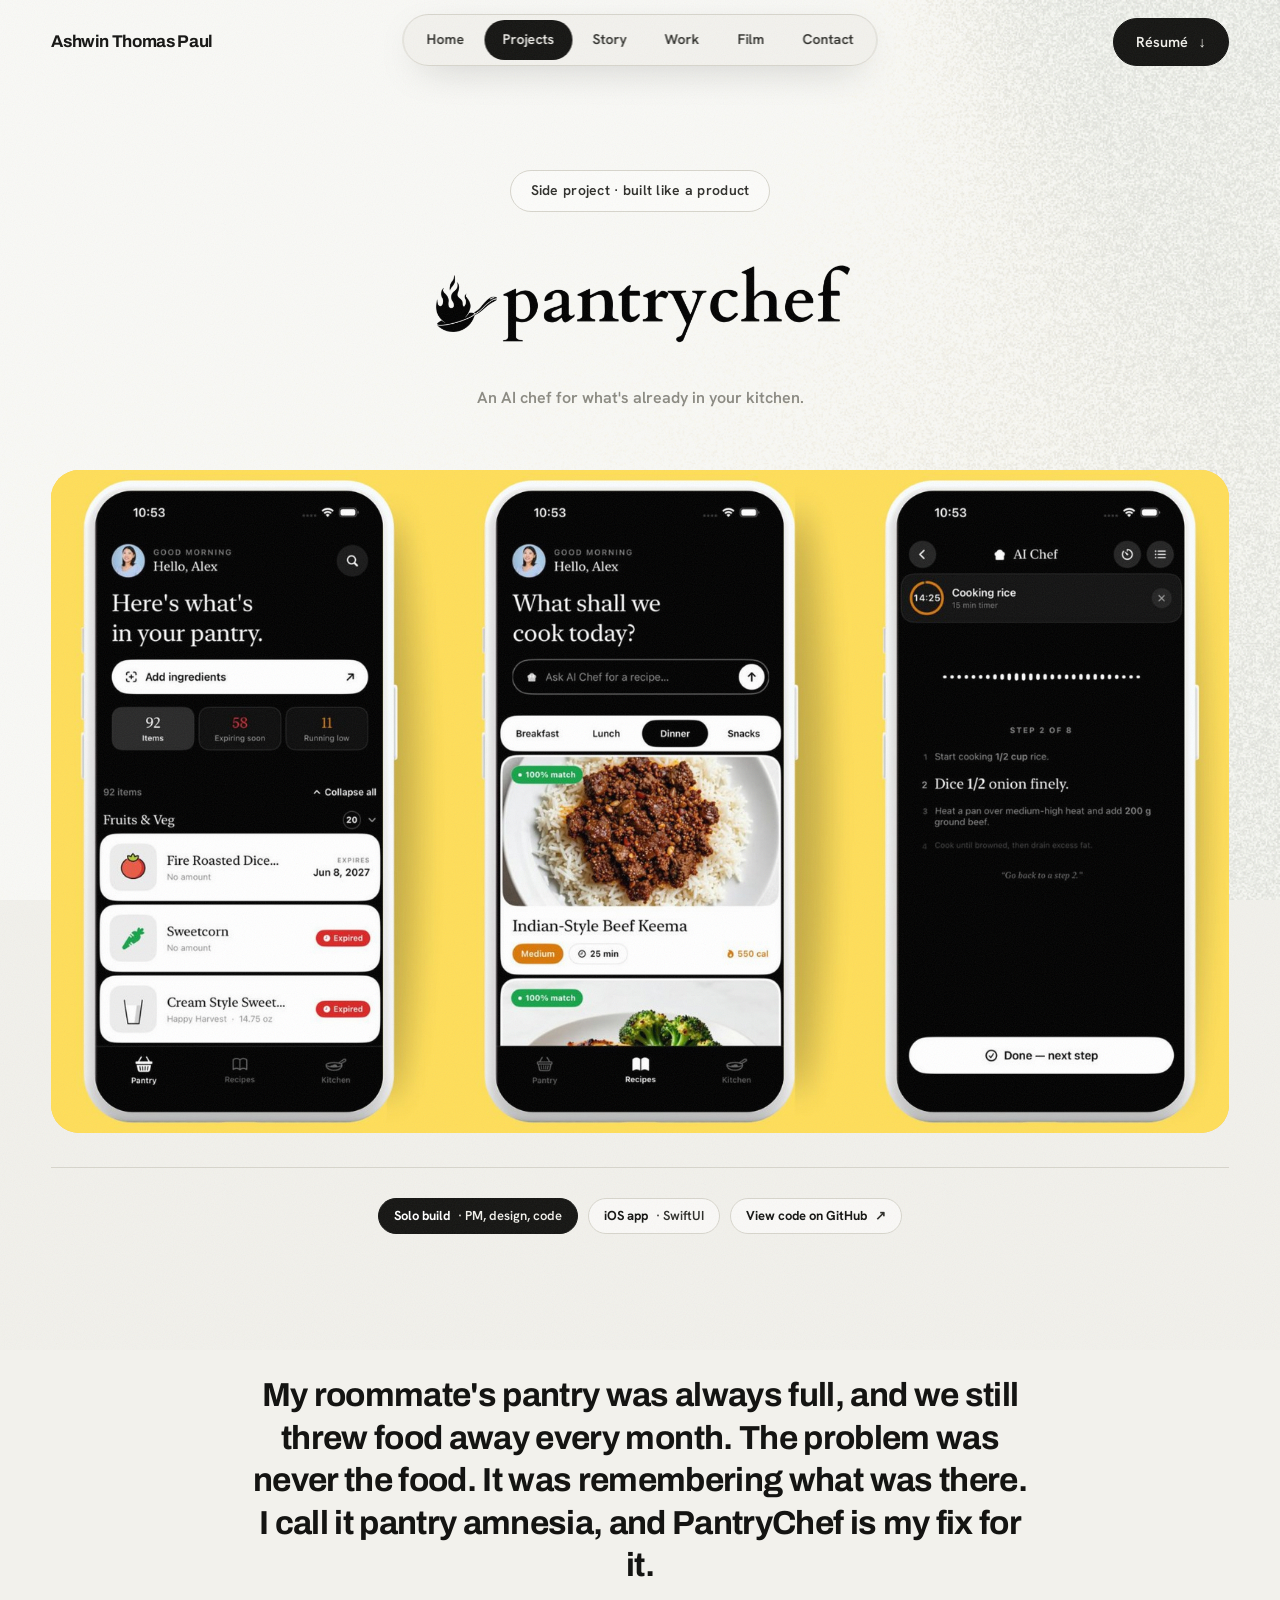
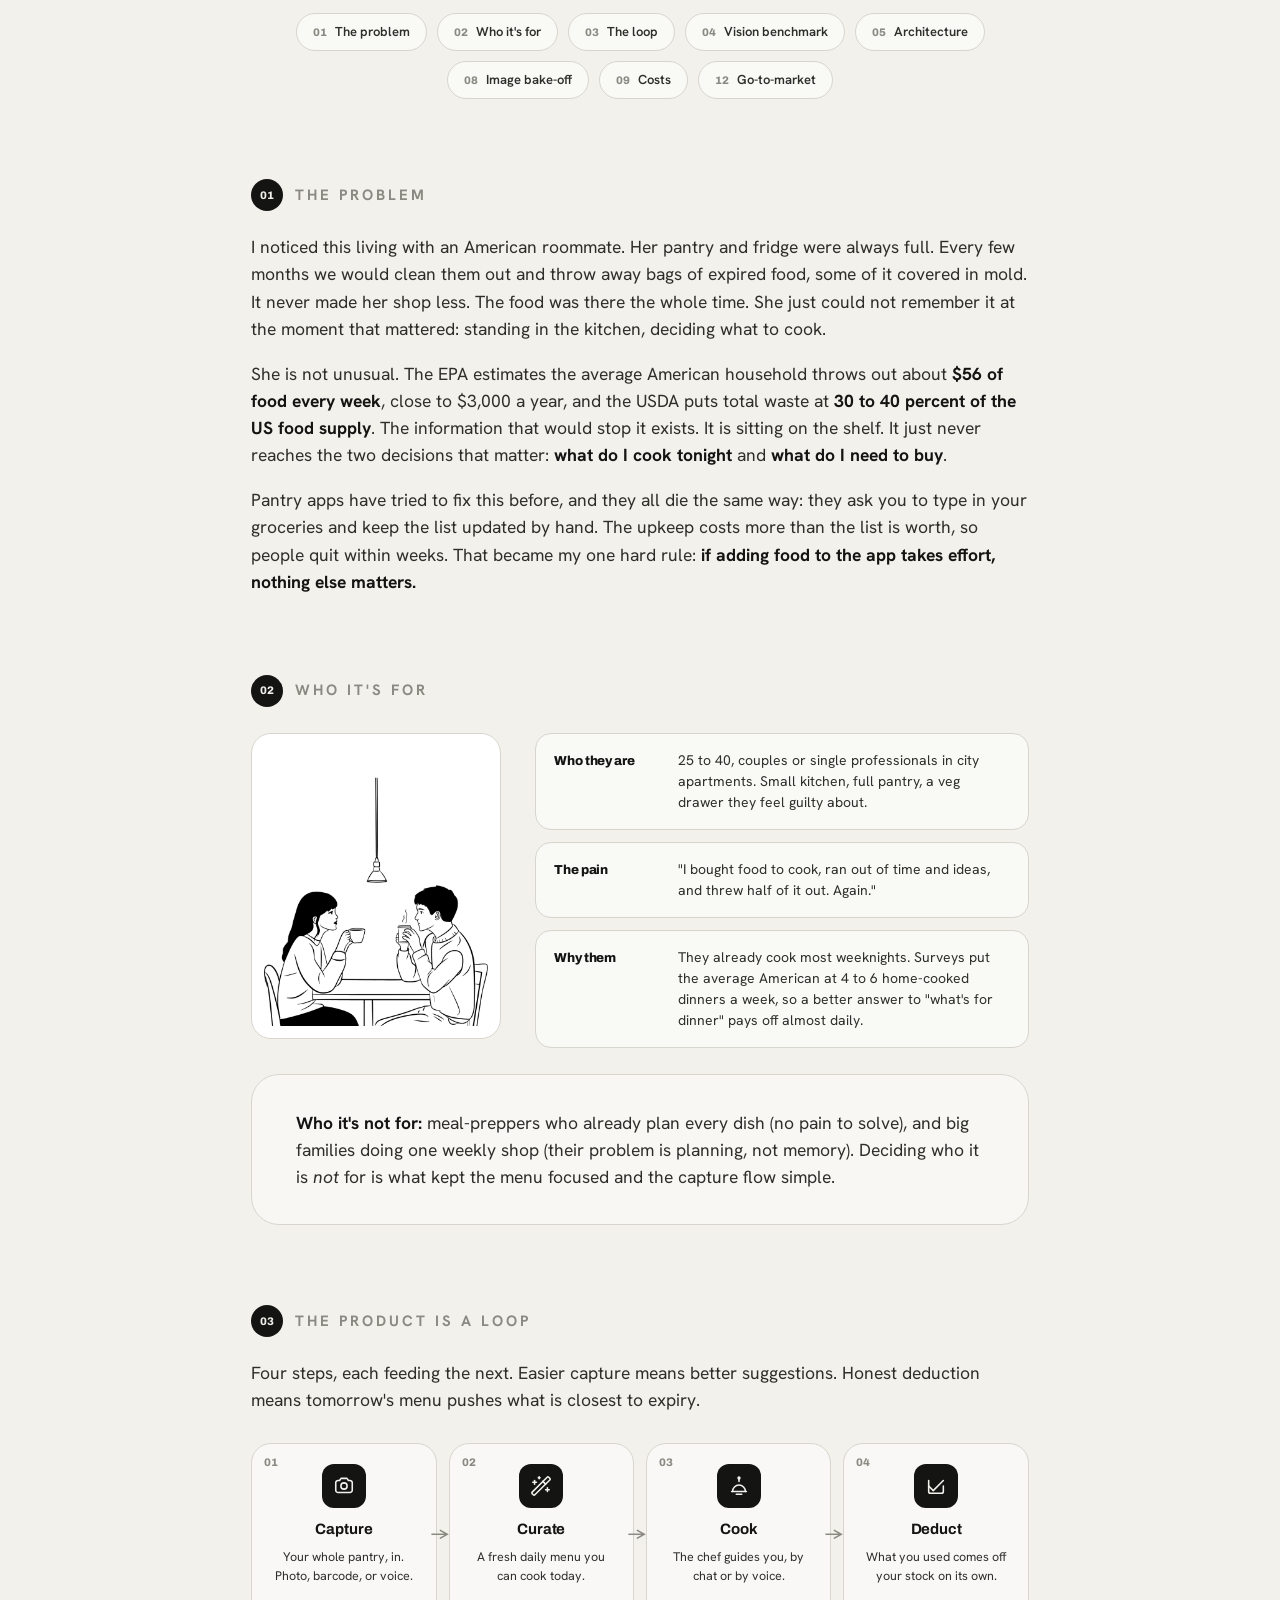
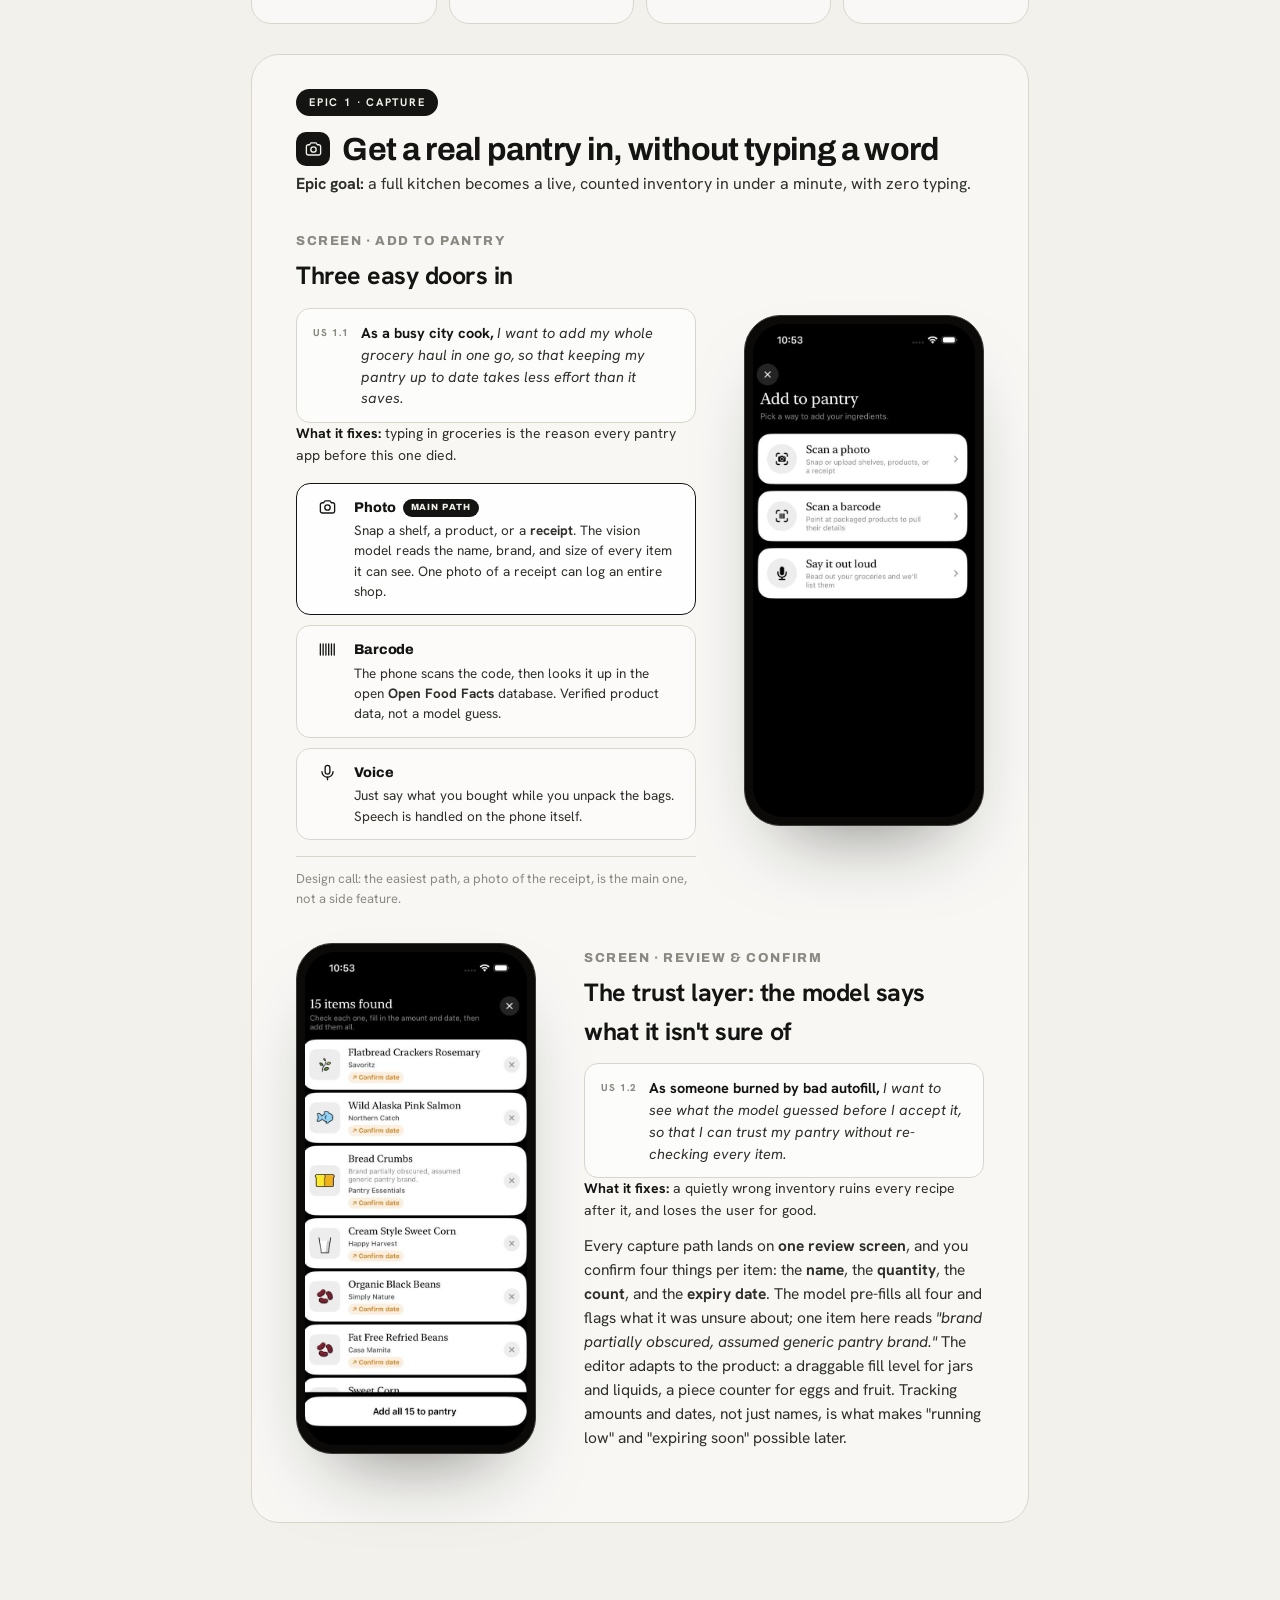
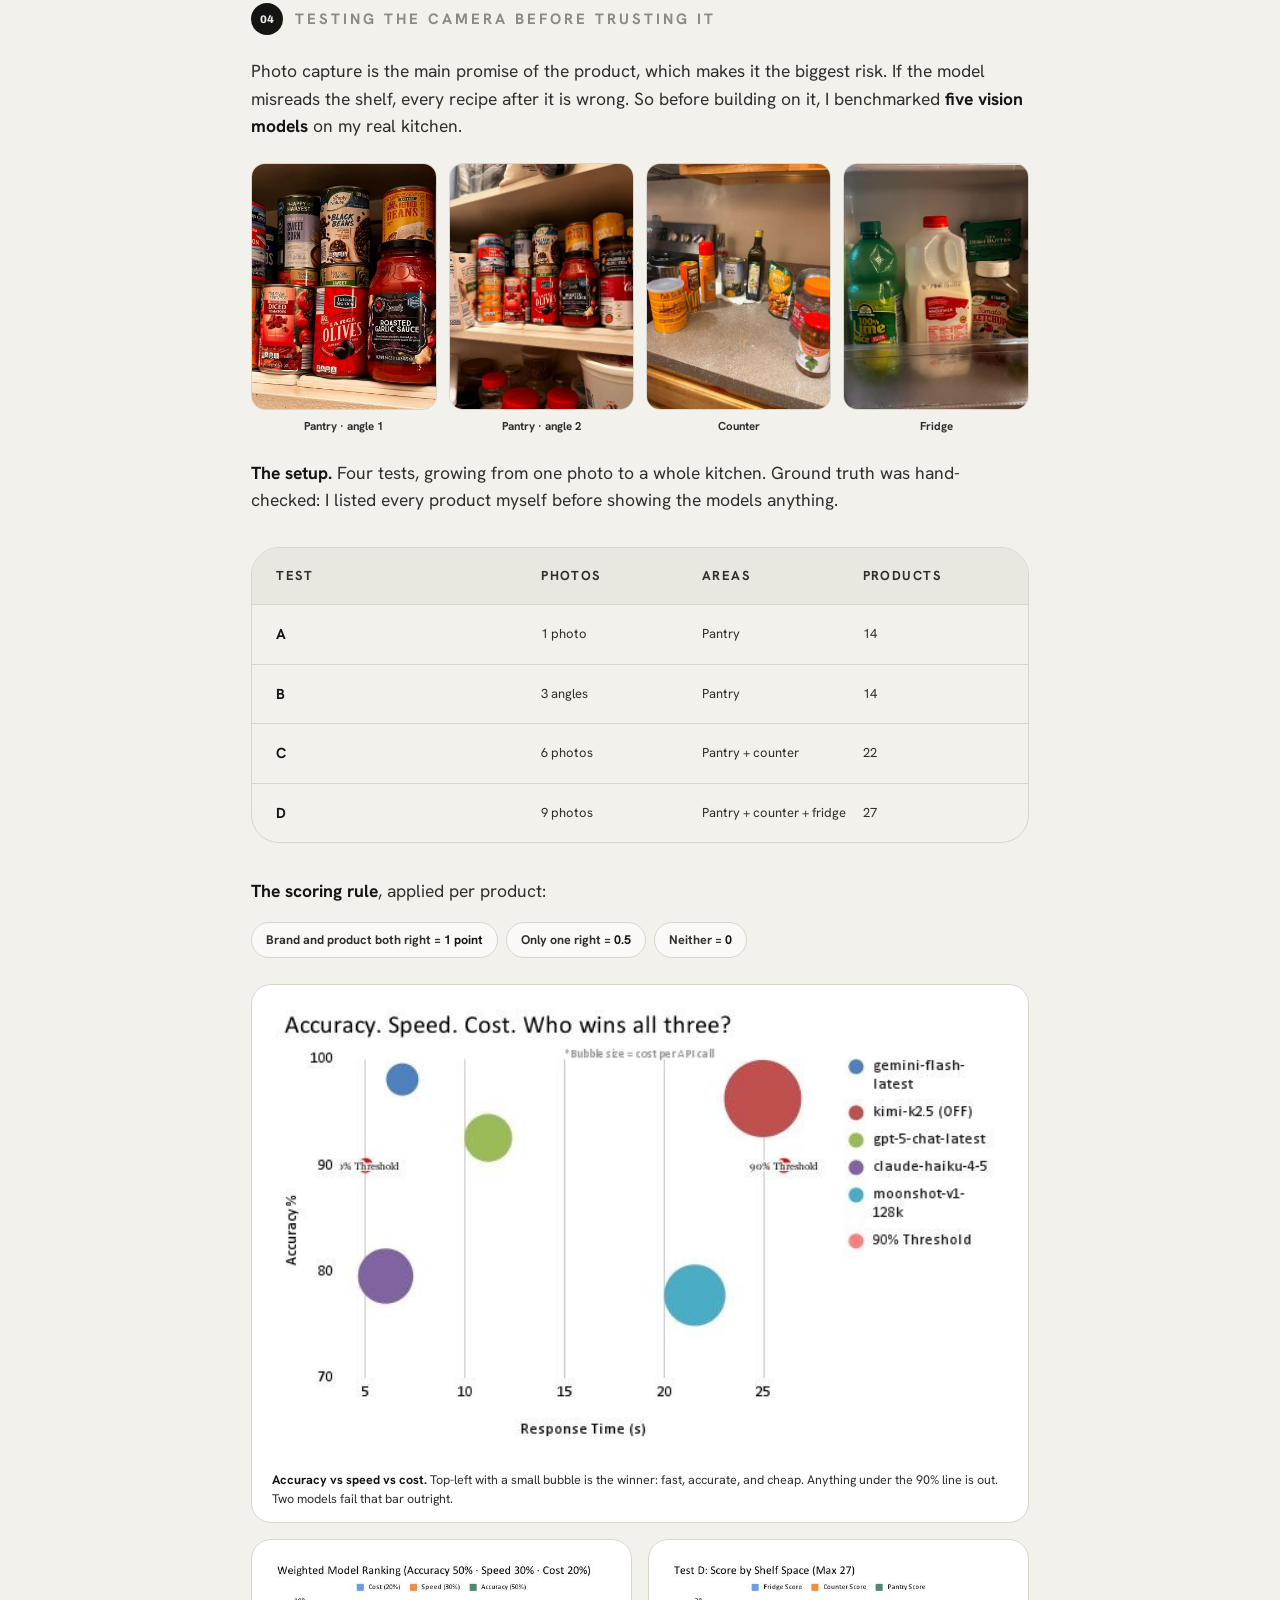
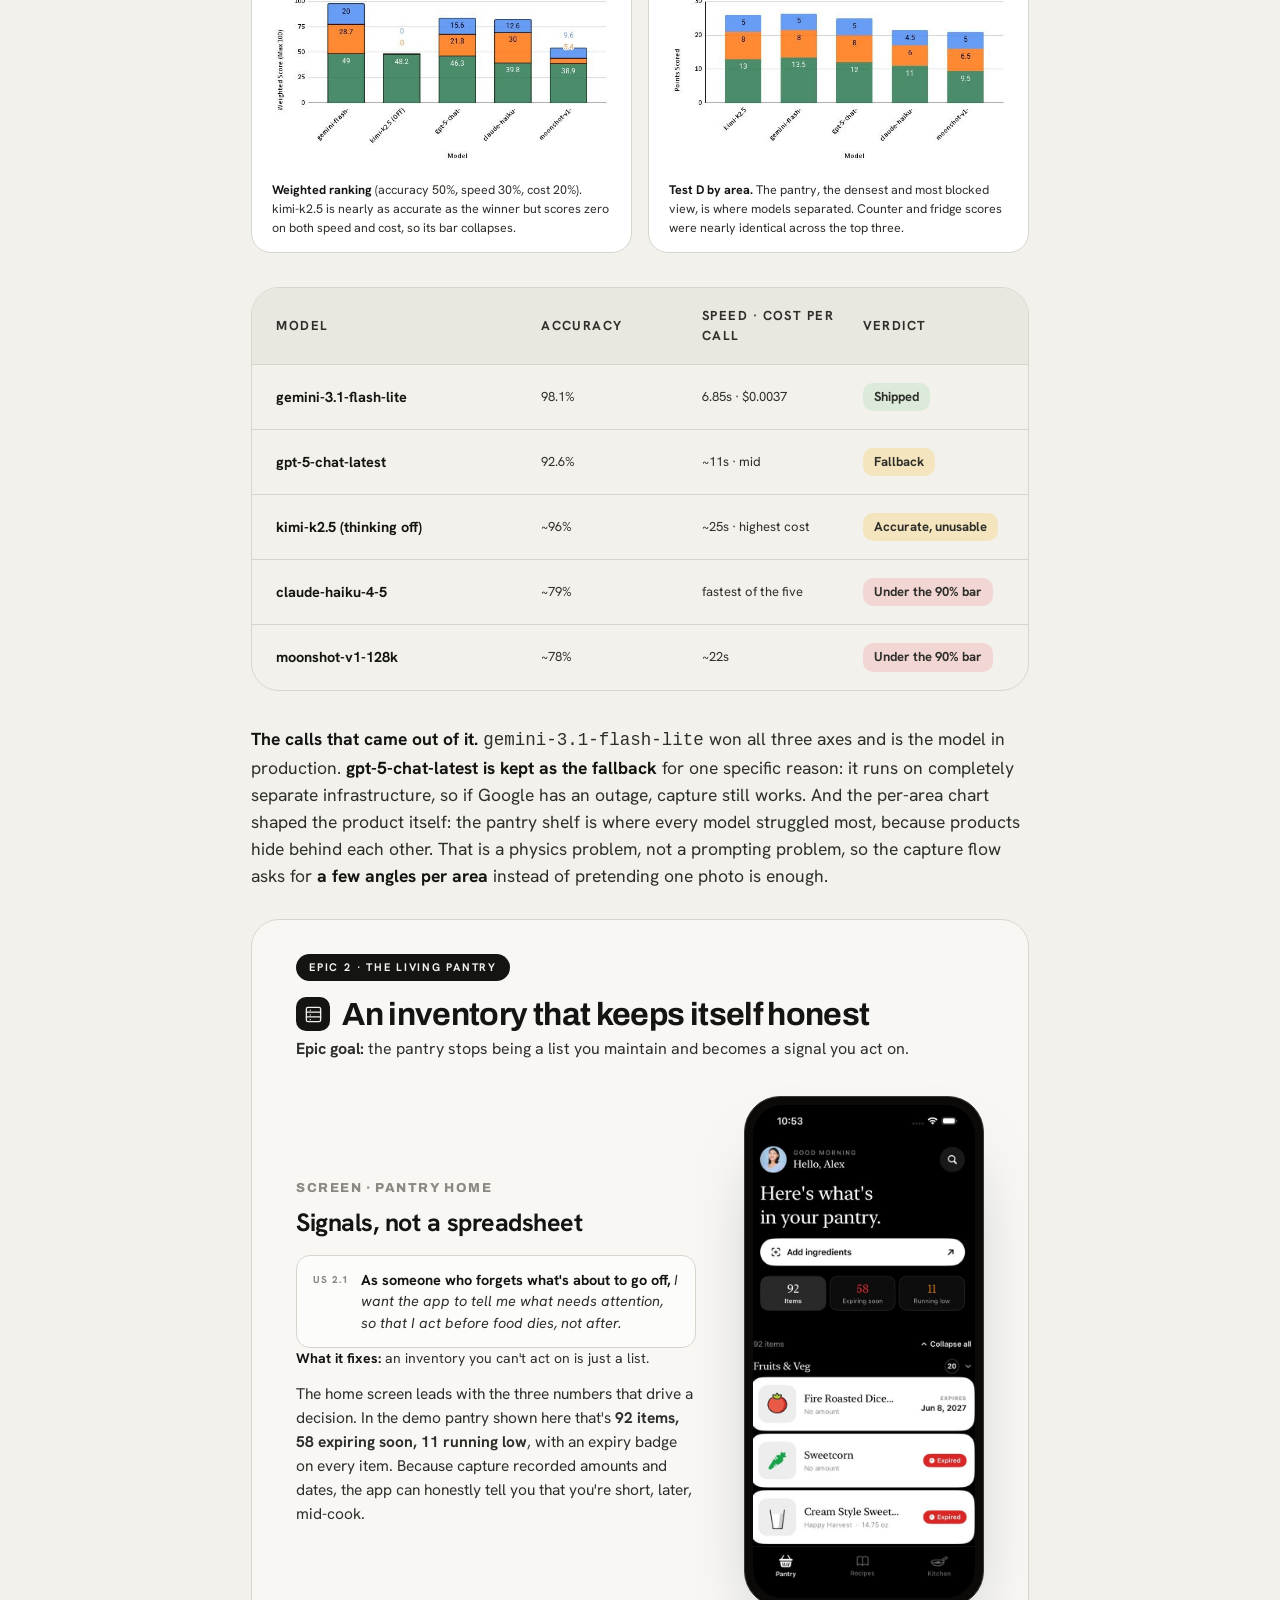
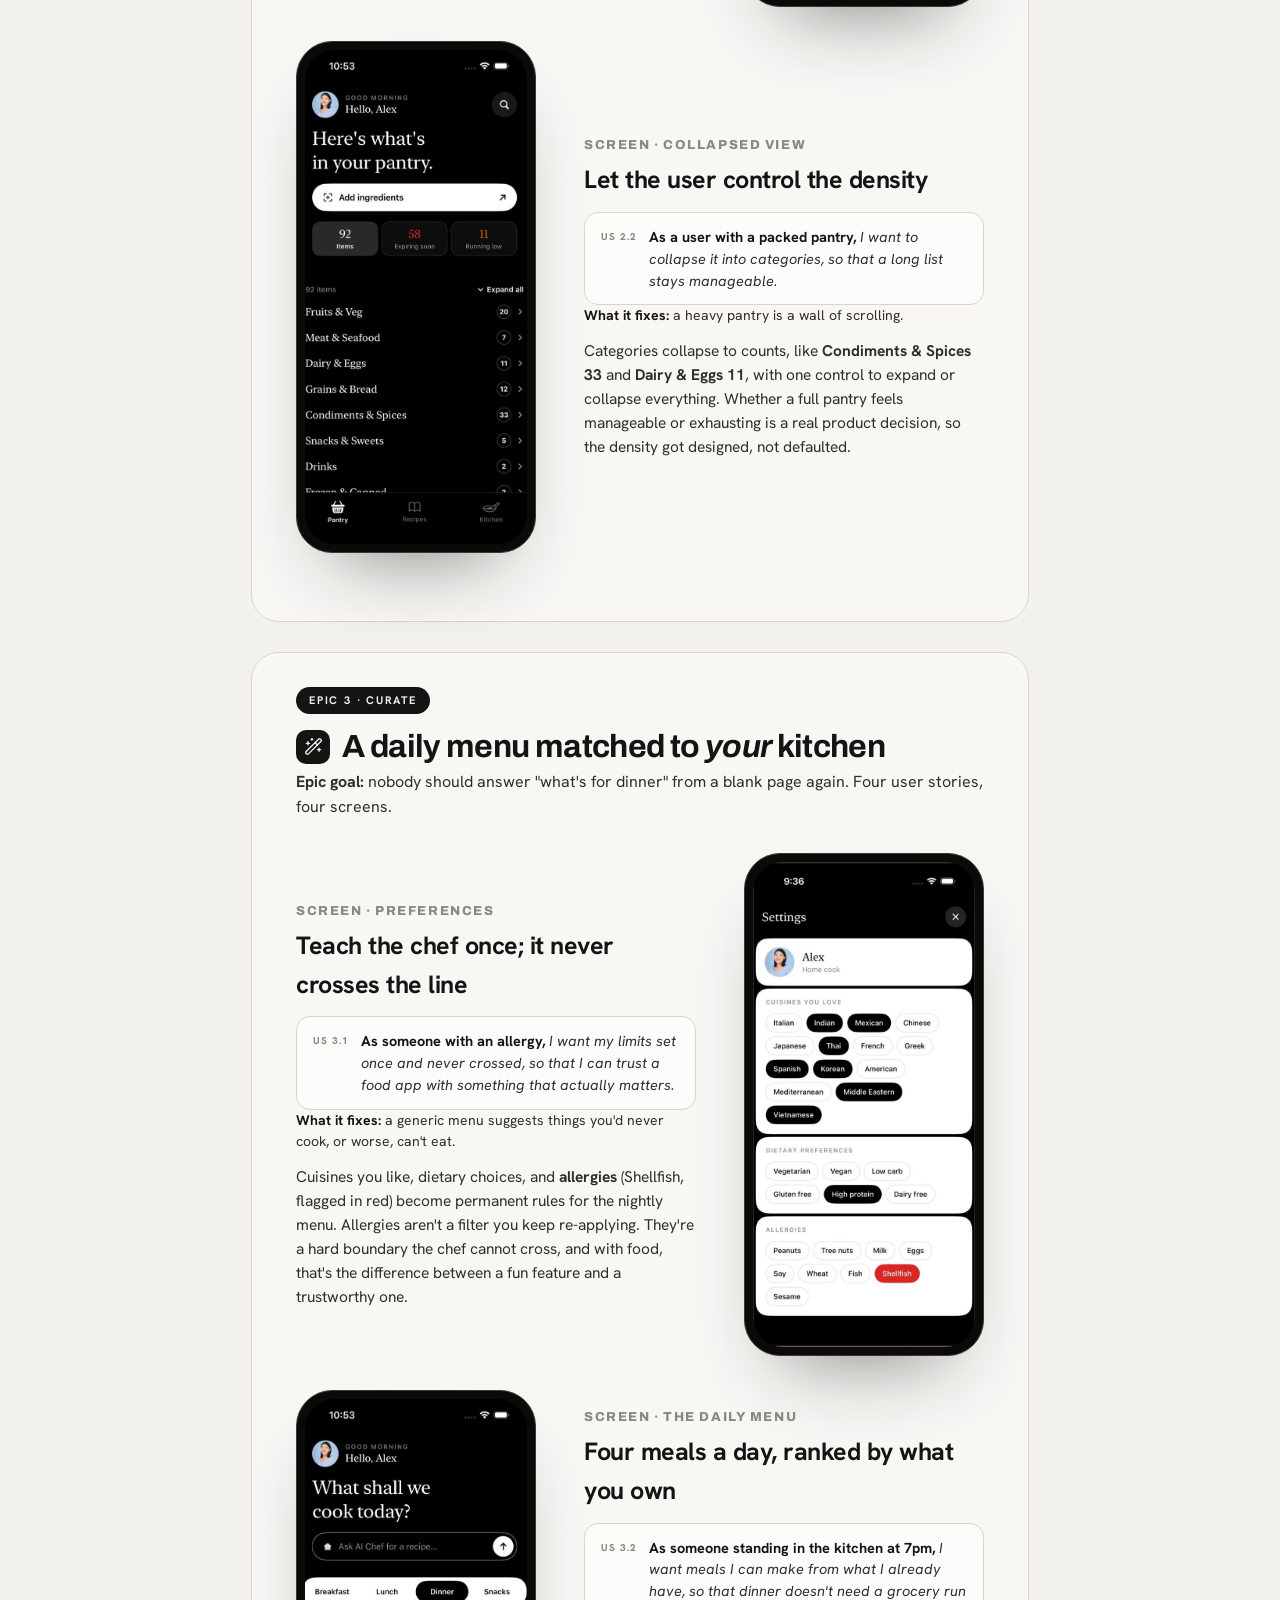
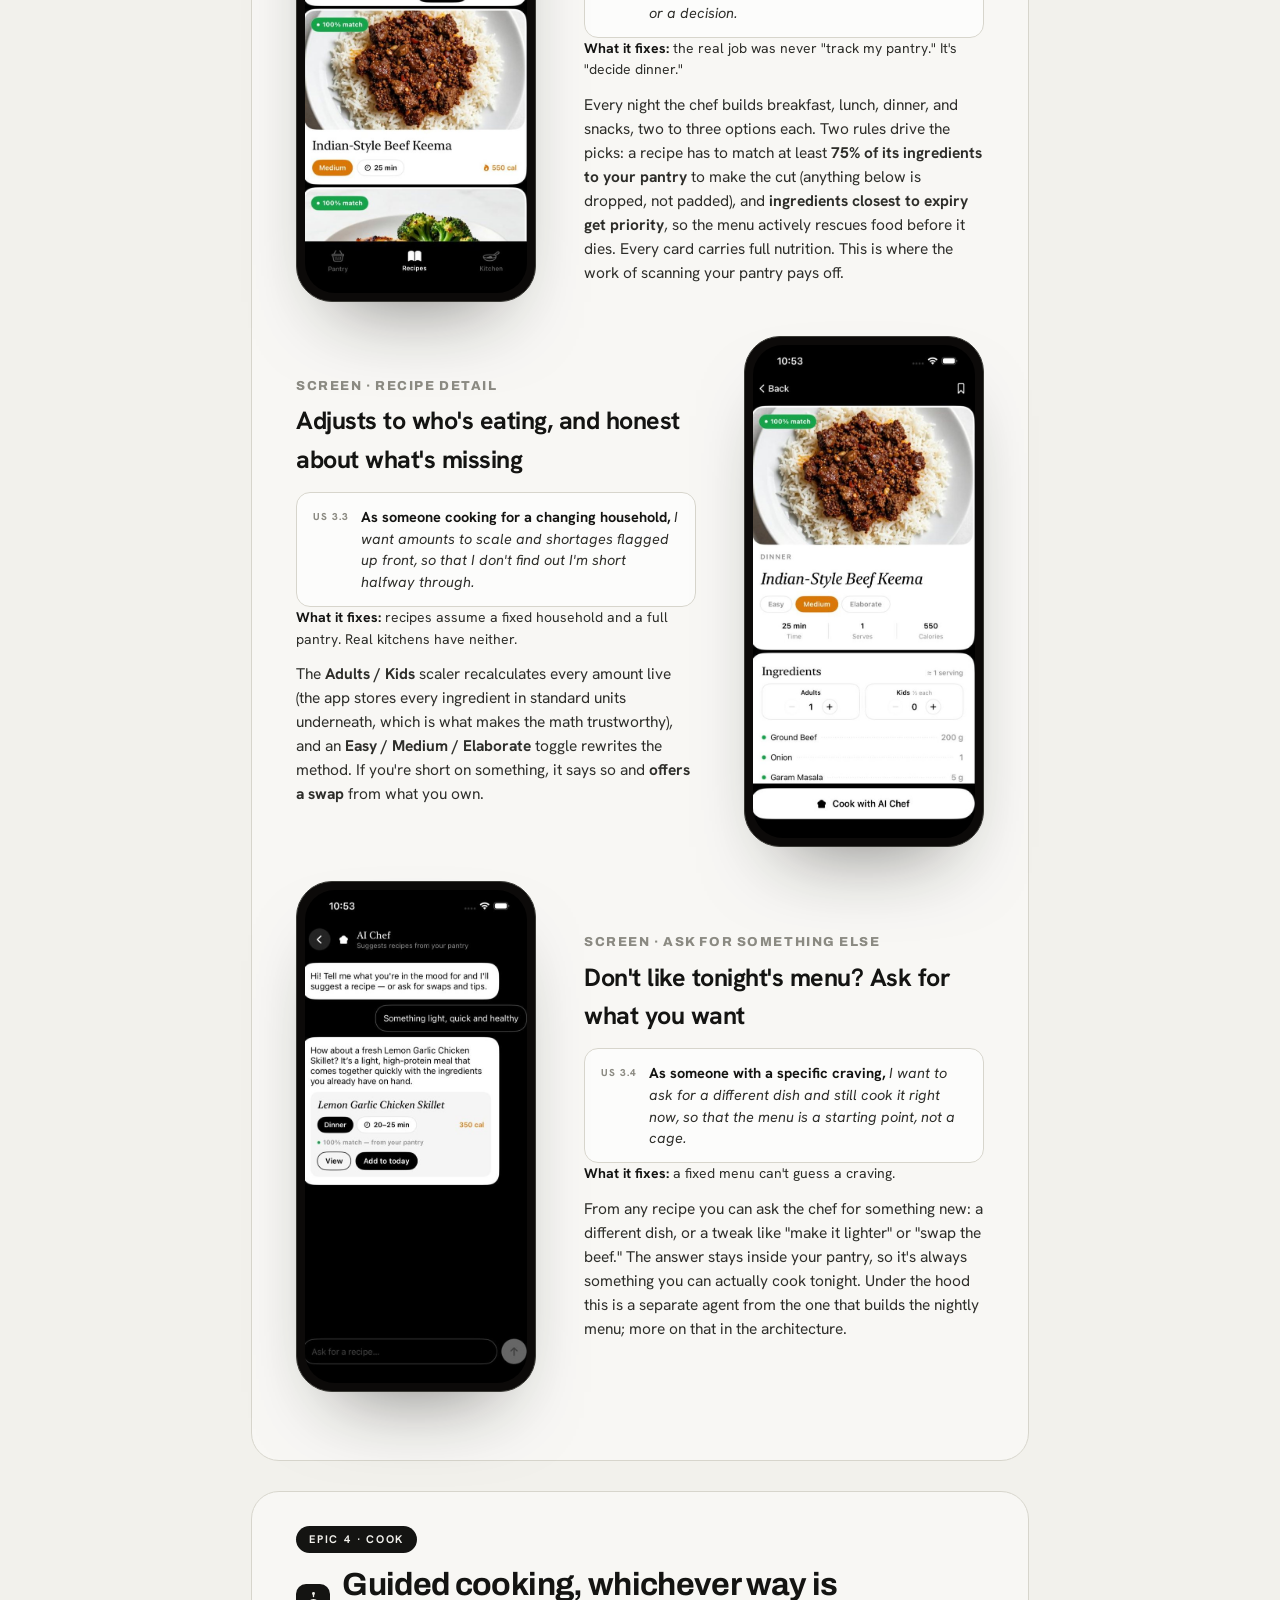
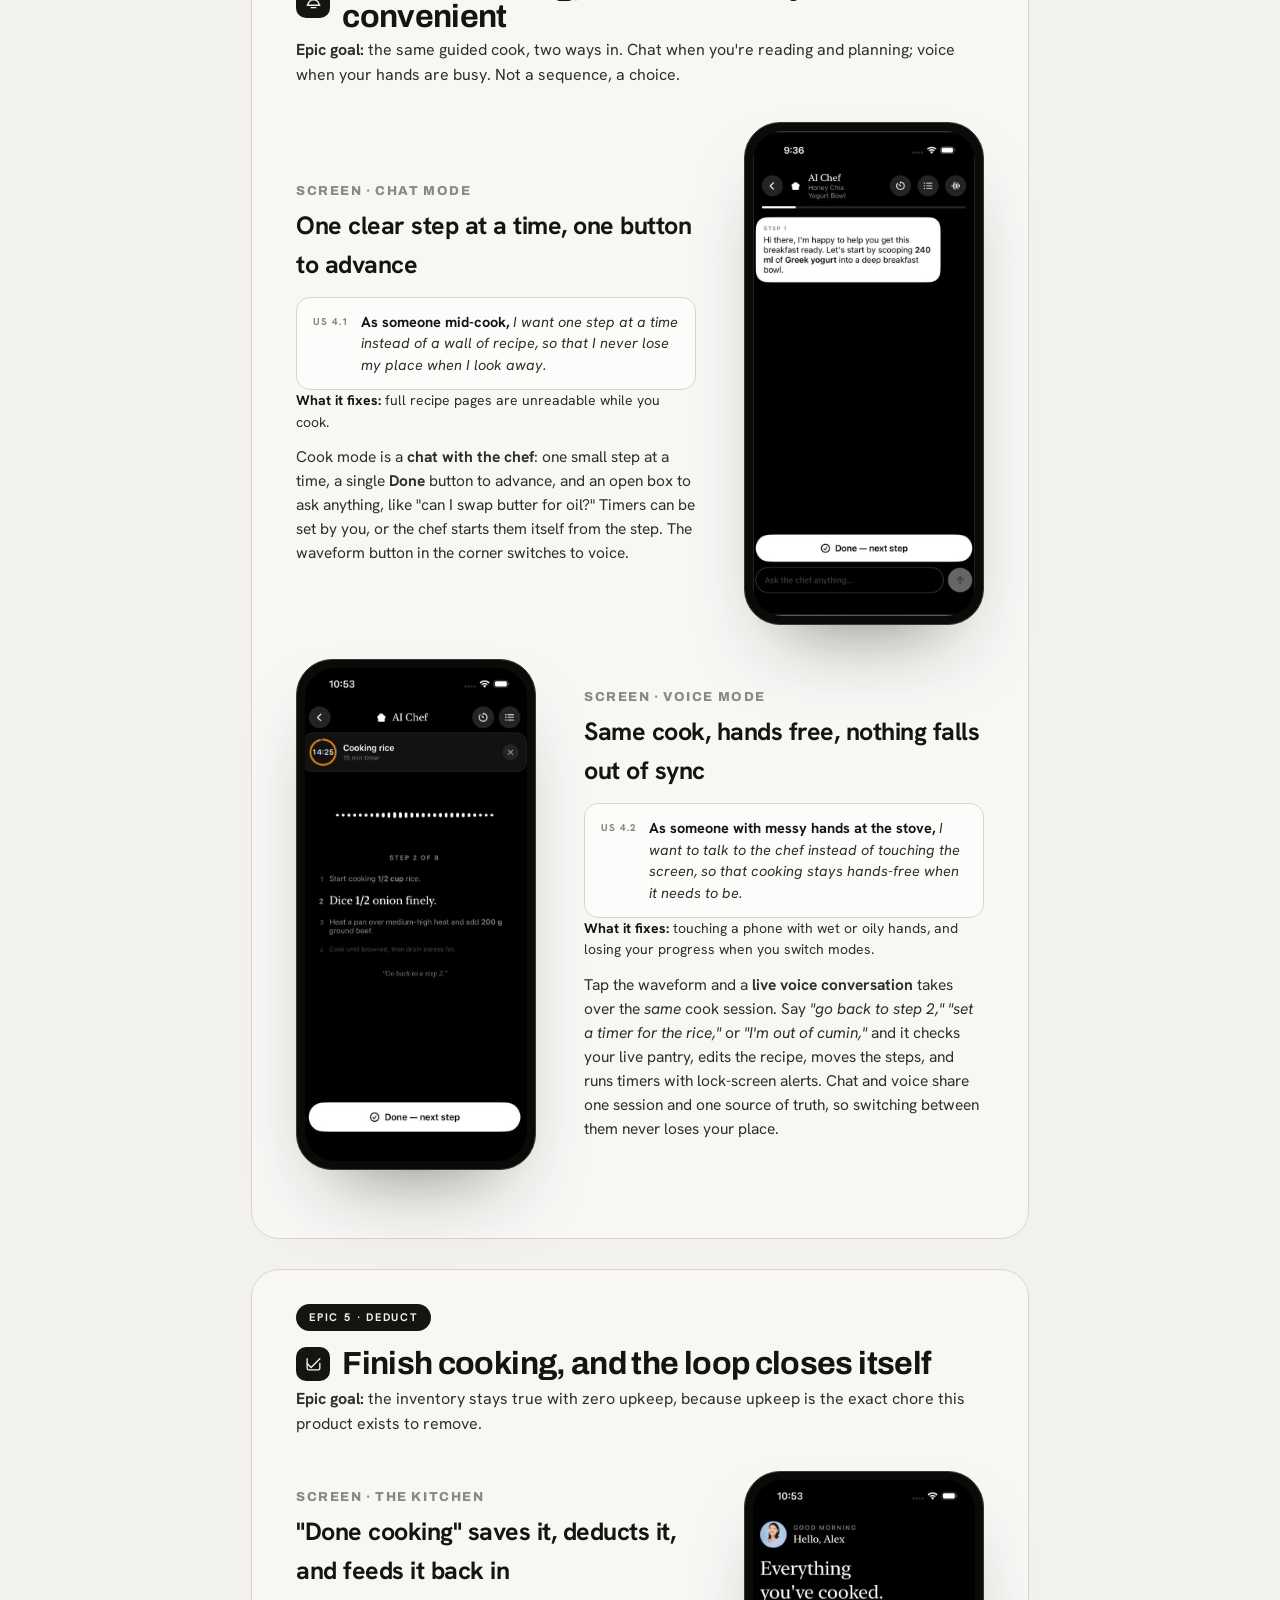
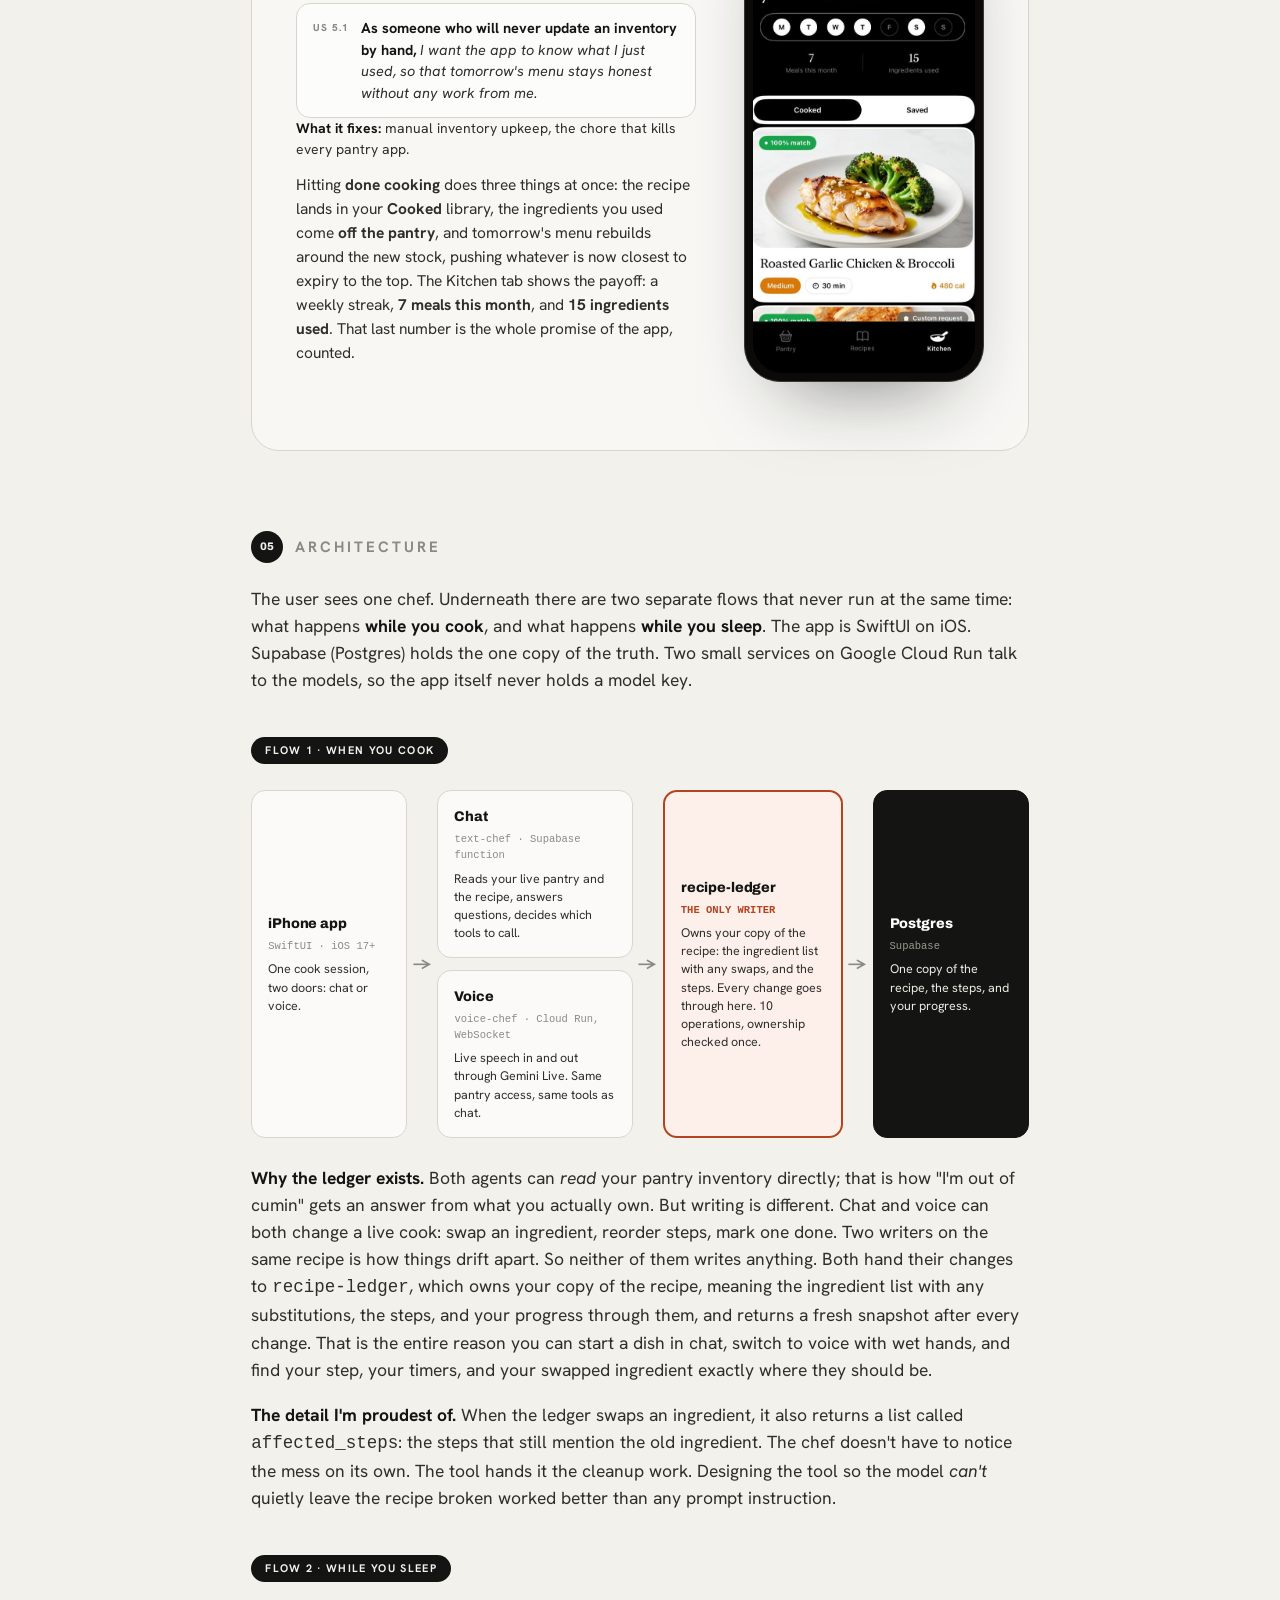
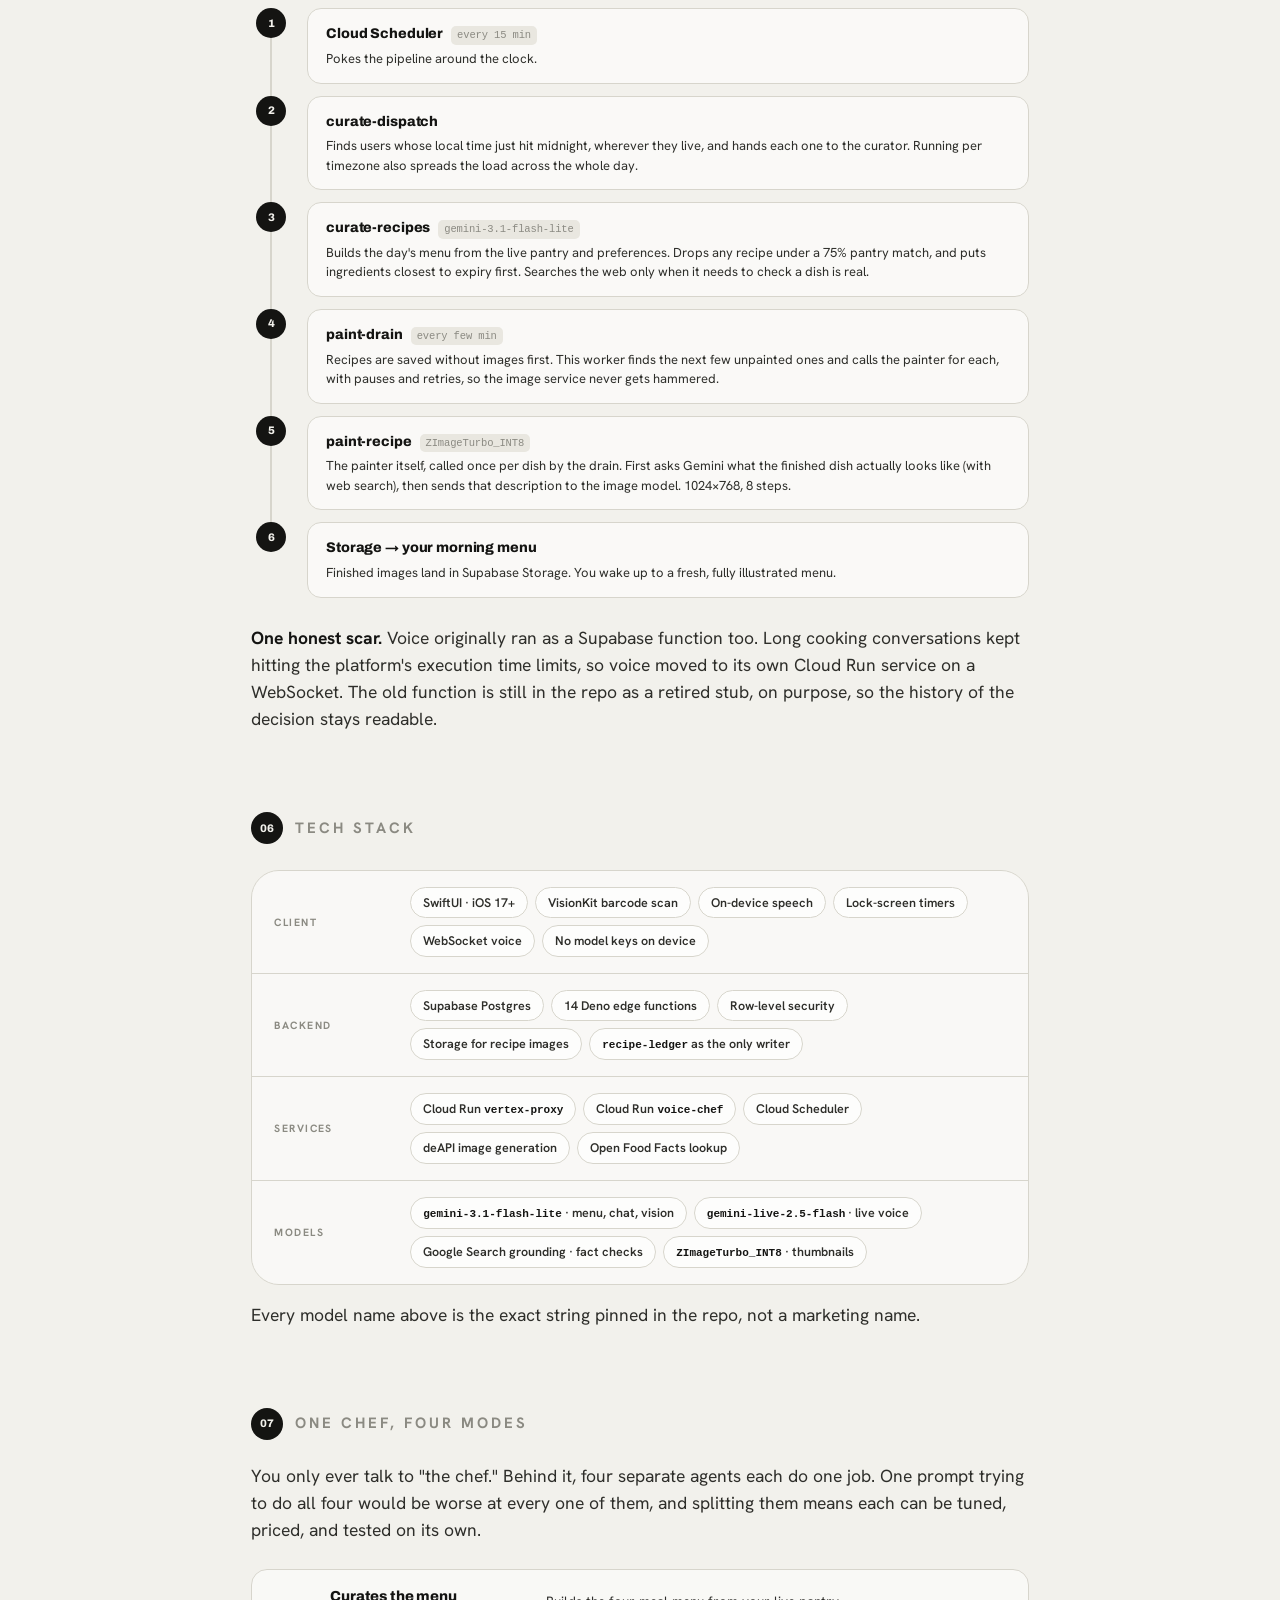
<file: project-pantryhub.html>
<!DOCTYPE html>
<html lang="en">
<head>
<!-- Google tag (gtag.js) -->
<script async src="https://www.googletagmanager.com/gtag/js?id=G-2B3P6VMW9J"></script>
<script>
  window.dataLayer = window.dataLayer || [];
  function gtag(){dataLayer.push(arguments);}
  gtag('js', new Date());

  gtag('config', 'G-2B3P6VMW9J');
</script>

<meta charset="UTF-8" />
<meta name="viewport" content="width=device-width, initial-scale=1.0" />
<meta name="theme-color" content="#f2f1ec" />
<style>html { background-color: #f2f1ec; }</style>
<title>PantryChef · AI Build · Ashwin Thomas Paul</title>
<meta name="description" content="An iOS AI-chef app built end to end: the food-waste problem, a five-model vision benchmark, a four-agent architecture over a single-writer ledger, an image-model bake-off, a real cost model, and a GTM plan." />
<link rel="preconnect" href="https://fonts.googleapis.com" />
<link rel="preconnect" href="https://fonts.gstatic.com" crossorigin />
<link href="https://fonts.googleapis.com/css2?family=Archivo:wght@500;600;700;800;900&family=Hanken+Grotesk:wght@400;500;600;700&display=block" rel="stylesheet" />
<link rel="stylesheet" href="css/style.css" />
</head>
<body>

<div class="filmgrain" aria-hidden="true"></div>
<div class="page-grain" id="grain-page" aria-hidden="true"></div>

<header class="site-head">
  <a class="wordmark" href="index.html">Ashwin Thomas Paul</a>
  <nav class="pill-nav" aria-label="Primary">
    <a href="index.html">Home</a>
    <a href="index.html#projects" class="active">Projects</a>
    <a href="index.html#story">Story</a>
    <a href="index.html#work">Work</a>
    <a href="filmmaking.html">Film</a>
    <a href="index.html#contact">Contact</a>
  </nav>
  <a class="btn btn-ink head-cta" href="assets/resume.pdf" download="Ashwin Thomas Resume 2026.pdf">Résumé <span class="arr">↓</span></a>
</header>

<main>

  <section class="cs-hero">
    <div class="wrap" style="position:relative;z-index:1">
      <div class="tag-pill rise d1">Side project · built like a product </div>
      <h1 class="rise d2" style="margin-top:22px"><img class="cs-hero-logo" src="Compressed/Pantryhub/pantrychef%20logo%20transparent.png" alt="PantryChef" /></h1>
      <p class="cat rise d3">An AI chef for what's already in your kitchen.</p>
      <div class="cs-hero-img rise d4">
        <div class="ph-real contain thumb-yellow" style="aspect-ratio:16/9"><img src="Compressed/Pantryhub/thumbnail.jpg" alt="PantryChef app screens: pantry dashboard, recipe feed, and guided cook mode" /></div>
      </div>

      <div class="cs-strip rise d5">
        <span class="chip solid"><b>Solo build</b> · PM, design, code</span>
        <span class="chip"><b>iOS app</b> · SwiftUI</span>
        <a class="chip" href="https://github.com/majortom-39/pantryhub" target="_blank" rel="noopener"><b>View code on GitHub</b> ↗</a>
      </div>
    </div>
  </section>

  <div class="cs-body">

    <p class="lede">My roommate's pantry was always full, and we still threw food away every month. The problem was never the food. It was remembering what was there. I call it pantry amnesia, and PantryChef is my fix for it.</p>

    <nav class="toc-bar" aria-label="On this page">
      <a href="#problem"><span class="n">01</span> The problem</a>
      <a href="#icp"><span class="n">02</span> Who it's for</a>
      <a href="#loop"><span class="n">03</span> The loop</a>
      <a href="#vision"><span class="n">04</span> Vision benchmark</a>
      <a href="#arch"><span class="n">05</span> Architecture</a>
      <a href="#imagetest"><span class="n">08</span> Image bake-off</a>
      <a href="#costs"><span class="n">09</span> Costs</a>
      <a href="#gtm"><span class="n">12</span> Go-to-market</a>
    </nav>

    <!-- ============ 01 PROBLEM ============ -->
    <div class="cs-sec" id="problem">
      <h3><span class="sec-num">01</span>The problem</h3>
      <p>I noticed this living with an American roommate. Her pantry and fridge were always full. Every few months we would clean them out and throw away bags of expired food, some of it covered in mold. It never made her shop less. The food was there the whole time. She just could not remember it at the moment that mattered: standing in the kitchen, deciding what to cook.</p>
      <p>She is not unusual. The EPA estimates the average American household throws out about <b>$56 of food every week</b>, close to $3,000 a year, and the USDA puts total waste at <b>30 to 40 percent of the US food supply</b>. The information that would stop it exists. It is sitting on the shelf. It just never reaches the two decisions that matter: <b>what do I cook tonight</b> and <b>what do I need to buy</b>.</p>
      <p>Pantry apps have tried to fix this before, and they all die the same way: they ask you to type in your groceries and keep the list updated by hand. The upkeep costs more than the list is worth, so people quit within weeks. That became my one hard rule: <b>if adding food to the app takes effort, nothing else matters.</b></p>
    </div>

    <!-- ============ 02 ICP ============ -->
    <div class="cs-sec" id="icp">
      <h3><span class="sec-num">02</span>Who it's for</h3>
      <div class="icp-hero">
        <div class="icp-art">
          <img src="Compressed/Pantryhub/icp-couples.png" alt="Illustration of a busy urban couple having coffee" />
        </div>
        <div class="icp-rows">
          <div class="irow"><b>Who they are</b><p>25 to 40, couples or single professionals in city apartments. Small kitchen, full pantry, a veg drawer they feel guilty about.</p></div>
          <div class="irow"><b>The pain</b><p>"I bought food to cook, ran out of time and ideas, and threw half of it out. Again."</p></div>
          <div class="irow"><b>Why them</b><p>They already cook most weeknights. Surveys put the average American at 4 to 6 home-cooked dinners a week, so a better answer to "what's for dinner" pays off almost daily.</p></div>
        </div>
      </div>
      <p class="epic" style="margin-top:18px;background:rgba(255,255,255,.45)"><b>Who it's not for:</b> meal-preppers who already plan every dish (no pain to solve), and big families doing one weekly shop (their problem is planning, not memory). Deciding who it is <i>not</i> for is what kept the menu focused and the capture flow simple.</p>
    </div>

    <!-- ============ 03 THE LOOP ============ -->
    <div class="cs-sec" id="loop">
      <h3><span class="sec-num">03</span>The product is a loop</h3>
      <p>Four steps, each feeding the next. Easier capture means better suggestions. Honest deduction means tomorrow's menu pushes what is closest to expiry.</p>
      <div class="loop-row">
        <div class="loop-step">
          <span class="lnum">01</span>
          <div class="licon"><svg viewBox="0 0 24 24"><path d="M3 8.5A2.5 2.5 0 0 1 5.5 6h1.7l1.1-1.8a1 1 0 0 1 .86-.5h5.68a1 1 0 0 1 .86.5L16.8 6h1.7A2.5 2.5 0 0 1 21 8.5v8A2.5 2.5 0 0 1 18.5 19h-13A2.5 2.5 0 0 1 3 16.5z"/><circle cx="12" cy="12" r="3.4"/></svg></div>
          <h4>Capture</h4><p>Your whole pantry, in. Photo, barcode, or voice.</p>
        </div>
        <div class="loop-step">
          <span class="lnum">02</span>
          <div class="licon"><svg viewBox="0 0 24 24"><path d="m21.6 3.6-1.2-1.2a1.2 1.2 0 0 0-1.7 0L2.4 18.7a1.2 1.2 0 0 0 0 1.7l1.2 1.2a1.2 1.2 0 0 0 1.7 0L21.6 5.4a1.2 1.2 0 0 0 0-1.7Z"/><path d="m14 7 3 3"/><path d="M5 6v4"/><path d="M19 14v4"/><path d="M10 2v2"/><path d="M7 8H3"/><path d="M21 16h-4"/><path d="M11 3H9"/></svg></div>
          <h4>Curate</h4><p>A fresh daily menu you can cook today.</p>
        </div>
        <div class="loop-step">
          <span class="lnum">03</span>
          <div class="licon"><svg viewBox="0 0 24 24"><path d="M4 18h16"/><path d="M5 18a7 7 0 0 1 14 0"/><path d="M12 4v3"/><path d="M9 21h6"/><circle cx="12" cy="3.2" r="1"/></svg></div>
          <h4>Cook</h4><p>The chef guides you, by chat or by voice.</p>
        </div>
        <div class="loop-step">
          <span class="lnum">04</span>
          <div class="licon"><svg viewBox="0 0 24 24"><path d="M20 6 9 17l-5-5"/><path d="M20 12v6a2 2 0 0 1-2 2H6a2 2 0 0 1-2-2V6"/></svg></div>
          <h4>Deduct</h4><p>What you used comes off your stock on its own.</p>
        </div>
      </div>
    </div>

    <!-- ============ EPIC 1 CAPTURE ============ -->
    <div class="epic">
      <span class="epic-tag">Epic 1 · Capture</span>
      <div class="epic-head">
        <span class="epic-icon"><svg viewBox="0 0 24 24"><path d="M3 8.5A2.5 2.5 0 0 1 5.5 6h1.7l1.1-1.8a1 1 0 0 1 .86-.5h5.68a1 1 0 0 1 .86.5L16.8 6h1.7A2.5 2.5 0 0 1 21 8.5v8A2.5 2.5 0 0 1 18.5 19h-13A2.5 2.5 0 0 1 3 16.5z"/><circle cx="12" cy="12" r="3.4"/></svg></span>
        <h3>Get a real pantry in, without typing a word</h3>
      </div>
      <p style="font-size:16px;color:var(--ink-2)"><b>Epic goal:</b> a full kitchen becomes a live, counted inventory in under a minute, with zero typing.</p>

      <div class="cs-flow">
        <div class="phone"><img src="Compressed/Pantryhub/1)%20Pantry%20input.jpeg" alt="Add to pantry screen: scan a photo, scan a barcode, or say it out loud" loading="lazy" /></div>
        <div class="flow-copy">
          <div class="step-n">Screen · Add to pantry</div>
          <h4>Three easy doors in</h4>
          <div class="story-item">
            <span class="sid">US 1.1</span>
            <span class="stx"><span class="role">As a busy city cook,</span> I want to add my whole grocery haul in one go, so that keeping my pantry up to date takes less effort than it saves.</span>
          </div>
          <p class="friction"><b>What it fixes:</b> typing in groceries is the reason every pantry app before this one died.</p>
          <div class="doors">
            <div class="door hero-door">
              <span class="dicon"><svg viewBox="0 0 24 24"><path d="M3 8.5A2.5 2.5 0 0 1 5.5 6h1.7l1.1-1.8a1 1 0 0 1 .86-.5h5.68a1 1 0 0 1 .86.5L16.8 6h1.7A2.5 2.5 0 0 1 21 8.5v8A2.5 2.5 0 0 1 18.5 19h-13A2.5 2.5 0 0 1 3 16.5z"/><circle cx="12" cy="12" r="3.4"/></svg></span>
              <div>
                <h5>Photo<span class="badge">Main path</span></h5>
                <p>Snap a shelf, a product, or a <b>receipt</b>. The vision model reads the name, brand, and size of every item it can see. One photo of a receipt can log an entire shop.</p>
              </div>
            </div>
            <div class="door">
              <span class="dicon"><svg viewBox="0 0 24 24"><path d="M3 5v14"/><path d="M6.5 5v14"/><path d="M10 5v14"/><path d="M13.5 5v14"/><path d="M17 5v14"/><path d="M20.5 5v14"/></svg></span>
              <div>
                <h5>Barcode</h5>
                <p>The phone scans the code, then looks it up in the open <b>Open Food Facts</b> database. Verified product data, not a model guess.</p>
              </div>
            </div>
            <div class="door">
              <span class="dicon"><svg viewBox="0 0 24 24"><rect x="9" y="3" width="6" height="11" rx="3"/><path d="M5 11a7 7 0 0 0 14 0"/><path d="M12 18v3"/></svg></span>
              <div>
                <h5>Voice</h5>
                <p>Just say what you bought while you unpack the bags. Speech is handled on the phone itself.</p>
              </div>
            </div>
          </div>
          <p class="screen-note">Design call: the easiest path, a photo of the receipt, is the main one, not a side feature.</p>
        </div>
      </div>

      <div class="cs-flow">
        <div class="phone"><img src="Compressed/Pantryhub/2)%20inventory%20confirmation.jpeg" alt="Review screen: 15 items found, with the model flagging what it was not sure about" loading="lazy" /></div>
        <div class="flow-copy">
          <div class="step-n">Screen · Review &amp; confirm</div>
          <h4>The trust layer: the model says what it isn't sure of</h4>
          <div class="story-item">
            <span class="sid">US 1.2</span>
            <span class="stx"><span class="role">As someone burned by bad autofill,</span> I want to see what the model guessed before I accept it, so that I can trust my pantry without re-checking every item.</span>
          </div>
          <p class="friction"><b>What it fixes:</b> a quietly wrong inventory ruins every recipe after it, and loses the user for good.</p>
          <p>Every capture path lands on <b>one review screen</b>, and you confirm four things per item: the <b>name</b>, the <b>quantity</b>, the <b>count</b>, and the <b>expiry date</b>. The model pre-fills all four and flags what it was unsure about; one item here reads <i>"brand partially obscured, assumed generic pantry brand."</i> The editor adapts to the product: a draggable fill level for jars and liquids, a piece counter for eggs and fruit. Tracking amounts and dates, not just names, is what makes "running low" and "expiring soon" possible later.</p>
        </div>
      </div>
    </div>

    <!-- ============ 04 VISION BENCHMARK ============ -->
    <div class="cs-sec" id="vision">
      <h3><span class="sec-num">04</span>Testing the camera before trusting it</h3>
      <p>Photo capture is the main promise of the product, which makes it the biggest risk. If the model misreads the shelf, every recipe after it is wrong. So before building on it, I benchmarked <b>five vision models</b> on my real kitchen.</p>

      <div class="photo-grid4">
        <figure><div class="pht"><img src="Compressed/Pantryhub/vision-test-shelf.jpg" alt="Pantry shelf, angle 1: densely packed cans and jars" loading="lazy" /></div><figcaption>Pantry · angle 1</figcaption></figure>
        <figure><div class="pht"><img src="Compressed/Pantryhub/vision-pantry-2.jpg" alt="Pantry shelf, angle 2" loading="lazy" /></div><figcaption>Pantry · angle 2</figcaption></figure>
        <figure><div class="pht"><img src="Compressed/Pantryhub/vision-counter.jpg" alt="Kitchen counter with products lined up" loading="lazy" /></div><figcaption>Counter</figcaption></figure>
        <figure><div class="pht"><img src="Compressed/Pantryhub/vision-fridge.jpg" alt="Fridge door shelf with milk, juice, butter, and condiments" loading="lazy" /></div><figcaption>Fridge</figcaption></figure>
      </div>

      <p><b>The setup.</b> Four tests, growing from one photo to a whole kitchen. Ground truth was hand-checked: I listed every product myself before showing the models anything.</p>
      <div class="cs-matrix">
        <div class="row head"><span>Test</span><span>Photos</span><span>Areas</span><span>Products</span></div>
        <div class="row"><span class="feat">A</span><span>1 photo</span><span>Pantry</span><span>14</span></div>
        <div class="row"><span class="feat">B</span><span>3 angles</span><span>Pantry</span><span>14</span></div>
        <div class="row"><span class="feat">C</span><span>6 photos</span><span>Pantry + counter</span><span>22</span></div>
        <div class="row"><span class="feat">D</span><span>9 photos</span><span>Pantry + counter + fridge</span><span>27</span></div>
      </div>
      <p><b>The scoring rule</b>, applied per product:</p>
      <div class="score-rule">
        <span>Brand and product both right = <b>1 point</b></span>
        <span>Only one right = <b>0.5</b></span>
        <span>Neither = <b>0</b></span>
      </div>

      <figure class="chart-card chart-wide">
        <img src="Compressed/Pantryhub/chart-1.jpg" alt="Bubble chart: accuracy versus response time, bubble size is cost per call, with a 90 percent accuracy threshold line" loading="lazy" />
        <figcaption><b>Accuracy vs speed vs cost.</b> Top-left with a small bubble is the winner: fast, accurate, and cheap. Anything under the 90% line is out. Two models fail that bar outright.</figcaption>
      </figure>
      <div class="chart-pair">
        <figure class="chart-card">
          <img src="Compressed/Pantryhub/chart-2.jpg" alt="Weighted model ranking bar chart: accuracy 50 percent, speed 30 percent, cost 20 percent" loading="lazy" />
          <figcaption><b>Weighted ranking</b> (accuracy 50%, speed 30%, cost 20%). kimi-k2.5 is nearly as accurate as the winner but scores zero on both speed and cost, so its bar collapses.</figcaption>
        </figure>
        <figure class="chart-card">
          <img src="Compressed/Pantryhub/chart-3.jpg" alt="Test D score by shelf space: pantry, counter, and fridge scores stacked per model" loading="lazy" />
          <figcaption><b>Test D by area.</b> The pantry, the densest and most blocked view, is where models separated. Counter and fridge scores were nearly identical across the top three.</figcaption>
        </figure>
      </div>

      <div class="cs-matrix">
        <div class="row head"><span>Model</span><span>Accuracy</span><span>Speed · cost per call</span><span>Verdict</span></div>
        <div class="row"><span class="feat">gemini-3.1-flash-lite</span><span>98.1%</span><span>6.85s · $0.0037</span><span class="flag green">Shipped</span></div>
        <div class="row"><span class="feat">gpt-5-chat-latest</span><span>92.6%</span><span>~11s · mid</span><span class="flag yellow">Fallback</span></div>
        <div class="row"><span class="feat">kimi-k2.5 (thinking off)</span><span>~96%</span><span>~25s · highest cost</span><span class="flag yellow">Accurate, unusable</span></div>
        <div class="row"><span class="feat">claude-haiku-4-5</span><span>~79%</span><span>fastest of the five</span><span class="flag red">Under the 90% bar</span></div>
        <div class="row"><span class="feat">moonshot-v1-128k</span><span>~78%</span><span>~22s</span><span class="flag red">Under the 90% bar</span></div>
      </div>

      <p><b>The calls that came out of it.</b> <code>gemini-3.1-flash-lite</code> won all three axes and is the model in production. <b>gpt-5-chat-latest is kept as the fallback</b> for one specific reason: it runs on completely separate infrastructure, so if Google has an outage, capture still works. And the per-area chart shaped the product itself: the pantry shelf is where every model struggled most, because products hide behind each other. That is a physics problem, not a prompting problem, so the capture flow asks for <b>a few angles per area</b> instead of pretending one photo is enough.</p>
    </div>

    <!-- ============ EPIC 2 PANTRY ============ -->
    <div class="epic">
      <span class="epic-tag">Epic 2 · The living pantry</span>
      <div class="epic-head">
        <span class="epic-icon"><svg viewBox="0 0 24 24"><rect x="3" y="3" width="18" height="18" rx="2"/><path d="M3 9h18"/><path d="M3 15h18"/><path d="M8 6.5h.01"/><path d="M8 12.5h.01"/><path d="M8 18.5h.01"/></svg></span>
        <h3>An inventory that keeps itself honest</h3>
      </div>
      <p style="font-size:16px;color:var(--ink-2)"><b>Epic goal:</b> the pantry stops being a list you maintain and becomes a signal you act on.</p>

      <div class="cs-flow">
        <div class="phone"><img src="Compressed/Pantryhub/3)%20virtual%20pantry%20page.jpeg" alt="Pantry home: 92 items, 58 expiring soon, 11 running low, with expiry badges" loading="lazy" /></div>
        <div class="flow-copy">
          <div class="step-n">Screen · Pantry home</div>
          <h4>Signals, not a spreadsheet</h4>
          <div class="story-item">
            <span class="sid">US 2.1</span>
            <span class="stx"><span class="role">As someone who forgets what's about to go off,</span> I want the app to tell me what needs attention, so that I act before food dies, not after.</span>
          </div>
          <p class="friction"><b>What it fixes:</b> an inventory you can't act on is just a list.</p>
          <p>The home screen leads with the three numbers that drive a decision. In the demo pantry shown here that's <b>92 items, 58 expiring soon, 11 running low</b>, with an expiry badge on every item. Because capture recorded amounts and dates, the app can honestly tell you that you're short, later, mid-cook.</p>
        </div>
      </div>

      <div class="cs-flow">
        <div class="phone"><img src="Compressed/Pantryhub/3.1)%20pantry%20page%20collapsed%20view.jpeg" alt="Collapsed pantry: categories with counts, expand or collapse all" loading="lazy" /></div>
        <div class="flow-copy">
          <div class="step-n">Screen · Collapsed view</div>
          <h4>Let the user control the density</h4>
          <div class="story-item">
            <span class="sid">US 2.2</span>
            <span class="stx"><span class="role">As a user with a packed pantry,</span> I want to collapse it into categories, so that a long list stays manageable.</span>
          </div>
          <p class="friction"><b>What it fixes:</b> a heavy pantry is a wall of scrolling.</p>
          <p>Categories collapse to counts, like <b>Condiments &amp; Spices 33</b> and <b>Dairy &amp; Eggs 11</b>, with one control to expand or collapse everything. Whether a full pantry feels manageable or exhausting is a real product decision, so the density got designed, not defaulted.</p>
        </div>
      </div>
    </div>

    <!-- ============ EPIC 3 CURATE ============ -->
    <div class="epic">
      <span class="epic-tag">Epic 3 · Curate</span>
      <div class="epic-head">
        <span class="epic-icon"><svg viewBox="0 0 24 24"><path d="m21.6 3.6-1.2-1.2a1.2 1.2 0 0 0-1.7 0L2.4 18.7a1.2 1.2 0 0 0 0 1.7l1.2 1.2a1.2 1.2 0 0 0 1.7 0L21.6 5.4a1.2 1.2 0 0 0 0-1.7Z"/><path d="m14 7 3 3"/><path d="M5 6v4"/><path d="M19 14v4"/><path d="M10 2v2"/><path d="M7 8H3"/><path d="M21 16h-4"/><path d="M11 3H9"/></svg></span>
        <h3>A daily menu matched to <i>your</i> kitchen</h3>
      </div>
      <p style="font-size:16px;color:var(--ink-2)"><b>Epic goal:</b> nobody should answer "what's for dinner" from a blank page again. Four user stories, four screens.</p>

      <div class="cs-flow">
        <div class="phone"><img src="Compressed/Pantryhub/8)%20this%20is%20the%20settings%20page%20where%20uses%20can%20set%20preferences%20so%20the%20chef%20curates%20only%20with%20this%20knowledge.jpeg" alt="Preferences: cuisines, dietary preferences, and allergies that shape the daily menu" loading="lazy" /></div>
        <div class="flow-copy">
          <div class="step-n">Screen · Preferences</div>
          <h4>Teach the chef once; it never crosses the line</h4>
          <div class="story-item">
            <span class="sid">US 3.1</span>
            <span class="stx"><span class="role">As someone with an allergy,</span> I want my limits set once and never crossed, so that I can trust a food app with something that actually matters.</span>
          </div>
          <p class="friction"><b>What it fixes:</b> a generic menu suggests things you'd never cook, or worse, can't eat.</p>
          <p>Cuisines you like, dietary choices, and <b>allergies</b> (Shellfish, flagged in red) become permanent rules for the nightly menu. Allergies aren't a filter you keep re-applying. They're a hard boundary the chef cannot cross, and with food, that's the difference between a fun feature and a trustworthy one.</p>
        </div>
      </div>

      <div class="cs-flow">
        <div class="phone"><img src="Compressed/Pantryhub/4)%20ai%20chef%20curates%20recipes%20from%20the%20pantry.jpeg" alt="Recipe feed: breakfast, lunch, dinner, snacks, with match percentages from your pantry" loading="lazy" /></div>
        <div class="flow-copy">
          <div class="step-n">Screen · The daily menu</div>
          <h4>Four meals a day, ranked by what you own</h4>
          <div class="story-item">
            <span class="sid">US 3.2</span>
            <span class="stx"><span class="role">As someone standing in the kitchen at 7pm,</span> I want meals I can make from what I already have, so that dinner doesn't need a grocery run or a decision.</span>
          </div>
          <p class="friction"><b>What it fixes:</b> the real job was never "track my pantry." It's "decide dinner."</p>
          <p>Every night the chef builds breakfast, lunch, dinner, and snacks, two to three options each. Two rules drive the picks: a recipe has to match at least <b>75% of its ingredients to your pantry</b> to make the cut (anything below is dropped, not padded), and <b>ingredients closest to expiry get priority</b>, so the menu actively rescues food before it dies. Every card carries full nutrition. This is where the work of scanning your pantry pays off.</p>
        </div>
      </div>

      <div class="cs-flow">
        <div class="phone"><img src="Compressed/Pantryhub/5)%20recipe%20detailed%20page.jpeg" alt="Recipe detail: difficulty toggle and an Adults and Kids serving scaler that recalculates ingredients" loading="lazy" /></div>
        <div class="flow-copy">
          <div class="step-n">Screen · Recipe detail</div>
          <h4>Adjusts to who's eating, and honest about what's missing</h4>
          <div class="story-item">
            <span class="sid">US 3.3</span>
            <span class="stx"><span class="role">As someone cooking for a changing household,</span> I want amounts to scale and shortages flagged up front, so that I don't find out I'm short halfway through.</span>
          </div>
          <p class="friction"><b>What it fixes:</b> recipes assume a fixed household and a full pantry. Real kitchens have neither.</p>
          <p>The <b>Adults / Kids</b> scaler recalculates every amount live (the app stores every ingredient in standard units underneath, which is what makes the math trustworthy), and an <b>Easy / Medium / Elaborate</b> toggle rewrites the method. If you're short on something, it says so and <b>offers a swap</b> from what you own.</p>
        </div>
      </div>

      <div class="cs-flow">
        <div class="phone"><img src="Compressed/Pantryhub/5)%20even%20request%20for%20custom%20recipes.jpeg" alt="Custom request screen: ask for a specific dish, still limited to your pantry" loading="lazy" /></div>
        <div class="flow-copy">
          <div class="step-n">Screen · Ask for something else</div>
          <h4>Don't like tonight's menu? Ask for what you want</h4>
          <div class="story-item">
            <span class="sid">US 3.4</span>
            <span class="stx"><span class="role">As someone with a specific craving,</span> I want to ask for a different dish and still cook it right now, so that the menu is a starting point, not a cage.</span>
          </div>
          <p class="friction"><b>What it fixes:</b> a fixed menu can't guess a craving.</p>
          <p>From any recipe you can ask the chef for something new: a different dish, or a tweak like "make it lighter" or "swap the beef." The answer stays inside your pantry, so it's always something you can actually cook tonight. Under the hood this is a separate agent from the one that builds the nightly menu; more on that in the architecture.</p>
        </div>
      </div>
    </div>

    <!-- ============ EPIC 4 COOK ============ -->
    <div class="epic">
      <span class="epic-tag">Epic 4 · Cook</span>
      <div class="epic-head">
        <span class="epic-icon"><svg viewBox="0 0 24 24"><path d="M4 18h16"/><path d="M5 18a7 7 0 0 1 14 0"/><path d="M12 4v3"/><path d="M9 21h6"/><circle cx="12" cy="3.2" r="1"/></svg></span>
        <h3>Guided cooking, whichever way is convenient</h3>
      </div>
      <p style="font-size:16px;color:var(--ink-2)"><b>Epic goal:</b> the same guided cook, two ways in. Chat when you're reading and planning; voice when your hands are busy. Not a sequence, a choice.</p>

      <div class="cs-flow">
        <div class="phone"><img src="Compressed/Pantryhub/6.0)%20chat%20mode%20with%20chef%20this%20comes%20first%20in%20the%20flow%20fyi.jpeg" alt="Chat mode: step-by-step chat with one Done button, timers, and a voice toggle" loading="lazy" /></div>
        <div class="flow-copy">
          <div class="step-n">Screen · Chat mode</div>
          <h4>One clear step at a time, one button to advance</h4>
          <div class="story-item">
            <span class="sid">US 4.1</span>
            <span class="stx"><span class="role">As someone mid-cook,</span> I want one step at a time instead of a wall of recipe, so that I never lose my place when I look away.</span>
          </div>
          <p class="friction"><b>What it fixes:</b> full recipe pages are unreadable while you cook.</p>
          <p>Cook mode is a <b>chat with the chef</b>: one small step at a time, a single <b>Done</b> button to advance, and an open box to ask anything, like "can I swap butter for oil?" Timers can be set by you, or the chef starts them itself from the step. The waveform button in the corner switches to voice.</p>
        </div>
      </div>

      <div class="cs-flow">
        <div class="phone"><img src="Compressed/Pantryhub/6)%20hands%20free%20voice%20mode%20for%20guided%20cooking%20experience.jpeg" alt="Voice mode: step 2 of 8, live timer, and a spoken command to go back a step" loading="lazy" /></div>
        <div class="flow-copy">
          <div class="step-n">Screen · Voice mode</div>
          <h4>Same cook, hands free, nothing falls out of sync</h4>
          <div class="story-item">
            <span class="sid">US 4.2</span>
            <span class="stx"><span class="role">As someone with messy hands at the stove,</span> I want to talk to the chef instead of touching the screen, so that cooking stays hands-free when it needs to be.</span>
          </div>
          <p class="friction"><b>What it fixes:</b> touching a phone with wet or oily hands, and losing your progress when you switch modes.</p>
          <p>Tap the waveform and a <b>live voice conversation</b> takes over the <i>same</i> cook session. Say <i>"go back to step 2,"</i> <i>"set a timer for the rice,"</i> or <i>"I'm out of cumin,"</i> and it checks your live pantry, edits the recipe, moves the steps, and runs timers with lock-screen alerts. Chat and voice share one session and one source of truth, so switching between them never loses your place.</p>
        </div>
      </div>
    </div>

    <!-- ============ EPIC 5 DEDUCT ============ -->
    <div class="epic">
      <span class="epic-tag">Epic 5 · Deduct</span>
      <div class="epic-head">
        <span class="epic-icon"><svg viewBox="0 0 24 24"><path d="M20 6 9 17l-5-5"/><path d="M20 12v6a2 2 0 0 1-2 2H6a2 2 0 0 1-2-2V6"/></svg></span>
        <h3>Finish cooking, and the loop closes itself</h3>
      </div>
      <p style="font-size:16px;color:var(--ink-2)"><b>Epic goal:</b> the inventory stays true with zero upkeep, because upkeep is the exact chore this product exists to remove.</p>

      <div class="cs-flow">
        <div class="phone"><img src="Compressed/Pantryhub/7)%20find%20saved%20and%20cooked%20recipes.jpeg" alt="Kitchen tab: weekly streak, meals this month, ingredients used, cooked and saved libraries" loading="lazy" /></div>
        <div class="flow-copy">
          <div class="step-n">Screen · The Kitchen</div>
          <h4>"Done cooking" saves it, deducts it, and feeds it back in</h4>
          <div class="story-item">
            <span class="sid">US 5.1</span>
            <span class="stx"><span class="role">As someone who will never update an inventory by hand,</span> I want the app to know what I just used, so that tomorrow's menu stays honest without any work from me.</span>
          </div>
          <p class="friction"><b>What it fixes:</b> manual inventory upkeep, the chore that kills every pantry app.</p>
          <p>Hitting <b>done cooking</b> does three things at once: the recipe lands in your <b>Cooked</b> library, the ingredients you used come <b>off the pantry</b>, and tomorrow's menu rebuilds around the new stock, pushing whatever is now closest to expiry to the top. The Kitchen tab shows the payoff: a weekly streak, <b>7 meals this month</b>, and <b>15 ingredients used</b>. That last number is the whole promise of the app, counted.</p>
        </div>
      </div>
    </div>

    <!-- ============ 05 ARCHITECTURE ============ -->
    <div class="cs-sec" id="arch">
      <h3><span class="sec-num">05</span>Architecture</h3>
      <p>The user sees one chef. Underneath there are two separate flows that never run at the same time: what happens <b>while you cook</b>, and what happens <b>while you sleep</b>. The app is SwiftUI on iOS. Supabase (Postgres) holds the one copy of the truth. Two small services on Google Cloud Run talk to the models, so the app itself never holds a model key.</p>

      <span class="d-label">Flow 1 · When you cook</span>
      <div class="flowd">
        <div class="fnode fa-app">
          <h5>iPhone app</h5>
          <div class="fid">SwiftUI · iOS 17+</div>
          <p>One cook session, two doors: chat or voice.</p>
        </div>
        <span class="farr fa-a1" aria-hidden="true"></span>
        <div class="fnode fa-text">
          <h5>Chat</h5>
          <div class="fid">text-chef · Supabase function</div>
          <p>Reads your live pantry and the recipe, answers questions, decides which tools to call.</p>
        </div>
        <div class="fnode fa-voice">
          <h5>Voice</h5>
          <div class="fid">voice-chef · Cloud Run, WebSocket</div>
          <p>Live speech in and out through Gemini Live. Same pantry access, same tools as chat.</p>
        </div>
        <span class="farr fa-a2" aria-hidden="true"></span>
        <div class="fnode hot fa-led">
          <h5>recipe-ledger</h5>
          <div class="fid">THE ONLY WRITER</div>
          <p>Owns your copy of the recipe: the ingredient list with any swaps, and the steps. Every change goes through here. 10 operations, ownership checked once.</p>
        </div>
        <span class="farr fa-a3" aria-hidden="true"></span>
        <div class="fnode dark fa-db">
          <h5>Postgres</h5>
          <div class="fid">Supabase</div>
          <p>One copy of the recipe, the steps, and your progress.</p>
        </div>
      </div>
      <p><b>Why the ledger exists.</b> Both agents can <i>read</i> your pantry inventory directly; that is how "I'm out of cumin" gets an answer from what you actually own. But writing is different. Chat and voice can both change a live cook: swap an ingredient, reorder steps, mark one done. Two writers on the same recipe is how things drift apart. So neither of them writes anything. Both hand their changes to <code>recipe-ledger</code>, which owns your copy of the recipe, meaning the ingredient list with any substitutions, the steps, and your progress through them, and returns a fresh snapshot after every change. That is the entire reason you can start a dish in chat, switch to voice with wet hands, and find your step, your timers, and your swapped ingredient exactly where they should be.</p>
      <p><b>The detail I'm proudest of.</b> When the ledger swaps an ingredient, it also returns a list called <code>affected_steps</code>: the steps that still mention the old ingredient. The chef doesn't have to notice the mess on its own. The tool hands it the cleanup work. Designing the tool so the model <i>can't</i> quietly leave the recipe broken worked better than any prompt instruction.</p>

      <span class="d-label">Flow 2 · While you sleep</span>
      <div class="pipe">
        <div class="pstep">
          <div class="prail"><span class="pdot">1</span><span class="pline"></span></div>
          <div class="pbody"><h5>Cloud Scheduler <code>every 15 min</code></h5><p>Pokes the pipeline around the clock.</p></div>
        </div>
        <div class="pstep">
          <div class="prail"><span class="pdot">2</span><span class="pline"></span></div>
          <div class="pbody"><h5>curate-dispatch</h5><p>Finds users whose local time just hit midnight, wherever they live, and hands each one to the curator. Running per timezone also spreads the load across the whole day.</p></div>
        </div>
        <div class="pstep">
          <div class="prail"><span class="pdot">3</span><span class="pline"></span></div>
          <div class="pbody"><h5>curate-recipes <code>gemini-3.1-flash-lite</code></h5><p>Builds the day's menu from the live pantry and preferences. Drops any recipe under a 75% pantry match, and puts ingredients closest to expiry first. Searches the web only when it needs to check a dish is real.</p></div>
        </div>
        <div class="pstep">
          <div class="prail"><span class="pdot">4</span><span class="pline"></span></div>
          <div class="pbody"><h5>paint-drain <code>every few min</code></h5><p>Recipes are saved without images first. This worker finds the next few unpainted ones and calls the painter for each, with pauses and retries, so the image service never gets hammered.</p></div>
        </div>
        <div class="pstep">
          <div class="prail"><span class="pdot">5</span><span class="pline"></span></div>
          <div class="pbody"><h5>paint-recipe <code>ZImageTurbo_INT8</code></h5><p>The painter itself, called once per dish by the drain. First asks Gemini what the finished dish actually looks like (with web search), then sends that description to the image model. 1024×768, 8 steps.</p></div>
        </div>
        <div class="pstep">
          <div class="prail"><span class="pdot">6</span></div>
          <div class="pbody"><h5>Storage → your morning menu</h5><p>Finished images land in Supabase Storage. You wake up to a fresh, fully illustrated menu.</p></div>
        </div>
      </div>

      <p><b>One honest scar.</b> Voice originally ran as a Supabase function too. Long cooking conversations kept hitting the platform's execution time limits, so voice moved to its own Cloud Run service on a WebSocket. The old function is still in the repo as a retired stub, on purpose, so the history of the decision stays readable.</p>
    </div>

    <!-- ============ 06 TECH STACK ============ -->
    <div class="cs-sec" id="stack">
      <h3><span class="sec-num">06</span>Tech stack</h3>
      <div class="stack-rows">
        <div class="srow">
          <b>Client</b>
          <div class="schips">
            <span class="schip">SwiftUI · iOS 17+</span>
            <span class="schip">VisionKit barcode scan</span>
            <span class="schip">On-device speech</span>
            <span class="schip">Lock-screen timers</span>
            <span class="schip">WebSocket voice</span>
            <span class="schip">No model keys on device</span>
          </div>
        </div>
        <div class="srow">
          <b>Backend</b>
          <div class="schips">
            <span class="schip">Supabase Postgres</span>
            <span class="schip">14 Deno edge functions</span>
            <span class="schip">Row-level security</span>
            <span class="schip">Storage for recipe images</span>
            <span class="schip"><code>recipe-ledger</code> as the only writer</span>
          </div>
        </div>
        <div class="srow">
          <b>Services</b>
          <div class="schips">
            <span class="schip">Cloud Run <code>vertex-proxy</code></span>
            <span class="schip">Cloud Run <code>voice-chef</code></span>
            <span class="schip">Cloud Scheduler</span>
            <span class="schip">deAPI image generation</span>
            <span class="schip">Open Food Facts lookup</span>
          </div>
        </div>
        <div class="srow">
          <b>Models</b>
          <div class="schips">
            <span class="schip"><code>gemini-3.1-flash-lite</code> · menu, chat, vision</span>
            <span class="schip"><code>gemini-live-2.5-flash</code> · live voice</span>
            <span class="schip">Google Search grounding · fact checks</span>
            <span class="schip"><code>ZImageTurbo_INT8</code> · thumbnails</span>
          </div>
        </div>
      </div>
      <p class="cs-stack-note">Every model name above is the exact string pinned in the repo, not a marketing name.</p>
    </div>

    <!-- ============ 07 ONE CHEF, FOUR MODES ============ -->
    <div class="cs-sec" id="modes">
      <h3><span class="sec-num">07</span>One chef, four modes</h3>
      <p>You only ever talk to "the chef." Behind it, four separate agents each do one job. One prompt trying to do all four would be worse at every one of them, and splitting them means each can be tuned, priced, and tested on its own.</p>
      <div class="mode-rows">
        <div class="mode-row">
          <div class="micon"><svg viewBox="0 0 24 24"><path d="m21.6 3.6-1.2-1.2a1.2 1.2 0 0 0-1.7 0L2.4 18.7a1.2 1.2 0 0 0 0 1.7l1.2 1.2a1.2 1.2 0 0 0 1.7 0L21.6 5.4a1.2 1.2 0 0 0 0-1.7Z"/><path d="m14 7 3 3"/><path d="M5 6v4"/><path d="M19 14v4"/><path d="M10 2v2"/></svg></div>
          <div class="mtitle"><b>Curates the menu</b><span>Every night at your midnight</span></div>
          <div class="mwhat">Builds the four-meal menu from your live pantry and preferences. Drops anything under a 75% match.</div>
          <div class="mmodel">gemini-3.1-flash-lite</div>
        </div>
        <div class="mode-row">
          <div class="micon"><svg viewBox="0 0 24 24"><path d="M21 15a2 2 0 0 1-2 2H7l-4 4V5a2 2 0 0 1 2-2h14a2 2 0 0 1 2 2z"/><path d="M8 9h8"/><path d="M8 13h5"/></svg></div>
          <div class="mtitle"><b>Takes requests</b><span>Whenever you ask</span></div>
          <div class="mwhat">Don't like the menu? Ask for a new dish or a tweak. The answer stays inside what your pantry can make.</div>
          <div class="mmodel">gemini-3.1-flash-lite</div>
        </div>
        <div class="mode-row">
          <div class="micon"><svg viewBox="0 0 24 24"><path d="M4 18h16"/><path d="M5 18a7 7 0 0 1 14 0"/><path d="M12 4v3"/><path d="M9 21h6"/><circle cx="12" cy="3.2" r="1"/></svg></div>
          <div class="mtitle"><b>Guides by chat</b><span>In cook mode</span></div>
          <div class="mwhat">One step at a time, answers questions, sets timers, breaks hard steps down. Calls the ledger for every change.</div>
          <div class="mmodel">gemini-3.1-flash-lite</div>
        </div>
        <div class="mode-row">
          <div class="micon"><svg viewBox="0 0 24 24"><rect x="9" y="3" width="6" height="11" rx="3"/><path d="M5 11a7 7 0 0 0 14 0"/><path d="M12 18v3"/></svg></div>
          <div class="mtitle"><b>Talks you through it</b><span>Hands-free</span></div>
          <div class="mwhat">A live voice conversation over the same cook session. Same toolbox, same ledger, so nothing ever drifts.</div>
          <div class="mmodel">gemini-live-2.5-flash</div>
        </div>
      </div>
      <p>The chat and voice modes share one toolbox: read the pantry, edit, add, remove, or swap an ingredient, edit or reorder steps, mark a step done, set the current step, set a timer, cancel a timer. <b>Ten operations, one writer, two doors.</b></p>
    </div>

    <!-- ============ 08 IMAGE MODEL BAKE-OFF ============ -->
    <div class="cs-sec" id="imagetest">
      <h3><span class="sec-num">08</span>Choosing the image model: a bake-off, not a vibe</h3>
      <p>Every recipe card gets a generated photo, and at roughly 300 recipes per user per month that's a recurring bill, not a one-off. I tested four image models with the exact same prompt and judged one thing: <b>did it draw what was asked?</b></p>

      <div class="prompt-block">
        <div class="plabel">The fixed prompt, identical for all four models</div>
        <p>Commercial food photography of a gourmet spinach ravioli dish. The bright green pasta shapes are arranged elegantly on a minimalist matte white plate. Drizzled with a vibrant golden olive oil, garnished with crispy sage leaves and toasted pine nuts. Bright, clean, natural daylighting from a window, soft shadows, overhead angled shot (45 degrees), crisp focus, professional food styling, vibrant colors.</p>
      </div>

      <div class="model-gallery">
        <div class="model-card won">
          <div class="mimg"><span class="rank">1</span><img src="Compressed/Pantryhub/eval-1st.jpg" alt="Winning image: real window daylight, teardrop pine nuts, translucent spinach pasta" loading="lazy" /></div>
          <div class="mbody">
            <div class="mname">Z-Image-Turbo INT8</div>
            <div class="mid">ZImageTurbo_INT8</div>
            <div class="mcost">$0.006329 / image</div>
            <p class="mnote">Nails the window daylight (you can see the window frame in the background), real teardrop <b>pine nuts</b>, and the pasta looks translucent and real.</p>
            <span class="mverdict green">Shipped</span>
          </div>
        </div>
        <div class="model-card">
          <div class="mimg"><span class="rank">2</span><img src="Compressed/Pantryhub/eval-2nd.jpg" alt="Second place: pine nuts right but flat white studio lighting and uniform pasta" loading="lazy" /></div>
          <div class="mbody">
            <div class="mname">FLUX.2 Klein 4B BF16</div>
            <div class="mid">FLUX.2-Klein-4B-BF16</div>
            <div class="mcost">$0.003672 / image</div>
            <p class="mnote">White plate and pine nuts right, but the light is flat studio white instead of window daylight, and the pasta looks a bit uniform and plasticky.</p>
            <span class="mverdict yellow">Runner-up</span>
          </div>
        </div>
        <div class="model-card">
          <div class="mimg"><span class="rank">3</span><img src="Compressed/Pantryhub/eval-3rd.jpg" alt="Third place: chopped walnuts instead of pine nuts and herb flecks in the dough" loading="lazy" /></div>
          <div class="mbody">
            <div class="mname">FLUX.1 Schnell 12B NF4</div>
            <div class="mid">FLUX.1-Schnell-12B-NF4</div>
            <div class="mcost">$0.001909 / image</div>
            <p class="mnote">Pretty, and the cheapest by far. But it drew chopped <b>walnuts</b> instead of pine nuts and mixed herb flecks into the dough that nobody asked for.</p>
            <span class="mverdict yellow">Cheap fallback</span>
          </div>
        </div>
        <div class="model-card">
          <div class="mimg"><span class="rank">4</span><img src="Compressed/Pantryhub/eval-4th.jpg" alt="Fourth place: whole peanuts, thick pooled oil, and harsh light" loading="lazy" /></div>
          <div class="mbody">
            <div class="mname">Z-Anime Distill 8-Step INT8</div>
            <div class="mid">ZAnimeDistill_8Step_INT8</div>
            <div class="mcost">$0.006329 / image</div>
            <p class="mnote">Whole <b>peanuts</b> instead of pine nuts, oil pooled like thick soup, and harsh light. An anime model doing photoreal food, and it shows.</p>
            <span class="mverdict red">Rejected</span>
          </div>
        </div>
      </div>

      <div class="cs-matrix">
        <div class="row head"><span>Model</span><span>Cost / image</span><span>Ingredient check</span><span>Verdict</span></div>
        <div class="row"><span class="feat">Z-Image-Turbo INT8</span><span>$0.006329</span><span>Pine nuts ✓ · window light ✓</span><span class="flag green">Chosen</span></div>
        <div class="row"><span class="feat">FLUX.2 Klein 4B BF16</span><span>$0.003672</span><span>Pine nuts ✓ · light too flat</span><span class="flag yellow">Runner-up</span></div>
        <div class="row"><span class="feat">FLUX.1 Schnell 12B NF4</span><span>$0.001909</span><span>Walnuts ✗</span><span class="flag yellow">Fallback</span></div>
        <div class="row"><span class="feat">Z-Anime Distill 8-Step</span><span>$0.006329</span><span>Peanuts ✗ · harsh light</span><span class="flag red">Rejected</span></div>
        <div class="row"><span class="feat">Gemini 2.5 Flash Image</span><span>$0.039</span><span>Not tested: 6× the winner's price</span><span class="flag red">Priced out</span></div>
      </div>

      <p><b>The call.</b> Z-Image-Turbo INT8 won on accuracy and is the model in production: the repo pins <code>PAINTER_MODEL = "ZImageTurbo_INT8"</code> at 1024×768, 8 steps. Wrong garnish on a recipe card is a trust bug, so the cheapest model didn't win. But FLUX.1 Schnell stays on the bench as a documented fallback: it's 3.3× cheaper and its only failure was the nuts.</p>
      <p><b>Going outside Google saved 84% on this line.</b> Google's own image model costs $0.039 per image, six times the winner. At 300 images a month that's $11.70 versus $1.90 per user. Staying inside one vendor's ecosystem would have quietly wrecked the economics.</p>
      <p><b>Two production details.</b> The image model never gets the raw dish name: the painter first asks Gemini, with web search, what the finished dish actually looks like, then paints from that description, so unfamiliar dishes don't turn into guesses. And the prompt bans "scattered ingredients," added after early runs kept littering plates with raw onions and flour that weren't in the recipe.</p>
      <p class="cs-stack-note">The winner's identity is verified from the repo. The other three labels are reconstructed from my eval notes against each model's look and price.</p>
    </div>

    <!-- ============ 09 COSTS ============ -->
    <div class="cs-sec" id="costs">
      <h3><span class="sec-num">09</span>What one user costs me a month</h3>
      <p>An AI app lives or dies on what each user costs to serve, so I priced a full month for one heavy paying user, line by line, at the published API rates. Two findings shaped the whole product: the language model is nearly free, and the two expensive things are ones the user never sees.</p>

      <div class="assume">
        <h4>The assumptions, stated up front</h4>
        <div class="arow"><span>Cook sessions a month (surveys put most Americans at 4 to 6 home-cooked dinners a week; I model 5)</span><b>20</b></div>
        <div class="arow"><span>Voice used on every single cook (worst case on purpose)</span><b>100%</b></div>
        <div class="arow"><span>Session length ~30 min; you speak ~4 min of it, the chef ~6 min</span><b>30 min</b></div>
        <div class="arow"><span>Menu of 10 recipes generated nightly, each with an image</span><b>300 / mo</b></div>
        <div class="arow"><span>Capture or update events (weekly shop plus top-ups)</span><b>10 / mo</b></div>
        <div class="arow"><span>Web searches fire only when the model decides it needs one</span><b>~4 / night</b></div>
        <div class="arow"><span>Billing rate for voice, set by Google: 1 second of audio = 25 tokens, so 1 minute = 1,500 tokens</span><b>fixed</b></div>
      </div>

      <div class="receipt">
        <div class="rhead">Built the obvious way · per user · per month</div>
        <div class="rline"><span class="rname">Writing the nightly menu</span><span class="rval">$0.56</span><span class="rmath">30 nights × about 15K tokens of Gemini Flash Lite ≈ <code>$0.019 a night</code></span></div>
        <div class="rline"><span class="rname">Checking dishes are real</span><span class="rval">$0.09</span><span class="rmath">one validation pass per night, small token counts</span></div>
        <div class="rline"><span class="rname">Describing dishes for the painter</span><span class="rval">$0.09</span><span class="rmath">300 short calls ≈ <code>$0.0003 each</code></span></div>
        <div class="rline"><span class="rname">Web searches (grounding)</span><span class="rval">$1.68</span><span class="rmath">~4 a night × 30 = 120 searches × <code>$0.014</code> · first 5,000 a month are free account-wide</span></div>
        <div class="rline"><span class="rname">Painting 300 thumbnails</span><span class="rval">$1.90</span><span class="rmath">300 × <code>$0.006329</code></span></div>
        <div class="rline"><span class="rname">Voice: mic streaming all 30 min</span><span class="rval hot">$2.70</span><span class="rmath">20 cooks × 45K tokens (every minute billed, silence included) × <code>$3 / 1M</code></span></div>
        <div class="rline"><span class="rname">Voice: the chef speaking</span><span class="rval">$2.16</span><span class="rmath">20 cooks × ~6 min of speech = 9K tokens × <code>$12 / 1M</code> · spoken output costs 4× input</span></div>
        <div class="rline"><span class="rname">Voice: re-reading the conversation</span><span class="rval hot">$1.60</span><span class="rmath">each reply re-reads the session so far, and it grows with length · the roughest line in this model</span></div>
        <div class="rline"><span class="rname">Chat cooking + odds and ends</span><span class="rval">$0.10</span><span class="rmath">small token counts across 20 sessions</span></div>
        <div class="rline"><span class="rname">Reading pantry photos</span><span class="rval">$0.11</span><span class="rmath">10 events × ~3 photos × <code>$0.0037</code> · the rate from my own benchmark</span></div>
        <div class="rline rtotal"><span class="rname">Total, built the obvious way</span><span class="rval">$10.99</span><span class="rmath">against $14.99 a month: I keep $4.00. A 27% margin.</span></div>
      </div>

      <div class="margin-call">
        <div class="mc bad">
          <div class="mc-lbl">Built the obvious way</div>
          <div class="mc-num">27%</div>
          <div class="mc-sub">$10.99 to serve a $14.99 user. Four dollars left over, before anything else costs money. Not a business.</div>
        </div>
        <div class="mc">
          <div class="mc-lbl">Where the money goes</div>
          <div class="mc-num">92%</div>
          <div class="mc-sub">Voice is $6.46 and images plus search are $3.67. Together that's $10.13 of the $10.99.</div>
        </div>
        <div class="mc good">
          <div class="mc-lbl">After fixing voice</div>
          <div class="mc-num">49%</div>
          <div class="mc-sub">$7.65 to serve the same user, same product. The fix is below.</div>
        </div>
      </div>

      <p><b>The fix: stop paying for silence.</b> The obvious voice build streams the microphone for the whole cook, and Google bills every second that arrives, silence included. That's the $2.70 line. The fix is to detect speech on the phone and only send audio while someone is actually talking, about 4 minutes out of 30. Same experience for the user, and $2.70 becomes $0.36. The re-reading line shrinks too, because there's less audio history to re-read.</p>
      <p><b>What I chose not to fix.</b> Thumbnails and web searches stay at full price on purpose. Every user's menu is built from their own pantry, so the dishes are close to unique per person. Sharing images between users sounds clever, but real matches would be rare, and I'm not going to count savings I can't prove.</p>

      <div class="receipt">
        <div class="rhead">After the voice fix · per user · per month</div>
        <div class="rline"><span class="rname">Voice: only actual speech sent</span><span class="rval cool">$0.36</span><span class="rmath">~4 min a cook instead of 30</span></div>
        <div class="rline"><span class="rname">Voice: the chef speaking</span><span class="rval">$2.16</span><span class="rmath">unchanged. This one IS the product.</span></div>
        <div class="rline"><span class="rname">Voice: re-reading, after trimming</span><span class="rval cool">$0.60</span><span class="rmath">shorter history, trimmed before each reply</span></div>
        <div class="rline"><span class="rname">Web searches</span><span class="rval">$1.68</span><span class="rmath">unchanged: every user's menu is their own</span></div>
        <div class="rline"><span class="rname">Painting 300 thumbnails</span><span class="rval">$1.90</span><span class="rmath">unchanged, same reason</span></div>
        <div class="rline"><span class="rname">Everything else</span><span class="rval">$0.95</span><span class="rmath">menu writing, fact checks, dish notes, chat, photos</span></div>
        <div class="rline rtotal"><span class="rname">Total, after the voice fix</span><span class="rval">$7.65</span><span class="rmath">against $14.99: I keep $7.34. A 49% margin.</span></div>
      </div>

      <p><b>What's built versus planned, honestly:</b> the voice service already trims history before each reply. The on-phone speech gating is the roadmap. And the "re-reading" line is an estimate by design; the beta exists partly to replace it with logged numbers.</p>
      <p><b>The line that can't shrink is the right one.</b> After the fix, the biggest single cost left is the chef actually speaking, $2.16. That's not waste. That's the product. When your biggest cost is the thing users love you for, the model is healthy.</p>
      <p><b>A lever held in reserve.</b> Everything above assumes a heavy user: 20 voice cooks a month, roughly 10 hours of sessions. The one thing that could still break the math is the extreme tail, someone running voice for hours every single day, because every spoken minute has a real cost. So Premium voice carries a fair-use line set at <b>double the heavy user</b>, about 40 cooks or 20 hours a month, before the app slows anyone down. Almost nobody will ever touch it. But it means the worst possible user costs about $10.80 to serve against $14.99, still a 28% margin. The margin can be squeezed. It cannot go negative.</p>
    </div>

    <!-- ============ 10 PRICING ============ -->
    <div class="cs-sec" id="pricing">
      <h3><span class="sec-num">10</span>What the cost sheet says about pricing</h3>
      <p>The cost sheet hands you the packaging: charge for the expensive thing, give away the cheap thing that builds the habit. The nightly menu is what brings people back and it costs cents. Voice is what people rave about and it's the biggest line. So the menu is free and voice is the upgrade.</p>
      <div class="tiers">
        <div class="tier">
          <div class="t-name">Free</div>
          <div class="t-price">$0</div>
          <div class="t-line">Dinner, solved. Every day.</div>
          <ul>
            <li><span class="ck">✓</span><span>Unlimited pantry capture: photo, barcode, voice</span></li>
            <li><span class="ck">✓</span><span>Daily menu, up to <b>5 recipes a day</b>, real generated photos on every card</span></li>
            <li><span class="ck">✓</span><span>Full chat cooking: steps, timers, swaps</span></li>
            <li><span class="ck">✓</span><span>Auto-deduction and the Kitchen streak</span></li>
            <li><span class="cx">✕</span><span>No voice mode</span></li>
          </ul>
          <div class="t-cogs"><span>Costs me about</span><b>$2.60 / user / mo</b></div>
        </div>
        <div class="tier premium">
          <div class="t-name">Premium</div>
          <div class="t-price">$14.99<span> / mo</span></div>
          <div class="t-line">The whole day, and a chef who talks back.</div>
          <ul>
            <li><span class="ck">✓</span><span>Everything in Free</span></li>
            <li><span class="ck">✓</span><span>The full menu: all four meals, ~10 recipes a day</span></li>
            <li><span class="ck">✓</span><span><b>Voice mode</b>: hands-free guided cooking, fair use up to ~20 hours a month</span></li>
            <li><span class="ck">✓</span><span>Custom requests: ask the chef for any dish</span></li>
            <li><span class="ck">✓</span><span>Elaborate difficulty mode</span></li>
          </ul>
          <div class="t-cogs"><span>Costs me about</span><b>$7.65 / user / mo</b></div>
        </div>
      </div>
      <p>The free tier isn't crippled. It fully solves dinner, which is the job most people came for, and five recipes a day is a real menu. What's gated is the expensive delight (voice) and the breadth (four meals a day), which is exactly what the cost sheet says to gate.</p>
    </div>

    <!-- ============ 11 NORTH STAR ============ -->
    <div class="cs-sec" id="northstar">
      <h3><span class="sec-num">11</span>North star</h3>
      <div class="northstar">
        <div class="ns-lbl">North-star metric</div>
        <div class="ns-metric">Cooked meals per active user, per week</div>
        <p class="ns-why">It's the only number that proves the loop closed. A scan that never becomes a cooked meal saved nothing. A cooked meal is food used instead of wasted, a habit reinforced, and the one event that makes tomorrow's menu smarter. Downloads don't move it. A working loop does.</p>
        <div class="ns-inputs">
          <span>Input · capture completion</span>
          <span>Input · menu to cook rate</span>
          <span>Input · cook completion</span>
          <span>Guardrail · cost per active user</span>
        </div>
      </div>
      <p>Each input maps to one epic, on purpose. Capture completion tests Epic 1. Menu-to-cook tests Epic 3. Cook completion tests Epic 4. And deduction quality, Epic 5, is what keeps the next day's menu honest. If the north star stalls, this tree says which epic broke. The cost guardrail sits next to it because in an AI product, a north star you can't afford isn't a strategy.</p>
    </div>

    <!-- ============ 12 GTM ============ -->
    <div class="cs-sec" id="gtm">
      <h3><span class="sec-num">12</span>Go-to-market</h3>
      <p>The whole plan leans on one ten-second demo: <b>"one photo of my receipt logged my entire shop."</b> That's the moment that separates PantryChef from every typing-based pantry app, so every channel leads with it. In order:</p>
      <div class="gtm-line">
        <div class="gtm-phase now">
          <div class="gtm-when">Phase 0 · now</div>
          <h4>Closed beta with 50 real kitchens</h4>
          <p>Not for growth. For the numbers the whole model rests on: do people really cook five nights a week with it, does capture survive kitchens that aren't mine, and what does a voice session actually cost? The beta replaces my estimates with logs before a dollar goes into marketing.</p>
          <span class="gtm-kpi">Exit gate · median 3+ cooked meals a week by week 3</span>
        </div>
        <div class="gtm-phase">
          <div class="gtm-when">Phase 1 · launch</div>
          <h4>The receipt demo, where the guilt already lives</h4>
          <p>Short videos on the exact pain: "here's what died in my fridge this week," ending on the receipt scan. Food-waste and budget-cooking creators already have this exact audience. Organic first; pay only the creators who prove they convert.</p>
          <span class="gtm-kpi">KPI · install to first cooked meal within 48 hours</span>
        </div>
        <div class="gtm-phase">
          <div class="gtm-when">Phase 2 · compound</div>
          <h4>Own the searches people already type</h4>
          <p>App Store search terms like "reduce food waste," "what can I cook with," and "pantry tracker." Low competition, and the person searching already feels the pain. This is the cheapest install there is, and it runs underneath everything else.</p>
          <span class="gtm-kpi">KPI · organic share of installs</span>
        </div>
        <div class="gtm-phase">
          <div class="gtm-when">Phase 3 · loop</div>
          <h4>Make the payoff shareable</h4>
          <p>"You used 15 ingredients this month" already lives in the Kitchen tab, and it's the kind of stat people actually want to share. Turned into a share card, it advertises the outcome, not the app, and it closes an organic loop that paid ads can't buy.</p>
          <span class="gtm-kpi">KPI · installs per share</span>
        </div>
      </div>
      <p><b>When the upgrade sells itself.</b> Free solves dinner. The upgrade prompt fires the first time a free user asks the chef a question with messy hands. That's the moment voice stops being a feature on a pricing page and becomes the thing they need right now.</p>
    </div>

    <!-- ============ 13 LEARNINGS ============ -->
    <div class="cs-sec" id="learned">
      <h3><span class="sec-num">13</span>What it taught me</h3>
      <p><b>When the product is a loop, features get judged by the loop, not by themselves.</b> Scanning barcodes one at a time is a perfectly fine feature that would have quietly killed the product. The only question that mattered was whether a decision made capture, curation, cooking, or deduction stronger.</p>
      <p><b>The seams between agents are where quality lives.</b> One chef in front, four agents behind, joined by a single writer that even hands back the cleanup list after a swap. That contract, not any one agent, is what makes switching from chat to voice mid-cook feel like nothing happened.</p>
      <p><b>Price the plumbing before your gut prices the product.</b> I assumed the language model would be the big cost. It's cents. The real money was in an open microphone billing me for silence, and finding that early is what wrote the pricing page. The cost sheet decided the business model. My intuition would have gotten it wrong.</p>
    </div>

  </div>

  <div class="cs-next">
    <div class="tag-pill">More side projects </div>
    <div style="margin-top:30px; display:flex; gap:14px; justify-content:center; flex-wrap:wrap">
      <a class="btn btn-ink" href="project-productsense.html">Productsense <span class="arr">→</span></a>
      <a class="btn btn-ghost" href="project-debatly.html">Debatly <span class="arr">→</span></a>
      <a class="btn btn-ghost" href="index.html#projects">All projects <span class="arr">→</span></a>
    </div>
  </div>

</main>

<footer class="foot">
  <span>© <span id="yr"></span> <b>Ashwin Thomas Paul</b> · designed and prototyped by me.</span>
</footer>

<script src="js/grainient.js"></script>
<script src="js/main.js"></script>
</body>
</html>
</file>
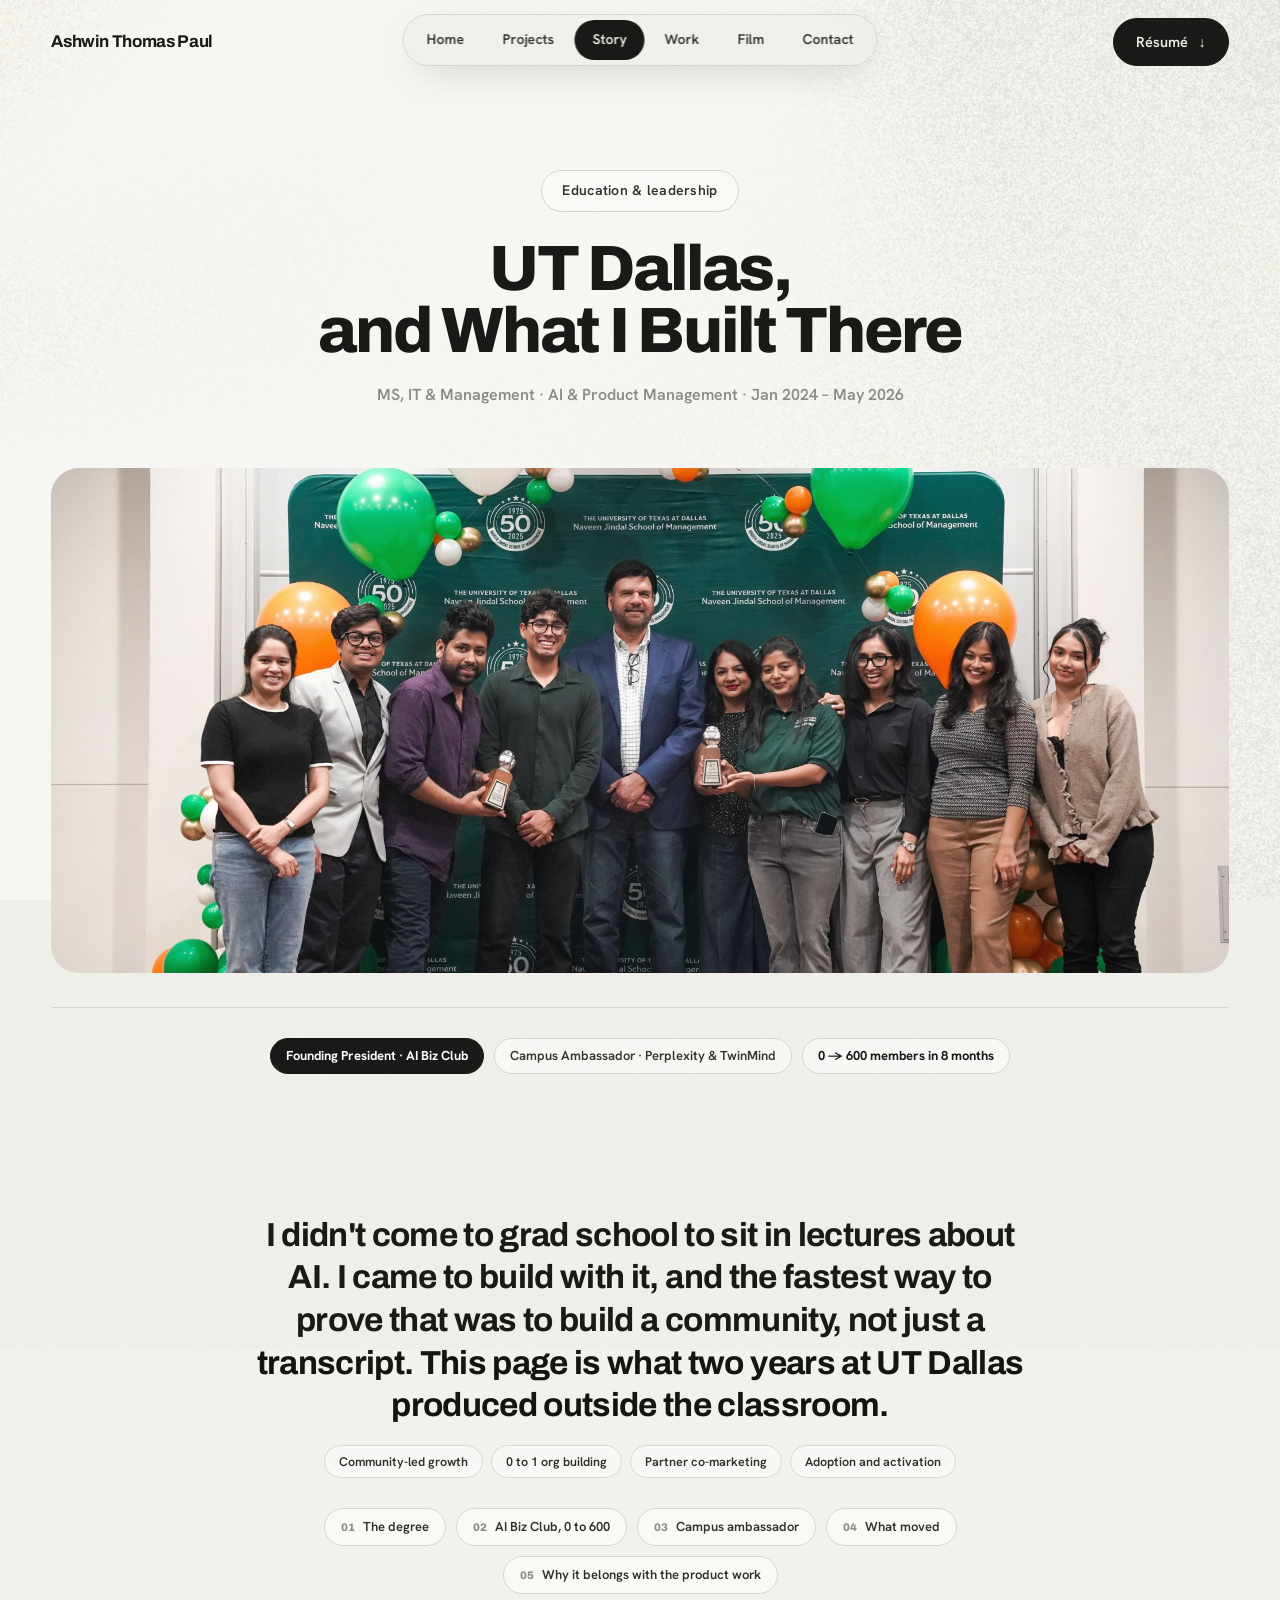
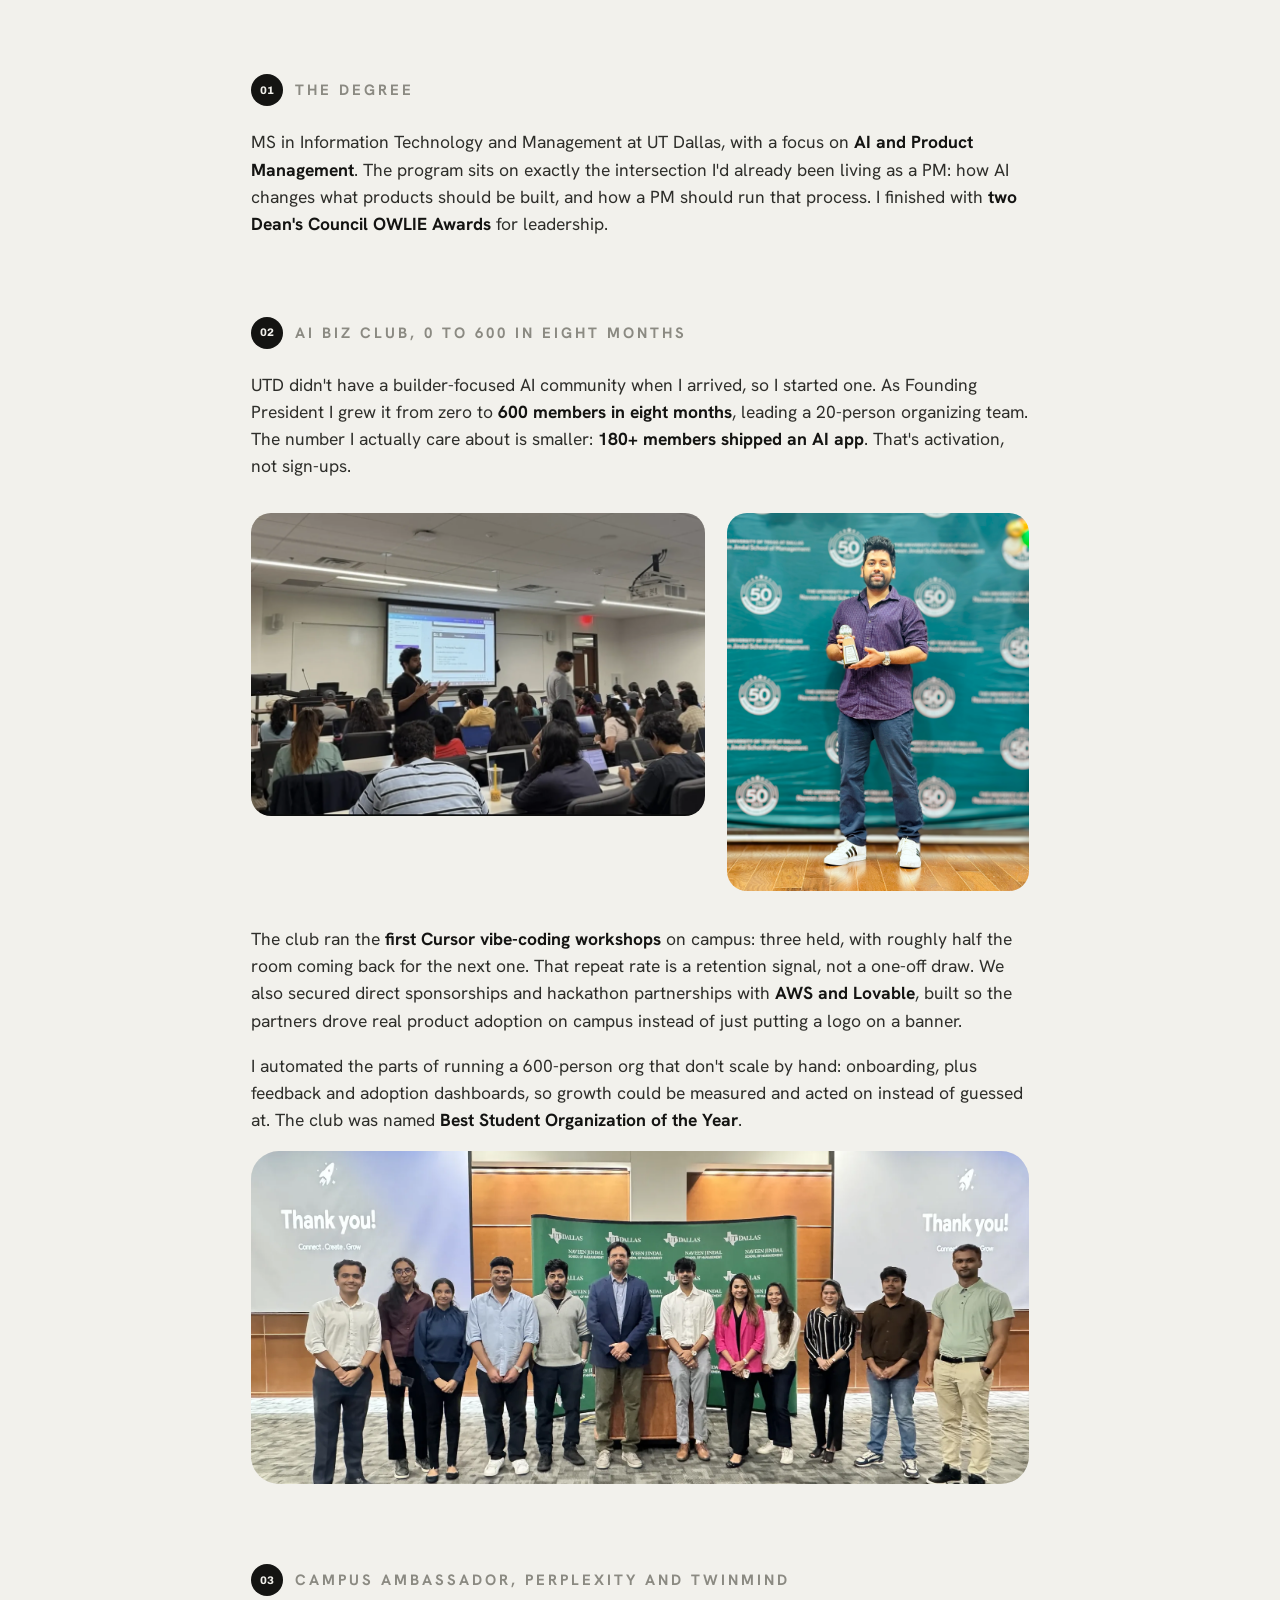
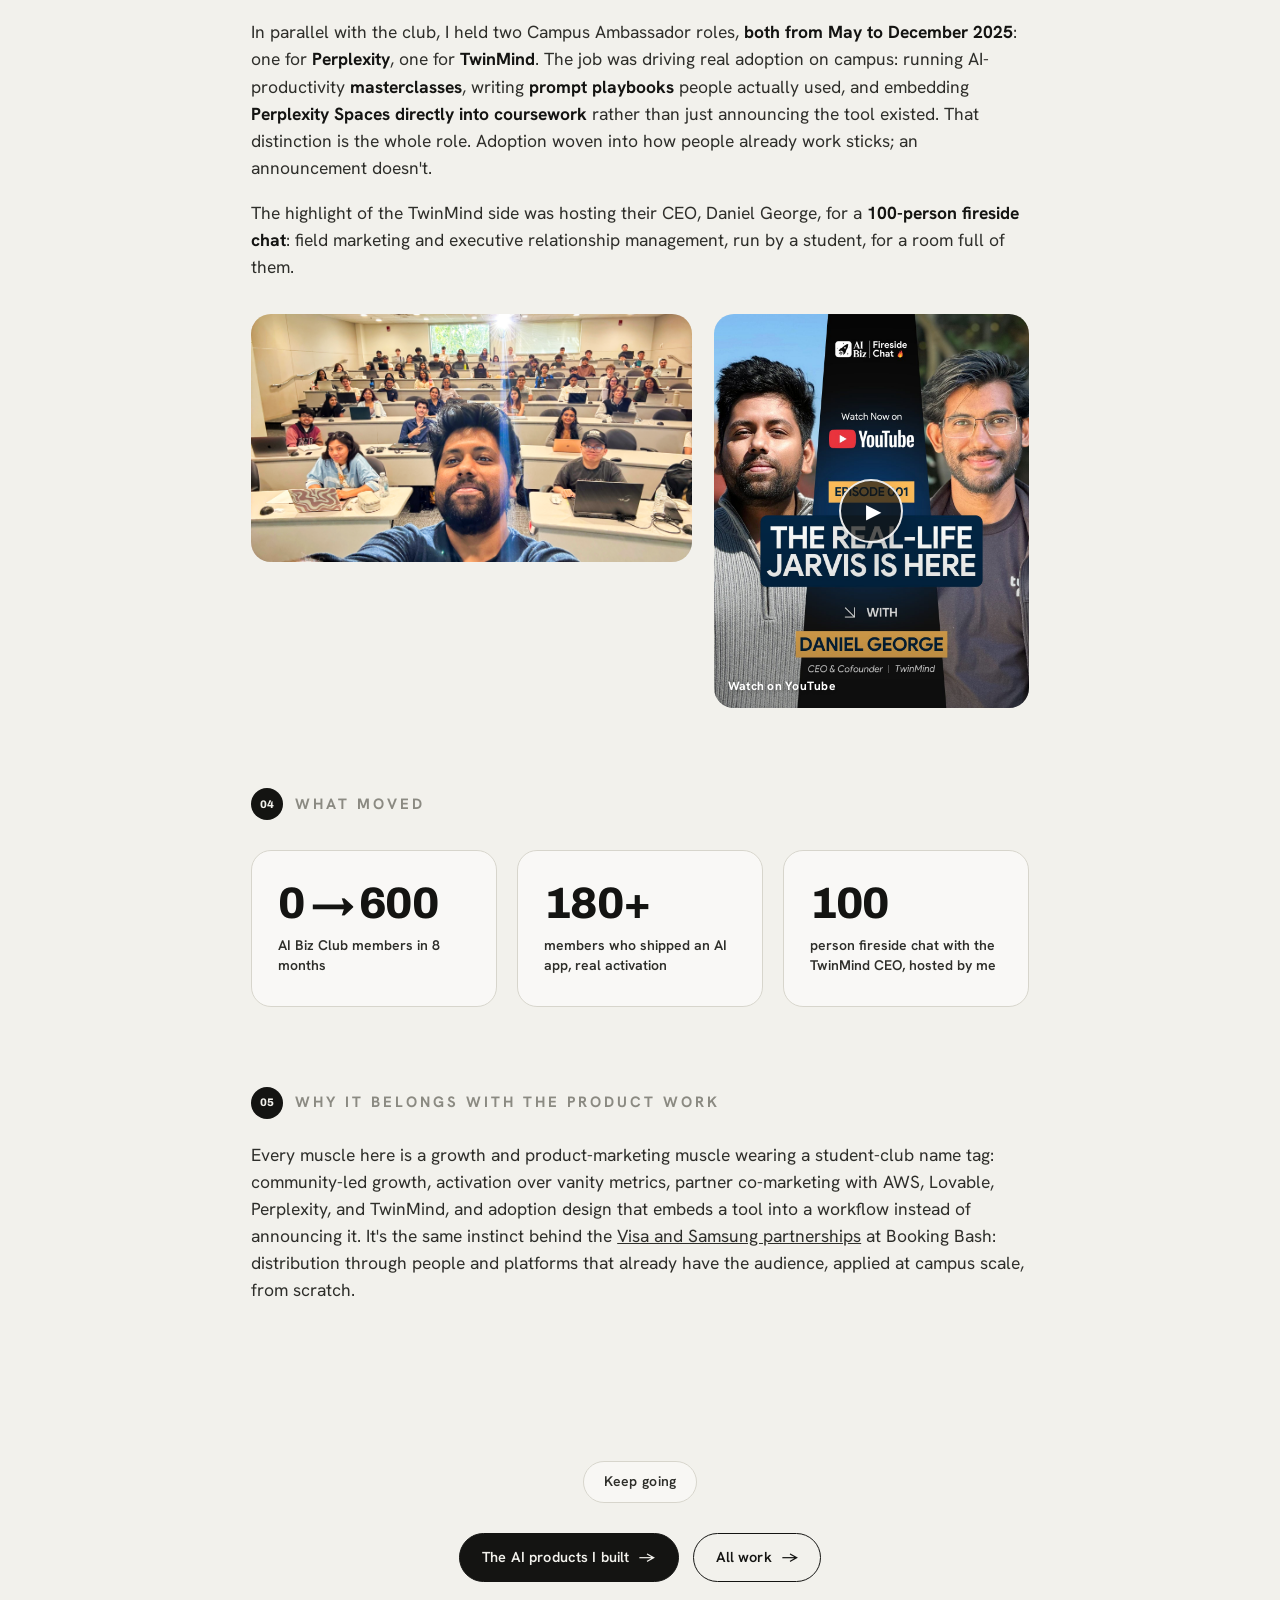
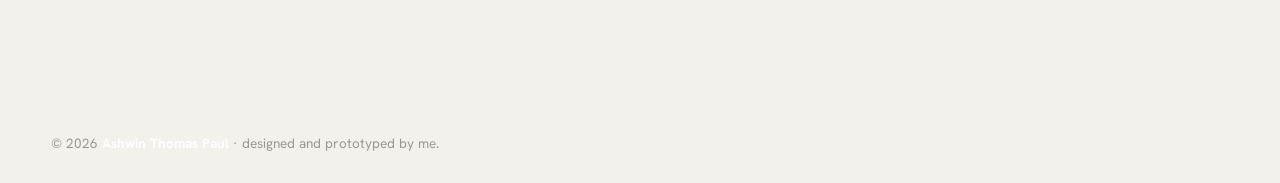
<file: utd-leadership.html>
<!DOCTYPE html>
<html lang="en">
<head>
<!-- Google tag (gtag.js) -->
<script async src="https://www.googletagmanager.com/gtag/js?id=G-2B3P6VMW9J"></script>
<script>
  window.dataLayer = window.dataLayer || [];
  function gtag(){dataLayer.push(arguments);}
  gtag('js', new Date());

  gtag('config', 'G-2B3P6VMW9J');
</script>

<meta charset="UTF-8" />
<meta name="viewport" content="width=device-width, initial-scale=1.0" />
<meta name="theme-color" content="#f2f1ec" />
<style>html { background-color: #f2f1ec; }</style>
<title>UT Dallas, and What I Built There · Ashwin Thomas Paul</title>
<meta name="description" content="Founding President of AI Biz Club, 0 to 600 members in 8 months, and Campus Ambassador for Perplexity and TwinMind from May to December 2025. How a master's degree became a leadership lab." />
<link rel="preconnect" href="https://fonts.googleapis.com" />
<link rel="preconnect" href="https://fonts.gstatic.com" crossorigin />
<link href="https://fonts.googleapis.com/css2?family=Archivo:wght@500;600;700;800;900&family=Hanken+Grotesk:wght@400;500;600;700&display=block" rel="stylesheet" />
<link rel="stylesheet" href="css/style.css" />
</head>
<body>

<div class="filmgrain" aria-hidden="true"></div>
<div class="page-grain" id="grain-page" aria-hidden="true"></div>

<header class="site-head">
  <a class="wordmark" href="index.html">Ashwin Thomas Paul</a>
  <nav class="pill-nav" aria-label="Primary">
    <a href="index.html">Home</a>
    <a href="index.html#projects">Projects</a>
    <a href="index.html#story" class="active">Story</a>
    <a href="index.html#work">Work</a>
    <a href="filmmaking.html">Film</a>
    <a href="index.html#contact">Contact</a>
  </nav>
  <a class="btn btn-ink head-cta" href="assets/resume.pdf" download="Ashwin Thomas Resume 2026.pdf">Résumé <span class="arr">↓</span></a>
</header>

<main>

  <section class="cs-hero">
    <div class="wrap" style="position:relative;z-index:1">
      <div class="tag-pill rise d1">Education &amp; leadership</div>
      <h1 class="h-big rise d2" style="margin-top:26px">UT Dallas,<br />and What I Built There</h1>
      <p class="cat rise d3">MS, IT &amp; Management · AI &amp; Product Management · Jan 2024 – May 2026</p>
      <div class="cs-hero-img rise d4">
        <div class="ph-real" style="aspect-ratio:21/9">
          <img src="Compressed/ai%20biz%20club%20with%20the%20award%20for%20best%20student%20org.jpg" alt="AI Biz Club with the Best Student Organization of the Year award" />
        </div>
      </div>

      <div class="cs-strip rise d5">
        <span class="chip solid"><b>Founding President · AI Biz Club</b></span>
        <span class="chip">Campus Ambassador · Perplexity &amp; TwinMind</span>
        <span class="chip"><b>0 → 600 members in 8 months</b></span>
      </div>
    </div>
  </section>

  <div class="cs-body">

    <p class="lede">I didn't come to grad school to sit in lectures about AI. I came to build with it, and the fastest way to prove that was to build a community, not just a transcript. This page is what two years at UT Dallas produced outside the classroom.</p>

    <div class="cs-tags">
      <span class="cs-tag">Community-led growth</span>
      <span class="cs-tag">0 to 1 org building</span>
      <span class="cs-tag">Partner co-marketing</span>
      <span class="cs-tag">Adoption and activation</span>
    </div>

    <nav class="toc-bar" aria-label="On this page">
      <a href="#degree"><span class="n">01</span> The degree</a>
      <a href="#club"><span class="n">02</span> AI Biz Club, 0 to 600</a>
      <a href="#ambassador"><span class="n">03</span> Campus ambassador</a>
      <a href="#moved"><span class="n">04</span> What moved</a>
      <a href="#why"><span class="n">05</span> Why it belongs with the product work</a>
    </nav>

    <div class="cs-sec" id="degree">
      <h3><span class="sec-num">01</span>The degree</h3>
      <p>MS in Information Technology and Management at UT Dallas, with a focus on <b>AI and Product Management</b>. The program sits on exactly the intersection I'd already been living as a PM: how AI changes what products should be built, and how a PM should run that process. I finished with <b>two Dean's Council OWLIE Awards</b> for leadership.</p>
    </div>

    <div class="cs-sec" id="club">
      <h3><span class="sec-num">02</span>AI Biz Club, 0 to 600 in eight months</h3>
      <p>UTD didn't have a builder-focused AI community when I arrived, so I started one. As Founding President I grew it from zero to <b>600 members in eight months</b>, leading a 20-person organizing team. The number I actually care about is smaller: <b>180+ members shipped an AI app</b>. That's activation, not sign-ups.</p>
      <div class="cs-imgrow" style="grid-template-columns:1.5fr 1fr; align-items:start">
        <div class="ph-real" style="aspect-ratio:3/2"><img src="Compressed/me%20taking%20cursor%20workshop.webp" alt="Running a Cursor vibe-coding workshop" /></div>
        <div class="ph-real" style="aspect-ratio:4/5"><img src="Compressed/deans%20council%20owlie%20award%20for%20best%20c%20suite%20executive.png" alt="Accepting the Dean's Council OWLIE Award" /></div>
      </div>
      <p>The club ran the <b>first Cursor vibe-coding workshops</b> on campus: three held, with roughly half the room coming back for the next one. That repeat rate is a retention signal, not a one-off draw. We also secured direct sponsorships and hackathon partnerships with <b>AWS and Lovable</b>, built so the partners drove real product adoption on campus instead of just putting a logo on a banner.</p>
      <p>I automated the parts of running a 600-person org that don't scale by hand: onboarding, plus feedback and adoption dashboards, so growth could be measured and acted on instead of guessed at. The club was named <b>Best Student Organization of the Year</b>.</p>
      <div class="cs-img-wide"><div class="ph-real" style="aspect-ratio:21/9"><img src="Compressed/bFGG8gK0yVw11s3OEHrUEENgH4A%20(1).webp" alt="AI Biz Club members and mentor at UT Dallas" /></div></div>
    </div>

    <div class="cs-sec" id="ambassador">
      <h3><span class="sec-num">03</span>Campus ambassador, Perplexity and TwinMind</h3>
      <p>In parallel with the club, I held two Campus Ambassador roles, <b>both from May to December 2025</b>: one for <b>Perplexity</b>, one for <b>TwinMind</b>. The job was driving real adoption on campus: running AI-productivity <b>masterclasses</b>, writing <b>prompt playbooks</b> people actually used, and embedding <b>Perplexity Spaces directly into coursework</b> rather than just announcing the tool existed. That distinction is the whole role. Adoption woven into how people already work sticks; an announcement doesn't.</p>
      <p>The highlight of the TwinMind side was hosting their CEO, Daniel George, for a <b>100-person fireside chat</b>: field marketing and executive relationship management, run by a student, for a room full of them.</p>
      <div class="cs-imgrow" style="grid-template-columns:1.4fr 1fr;align-items:start">
        <div class="ph-real" style="aspect-ratio:16/9"><img src="Compressed/ai%20productivity%20master%20class%20for%20perplexity%20and%20twinmind.png" alt="AI productivity masterclass for Perplexity and TwinMind" loading="lazy" /></div>
        <a class="video-thumb" href="https://youtu.be/l2Mob-Y2Ovw?si=ssvbF-lY6qv4zIqW" target="_blank" rel="noopener noreferrer" aria-label="Watch the TwinMind fireside chat on YouTube (opens in a new tab)">
          <div class="ph-real" style="aspect-ratio:4/5"><img src="Compressed/Fireside%20Chat%20Insta%20Thumbnail.jpg" alt="AI Biz Fireside Chat Episode 001 with Daniel George, CEO and cofounder of TwinMind" loading="lazy" /></div>
          <span class="play-badge" aria-hidden="true">▶</span>
          <span class="video-label">Watch on YouTube</span>
        </a>
      </div>
    </div>

    <div class="cs-sec" id="moved">
      <h3><span class="sec-num">04</span>What moved</h3>
      <div class="cs-results tri">
        <div class="r"><div class="num">0 → 600</div><div class="lbl">AI Biz Club members in 8 months</div></div>
        <div class="r"><div class="num">180+</div><div class="lbl">members who shipped an AI app, real activation</div></div>
        <div class="r"><div class="num">100</div><div class="lbl">person fireside chat with the TwinMind CEO, hosted by me</div></div>
      </div>
    </div>

    <div class="cs-sec" id="why">
      <h3><span class="sec-num">05</span>Why it belongs with the product work</h3>
      <p>Every muscle here is a growth and product-marketing muscle wearing a student-club name tag: community-led growth, activation over vanity metrics, partner co-marketing with AWS, Lovable, Perplexity, and TwinMind, and adoption design that embeds a tool into a workflow instead of announcing it. It's the same instinct behind the <a href="work-visa-samsung.html" style="text-decoration:underline">Visa and Samsung partnerships</a> at Booking Bash: distribution through people and platforms that already have the audience, applied at campus scale, from scratch.</p>
    </div>

  </div>

  <div class="cs-next">
    <div class="tag-pill">Keep going</div>
    <div style="margin-top:30px; display:flex; gap:14px; justify-content:center; flex-wrap:wrap">
      <a class="btn btn-ink" href="index.html#projects">The AI products I built <span class="arr">→</span></a>
      <a class="btn btn-ghost" href="index.html#work">All work <span class="arr">→</span></a>
    </div>
  </div>

</main>

<footer class="foot">
  <span>© <span id="yr"></span> <b>Ashwin Thomas Paul</b> · designed and prototyped by me.</span>
</footer>

<script src="js/grainient.js"></script>
<script src="js/main.js"></script>
</body>
</html>
</file>
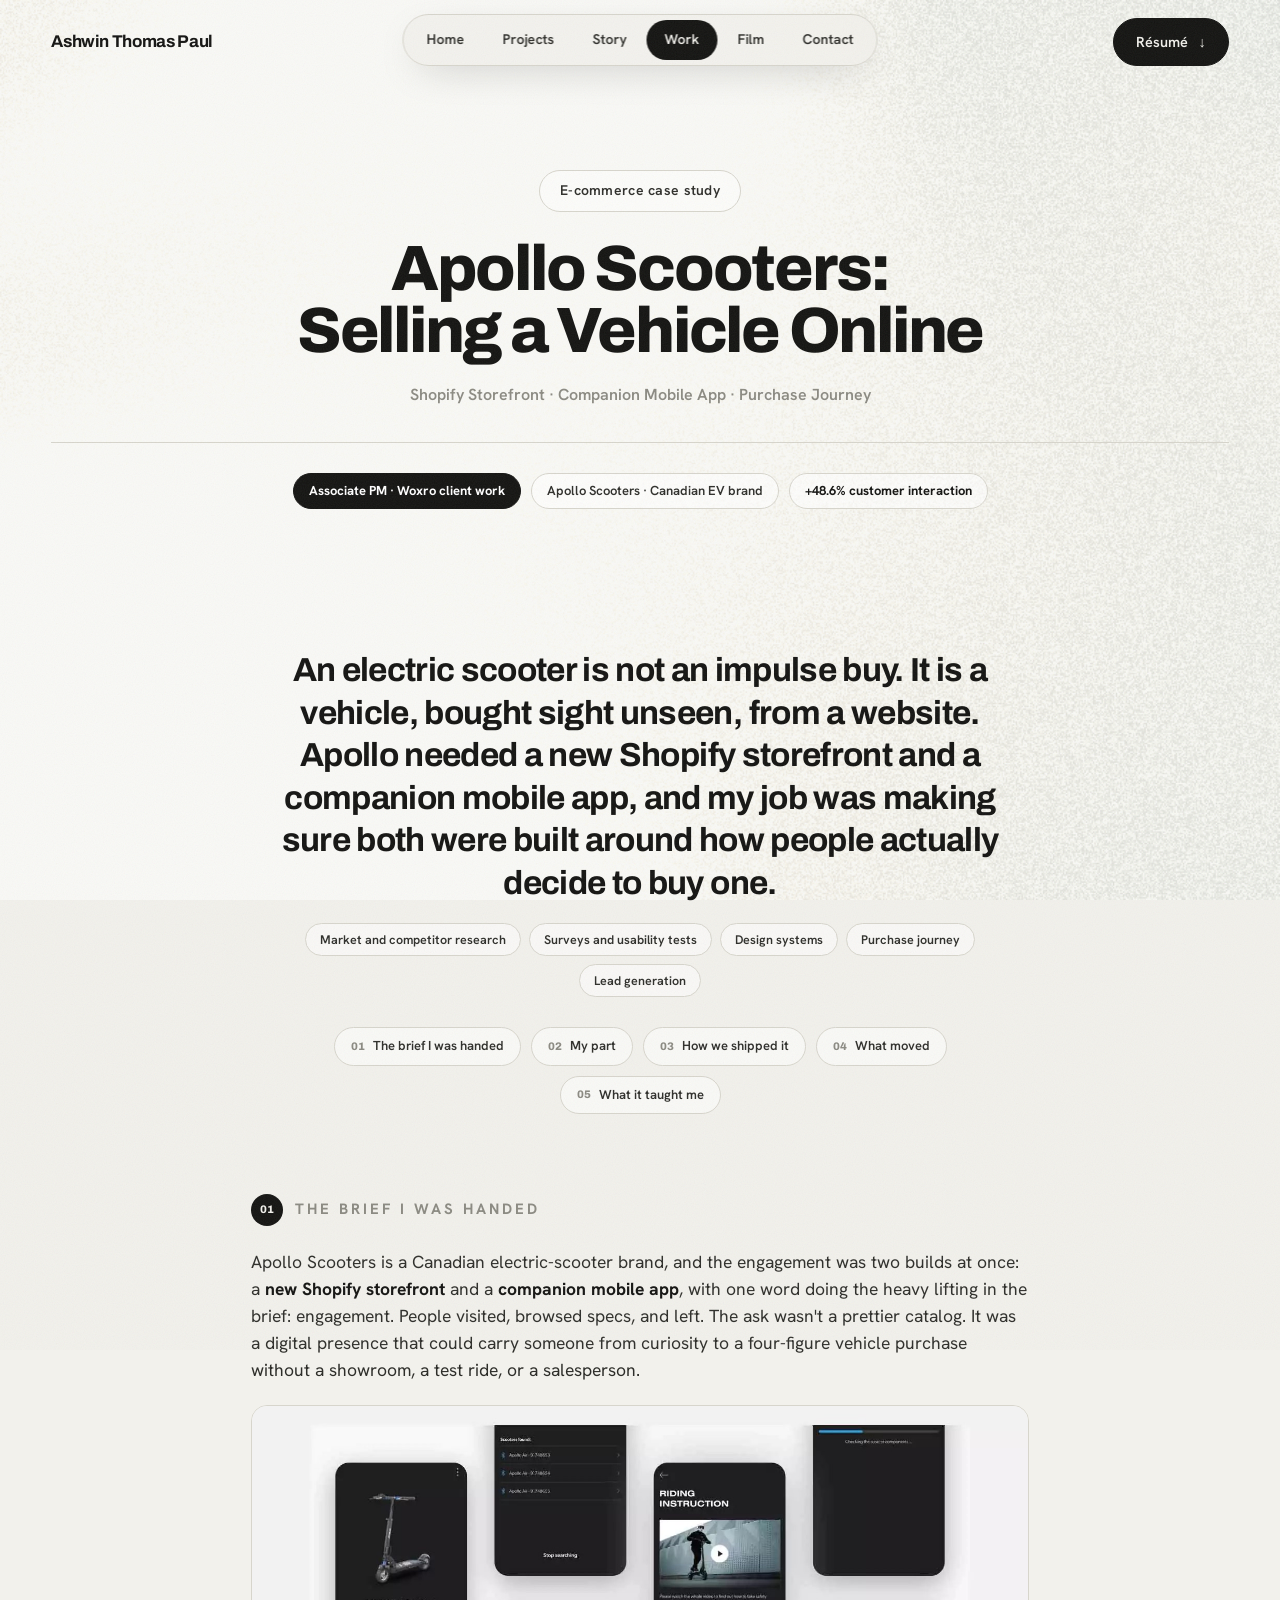
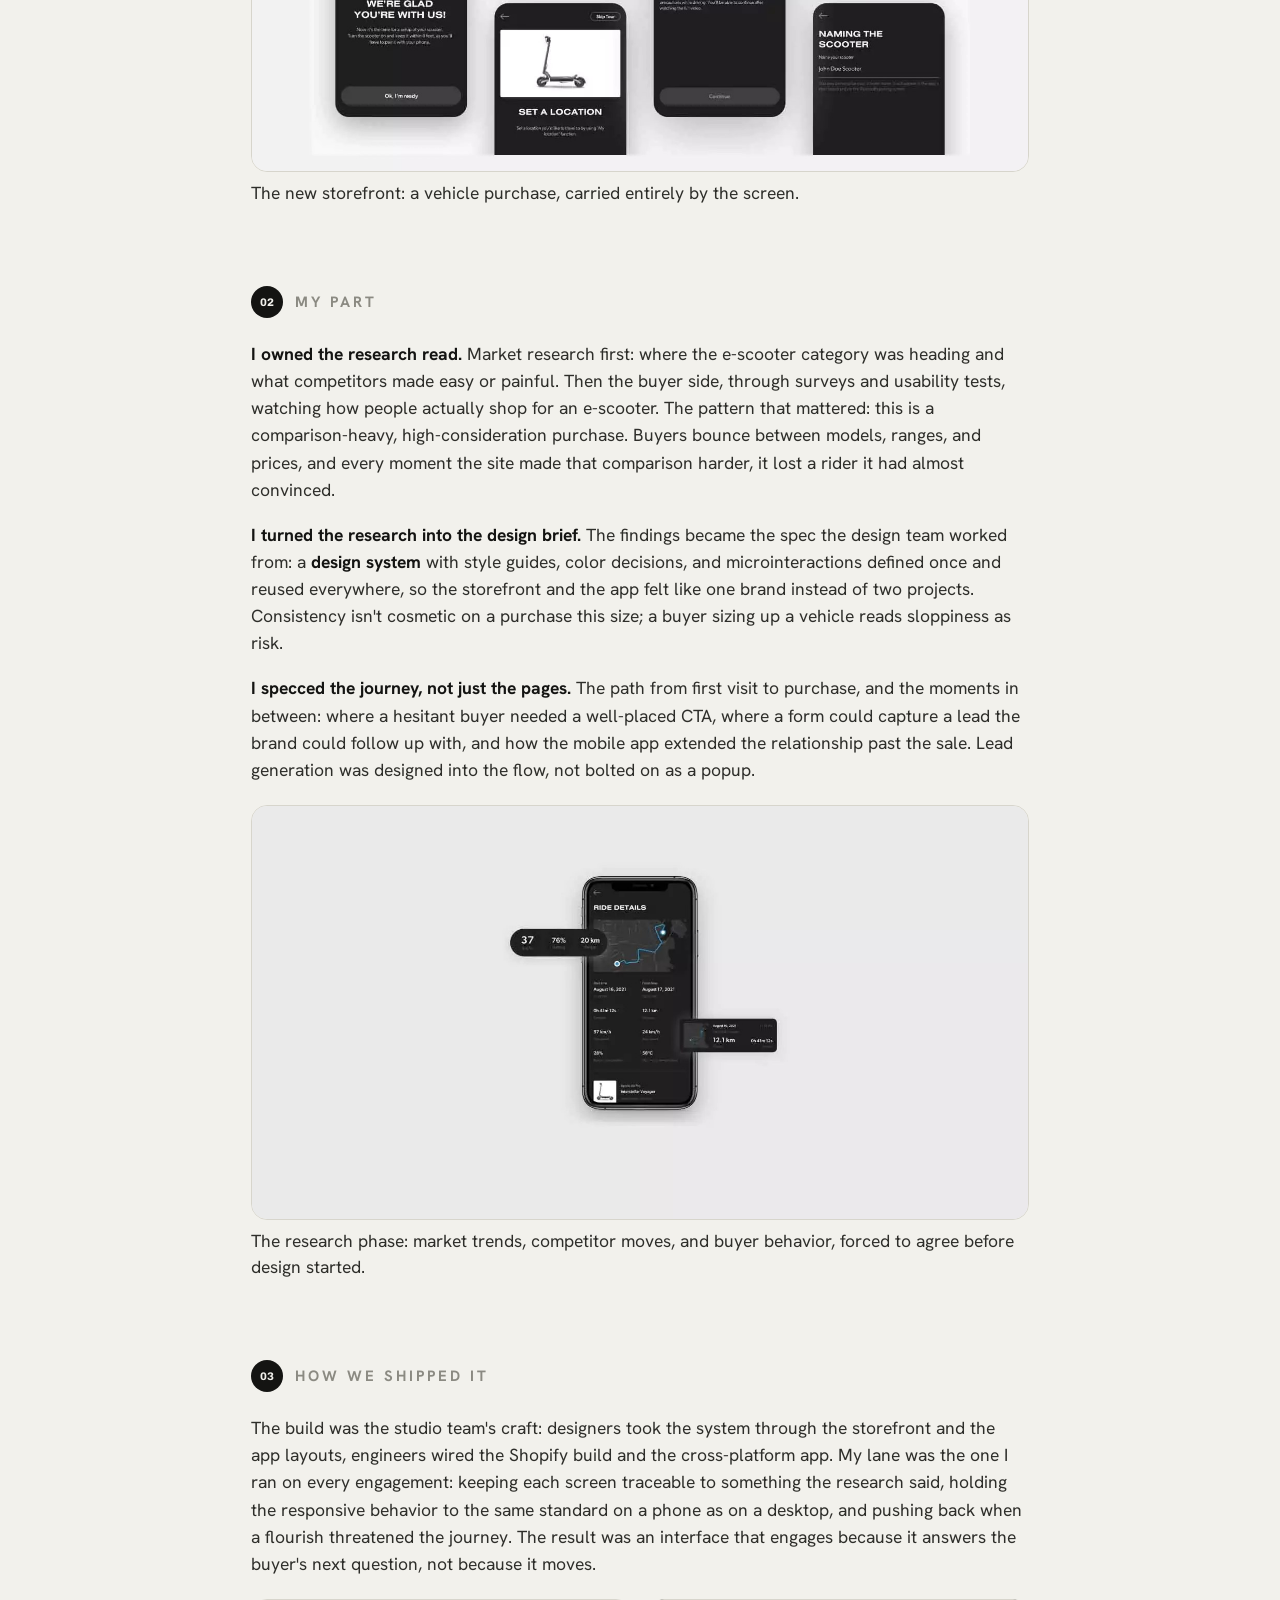
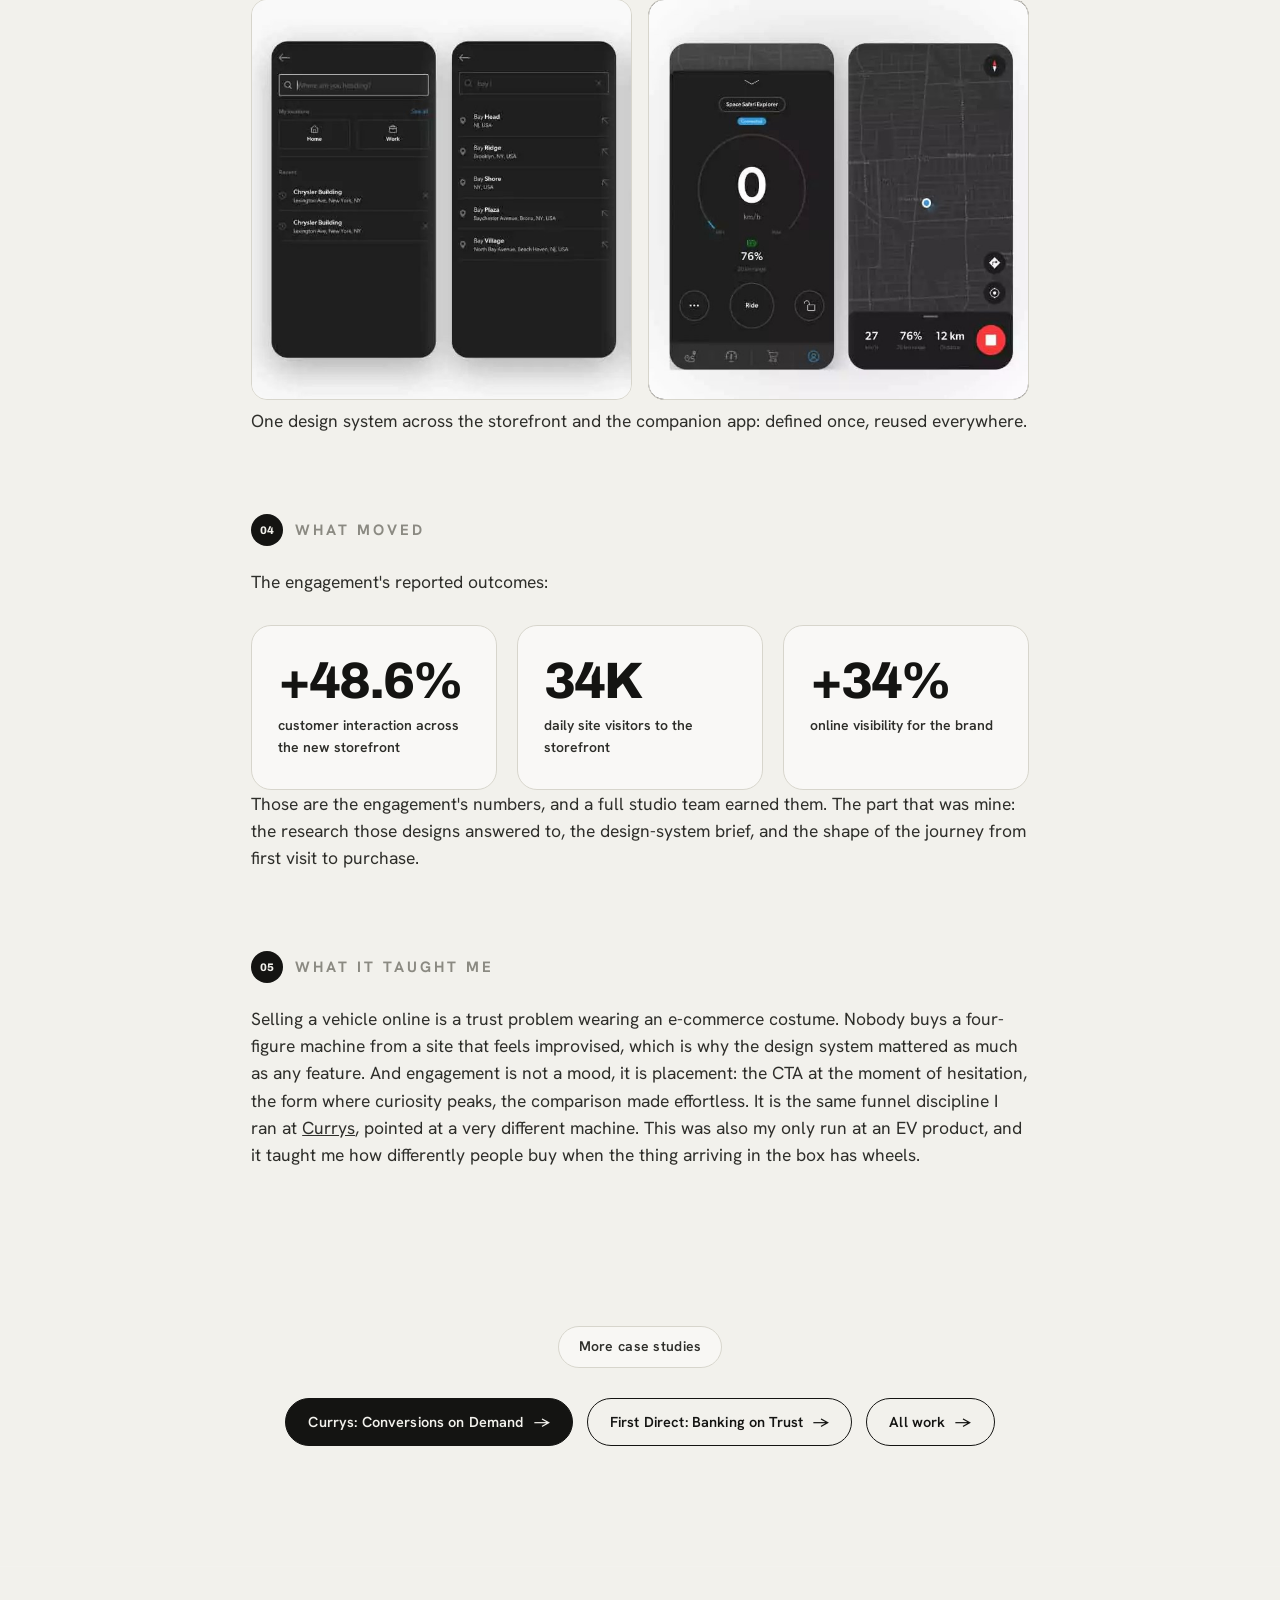
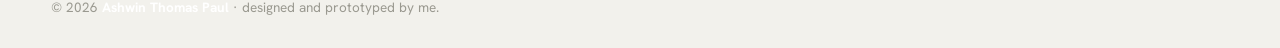
<file: work-apollo.html>
<!DOCTYPE html>
<html lang="en">
<head>
<!-- Google tag (gtag.js) -->
<script async src="https://www.googletagmanager.com/gtag/js?id=G-2B3P6VMW9J"></script>
<script>
  window.dataLayer = window.dataLayer || [];
  function gtag(){dataLayer.push(arguments);}
  gtag('js', new Date());

  gtag('config', 'G-2B3P6VMW9J');
</script>

<meta charset="UTF-8" />
<meta name="viewport" content="width=device-width, initial-scale=1.0" />
<meta name="theme-color" content="#f2f1ec" />
<style>html { background-color: #f2f1ec; }</style>
<title>Apollo Scooters: Selling a Vehicle Online · Case Study · Ashwin Thomas Paul</title>
<meta name="description" content="My part in Apollo Scooters' new Shopify storefront and companion mobile app: the research read on how people buy an e-scooter, the design system brief, and the purchase journey. Customer interaction up 48.6%." />
<link rel="preconnect" href="https://fonts.googleapis.com" />
<link rel="preconnect" href="https://fonts.gstatic.com" crossorigin />
<link href="https://fonts.googleapis.com/css2?family=Archivo:wght@500;600;700;800;900&family=Hanken+Grotesk:wght@400;500;600;700&display=block" rel="stylesheet" />
<link rel="stylesheet" href="css/style.css" />
</head>
<body>

<div class="filmgrain" aria-hidden="true"></div>
<div class="page-grain" id="grain-page" aria-hidden="true"></div>

<header class="site-head">
  <a class="wordmark" href="index.html">Ashwin Thomas Paul</a>
  <nav class="pill-nav" aria-label="Primary">
    <a href="index.html">Home</a>
    <a href="index.html#projects">Projects</a>
    <a href="index.html#story">Story</a>
    <a href="index.html#work" class="active">Work</a>
    <a href="filmmaking.html">Film</a>
    <a href="index.html#contact">Contact</a>
  </nav>
  <a class="btn btn-ink head-cta" href="assets/resume.pdf" download="Ashwin Thomas Resume 2026.pdf">Résumé <span class="arr">↓</span></a>
</header>

<main>

  <section class="cs-hero">
    <div class="wrap" style="position:relative;z-index:1">
      <div class="tag-pill rise d1">E-commerce case study</div>
      <h1 class="h-big rise d2" style="margin-top:26px">Apollo Scooters:<br />Selling a Vehicle Online</h1>
      <p class="cat rise d3">Shopify Storefront · Companion Mobile App · Purchase Journey</p>

      <div class="cs-strip rise d5">
        <span class="chip solid"><b>Associate PM · Woxro client work</b></span>
        <span class="chip">Apollo Scooters · Canadian EV brand</span>
        <span class="chip"><b>+48.6% customer interaction</b></span>
      </div>
    </div>
  </section>

  <div class="cs-body">

    <p class="lede">An electric scooter is not an impulse buy. It is a vehicle, bought sight unseen, from a website. Apollo needed a new Shopify storefront and a companion mobile app, and my job was making sure both were built around how people actually decide to buy one.</p>

    <div class="cs-tags">
      <span class="cs-tag">Market and competitor research</span>
      <span class="cs-tag">Surveys and usability tests</span>
      <span class="cs-tag">Design systems</span>
      <span class="cs-tag">Purchase journey</span>
      <span class="cs-tag">Lead generation</span>
    </div>

    <nav class="toc-bar" aria-label="On this page">
      <a href="#brief"><span class="n">01</span> The brief I was handed</a>
      <a href="#mypart"><span class="n">02</span> My part</a>
      <a href="#shipped"><span class="n">03</span> How we shipped it</a>
      <a href="#moved"><span class="n">04</span> What moved</a>
      <a href="#learned"><span class="n">05</span> What it taught me</a>
    </nav>

    <div class="cs-sec" id="brief">
      <h3><span class="sec-num">01</span>The brief I was handed</h3>
      <p>Apollo Scooters is a Canadian electric-scooter brand, and the engagement was two builds at once: a <b>new Shopify storefront</b> and a <b>companion mobile app</b>, with one word doing the heavy lifting in the brief: engagement. People visited, browsed specs, and left. The ask wasn't a prettier catalog. It was a digital presence that could carry someone from curiosity to a four-figure vehicle purchase without a showroom, a test ride, or a salesperson.</p>
      <div class="shot"><img src="Compressed/works/apollo-banner.jpg" alt="The Apollo Scooters storefront" loading="lazy" /></div>
      <p class="shot-cap">The new storefront: a vehicle purchase, carried entirely by the screen.</p>
    </div>

    <div class="cs-sec" id="mypart">
      <h3><span class="sec-num">02</span>My part</h3>
      <p><b>I owned the research read.</b> Market research first: where the e-scooter category was heading and what competitors made easy or painful. Then the buyer side, through surveys and usability tests, watching how people actually shop for an e-scooter. The pattern that mattered: this is a comparison-heavy, high-consideration purchase. Buyers bounce between models, ranges, and prices, and every moment the site made that comparison harder, it lost a rider it had almost convinced.</p>
      <p><b>I turned the research into the design brief.</b> The findings became the spec the design team worked from: a <b>design system</b> with style guides, color decisions, and microinteractions defined once and reused everywhere, so the storefront and the app felt like one brand instead of two projects. Consistency isn't cosmetic on a purchase this size; a buyer sizing up a vehicle reads sloppiness as risk.</p>
      <p><b>I specced the journey, not just the pages.</b> The path from first visit to purchase, and the moments in between: where a hesitant buyer needed a well-placed CTA, where a form could capture a lead the brand could follow up with, and how the mobile app extended the relationship past the sale. Lead generation was designed into the flow, not bolted on as a popup.</p>
      <div class="shot"><img src="Compressed/works/apollo-research.jpg" alt="Research and analysis for the Apollo engagement" loading="lazy" /></div>
      <p class="shot-cap">The research phase: market trends, competitor moves, and buyer behavior, forced to agree before design started.</p>
    </div>

    <div class="cs-sec" id="shipped">
      <h3><span class="sec-num">03</span>How we shipped it</h3>
      <p>The build was the studio team's craft: designers took the system through the storefront and the app layouts, engineers wired the Shopify build and the cross-platform app. My lane was the one I ran on every engagement: keeping each screen traceable to something the research said, holding the responsive behavior to the same standard on a phone as on a desktop, and pushing back when a flourish threatened the journey. The result was an interface that engages because it answers the buyer's next question, not because it moves.</p>
      <div class="shot-pair">
        <div class="shot"><img src="Compressed/works/apollo-design-1.jpg" alt="Apollo storefront design detail" loading="lazy" /></div>
        <div class="shot"><img src="Compressed/works/apollo-design-2.jpg" alt="Apollo mobile app design detail" loading="lazy" /></div>
      </div>
      <p class="shot-cap">One design system across the storefront and the companion app: defined once, reused everywhere.</p>
    </div>

    <div class="cs-sec" id="moved">
      <h3><span class="sec-num">04</span>What moved</h3>
      <p>The engagement's reported outcomes:</p>
      <div class="cs-results">
        <div class="r"><div class="num">+48.6%</div><div class="lbl">customer interaction across the new storefront</div></div>
        <div class="r"><div class="num">34K</div><div class="lbl">daily site visitors to the storefront</div></div>
        <div class="r"><div class="num">+34%</div><div class="lbl">online visibility for the brand</div></div>
      </div>
      <p>Those are the engagement's numbers, and a full studio team earned them. The part that was mine: the research those designs answered to, the design-system brief, and the shape of the journey from first visit to purchase.</p>
    </div>

    <div class="cs-sec" id="learned">
      <h3><span class="sec-num">05</span>What it taught me</h3>
      <p>Selling a vehicle online is a trust problem wearing an e-commerce costume. Nobody buys a four-figure machine from a site that feels improvised, which is why the design system mattered as much as any feature. And engagement is not a mood, it is placement: the CTA at the moment of hesitation, the form where curiosity peaks, the comparison made effortless. It is the same funnel discipline I ran at <a href="work-currys.html" style="text-decoration:underline">Currys</a>, pointed at a very different machine. This was also my only run at an EV product, and it taught me how differently people buy when the thing arriving in the box has wheels.</p>
    </div>

  </div>

  <div class="cs-next">
    <div class="tag-pill">More case studies</div>
    <div style="margin-top:30px; display:flex; gap:14px; justify-content:center; flex-wrap:wrap">
      <a class="btn btn-ink" href="work-currys.html">Currys: Conversions on Demand <span class="arr">→</span></a>
      <a class="btn btn-ghost" href="work-first-direct.html">First Direct: Banking on Trust <span class="arr">→</span></a>
      <a class="btn btn-ghost" href="index.html#work">All work <span class="arr">→</span></a>
    </div>
  </div>

</main>

<footer class="foot">
  <span>© <span id="yr"></span> <b>Ashwin Thomas Paul</b> · designed and prototyped by me.</span>
</footer>

<script src="js/grainient.js"></script>
<script src="js/main.js"></script>
</body>
</html>
</file>
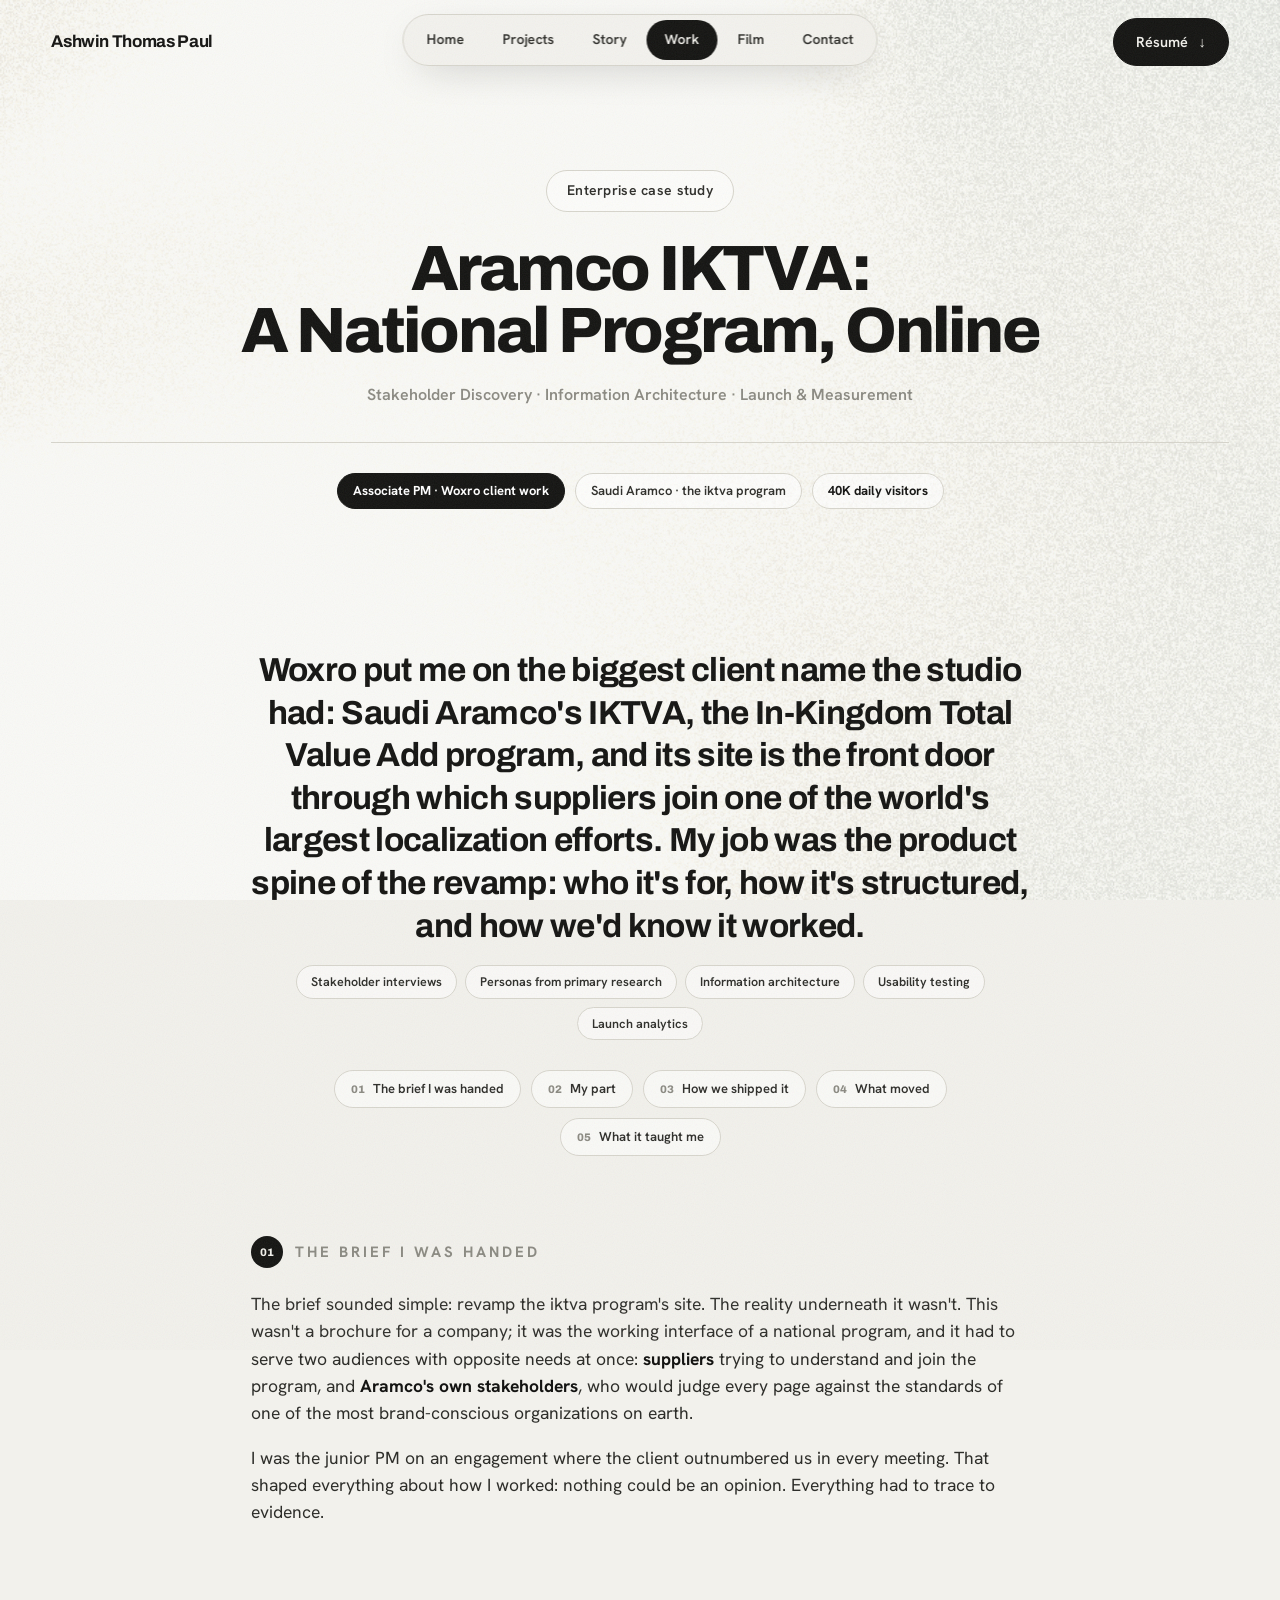
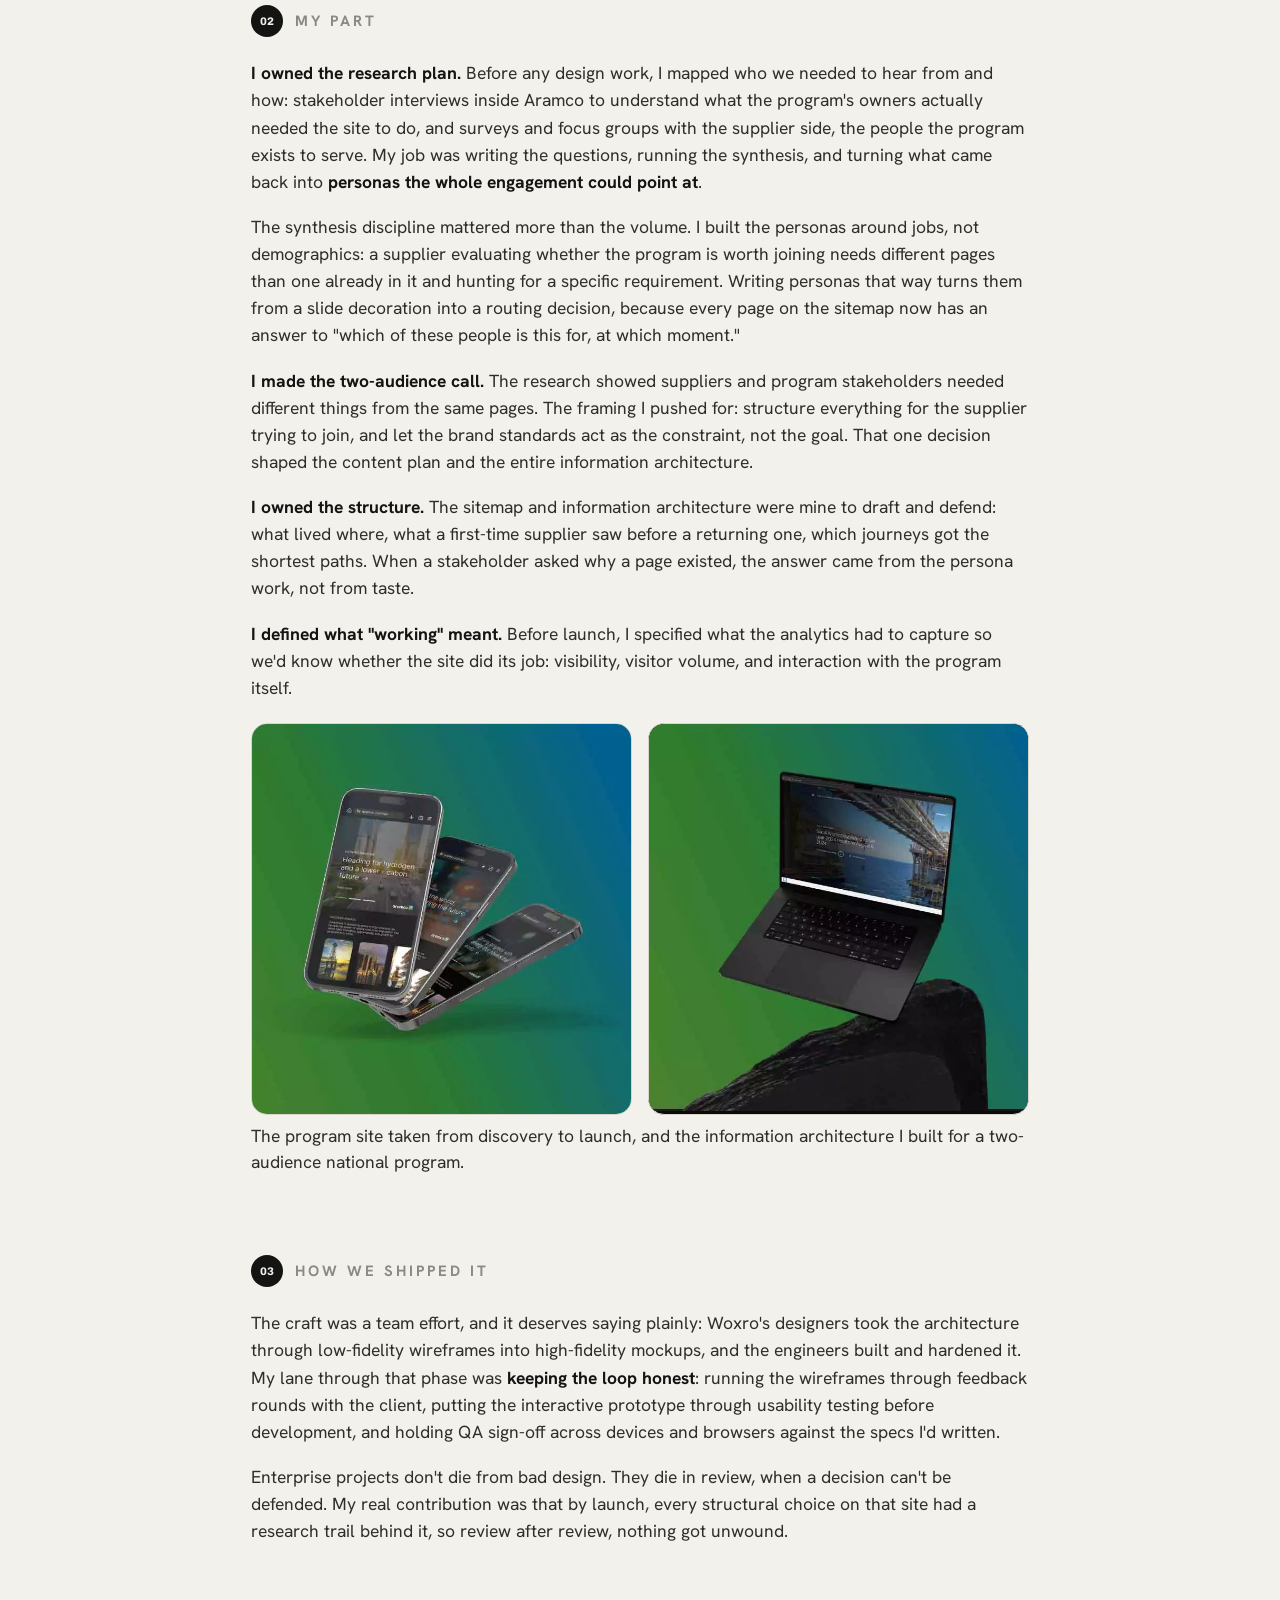
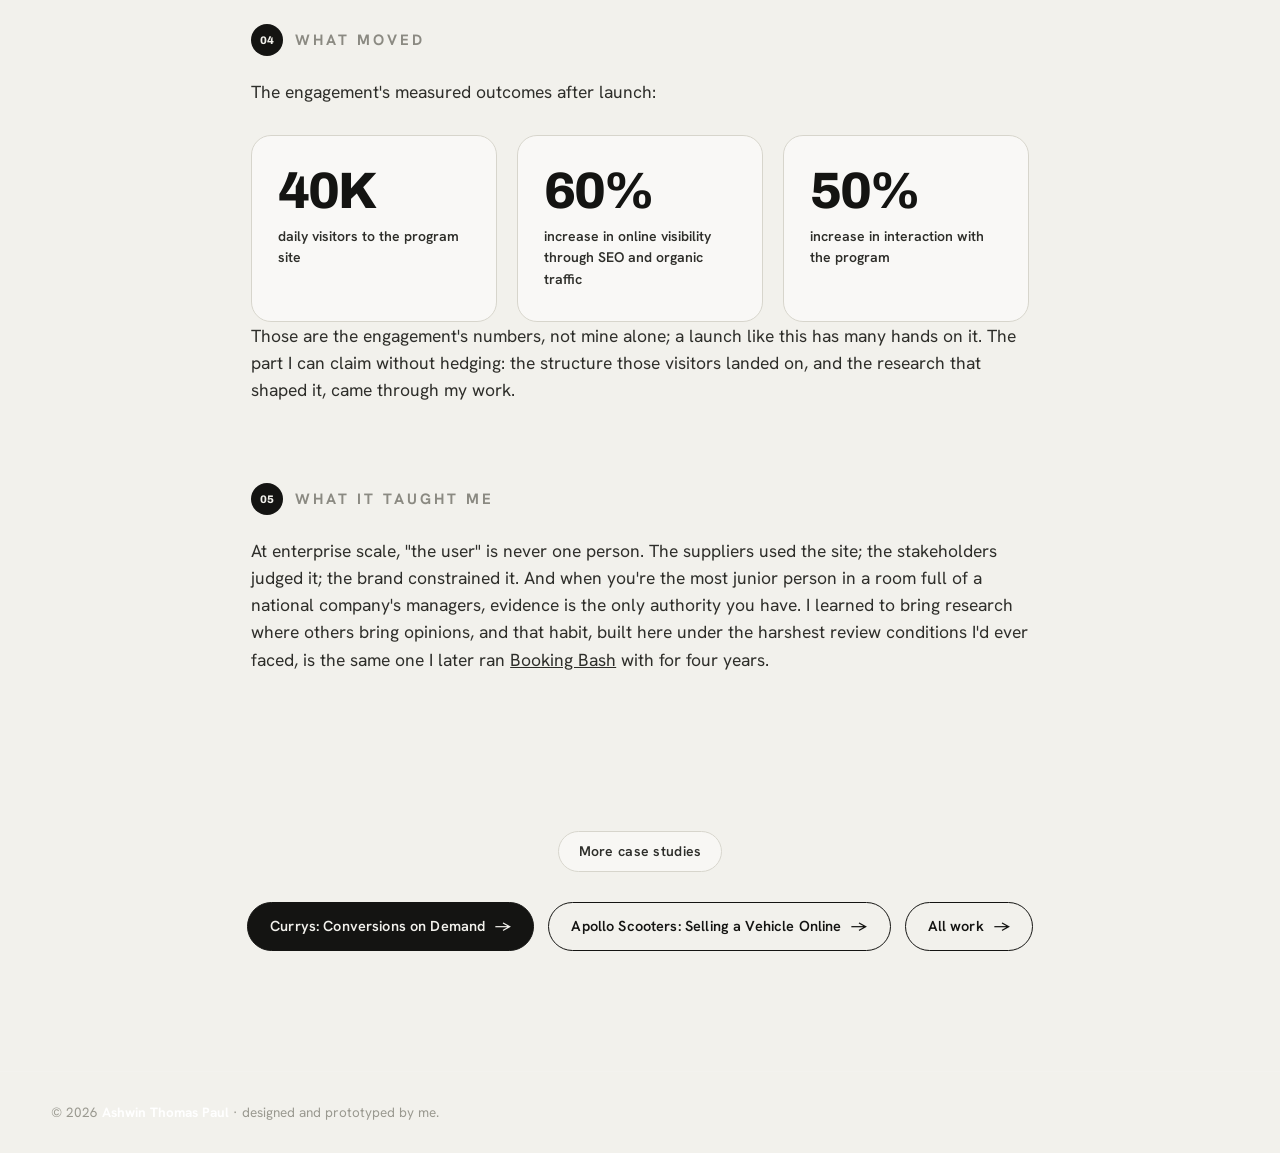
<file: work-aramco.html>
<!DOCTYPE html>
<html lang="en">
<head>
<!-- Google tag (gtag.js) -->
<script async src="https://www.googletagmanager.com/gtag/js?id=G-2B3P6VMW9J"></script>
<script>
  window.dataLayer = window.dataLayer || [];
  function gtag(){dataLayer.push(arguments);}
  gtag('js', new Date());

  gtag('config', 'G-2B3P6VMW9J');
</script>

<meta charset="UTF-8" />
<meta name="viewport" content="width=device-width, initial-scale=1.0" />
<meta name="theme-color" content="#f2f1ec" />
<style>html { background-color: #f2f1ec; }</style>
<title>Aramco IKTVA: A National Program, Online · Case Study · Ashwin Thomas Paul</title>
<meta name="description" content="My part in taking Saudi Aramco's iktva program site from discovery to launch: the research plan, the two-audience call, the information architecture, and the usability loops. 40K daily visitors after launch." />
<link rel="preconnect" href="https://fonts.googleapis.com" />
<link rel="preconnect" href="https://fonts.gstatic.com" crossorigin />
<link href="https://fonts.googleapis.com/css2?family=Archivo:wght@500;600;700;800;900&family=Hanken+Grotesk:wght@400;500;600;700&display=block" rel="stylesheet" />
<link rel="stylesheet" href="css/style.css" />
</head>
<body>

<div class="filmgrain" aria-hidden="true"></div>
<div class="page-grain" id="grain-page" aria-hidden="true"></div>

<header class="site-head">
  <a class="wordmark" href="index.html">Ashwin Thomas Paul</a>
  <nav class="pill-nav" aria-label="Primary">
    <a href="index.html">Home</a>
    <a href="index.html#projects">Projects</a>
    <a href="index.html#story">Story</a>
    <a href="index.html#work" class="active">Work</a>
    <a href="filmmaking.html">Film</a>
    <a href="index.html#contact">Contact</a>
  </nav>
  <a class="btn btn-ink head-cta" href="assets/resume.pdf" download="Ashwin Thomas Resume 2026.pdf">Résumé <span class="arr">↓</span></a>
</header>

<main>

  <section class="cs-hero">
    <div class="wrap" style="position:relative;z-index:1">
      <div class="tag-pill rise d1">Enterprise case study</div>
      <h1 class="h-big rise d2" style="margin-top:26px">Aramco IKTVA:<br />A National Program, Online</h1>
      <p class="cat rise d3">Stakeholder Discovery · Information Architecture · Launch &amp; Measurement</p>

      <div class="cs-strip rise d5">
        <span class="chip solid"><b>Associate PM · Woxro client work</b></span>
        <span class="chip">Saudi Aramco · the iktva program</span>
        <span class="chip"><b>40K daily visitors</b></span>
      </div>
    </div>
  </section>

  <div class="cs-body">

    <p class="lede">Woxro put me on the biggest client name the studio had: Saudi Aramco's IKTVA, the In-Kingdom Total Value Add program, and its site is the front door through which suppliers join one of the world's largest localization efforts. My job was the product spine of the revamp: who it's for, how it's structured, and how we'd know it worked.</p>

    <div class="cs-tags">
      <span class="cs-tag">Stakeholder interviews</span>
      <span class="cs-tag">Personas from primary research</span>
      <span class="cs-tag">Information architecture</span>
      <span class="cs-tag">Usability testing</span>
      <span class="cs-tag">Launch analytics</span>
    </div>

    <nav class="toc-bar" aria-label="On this page">
      <a href="#brief"><span class="n">01</span> The brief I was handed</a>
      <a href="#mypart"><span class="n">02</span> My part</a>
      <a href="#shipped"><span class="n">03</span> How we shipped it</a>
      <a href="#moved"><span class="n">04</span> What moved</a>
      <a href="#learned"><span class="n">05</span> What it taught me</a>
    </nav>

    <div class="cs-sec" id="brief">
      <h3><span class="sec-num">01</span>The brief I was handed</h3>
      <p>The brief sounded simple: revamp the iktva program's site. The reality underneath it wasn't. This wasn't a brochure for a company; it was the working interface of a national program, and it had to serve two audiences with opposite needs at once: <b>suppliers</b> trying to understand and join the program, and <b>Aramco's own stakeholders</b>, who would judge every page against the standards of one of the most brand-conscious organizations on earth.</p>
      <p>I was the junior PM on an engagement where the client outnumbered us in every meeting. That shaped everything about how I worked: nothing could be an opinion. Everything had to trace to evidence.</p>
    </div>

    <div class="cs-sec" id="mypart">
      <h3><span class="sec-num">02</span>My part</h3>
      <p><b>I owned the research plan.</b> Before any design work, I mapped who we needed to hear from and how: stakeholder interviews inside Aramco to understand what the program's owners actually needed the site to do, and surveys and focus groups with the supplier side, the people the program exists to serve. My job was writing the questions, running the synthesis, and turning what came back into <b>personas the whole engagement could point at</b>.</p>
      <p>The synthesis discipline mattered more than the volume. I built the personas around jobs, not demographics: a supplier evaluating whether the program is worth joining needs different pages than one already in it and hunting for a specific requirement. Writing personas that way turns them from a slide decoration into a routing decision, because every page on the sitemap now has an answer to "which of these people is this for, at which moment."</p>
      <p><b>I made the two-audience call.</b> The research showed suppliers and program stakeholders needed different things from the same pages. The framing I pushed for: structure everything for the supplier trying to join, and let the brand standards act as the constraint, not the goal. That one decision shaped the content plan and the entire information architecture.</p>
      <p><b>I owned the structure.</b> The sitemap and information architecture were mine to draft and defend: what lived where, what a first-time supplier saw before a returning one, which journeys got the shortest paths. When a stakeholder asked why a page existed, the answer came from the persona work, not from taste.</p>
      <p><b>I defined what "working" meant.</b> Before launch, I specified what the analytics had to capture so we'd know whether the site did its job: visibility, visitor volume, and interaction with the program itself.</p>
      <div class="shot-pair">
        <div class="shot"><img src="Compressed/works/aramco-1.jpg" alt="Aramco iktva program site" loading="lazy" /></div>
        <div class="shot"><img src="Compressed/works/aramco-2.jpg" alt="Aramco iktva information architecture" loading="lazy" /></div>
      </div>
      <p class="shot-cap">The program site taken from discovery to launch, and the information architecture I built for a two-audience national program.</p>
    </div>

    <div class="cs-sec" id="shipped">
      <h3><span class="sec-num">03</span>How we shipped it</h3>
      <p>The craft was a team effort, and it deserves saying plainly: Woxro's designers took the architecture through low-fidelity wireframes into high-fidelity mockups, and the engineers built and hardened it. My lane through that phase was <b>keeping the loop honest</b>: running the wireframes through feedback rounds with the client, putting the interactive prototype through usability testing before development, and holding QA sign-off across devices and browsers against the specs I'd written.</p>
      <p>Enterprise projects don't die from bad design. They die in review, when a decision can't be defended. My real contribution was that by launch, every structural choice on that site had a research trail behind it, so review after review, nothing got unwound.</p>
    </div>

    <div class="cs-sec" id="moved">
      <h3><span class="sec-num">04</span>What moved</h3>
      <p>The engagement's measured outcomes after launch:</p>
      <div class="cs-results">
        <div class="r"><div class="num">40K</div><div class="lbl">daily visitors to the program site</div></div>
        <div class="r"><div class="num">60%</div><div class="lbl">increase in online visibility through SEO and organic traffic</div></div>
        <div class="r"><div class="num">50%</div><div class="lbl">increase in interaction with the program</div></div>
      </div>
      <p>Those are the engagement's numbers, not mine alone; a launch like this has many hands on it. The part I can claim without hedging: the structure those visitors landed on, and the research that shaped it, came through my work.</p>
    </div>

    <div class="cs-sec" id="learned">
      <h3><span class="sec-num">05</span>What it taught me</h3>
      <p>At enterprise scale, "the user" is never one person. The suppliers used the site; the stakeholders judged it; the brand constrained it. And when you're the most junior person in a room full of a national company's managers, evidence is the only authority you have. I learned to bring research where others bring opinions, and that habit, built here under the harshest review conditions I'd ever faced, is the same one I later ran <a href="work-subscription-bet.html" style="text-decoration:underline">Booking Bash</a> with for four years.</p>
    </div>

  </div>

  <div class="cs-next">
    <div class="tag-pill">More case studies</div>
    <div style="margin-top:30px; display:flex; gap:14px; justify-content:center; flex-wrap:wrap">
      <a class="btn btn-ink" href="work-currys.html">Currys: Conversions on Demand <span class="arr">→</span></a>
      <a class="btn btn-ghost" href="work-apollo.html">Apollo Scooters: Selling a Vehicle Online <span class="arr">→</span></a>
      <a class="btn btn-ghost" href="index.html#work">All work <span class="arr">→</span></a>
    </div>
  </div>

</main>

<footer class="foot">
  <span>© <span id="yr"></span> <b>Ashwin Thomas Paul</b> · designed and prototyped by me.</span>
</footer>

<script src="js/grainient.js"></script>
<script src="js/main.js"></script>
</body>
</html>
</file>
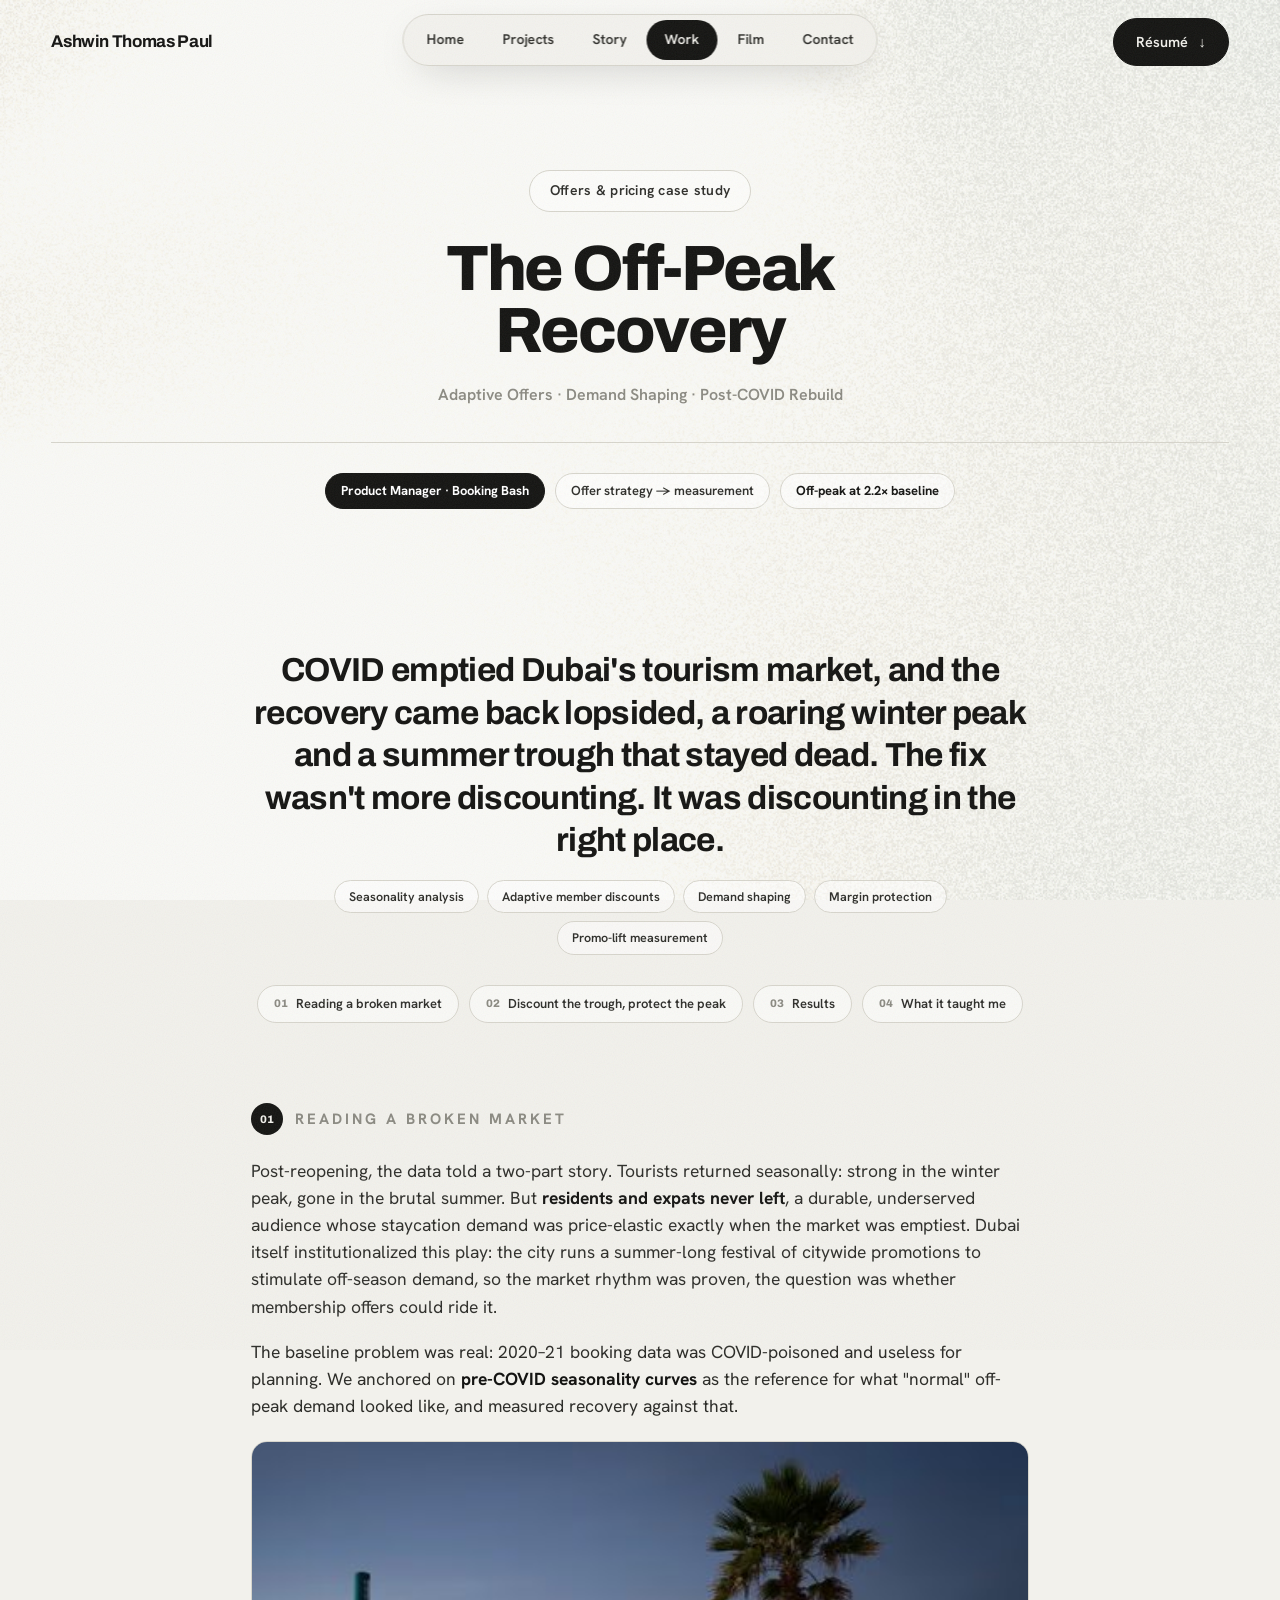
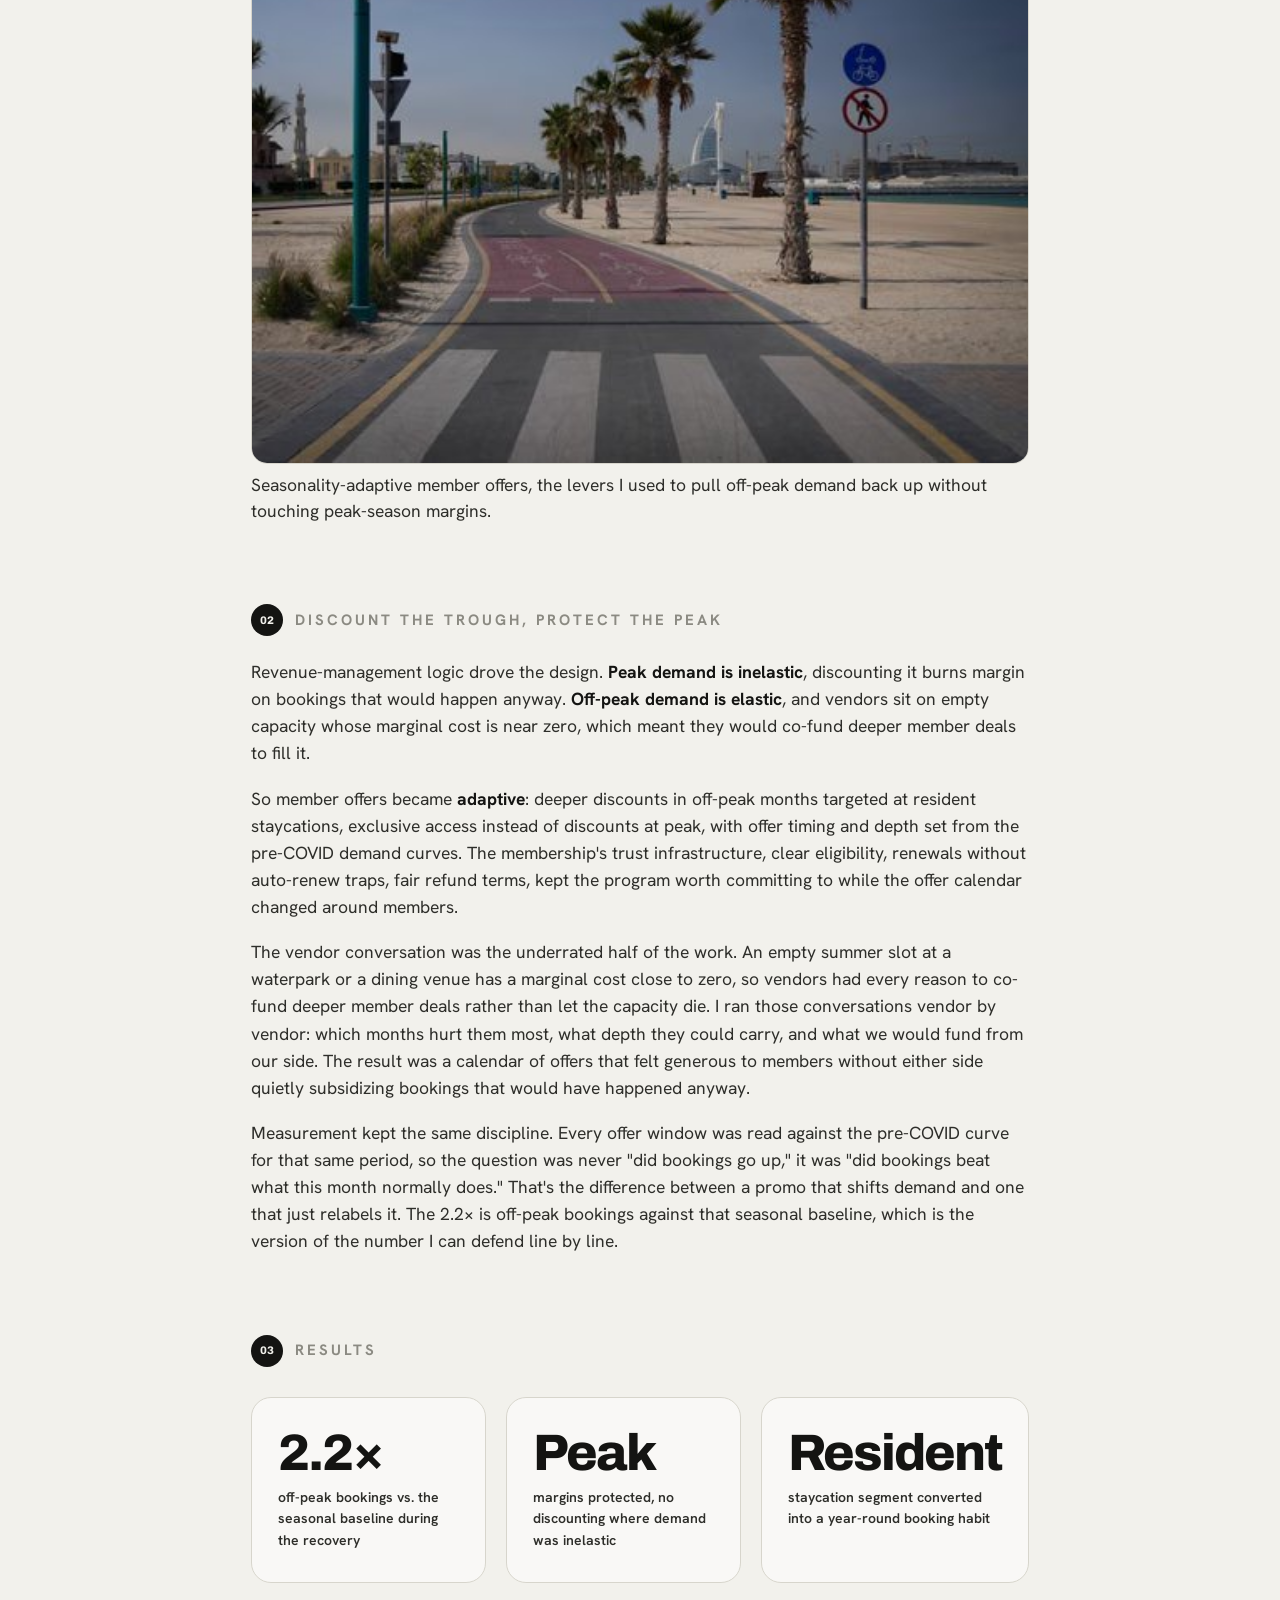
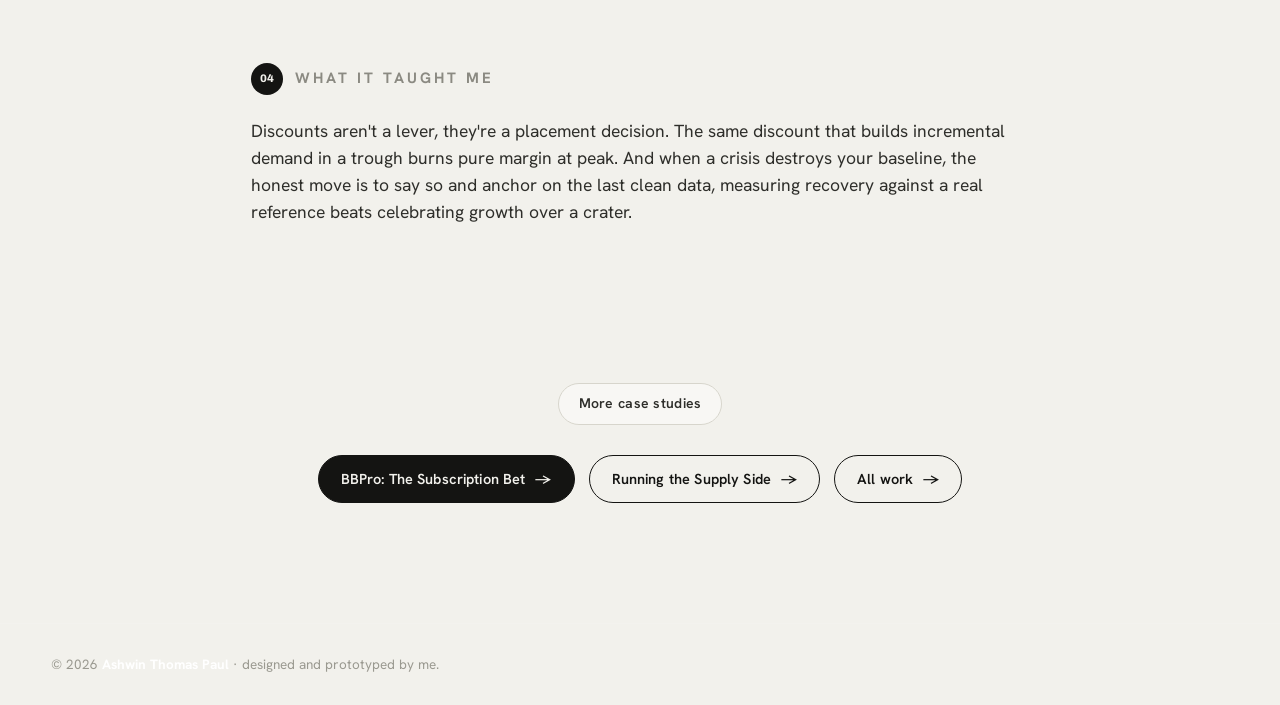
<file: work-bbpass.html>
<!DOCTYPE html>
<html lang="en">
<head>
<!-- Google tag (gtag.js) -->
<script async src="https://www.googletagmanager.com/gtag/js?id=G-2B3P6VMW9J"></script>
<script>
  window.dataLayer = window.dataLayer || [];
  function gtag(){dataLayer.push(arguments);}
  gtag('js', new Date());

  gtag('config', 'G-2B3P6VMW9J');
</script>

<meta charset="UTF-8" />
<meta name="viewport" content="width=device-width, initial-scale=1.0" />
<meta name="theme-color" content="#f2f1ec" />
<style>html { background-color: #f2f1ec; }</style>
<title>The Off-Peak Recovery · Case Study · Ashwin Thomas Paul</title>
<meta name="description" content="Rebuilding demand after COVID with seasonality-adaptive member offers, off-peak bookings recovered to 2.2× baseline while peak-season margins stayed protected." />
<link rel="preconnect" href="https://fonts.googleapis.com" />
<link rel="preconnect" href="https://fonts.gstatic.com" crossorigin />
<link href="https://fonts.googleapis.com/css2?family=Archivo:wght@500;600;700;800;900&family=Hanken+Grotesk:wght@400;500;600;700&display=block" rel="stylesheet" />
<link rel="stylesheet" href="css/style.css" />
</head>
<body>

<div class="filmgrain" aria-hidden="true"></div>
<div class="page-grain" id="grain-page" aria-hidden="true"></div>

<header class="site-head">
  <a class="wordmark" href="index.html">Ashwin Thomas Paul</a>
  <nav class="pill-nav" aria-label="Primary">
    <a href="index.html">Home</a>
    <a href="index.html#projects">Projects</a>
    <a href="index.html#story">Story</a>
    <a href="index.html#work" class="active">Work</a>
    <a href="filmmaking.html">Film</a>
    <a href="index.html#contact">Contact</a>
  </nav>
  <a class="btn btn-ink head-cta" href="assets/resume.pdf" download="Ashwin Thomas Resume 2026.pdf">Résumé <span class="arr">↓</span></a>
</header>

<main>

  <section class="cs-hero">
    <div class="wrap" style="position:relative;z-index:1">
      <div class="tag-pill rise d1">Offers & pricing case study</div>
      <h1 class="h-big rise d2" style="margin-top:26px">The Off-Peak<br />Recovery</h1>
      <p class="cat rise d3">Adaptive Offers · Demand Shaping · Post-COVID Rebuild</p>

      <div class="cs-strip rise d5">
        <span class="chip solid"><b>Product Manager · Booking Bash</b></span>
        <span class="chip">Offer strategy → measurement</span>
        <span class="chip"><b>Off-peak at 2.2× baseline</b></span>
      </div>
    </div>
  </section>

  <div class="cs-body">

    <p class="lede">COVID emptied Dubai's tourism market, and the recovery came back lopsided, a roaring winter peak and a summer trough that stayed dead. The fix wasn't more discounting. It was discounting in the right place.</p>

    <div class="cs-tags">
      <span class="cs-tag">Seasonality analysis</span>
      <span class="cs-tag">Adaptive member discounts</span>
      <span class="cs-tag">Demand shaping</span>
      <span class="cs-tag">Margin protection</span>
      <span class="cs-tag">Promo-lift measurement</span>
    </div>

    <nav class="toc-bar" aria-label="On this page">
      <a href="#market"><span class="n">01</span> Reading a broken market</a>
      <a href="#strategy"><span class="n">02</span> Discount the trough, protect the peak</a>
      <a href="#results"><span class="n">03</span> Results</a>
      <a href="#learned"><span class="n">04</span> What it taught me</a>
    </nav>

    <div class="cs-sec" id="market">
      <h3><span class="sec-num">01</span>Reading a broken market</h3>
      <p>Post-reopening, the data told a two-part story. Tourists returned seasonally: strong in the winter peak, gone in the brutal summer. But <b>residents and expats never left</b>, a durable, underserved audience whose staycation demand was price-elastic exactly when the market was emptiest. Dubai itself institutionalized this play: the city runs a summer-long festival of citywide promotions to stimulate off-season demand, so the market rhythm was proven, the question was whether membership offers could ride it.</p>
      <p>The baseline problem was real: 2020–21 booking data was COVID-poisoned and useless for planning. We anchored on <b>pre-COVID seasonality curves</b> as the reference for what "normal" off-peak demand looked like, and measured recovery against that.</p>
      <div class="shot"><img src="Compressed/works/off-season.jpg" alt="Off-season member offers" loading="lazy" /></div>
      <p class="shot-cap">Seasonality-adaptive member offers, the levers I used to pull off-peak demand back up without touching peak-season margins.</p>
    </div>

    <div class="cs-sec" id="strategy">
      <h3><span class="sec-num">02</span>Discount the trough, protect the peak</h3>
      <p>Revenue-management logic drove the design. <b>Peak demand is inelastic</b>, discounting it burns margin on bookings that would happen anyway. <b>Off-peak demand is elastic</b>, and vendors sit on empty capacity whose marginal cost is near zero, which meant they would co-fund deeper member deals to fill it.</p>
      <p>So member offers became <b>adaptive</b>: deeper discounts in off-peak months targeted at resident staycations, exclusive access instead of discounts at peak, with offer timing and depth set from the pre-COVID demand curves. The membership's trust infrastructure, clear eligibility, renewals without auto-renew traps, fair refund terms, kept the program worth committing to while the offer calendar changed around members.</p>
      <p>The vendor conversation was the underrated half of the work. An empty summer slot at a waterpark or a dining venue has a marginal cost close to zero, so vendors had every reason to co-fund deeper member deals rather than let the capacity die. I ran those conversations vendor by vendor: which months hurt them most, what depth they could carry, and what we would fund from our side. The result was a calendar of offers that felt generous to members without either side quietly subsidizing bookings that would have happened anyway.</p>
      <p>Measurement kept the same discipline. Every offer window was read against the pre-COVID curve for that same period, so the question was never "did bookings go up," it was "did bookings beat what this month normally does." That's the difference between a promo that shifts demand and one that just relabels it. The 2.2× is off-peak bookings against that seasonal baseline, which is the version of the number I can defend line by line.</p>
    </div>

    <div class="cs-sec" id="results">
      <h3><span class="sec-num">03</span>Results</h3>
      <div class="cs-results">
        <div class="r"><div class="num">2.2×</div><div class="lbl">off-peak bookings vs. the seasonal baseline during the recovery</div></div>
        <div class="r"><div class="num">Peak</div><div class="lbl">margins protected, no discounting where demand was inelastic</div></div>
        <div class="r"><div class="num">Resident</div><div class="lbl">staycation segment converted into a year-round booking habit</div></div>
      </div>
    </div>

    <div class="cs-sec" id="learned">
      <h3><span class="sec-num">04</span>What it taught me</h3>
      <p>Discounts aren't a lever, they're a placement decision. The same discount that builds incremental demand in a trough burns pure margin at peak. And when a crisis destroys your baseline, the honest move is to say so and anchor on the last clean data, measuring recovery against a real reference beats celebrating growth over a crater.</p>
    </div>

  </div>

  <div class="cs-next">
    <div class="tag-pill">More case studies</div>
    <div style="margin-top:30px; display:flex; gap:14px; justify-content:center; flex-wrap:wrap">
      <a class="btn btn-ink" href="work-subscription-bet.html">BBPro: The Subscription Bet <span class="arr">→</span></a>
      <a class="btn btn-ghost" href="work-supply-side.html">Running the Supply Side <span class="arr">→</span></a>
      <a class="btn btn-ghost" href="index.html#work">All work <span class="arr">→</span></a>
    </div>
  </div>

</main>

<footer class="foot">
  <span>© <span id="yr"></span> <b>Ashwin Thomas Paul</b> · designed and prototyped by me.</span>
</footer>

<script src="js/grainient.js"></script>
<script src="js/main.js"></script>
</body>
</html>
</file>
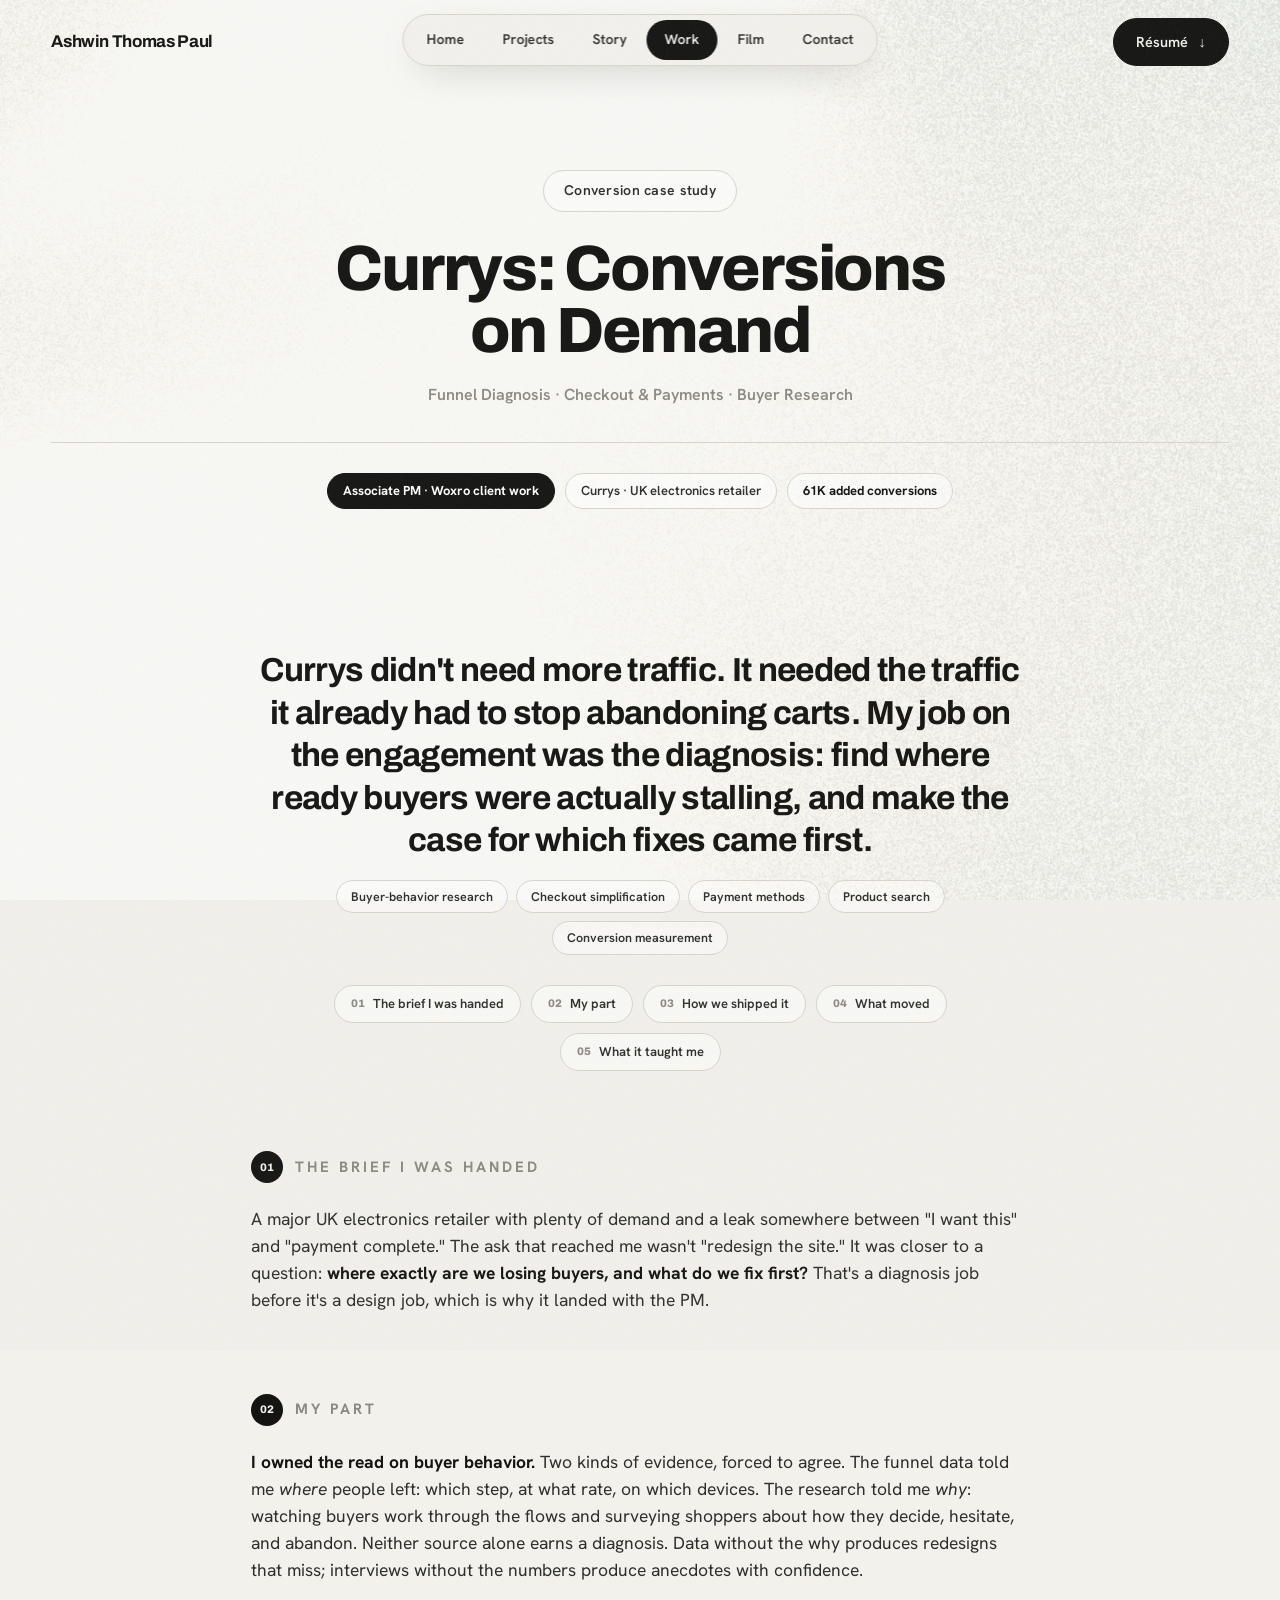
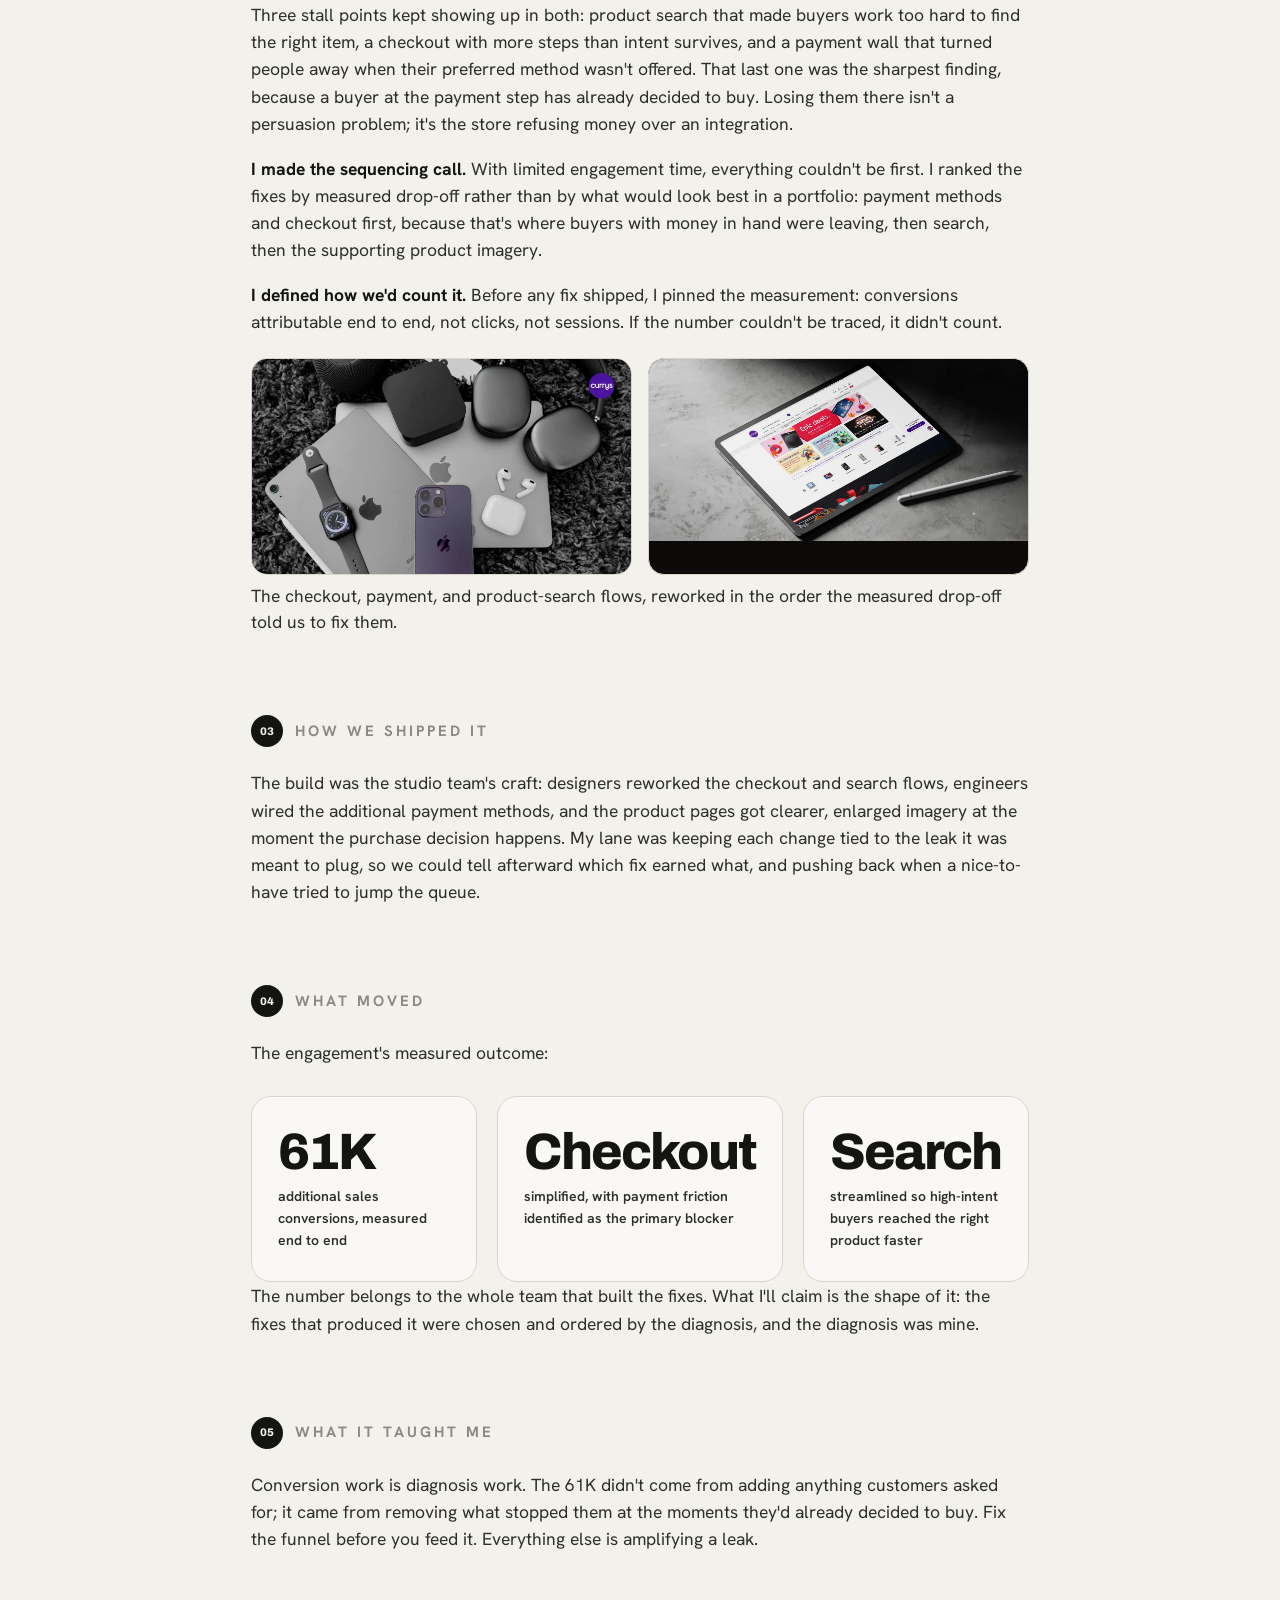
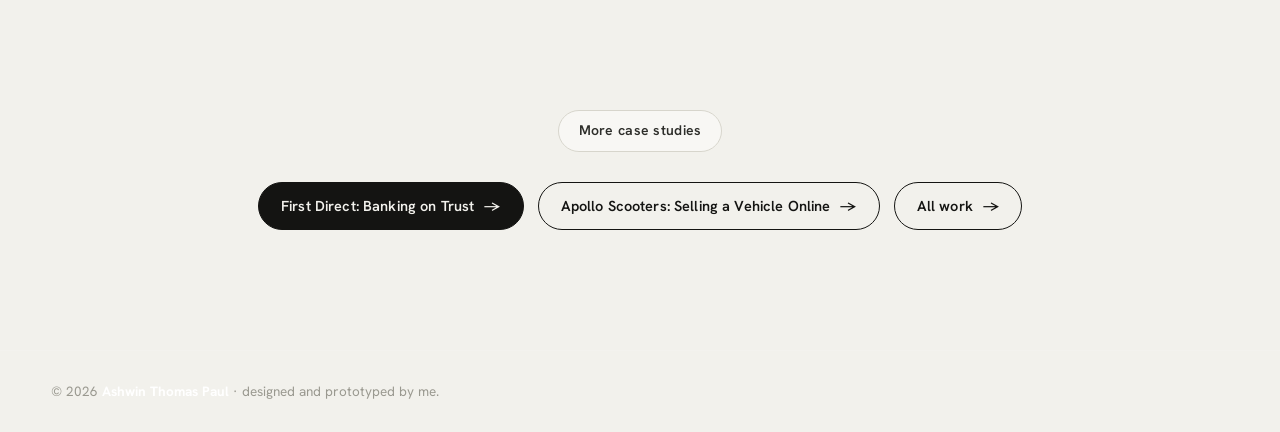
<file: work-currys.html>
<!DOCTYPE html>
<html lang="en">
<head>
<!-- Google tag (gtag.js) -->
<script async src="https://www.googletagmanager.com/gtag/js?id=G-2B3P6VMW9J"></script>
<script>
  window.dataLayer = window.dataLayer || [];
  function gtag(){dataLayer.push(arguments);}
  gtag('js', new Date());

  gtag('config', 'G-2B3P6VMW9J');
</script>

<meta charset="UTF-8" />
<meta name="viewport" content="width=device-width, initial-scale=1.0" />
<meta name="theme-color" content="#f2f1ec" />
<style>html { background-color: #f2f1ec; }</style>
<title>Currys: Conversions on Demand · Case Study · Ashwin Thomas Paul</title>
<meta name="description" content="My part in the Currys funnel work: reading where buyers actually stalled, sequencing the fixes by measured drop-off, and defining how we'd count the result. 61K additional sales conversions." />
<link rel="preconnect" href="https://fonts.googleapis.com" />
<link rel="preconnect" href="https://fonts.gstatic.com" crossorigin />
<link href="https://fonts.googleapis.com/css2?family=Archivo:wght@500;600;700;800;900&family=Hanken+Grotesk:wght@400;500;600;700&display=block" rel="stylesheet" />
<link rel="stylesheet" href="css/style.css" />
</head>
<body>

<div class="filmgrain" aria-hidden="true"></div>
<div class="page-grain" id="grain-page" aria-hidden="true"></div>

<header class="site-head">
  <a class="wordmark" href="index.html">Ashwin Thomas Paul</a>
  <nav class="pill-nav" aria-label="Primary">
    <a href="index.html">Home</a>
    <a href="index.html#projects">Projects</a>
    <a href="index.html#story">Story</a>
    <a href="index.html#work" class="active">Work</a>
    <a href="filmmaking.html">Film</a>
    <a href="index.html#contact">Contact</a>
  </nav>
  <a class="btn btn-ink head-cta" href="assets/resume.pdf" download="Ashwin Thomas Resume 2026.pdf">Résumé <span class="arr">↓</span></a>
</header>

<main>

  <section class="cs-hero">
    <div class="wrap" style="position:relative;z-index:1">
      <div class="tag-pill rise d1">Conversion case study</div>
      <h1 class="h-big rise d2" style="margin-top:26px">Currys: Conversions<br />on Demand</h1>
      <p class="cat rise d3">Funnel Diagnosis · Checkout &amp; Payments · Buyer Research</p>

      <div class="cs-strip rise d5">
        <span class="chip solid"><b>Associate PM · Woxro client work</b></span>
        <span class="chip">Currys · UK electronics retailer</span>
        <span class="chip"><b>61K added conversions</b></span>
      </div>
    </div>
  </section>

  <div class="cs-body">

    <p class="lede">Currys didn't need more traffic. It needed the traffic it already had to stop abandoning carts. My job on the engagement was the diagnosis: find where ready buyers were actually stalling, and make the case for which fixes came first.</p>

    <div class="cs-tags">
      <span class="cs-tag">Buyer-behavior research</span>
      <span class="cs-tag">Checkout simplification</span>
      <span class="cs-tag">Payment methods</span>
      <span class="cs-tag">Product search</span>
      <span class="cs-tag">Conversion measurement</span>
    </div>

    <nav class="toc-bar" aria-label="On this page">
      <a href="#brief"><span class="n">01</span> The brief I was handed</a>
      <a href="#mypart"><span class="n">02</span> My part</a>
      <a href="#shipped"><span class="n">03</span> How we shipped it</a>
      <a href="#moved"><span class="n">04</span> What moved</a>
      <a href="#learned"><span class="n">05</span> What it taught me</a>
    </nav>

    <div class="cs-sec" id="brief">
      <h3><span class="sec-num">01</span>The brief I was handed</h3>
      <p>A major UK electronics retailer with plenty of demand and a leak somewhere between "I want this" and "payment complete." The ask that reached me wasn't "redesign the site." It was closer to a question: <b>where exactly are we losing buyers, and what do we fix first?</b> That's a diagnosis job before it's a design job, which is why it landed with the PM.</p>
    </div>

    <div class="cs-sec" id="mypart">
      <h3><span class="sec-num">02</span>My part</h3>
      <p><b>I owned the read on buyer behavior.</b> Two kinds of evidence, forced to agree. The funnel data told me <i>where</i> people left: which step, at what rate, on which devices. The research told me <i>why</i>: watching buyers work through the flows and surveying shoppers about how they decide, hesitate, and abandon. Neither source alone earns a diagnosis. Data without the why produces redesigns that miss; interviews without the numbers produce anecdotes with confidence.</p>
      <p>Three stall points kept showing up in both: product search that made buyers work too hard to find the right item, a checkout with more steps than intent survives, and a payment wall that turned people away when their preferred method wasn't offered. That last one was the sharpest finding, because a buyer at the payment step has already decided to buy. Losing them there isn't a persuasion problem; it's the store refusing money over an integration.</p>
      <p><b>I made the sequencing call.</b> With limited engagement time, everything couldn't be first. I ranked the fixes by measured drop-off rather than by what would look best in a portfolio: payment methods and checkout first, because that's where buyers with money in hand were leaving, then search, then the supporting product imagery.</p>
      <p><b>I defined how we'd count it.</b> Before any fix shipped, I pinned the measurement: conversions attributable end to end, not clicks, not sessions. If the number couldn't be traced, it didn't count.</p>
      <div class="shot-pair">
        <div class="shot"><img src="Compressed/works/currys-1.jpg" alt="Currys checkout and funnel redesign" loading="lazy" /></div>
        <div class="shot"><img src="Compressed/works/currys-2.jpg" alt="Currys product search and page design" loading="lazy" /></div>
      </div>
      <p class="shot-cap">The checkout, payment, and product-search flows, reworked in the order the measured drop-off told us to fix them.</p>
    </div>

    <div class="cs-sec" id="shipped">
      <h3><span class="sec-num">03</span>How we shipped it</h3>
      <p>The build was the studio team's craft: designers reworked the checkout and search flows, engineers wired the additional payment methods, and the product pages got clearer, enlarged imagery at the moment the purchase decision happens. My lane was keeping each change tied to the leak it was meant to plug, so we could tell afterward which fix earned what, and pushing back when a nice-to-have tried to jump the queue.</p>
    </div>

    <div class="cs-sec" id="moved">
      <h3><span class="sec-num">04</span>What moved</h3>
      <p>The engagement's measured outcome:</p>
      <div class="cs-results">
        <div class="r"><div class="num">61K</div><div class="lbl">additional sales conversions, measured end to end</div></div>
        <div class="r"><div class="num">Checkout</div><div class="lbl">simplified, with payment friction identified as the primary blocker</div></div>
        <div class="r"><div class="num">Search</div><div class="lbl">streamlined so high-intent buyers reached the right product faster</div></div>
      </div>
      <p>The number belongs to the whole team that built the fixes. What I'll claim is the shape of it: the fixes that produced it were chosen and ordered by the diagnosis, and the diagnosis was mine.</p>
    </div>

    <div class="cs-sec" id="learned">
      <h3><span class="sec-num">05</span>What it taught me</h3>
      <p>Conversion work is diagnosis work. The 61K didn't come from adding anything customers asked for; it came from removing what stopped them at the moments they'd already decided to buy. Fix the funnel before you feed it. Everything else is amplifying a leak.</p>
    </div>

  </div>

  <div class="cs-next">
    <div class="tag-pill">More case studies</div>
    <div style="margin-top:30px; display:flex; gap:14px; justify-content:center; flex-wrap:wrap">
      <a class="btn btn-ink" href="work-first-direct.html">First Direct: Banking on Trust <span class="arr">→</span></a>
      <a class="btn btn-ghost" href="work-apollo.html">Apollo Scooters: Selling a Vehicle Online <span class="arr">→</span></a>
      <a class="btn btn-ghost" href="index.html#work">All work <span class="arr">→</span></a>
    </div>
  </div>

</main>

<footer class="foot">
  <span>© <span id="yr"></span> <b>Ashwin Thomas Paul</b> · designed and prototyped by me.</span>
</footer>

<script src="js/grainient.js"></script>
<script src="js/main.js"></script>
</body>
</html>
</file>
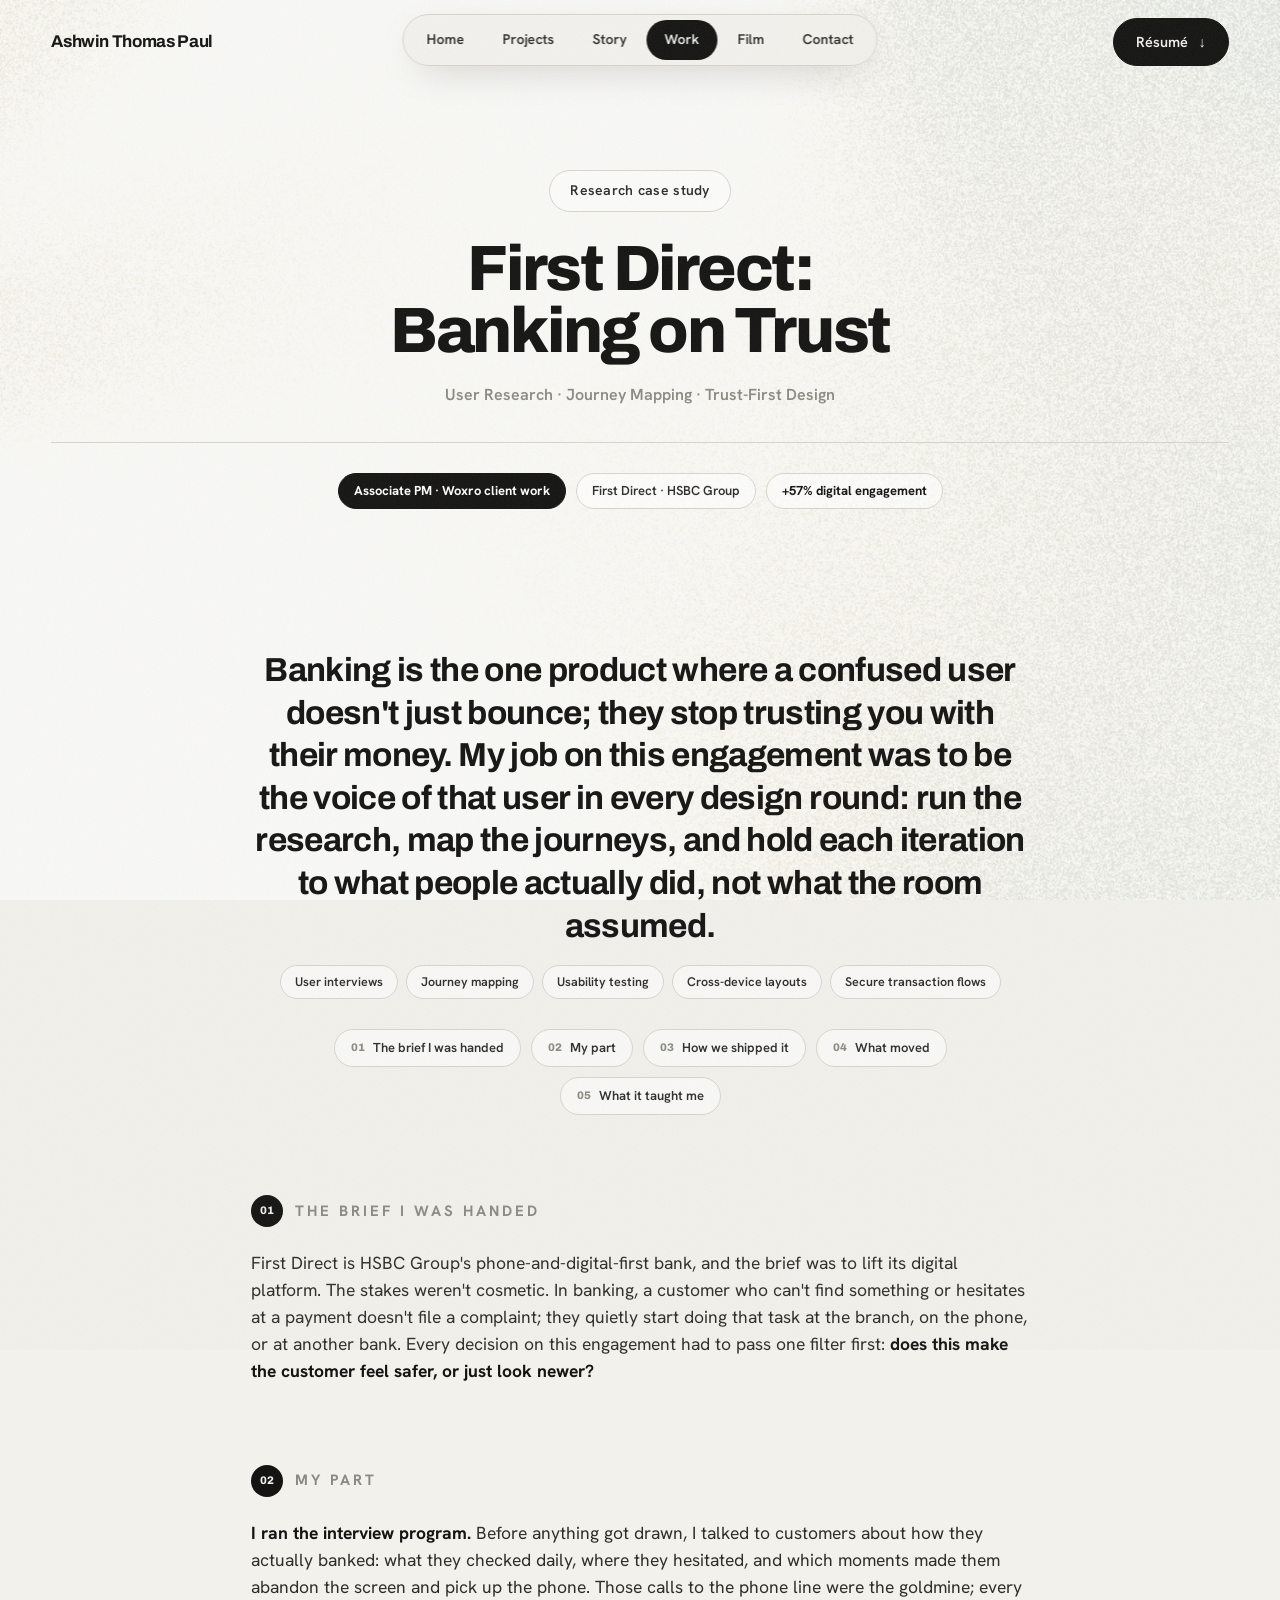
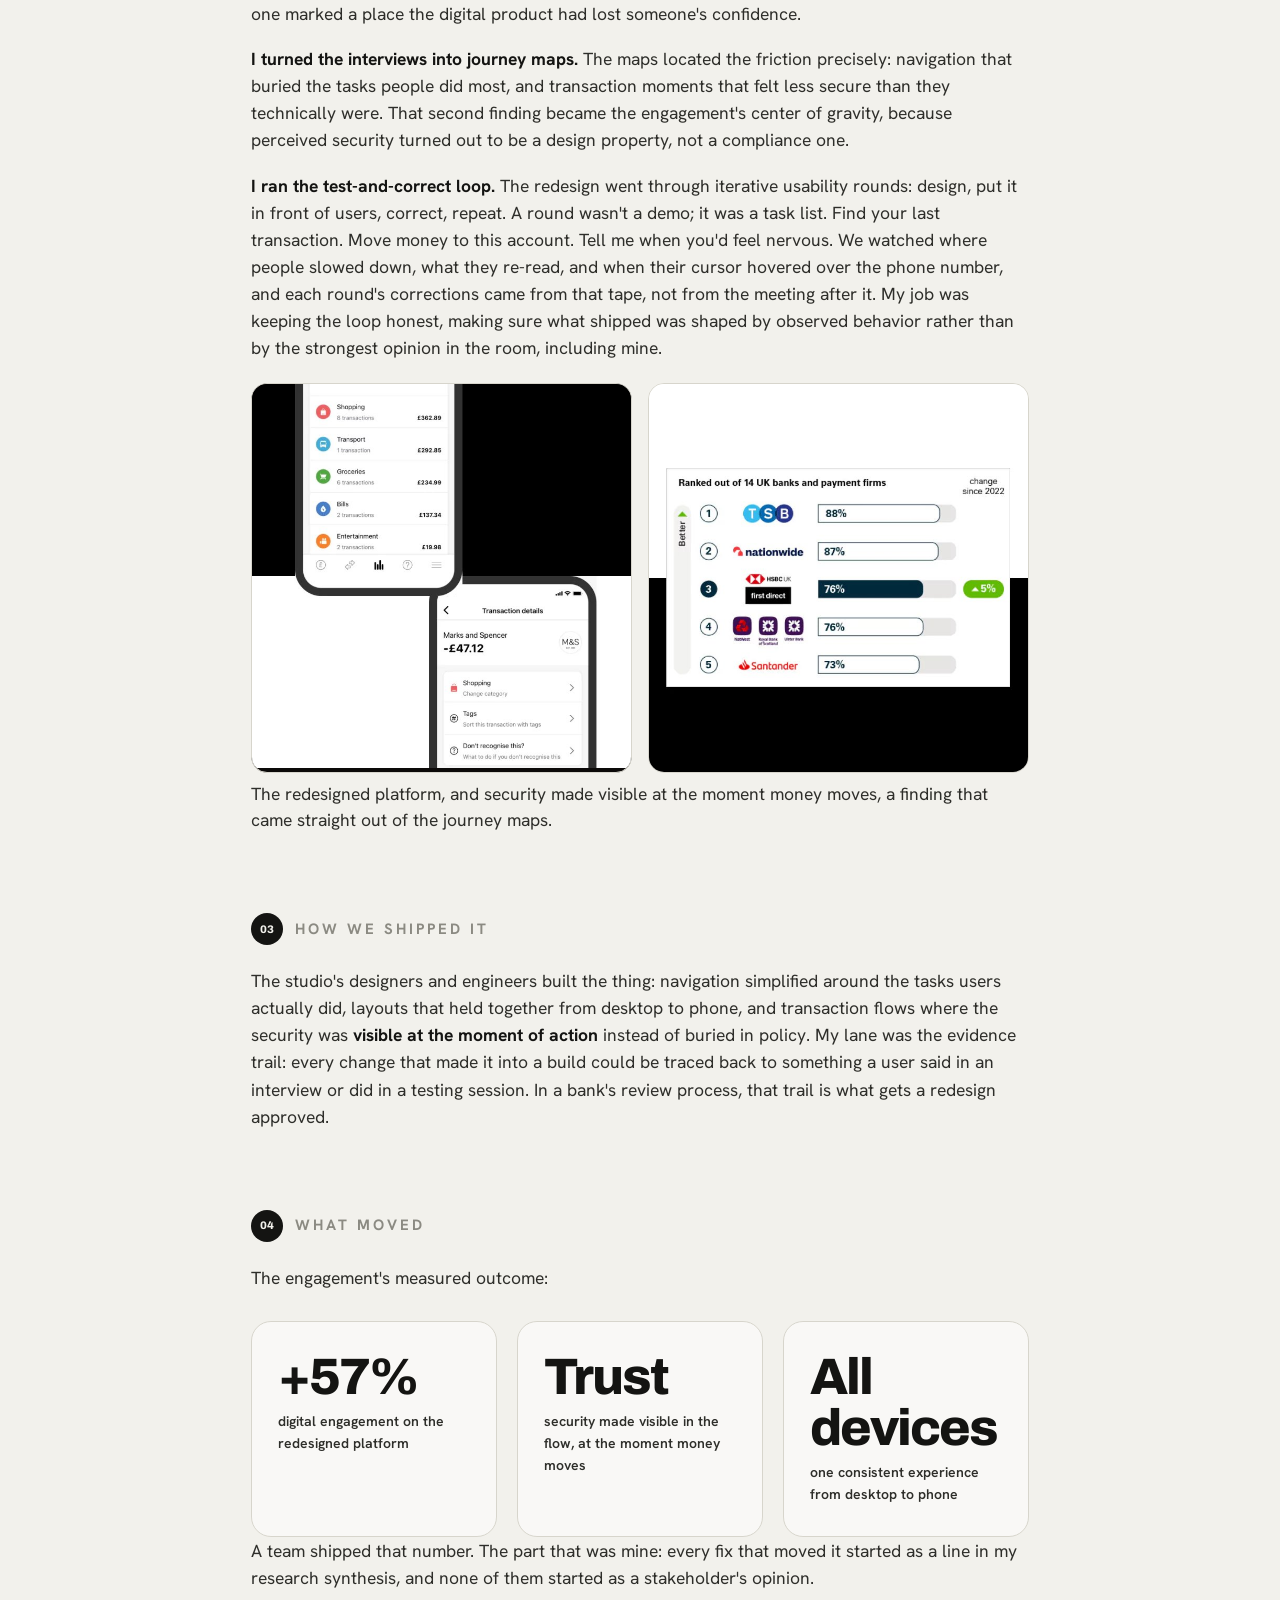
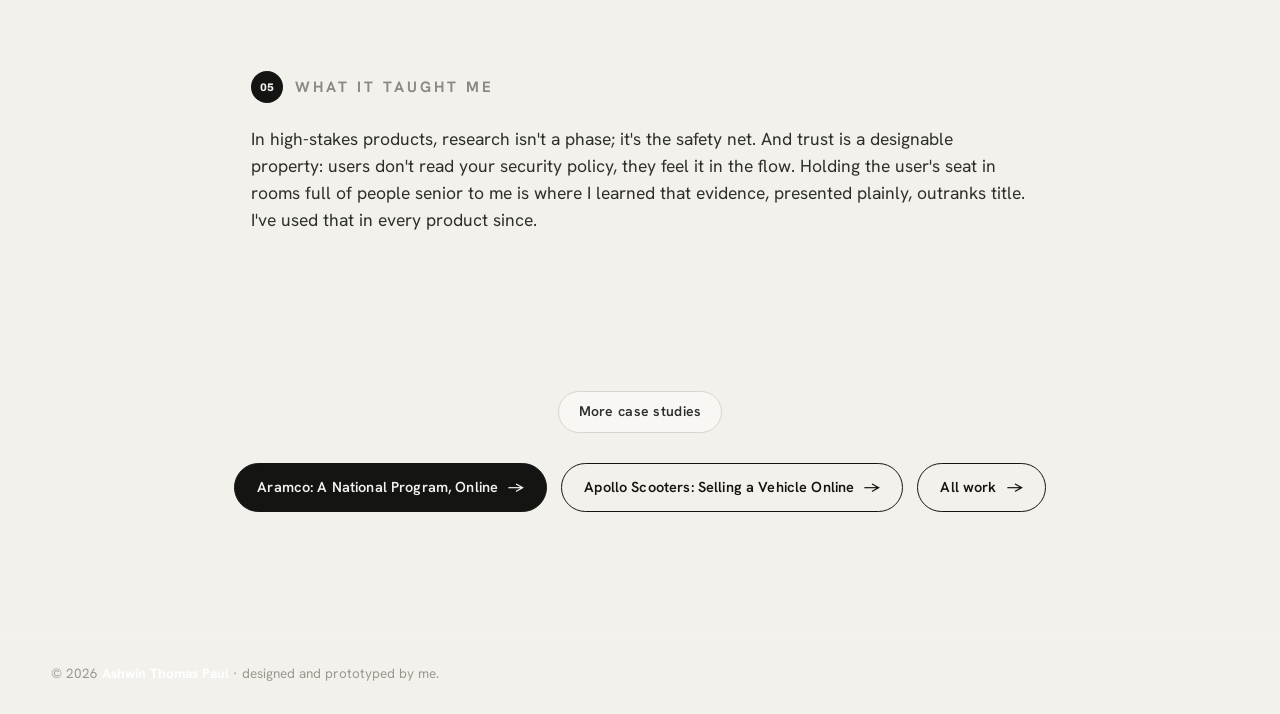
<file: work-first-direct.html>
<!DOCTYPE html>
<html lang="en">
<head>
<!-- Google tag (gtag.js) -->
<script async src="https://www.googletagmanager.com/gtag/js?id=G-2B3P6VMW9J"></script>
<script>
  window.dataLayer = window.dataLayer || [];
  function gtag(){dataLayer.push(arguments);}
  gtag('js', new Date());

  gtag('config', 'G-2B3P6VMW9J');
</script>

<meta charset="UTF-8" />
<meta name="viewport" content="width=device-width, initial-scale=1.0" />
<meta name="theme-color" content="#f2f1ec" />
<style>html { background-color: #f2f1ec; }</style>
<title>First Direct: Banking on Trust · Case Study · Ashwin Thomas Paul</title>
<meta name="description" content="My part in the First Direct redesign: running the interview program, mapping the journeys, and holding every design round to what users actually did in testing. Digital engagement up 57%." />
<link rel="preconnect" href="https://fonts.googleapis.com" />
<link rel="preconnect" href="https://fonts.gstatic.com" crossorigin />
<link href="https://fonts.googleapis.com/css2?family=Archivo:wght@500;600;700;800;900&family=Hanken+Grotesk:wght@400;500;600;700&display=block" rel="stylesheet" />
<link rel="stylesheet" href="css/style.css" />
</head>
<body>

<div class="filmgrain" aria-hidden="true"></div>
<div class="page-grain" id="grain-page" aria-hidden="true"></div>

<header class="site-head">
  <a class="wordmark" href="index.html">Ashwin Thomas Paul</a>
  <nav class="pill-nav" aria-label="Primary">
    <a href="index.html">Home</a>
    <a href="index.html#projects">Projects</a>
    <a href="index.html#story">Story</a>
    <a href="index.html#work" class="active">Work</a>
    <a href="filmmaking.html">Film</a>
    <a href="index.html#contact">Contact</a>
  </nav>
  <a class="btn btn-ink head-cta" href="assets/resume.pdf" download="Ashwin Thomas Resume 2026.pdf">Résumé <span class="arr">↓</span></a>
</header>

<main>

  <section class="cs-hero">
    <div class="wrap" style="position:relative;z-index:1">
      <div class="tag-pill rise d1">Research case study</div>
      <h1 class="h-big rise d2" style="margin-top:26px">First Direct:<br />Banking on Trust</h1>
      <p class="cat rise d3">User Research · Journey Mapping · Trust-First Design</p>

      <div class="cs-strip rise d5">
        <span class="chip solid"><b>Associate PM · Woxro client work</b></span>
        <span class="chip">First Direct · HSBC Group</span>
        <span class="chip"><b>+57% digital engagement</b></span>
      </div>
    </div>
  </section>

  <div class="cs-body">

    <p class="lede">Banking is the one product where a confused user doesn't just bounce; they stop trusting you with their money. My job on this engagement was to be the voice of that user in every design round: run the research, map the journeys, and hold each iteration to what people actually did, not what the room assumed.</p>

    <div class="cs-tags">
      <span class="cs-tag">User interviews</span>
      <span class="cs-tag">Journey mapping</span>
      <span class="cs-tag">Usability testing</span>
      <span class="cs-tag">Cross-device layouts</span>
      <span class="cs-tag">Secure transaction flows</span>
    </div>

    <nav class="toc-bar" aria-label="On this page">
      <a href="#brief"><span class="n">01</span> The brief I was handed</a>
      <a href="#mypart"><span class="n">02</span> My part</a>
      <a href="#shipped"><span class="n">03</span> How we shipped it</a>
      <a href="#moved"><span class="n">04</span> What moved</a>
      <a href="#learned"><span class="n">05</span> What it taught me</a>
    </nav>

    <div class="cs-sec" id="brief">
      <h3><span class="sec-num">01</span>The brief I was handed</h3>
      <p>First Direct is HSBC Group's phone-and-digital-first bank, and the brief was to lift its digital platform. The stakes weren't cosmetic. In banking, a customer who can't find something or hesitates at a payment doesn't file a complaint; they quietly start doing that task at the branch, on the phone, or at another bank. Every decision on this engagement had to pass one filter first: <b>does this make the customer feel safer, or just look newer?</b></p>
    </div>

    <div class="cs-sec" id="mypart">
      <h3><span class="sec-num">02</span>My part</h3>
      <p><b>I ran the interview program.</b> Before anything got drawn, I talked to customers about how they actually banked: what they checked daily, where they hesitated, and which moments made them abandon the screen and pick up the phone. Those calls to the phone line were the goldmine; every one marked a place the digital product had lost someone's confidence.</p>
      <p><b>I turned the interviews into journey maps.</b> The maps located the friction precisely: navigation that buried the tasks people did most, and transaction moments that felt less secure than they technically were. That second finding became the engagement's center of gravity, because perceived security turned out to be a design property, not a compliance one.</p>
      <p><b>I ran the test-and-correct loop.</b> The redesign went through iterative usability rounds: design, put it in front of users, correct, repeat. A round wasn't a demo; it was a task list. Find your last transaction. Move money to this account. Tell me when you'd feel nervous. We watched where people slowed down, what they re-read, and when their cursor hovered over the phone number, and each round's corrections came from that tape, not from the meeting after it. My job was keeping the loop honest, making sure what shipped was shaped by observed behavior rather than by the strongest opinion in the room, including mine.</p>
      <div class="shot-pair">
        <div class="shot"><img src="Compressed/works/firstdirect-1.jpg" alt="First Direct banking platform" loading="lazy" /></div>
        <div class="shot"><img src="Compressed/works/firstdirect-2.jpg" alt="First Direct secure transaction flow" loading="lazy" /></div>
      </div>
      <p class="shot-cap">The redesigned platform, and security made visible at the moment money moves, a finding that came straight out of the journey maps.</p>
    </div>

    <div class="cs-sec" id="shipped">
      <h3><span class="sec-num">03</span>How we shipped it</h3>
      <p>The studio's designers and engineers built the thing: navigation simplified around the tasks users actually did, layouts that held together from desktop to phone, and transaction flows where the security was <b>visible at the moment of action</b> instead of buried in policy. My lane was the evidence trail: every change that made it into a build could be traced back to something a user said in an interview or did in a testing session. In a bank's review process, that trail is what gets a redesign approved.</p>
    </div>

    <div class="cs-sec" id="moved">
      <h3><span class="sec-num">04</span>What moved</h3>
      <p>The engagement's measured outcome:</p>
      <div class="cs-results">
        <div class="r"><div class="num">+57%</div><div class="lbl">digital engagement on the redesigned platform</div></div>
        <div class="r"><div class="num">Trust</div><div class="lbl">security made visible in the flow, at the moment money moves</div></div>
        <div class="r"><div class="num">All devices</div><div class="lbl">one consistent experience from desktop to phone</div></div>
      </div>
      <p>A team shipped that number. The part that was mine: every fix that moved it started as a line in my research synthesis, and none of them started as a stakeholder's opinion.</p>
    </div>

    <div class="cs-sec" id="learned">
      <h3><span class="sec-num">05</span>What it taught me</h3>
      <p>In high-stakes products, research isn't a phase; it's the safety net. And trust is a designable property: users don't read your security policy, they feel it in the flow. Holding the user's seat in rooms full of people senior to me is where I learned that evidence, presented plainly, outranks title. I've used that in every product since.</p>
    </div>

  </div>

  <div class="cs-next">
    <div class="tag-pill">More case studies</div>
    <div style="margin-top:30px; display:flex; gap:14px; justify-content:center; flex-wrap:wrap">
      <a class="btn btn-ink" href="work-aramco.html">Aramco: A National Program, Online <span class="arr">→</span></a>
      <a class="btn btn-ghost" href="work-apollo.html">Apollo Scooters: Selling a Vehicle Online <span class="arr">→</span></a>
      <a class="btn btn-ghost" href="index.html#work">All work <span class="arr">→</span></a>
    </div>
  </div>

</main>

<footer class="foot">
  <span>© <span id="yr"></span> <b>Ashwin Thomas Paul</b> · designed and prototyped by me.</span>
</footer>

<script src="js/grainient.js"></script>
<script src="js/main.js"></script>
</body>
</html>
</file>
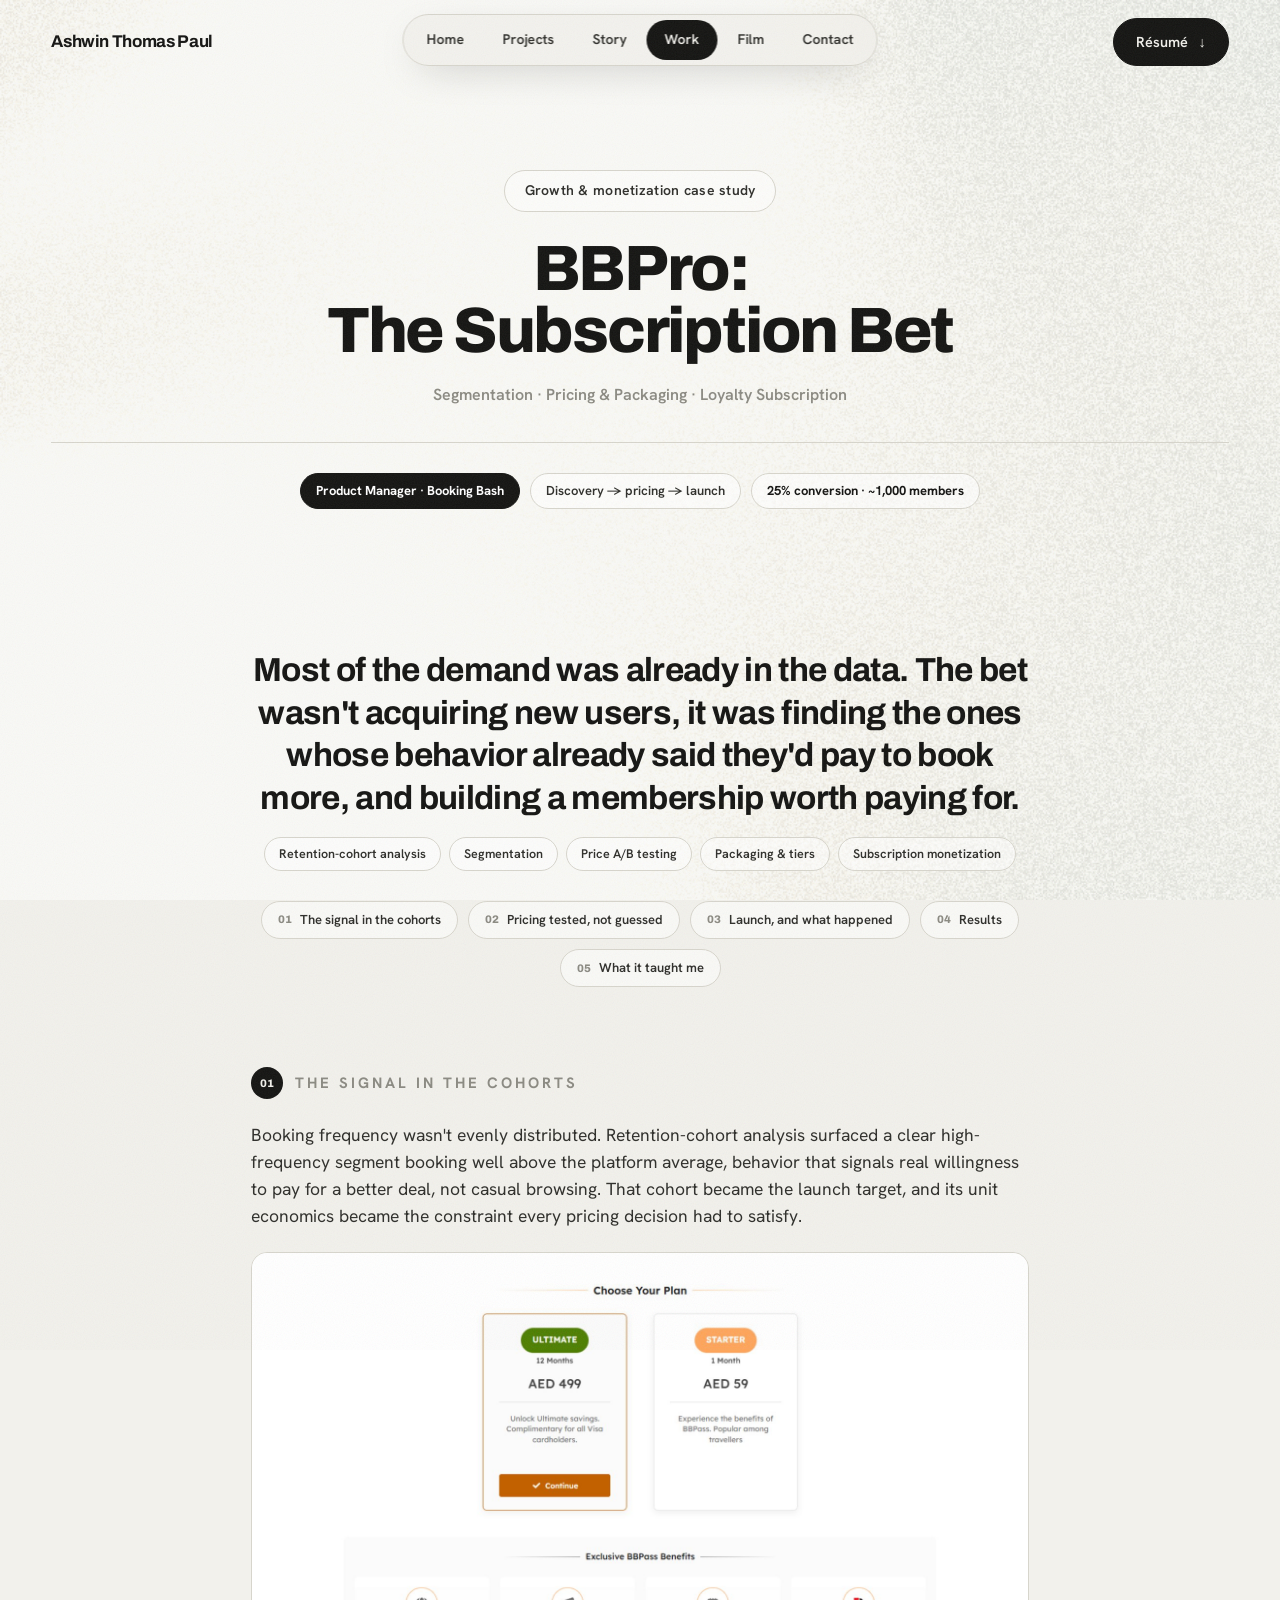
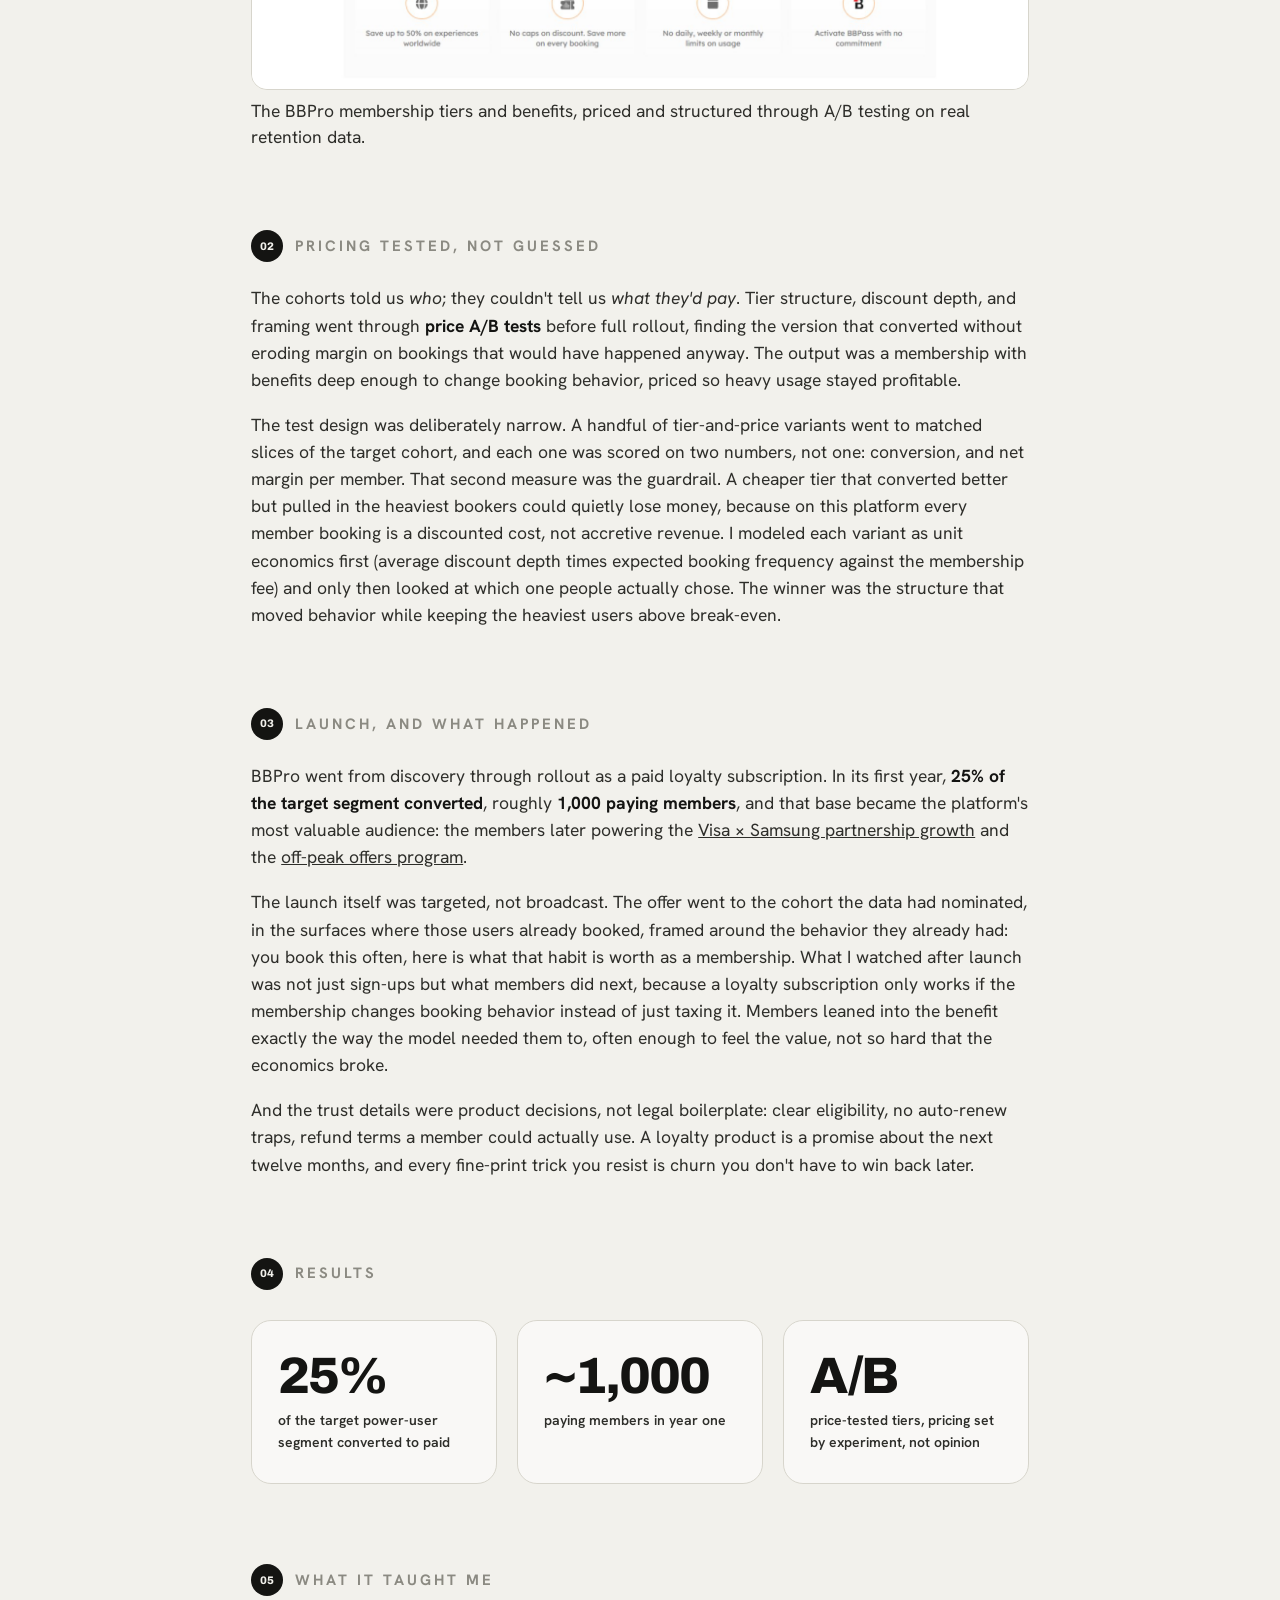
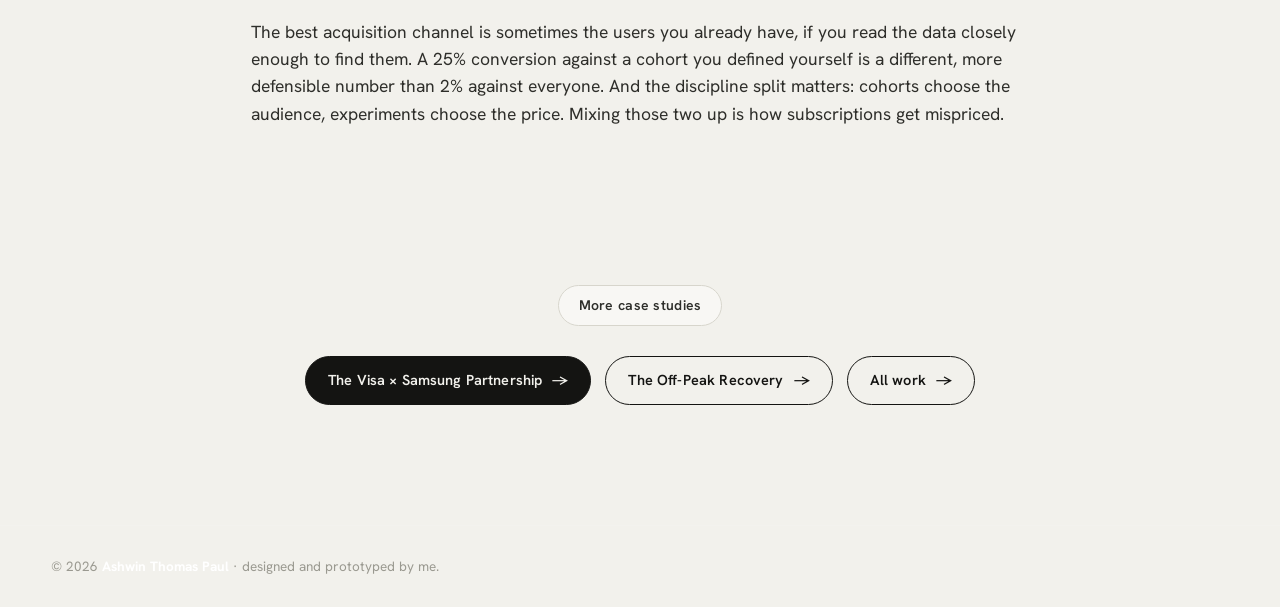
<file: work-subscription-bet.html>
<!DOCTYPE html>
<html lang="en">
<head>
<!-- Google tag (gtag.js) -->
<script async src="https://www.googletagmanager.com/gtag/js?id=G-2B3P6VMW9J"></script>
<script>
  window.dataLayer = window.dataLayer || [];
  function gtag(){dataLayer.push(arguments);}
  gtag('js', new Date());

  gtag('config', 'G-2B3P6VMW9J');
</script>

<meta charset="UTF-8" />
<meta name="viewport" content="width=device-width, initial-scale=1.0" />
<meta name="theme-color" content="#f2f1ec" />
<style>html { background-color: #f2f1ec; }</style>
<title>BBPro: The Subscription Bet · Case Study · Ashwin Thomas Paul</title>
<meta name="description" content="Launching BBPro, a paid loyalty subscription, retention-cohort targeting, price A/B tests, 25% conversion and ~1,000 paying members in year one." />
<link rel="preconnect" href="https://fonts.googleapis.com" />
<link rel="preconnect" href="https://fonts.gstatic.com" crossorigin />
<link href="https://fonts.googleapis.com/css2?family=Archivo:wght@500;600;700;800;900&family=Hanken+Grotesk:wght@400;500;600;700&display=block" rel="stylesheet" />
<link rel="stylesheet" href="css/style.css" />
</head>
<body>

<div class="filmgrain" aria-hidden="true"></div>
<div class="page-grain" id="grain-page" aria-hidden="true"></div>

<header class="site-head">
  <a class="wordmark" href="index.html">Ashwin Thomas Paul</a>
  <nav class="pill-nav" aria-label="Primary">
    <a href="index.html">Home</a>
    <a href="index.html#projects">Projects</a>
    <a href="index.html#story">Story</a>
    <a href="index.html#work" class="active">Work</a>
    <a href="filmmaking.html">Film</a>
    <a href="index.html#contact">Contact</a>
  </nav>
  <a class="btn btn-ink head-cta" href="assets/resume.pdf" download="Ashwin Thomas Resume 2026.pdf">Résumé <span class="arr">↓</span></a>
</header>

<main>

  <section class="cs-hero">
    <div class="wrap" style="position:relative;z-index:1">
      <div class="tag-pill rise d1">Growth & monetization case study</div>
      <h1 class="h-big rise d2" style="margin-top:26px">BBPro:<br />The Subscription Bet</h1>
      <p class="cat rise d3">Segmentation · Pricing & Packaging · Loyalty Subscription</p>

      <div class="cs-strip rise d5">
        <span class="chip solid"><b>Product Manager · Booking Bash</b></span>
        <span class="chip">Discovery → pricing → launch</span>
        <span class="chip"><b>25% conversion · ~1,000 members</b></span>
      </div>
    </div>
  </section>

  <div class="cs-body">

    <p class="lede">Most of the demand was already in the data. The bet wasn't acquiring new users, it was finding the ones whose behavior already said they'd pay to book more, and building a membership worth paying for.</p>

    <div class="cs-tags">
      <span class="cs-tag">Retention-cohort analysis</span>
      <span class="cs-tag">Segmentation</span>
      <span class="cs-tag">Price A/B testing</span>
      <span class="cs-tag">Packaging & tiers</span>
      <span class="cs-tag">Subscription monetization</span>
    </div>

    <nav class="toc-bar" aria-label="On this page">
      <a href="#cohorts"><span class="n">01</span> The signal in the cohorts</a>
      <a href="#pricing"><span class="n">02</span> Pricing tested, not guessed</a>
      <a href="#launch"><span class="n">03</span> Launch, and what happened</a>
      <a href="#results"><span class="n">04</span> Results</a>
      <a href="#learned"><span class="n">05</span> What it taught me</a>
    </nav>

    <div class="cs-sec" id="cohorts">
      <h3><span class="sec-num">01</span>The signal in the cohorts</h3>
      <p>Booking frequency wasn't evenly distributed. Retention-cohort analysis surfaced a clear high-frequency segment booking well above the platform average, behavior that signals real willingness to pay for a better deal, not casual browsing. That cohort became the launch target, and its unit economics became the constraint every pricing decision had to satisfy.</p>
      <div class="shot"><img src="Compressed/works/bbpro-plans.jpg" alt="BBPro membership plans and benefits" loading="lazy" /></div>
      <p class="shot-cap">The BBPro membership tiers and benefits, priced and structured through A/B testing on real retention data.</p>
    </div>

    <div class="cs-sec" id="pricing">
      <h3><span class="sec-num">02</span>Pricing tested, not guessed</h3>
      <p>The cohorts told us <i>who</i>; they couldn't tell us <i>what they'd pay</i>. Tier structure, discount depth, and framing went through <b>price A/B tests</b> before full rollout, finding the version that converted without eroding margin on bookings that would have happened anyway. The output was a membership with benefits deep enough to change booking behavior, priced so heavy usage stayed profitable.</p>
      <p>The test design was deliberately narrow. A handful of tier-and-price variants went to matched slices of the target cohort, and each one was scored on two numbers, not one: conversion, and net margin per member. That second measure was the guardrail. A cheaper tier that converted better but pulled in the heaviest bookers could quietly lose money, because on this platform every member booking is a discounted cost, not accretive revenue. I modeled each variant as unit economics first (average discount depth times expected booking frequency against the membership fee) and only then looked at which one people actually chose. The winner was the structure that moved behavior while keeping the heaviest users above break-even.</p>
    </div>

    <div class="cs-sec" id="launch">
      <h3><span class="sec-num">03</span>Launch, and what happened</h3>
      <p>BBPro went from discovery through rollout as a paid loyalty subscription. In its first year, <b>25% of the target segment converted</b>, roughly <b>1,000 paying members</b>, and that base became the platform's most valuable audience: the members later powering the <a href="work-visa-samsung.html" style="text-decoration:underline">Visa × Samsung partnership growth</a> and the <a href="work-bbpass.html" style="text-decoration:underline">off-peak offers program</a>.</p>
      <p>The launch itself was targeted, not broadcast. The offer went to the cohort the data had nominated, in the surfaces where those users already booked, framed around the behavior they already had: you book this often, here is what that habit is worth as a membership. What I watched after launch was not just sign-ups but what members did next, because a loyalty subscription only works if the membership changes booking behavior instead of just taxing it. Members leaned into the benefit exactly the way the model needed them to, often enough to feel the value, not so hard that the economics broke.</p>
      <p>And the trust details were product decisions, not legal boilerplate: clear eligibility, no auto-renew traps, refund terms a member could actually use. A loyalty product is a promise about the next twelve months, and every fine-print trick you resist is churn you don't have to win back later.</p>
    </div>

    <div class="cs-sec" id="results">
      <h3><span class="sec-num">04</span>Results</h3>
      <div class="cs-results">
        <div class="r"><div class="num">25%</div><div class="lbl">of the target power-user segment converted to paid</div></div>
        <div class="r"><div class="num">~1,000</div><div class="lbl">paying members in year one</div></div>
        <div class="r"><div class="num">A/B</div><div class="lbl">price-tested tiers, pricing set by experiment, not opinion</div></div>
      </div>
    </div>

    <div class="cs-sec" id="learned">
      <h3><span class="sec-num">05</span>What it taught me</h3>
      <p>The best acquisition channel is sometimes the users you already have, if you read the data closely enough to find them. A 25% conversion against a cohort you defined yourself is a different, more defensible number than 2% against everyone. And the discipline split matters: cohorts choose the audience, experiments choose the price. Mixing those two up is how subscriptions get mispriced.</p>
    </div>

  </div>

  <div class="cs-next">
    <div class="tag-pill">More case studies</div>
    <div style="margin-top:30px; display:flex; gap:14px; justify-content:center; flex-wrap:wrap">
      <a class="btn btn-ink" href="work-visa-samsung.html">The Visa × Samsung Partnership <span class="arr">→</span></a>
      <a class="btn btn-ghost" href="work-bbpass.html">The Off-Peak Recovery <span class="arr">→</span></a>
      <a class="btn btn-ghost" href="index.html#work">All work <span class="arr">→</span></a>
    </div>
  </div>

</main>

<footer class="foot">
  <span>© <span id="yr"></span> <b>Ashwin Thomas Paul</b> · designed and prototyped by me.</span>
</footer>

<script src="js/grainient.js"></script>
<script src="js/main.js"></script>
</body>
</html>
</file>
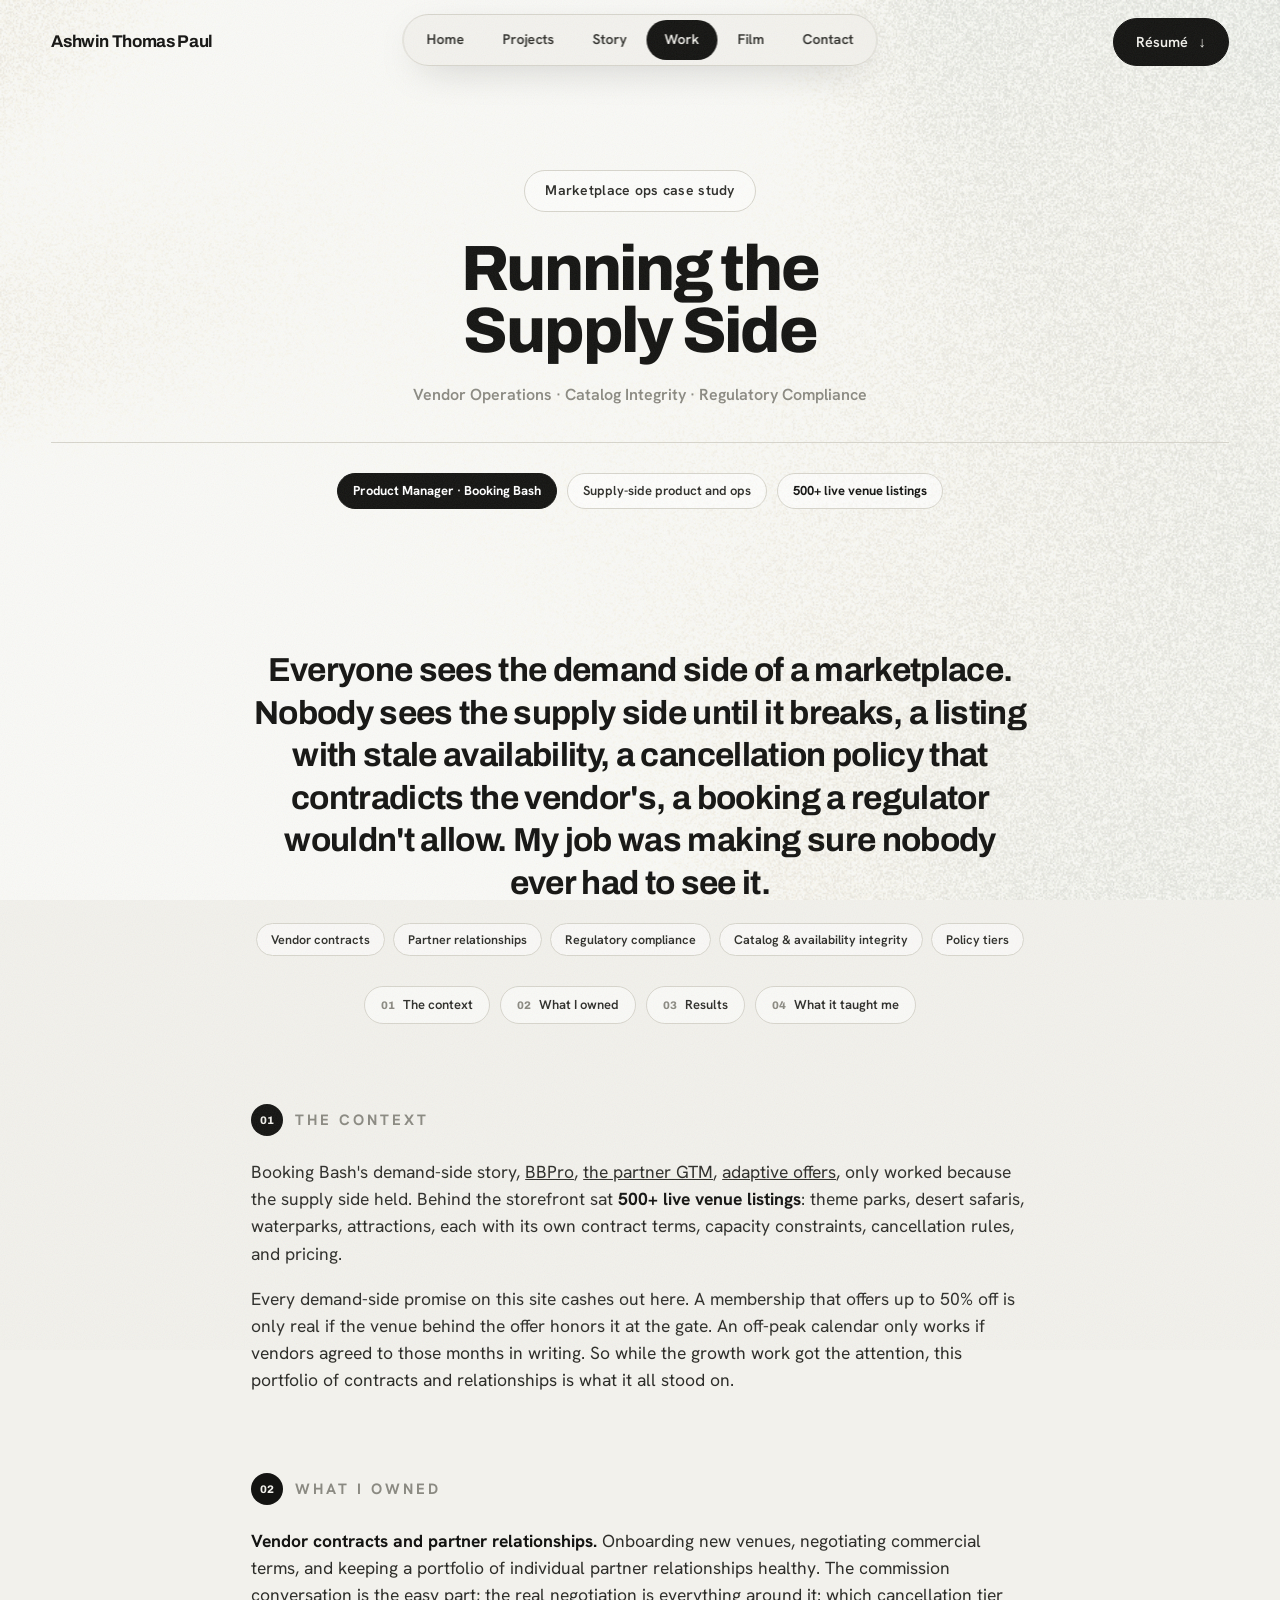
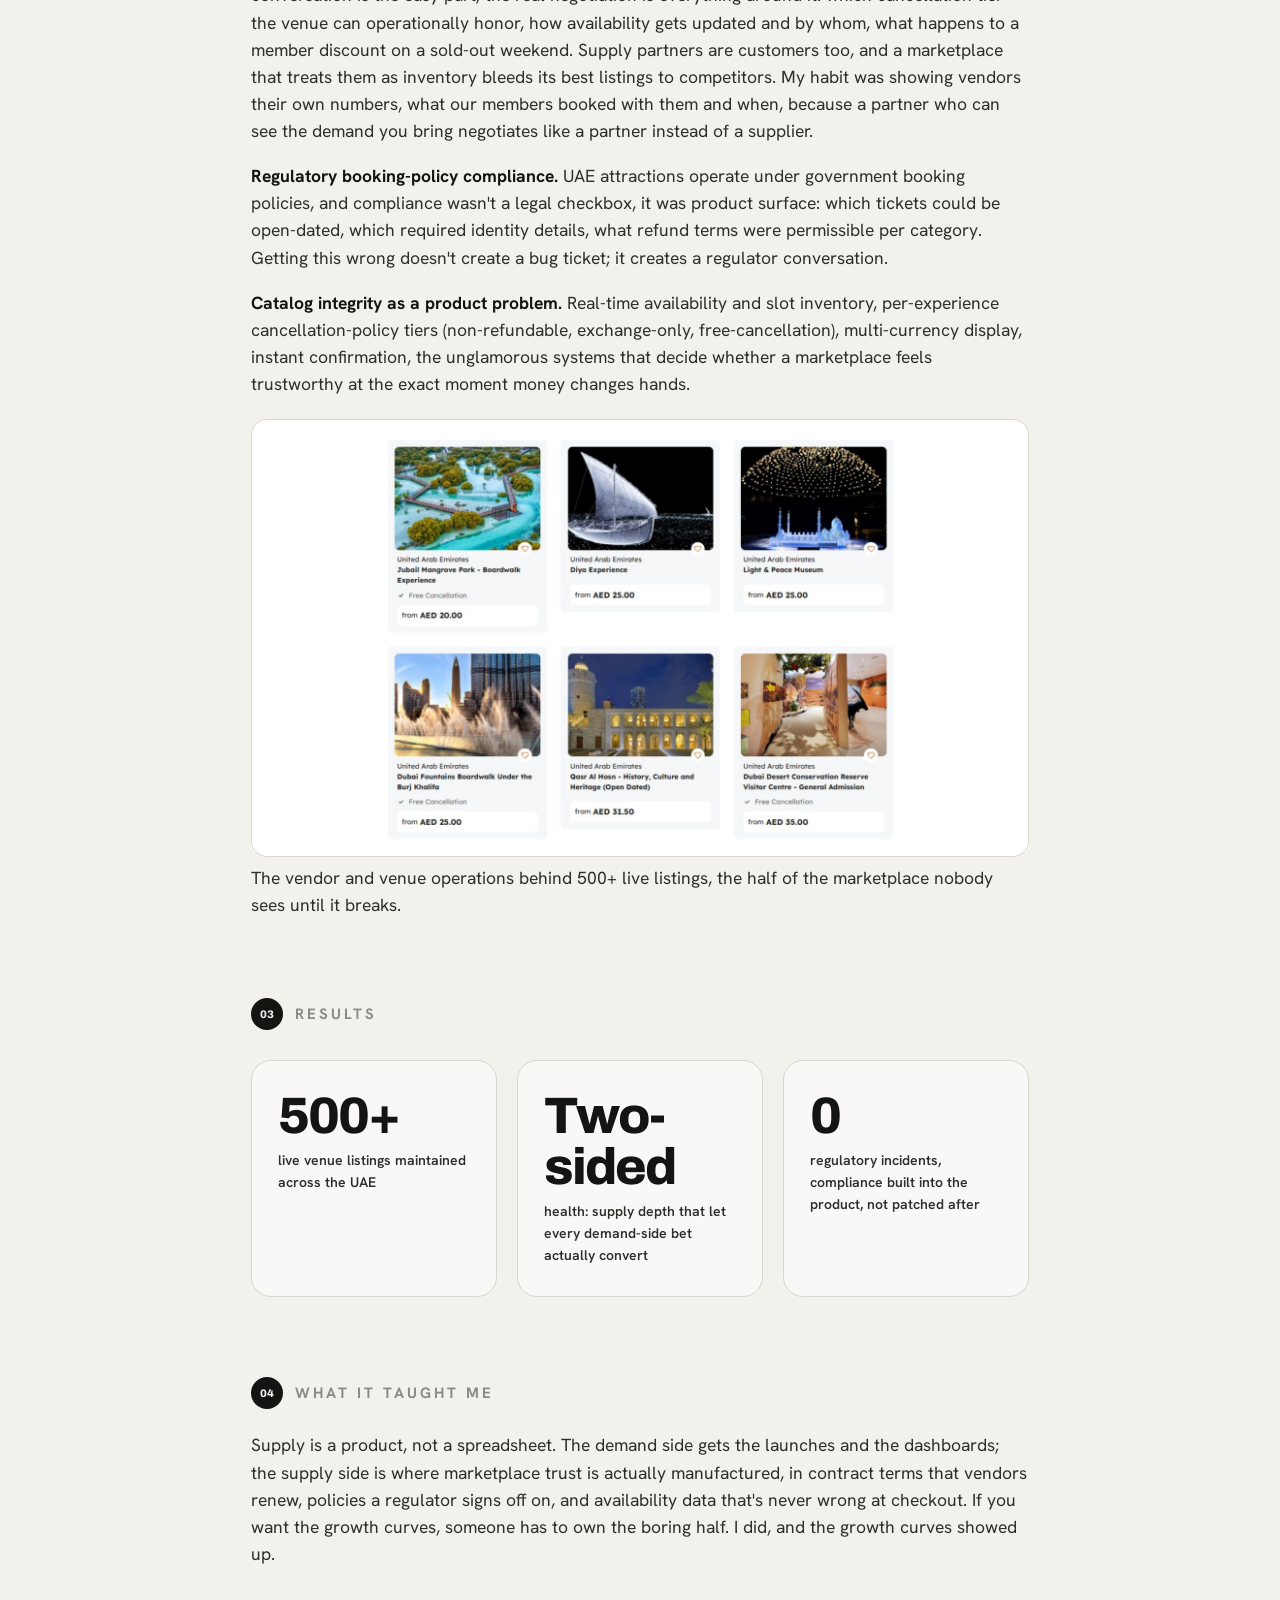
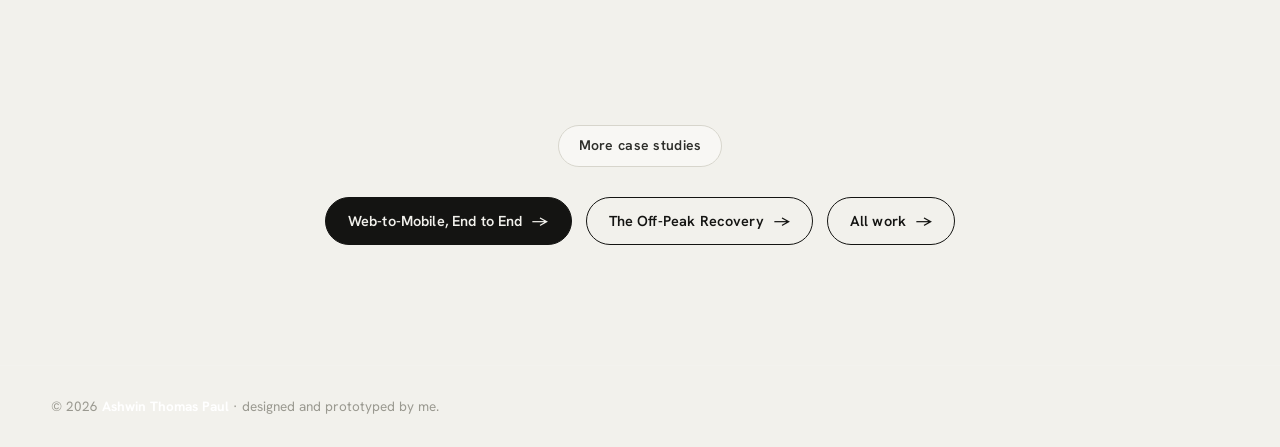
<file: work-supply-side.html>
<!DOCTYPE html>
<html lang="en">
<head>
<!-- Google tag (gtag.js) -->
<script async src="https://www.googletagmanager.com/gtag/js?id=G-2B3P6VMW9J"></script>
<script>
  window.dataLayer = window.dataLayer || [];
  function gtag(){dataLayer.push(arguments);}
  gtag('js', new Date());

  gtag('config', 'G-2B3P6VMW9J');
</script>

<meta charset="UTF-8" />
<meta name="viewport" content="width=device-width, initial-scale=1.0" />
<meta name="theme-color" content="#f2f1ec" />
<style>html { background-color: #f2f1ec; }</style>
<title>Running the Supply Side · Case Study · Ashwin Thomas Paul</title>
<meta name="description" content="Owning supply-side product and operations for 500+ venue listings, vendor contracts, partner relationships, and regulatory booking-policy compliance on a two-sided marketplace." />
<link rel="preconnect" href="https://fonts.googleapis.com" />
<link rel="preconnect" href="https://fonts.gstatic.com" crossorigin />
<link href="https://fonts.googleapis.com/css2?family=Archivo:wght@500;600;700;800;900&family=Hanken+Grotesk:wght@400;500;600;700&display=block" rel="stylesheet" />
<link rel="stylesheet" href="css/style.css" />
</head>
<body>

<div class="filmgrain" aria-hidden="true"></div>
<div class="page-grain" id="grain-page" aria-hidden="true"></div>

<header class="site-head">
  <a class="wordmark" href="index.html">Ashwin Thomas Paul</a>
  <nav class="pill-nav" aria-label="Primary">
    <a href="index.html">Home</a>
    <a href="index.html#projects">Projects</a>
    <a href="index.html#story">Story</a>
    <a href="index.html#work" class="active">Work</a>
    <a href="filmmaking.html">Film</a>
    <a href="index.html#contact">Contact</a>
  </nav>
  <a class="btn btn-ink head-cta" href="assets/resume.pdf" download="Ashwin Thomas Resume 2026.pdf">Résumé <span class="arr">↓</span></a>
</header>

<main>

  <section class="cs-hero">
    <div class="wrap" style="position:relative;z-index:1">
      <div class="tag-pill rise d1">Marketplace ops case study</div>
      <h1 class="h-big rise d2" style="margin-top:26px">Running the<br />Supply Side</h1>
      <p class="cat rise d3">Vendor Operations · Catalog Integrity · Regulatory Compliance</p>

      <div class="cs-strip rise d5">
        <span class="chip solid"><b>Product Manager · Booking Bash</b></span>
        <span class="chip">Supply-side product and ops</span>
        <span class="chip"><b>500+ live venue listings</b></span>
      </div>
    </div>
  </section>

  <div class="cs-body">

    <p class="lede">Everyone sees the demand side of a marketplace. Nobody sees the supply side until it breaks, a listing with stale availability, a cancellation policy that contradicts the vendor's, a booking a regulator wouldn't allow. My job was making sure nobody ever had to see it.</p>

    <div class="cs-tags">
      <span class="cs-tag">Vendor contracts</span>
      <span class="cs-tag">Partner relationships</span>
      <span class="cs-tag">Regulatory compliance</span>
      <span class="cs-tag">Catalog & availability integrity</span>
      <span class="cs-tag">Policy tiers</span>
    </div>

    <nav class="toc-bar" aria-label="On this page">
      <a href="#context"><span class="n">01</span> The context</a>
      <a href="#owned"><span class="n">02</span> What I owned</a>
      <a href="#results"><span class="n">03</span> Results</a>
      <a href="#learned"><span class="n">04</span> What it taught me</a>
    </nav>

    <div class="cs-sec" id="context">
      <h3><span class="sec-num">01</span>The context</h3>
      <p>Booking Bash's demand-side story, <a href="work-subscription-bet.html" style="text-decoration:underline">BBPro</a>, <a href="work-visa-samsung.html" style="text-decoration:underline">the partner GTM</a>, <a href="work-bbpass.html" style="text-decoration:underline">adaptive offers</a>, only worked because the supply side held. Behind the storefront sat <b>500+ live venue listings</b>: theme parks, desert safaris, waterparks, attractions, each with its own contract terms, capacity constraints, cancellation rules, and pricing.</p>
      <p>Every demand-side promise on this site cashes out here. A membership that offers up to 50% off is only real if the venue behind the offer honors it at the gate. An off-peak calendar only works if vendors agreed to those months in writing. So while the growth work got the attention, this portfolio of contracts and relationships is what it all stood on.</p>
    </div>

    <div class="cs-sec" id="owned">
      <h3><span class="sec-num">02</span>What I owned</h3>
      <p><b>Vendor contracts and partner relationships.</b> Onboarding new venues, negotiating commercial terms, and keeping a portfolio of individual partner relationships healthy. The commission conversation is the easy part; the real negotiation is everything around it: which cancellation tier the venue can operationally honor, how availability gets updated and by whom, what happens to a member discount on a sold-out weekend. Supply partners are customers too, and a marketplace that treats them as inventory bleeds its best listings to competitors. My habit was showing vendors their own numbers, what our members booked with them and when, because a partner who can see the demand you bring negotiates like a partner instead of a supplier.</p>
      <p><b>Regulatory booking-policy compliance.</b> UAE attractions operate under government booking policies, and compliance wasn't a legal checkbox, it was product surface: which tickets could be open-dated, which required identity details, what refund terms were permissible per category. Getting this wrong doesn't create a bug ticket; it creates a regulator conversation.</p>
      <p><b>Catalog integrity as a product problem.</b> Real-time availability and slot inventory, per-experience cancellation-policy tiers (non-refundable, exchange-only, free-cancellation), multi-currency display, instant confirmation, the unglamorous systems that decide whether a marketplace feels trustworthy at the exact moment money changes hands.</p>
      <div class="shot"><img src="Compressed/works/supply-vendors.jpg" alt="Vendor and venue operations" loading="lazy" /></div>
      <p class="shot-cap">The vendor and venue operations behind 500+ live listings, the half of the marketplace nobody sees until it breaks.</p>
    </div>

    <div class="cs-sec" id="results">
      <h3><span class="sec-num">03</span>Results</h3>
      <div class="cs-results">
        <div class="r"><div class="num">500+</div><div class="lbl">live venue listings maintained across the UAE</div></div>
        <div class="r"><div class="num">Two-sided</div><div class="lbl">health: supply depth that let every demand-side bet actually convert</div></div>
        <div class="r"><div class="num">0</div><div class="lbl">regulatory incidents, compliance built into the product, not patched after</div></div>
      </div>
    </div>

    <div class="cs-sec" id="learned">
      <h3><span class="sec-num">04</span>What it taught me</h3>
      <p>Supply is a product, not a spreadsheet. The demand side gets the launches and the dashboards; the supply side is where marketplace trust is actually manufactured, in contract terms that vendors renew, policies a regulator signs off on, and availability data that's never wrong at checkout. If you want the growth curves, someone has to own the boring half. I did, and the growth curves showed up.</p>
    </div>

  </div>

  <div class="cs-next">
    <div class="tag-pill">More case studies</div>
    <div style="margin-top:30px; display:flex; gap:14px; justify-content:center; flex-wrap:wrap">
      <a class="btn btn-ink" href="work-web-to-mobile.html">Web-to-Mobile, End to End <span class="arr">→</span></a>
      <a class="btn btn-ghost" href="work-bbpass.html">The Off-Peak Recovery <span class="arr">→</span></a>
      <a class="btn btn-ghost" href="index.html#work">All work <span class="arr">→</span></a>
    </div>
  </div>

</main>

<footer class="foot">
  <span>© <span id="yr"></span> <b>Ashwin Thomas Paul</b> · designed and prototyped by me.</span>
</footer>

<script src="js/grainient.js"></script>
<script src="js/main.js"></script>
</body>
</html>
</file>
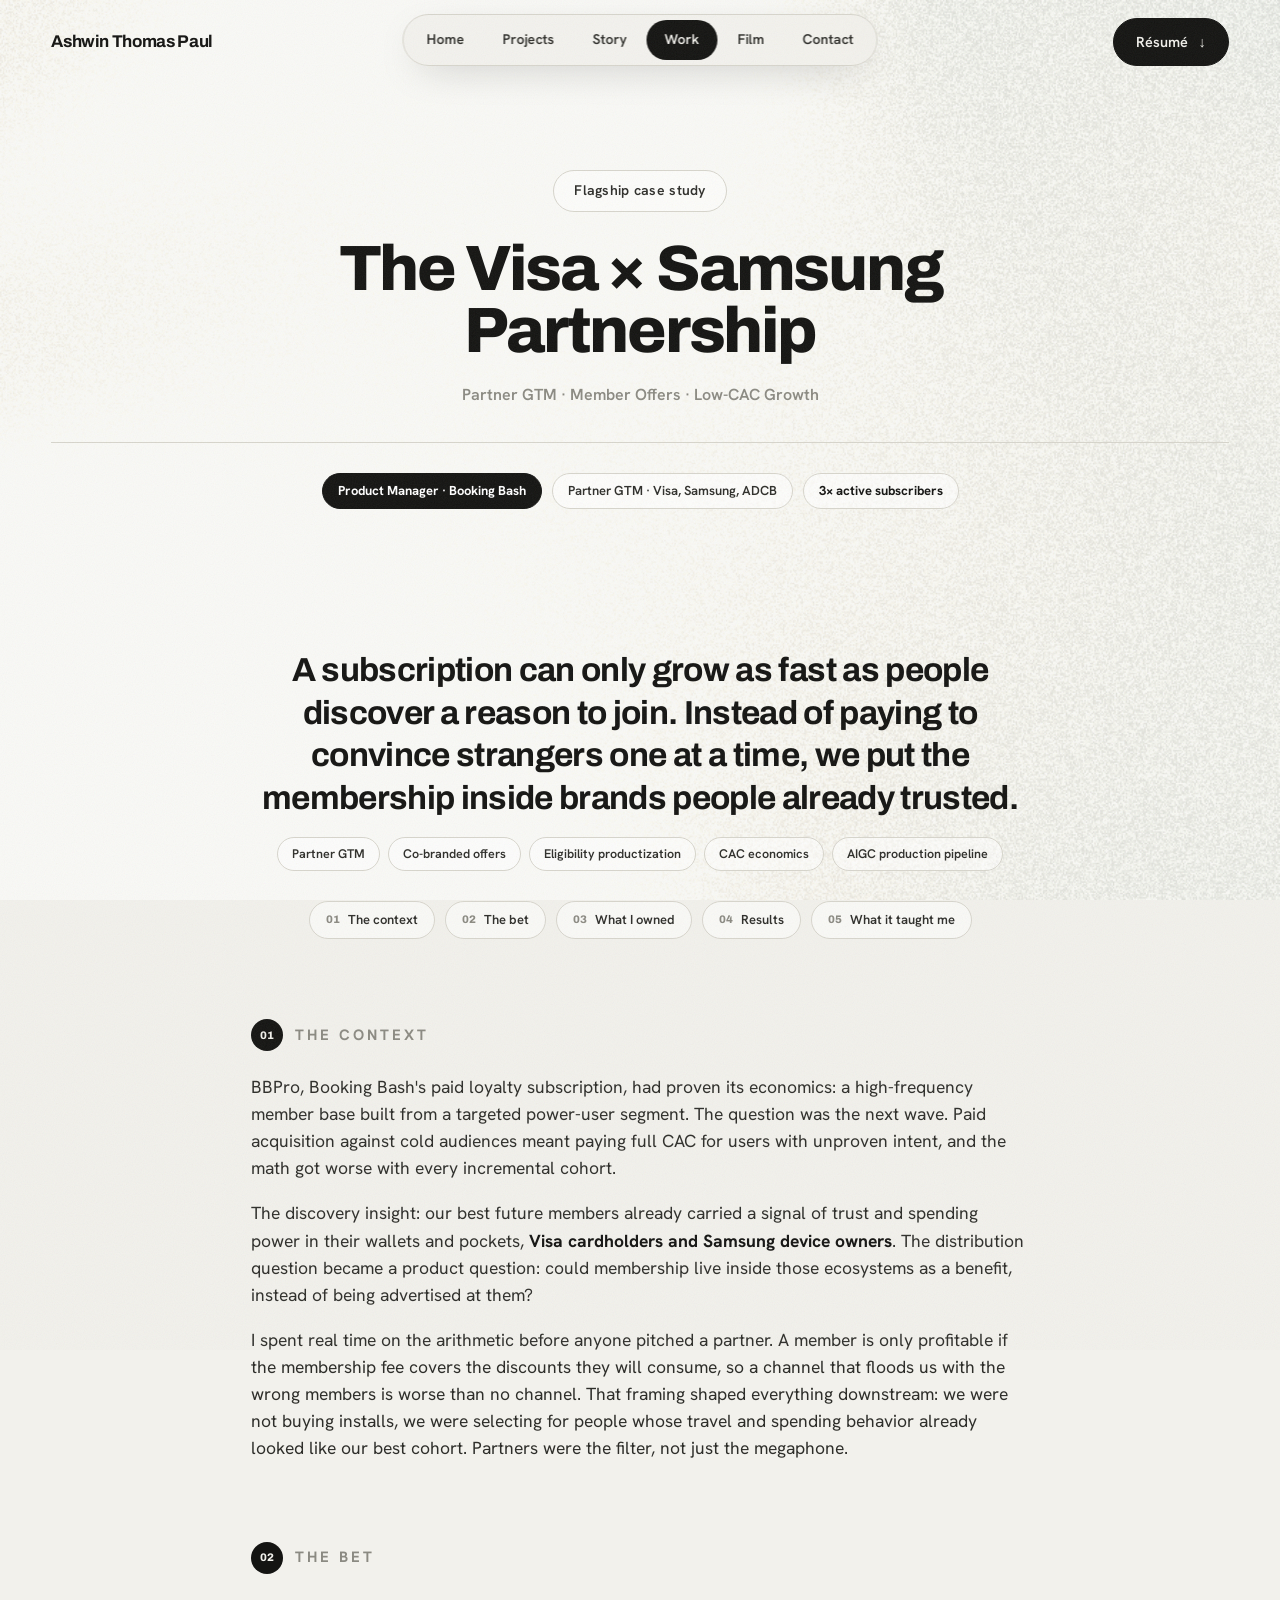
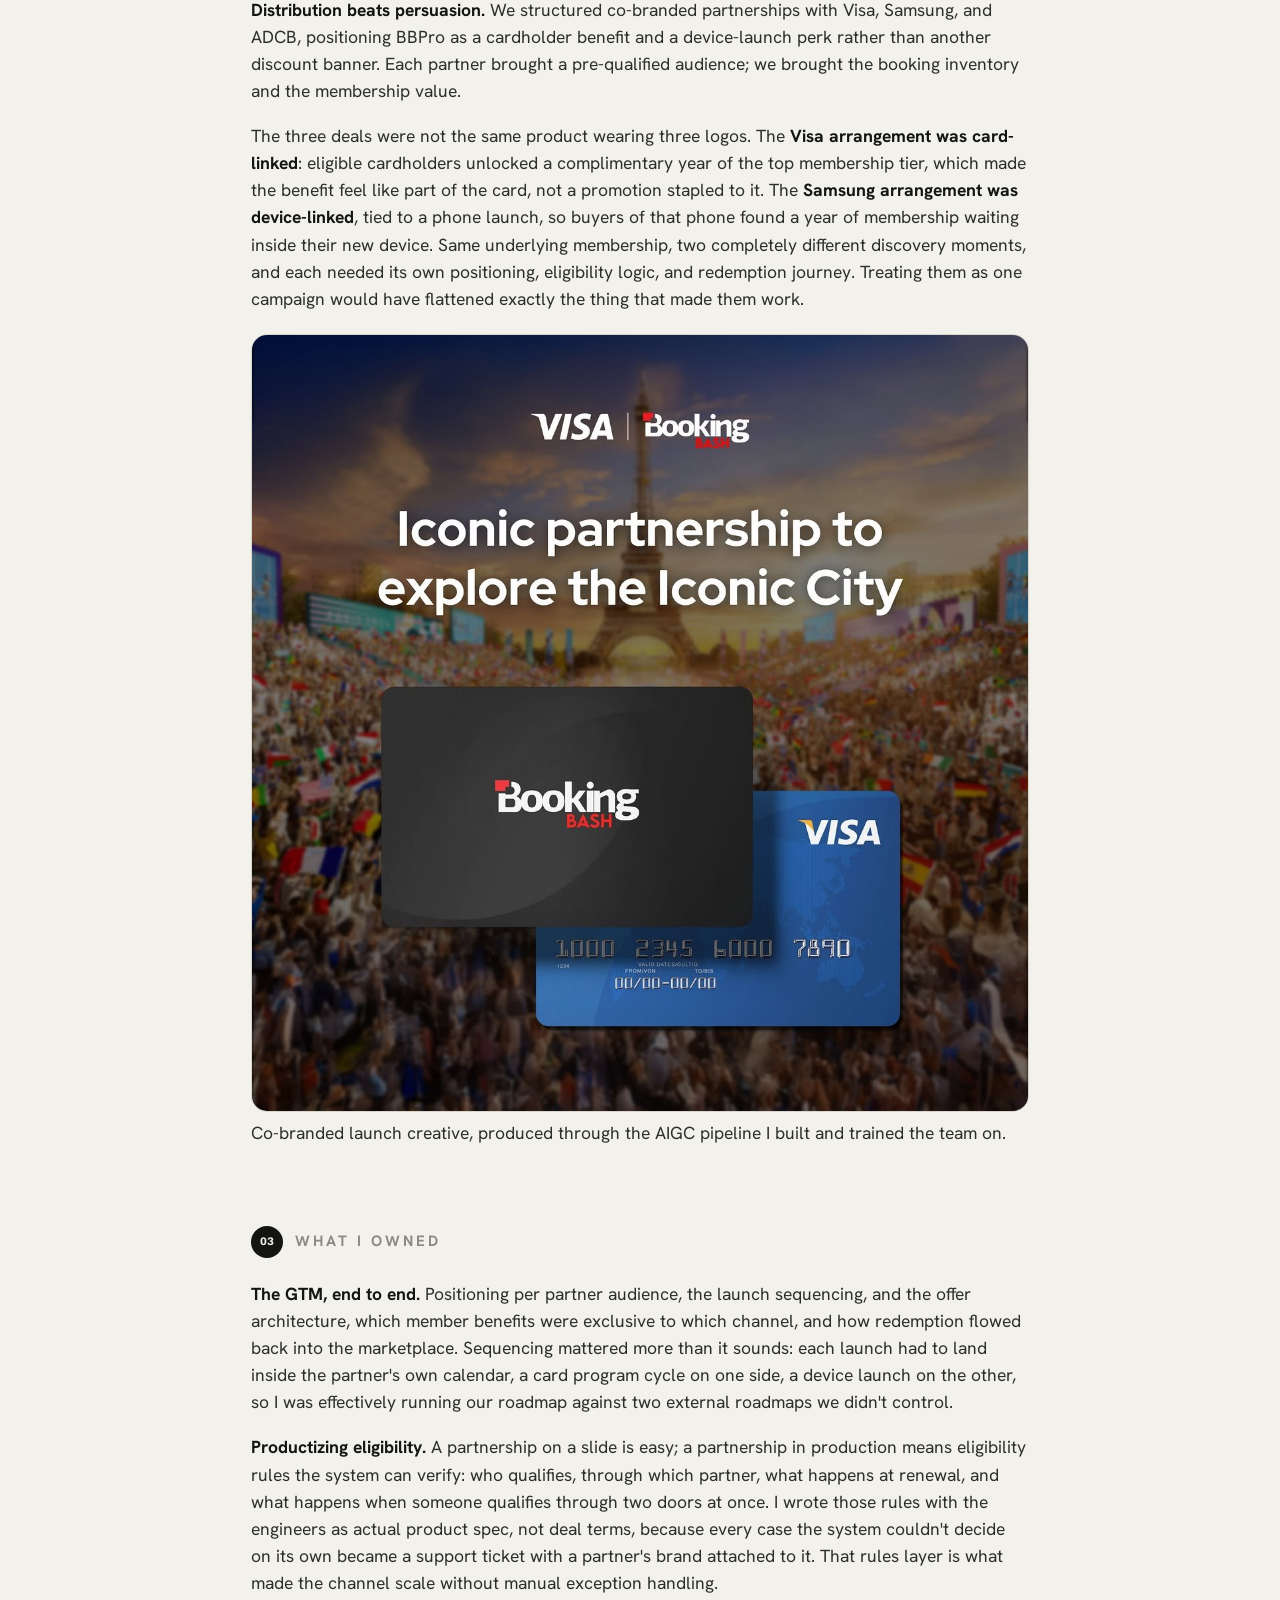
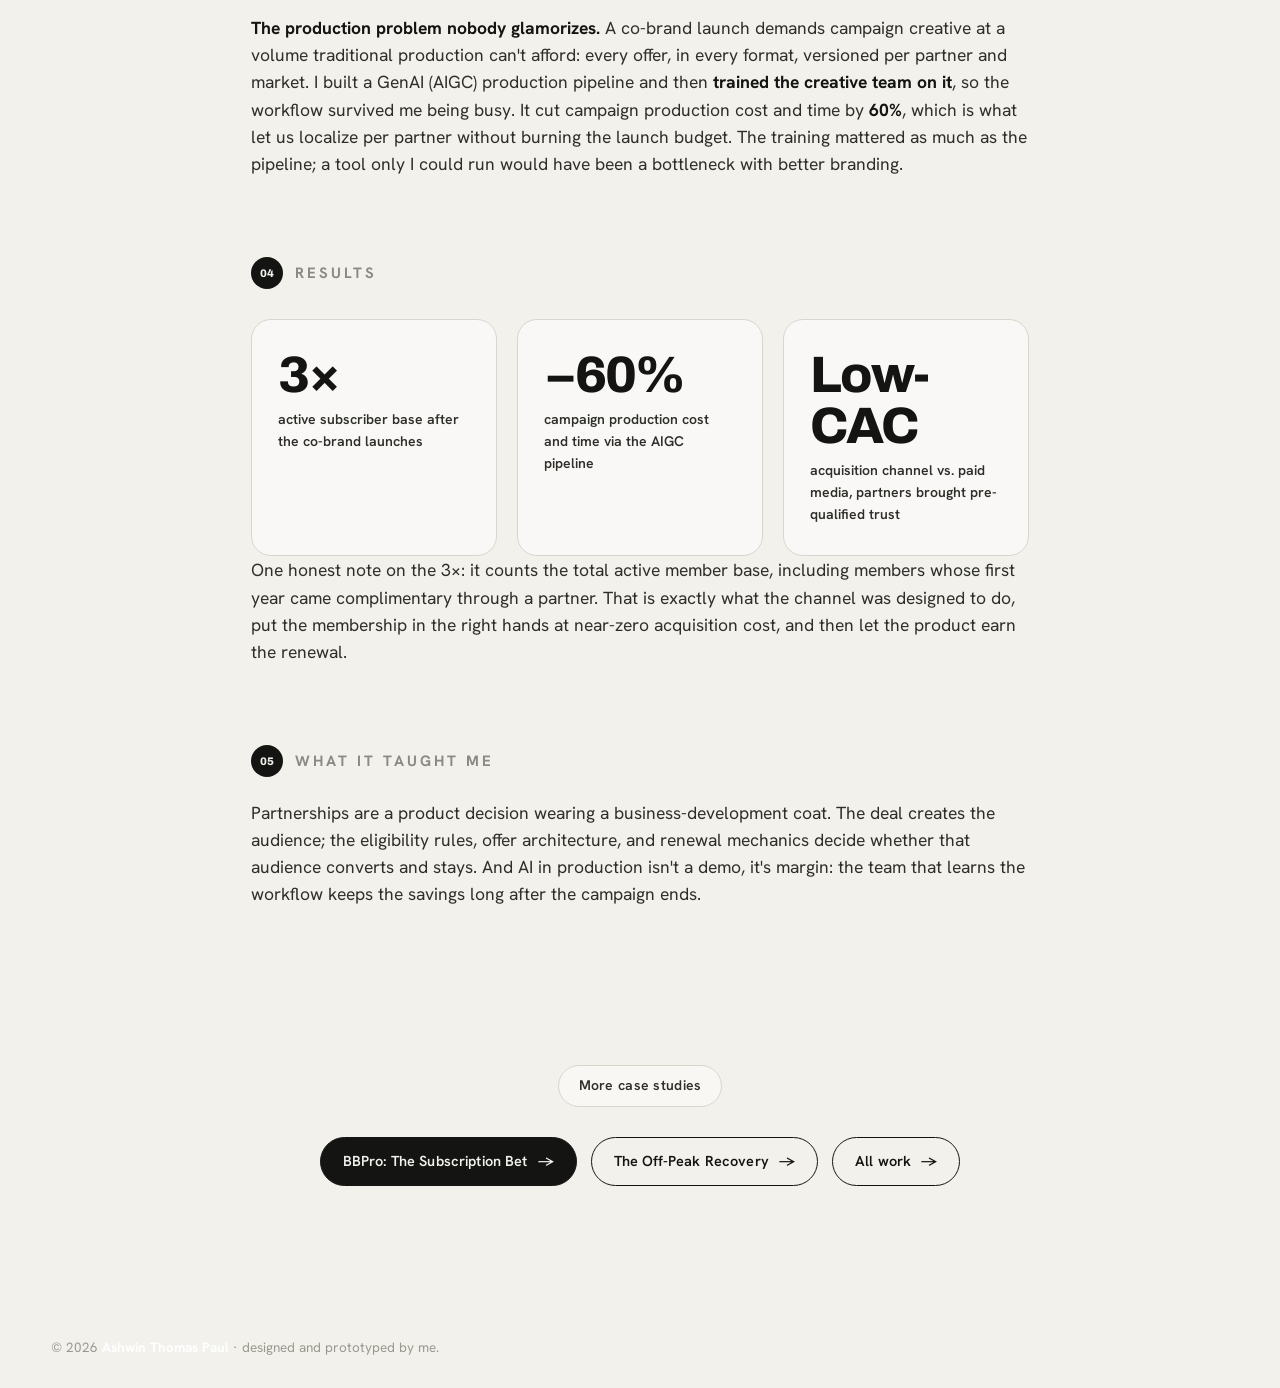
<file: work-visa-samsung.html>
<!DOCTYPE html>
<html lang="en">
<head>
<!-- Google tag (gtag.js) -->
<script async src="https://www.googletagmanager.com/gtag/js?id=G-2B3P6VMW9J"></script>
<script>
  window.dataLayer = window.dataLayer || [];
  function gtag(){dataLayer.push(arguments);}
  gtag('js', new Date());

  gtag('config', 'G-2B3P6VMW9J');
</script>

<meta charset="UTF-8" />
<meta name="viewport" content="width=device-width, initial-scale=1.0" />
<meta name="theme-color" content="#f2f1ec" />
<style>html { background-color: #f2f1ec; }</style>
<title>The Visa × Samsung Partnership · Case Study · Ashwin Thomas Paul</title>
<meta name="description" content="Owning GTM for co-branded partnerships with Visa, Samsung, and ADCB, 3× the active subscriber base of a two-sided travel marketplace through a low-CAC channel." />
<link rel="preconnect" href="https://fonts.googleapis.com" />
<link rel="preconnect" href="https://fonts.gstatic.com" crossorigin />
<link href="https://fonts.googleapis.com/css2?family=Archivo:wght@500;600;700;800;900&family=Hanken+Grotesk:wght@400;500;600;700&display=block" rel="stylesheet" />
<link rel="stylesheet" href="css/style.css" />
</head>
<body>

<div class="filmgrain" aria-hidden="true"></div>
<div class="page-grain" id="grain-page" aria-hidden="true"></div>

<header class="site-head">
  <a class="wordmark" href="index.html">Ashwin Thomas Paul</a>
  <nav class="pill-nav" aria-label="Primary">
    <a href="index.html">Home</a>
    <a href="index.html#projects">Projects</a>
    <a href="index.html#story">Story</a>
    <a href="index.html#work" class="active">Work</a>
    <a href="filmmaking.html">Film</a>
    <a href="index.html#contact">Contact</a>
  </nav>
  <a class="btn btn-ink head-cta" href="assets/resume.pdf" download="Ashwin Thomas Resume 2026.pdf">Résumé <span class="arr">↓</span></a>
</header>

<main>

  <section class="cs-hero">
    <div class="wrap" style="position:relative;z-index:1">
      <div class="tag-pill rise d1">Flagship case study</div>
      <h1 class="h-big rise d2" style="margin-top:26px">The Visa × Samsung<br />Partnership</h1>
      <p class="cat rise d3">Partner GTM · Member Offers · Low-CAC Growth</p>

      <div class="cs-strip rise d5">
        <span class="chip solid"><b>Product Manager · Booking Bash</b></span>
        <span class="chip">Partner GTM · Visa, Samsung, ADCB</span>
        <span class="chip"><b>3× active subscribers</b></span>
      </div>
    </div>
  </section>

  <div class="cs-body">

    <p class="lede">A subscription can only grow as fast as people discover a reason to join. Instead of paying to convince strangers one at a time, we put the membership inside brands people already trusted.</p>

    <div class="cs-tags">
      <span class="cs-tag">Partner GTM</span>
      <span class="cs-tag">Co-branded offers</span>
      <span class="cs-tag">Eligibility productization</span>
      <span class="cs-tag">CAC economics</span>
      <span class="cs-tag">AIGC production pipeline</span>
    </div>

    <nav class="toc-bar" aria-label="On this page">
      <a href="#context"><span class="n">01</span> The context</a>
      <a href="#bet"><span class="n">02</span> The bet</a>
      <a href="#owned"><span class="n">03</span> What I owned</a>
      <a href="#results"><span class="n">04</span> Results</a>
      <a href="#learned"><span class="n">05</span> What it taught me</a>
    </nav>

    <div class="cs-sec" id="context">
      <h3><span class="sec-num">01</span>The context</h3>
      <p>BBPro, Booking Bash's paid loyalty subscription, had proven its economics: a high-frequency member base built from a targeted power-user segment. The question was the next wave. Paid acquisition against cold audiences meant paying full CAC for users with unproven intent, and the math got worse with every incremental cohort.</p>
      <p>The discovery insight: our best future members already carried a signal of trust and spending power in their wallets and pockets, <b>Visa cardholders and Samsung device owners</b>. The distribution question became a product question: could membership live inside those ecosystems as a benefit, instead of being advertised at them?</p>
      <p>I spent real time on the arithmetic before anyone pitched a partner. A member is only profitable if the membership fee covers the discounts they will consume, so a channel that floods us with the wrong members is worse than no channel. That framing shaped everything downstream: we were not buying installs, we were selecting for people whose travel and spending behavior already looked like our best cohort. Partners were the filter, not just the megaphone.</p>
    </div>

    <div class="cs-sec" id="bet">
      <h3><span class="sec-num">02</span>The bet</h3>
      <p><b>Distribution beats persuasion.</b> We structured co-branded partnerships with Visa, Samsung, and ADCB, positioning BBPro as a cardholder benefit and a device-launch perk rather than another discount banner. Each partner brought a pre-qualified audience; we brought the booking inventory and the membership value.</p>
      <p>The three deals were not the same product wearing three logos. The <b>Visa arrangement was card-linked</b>: eligible cardholders unlocked a complimentary year of the top membership tier, which made the benefit feel like part of the card, not a promotion stapled to it. The <b>Samsung arrangement was device-linked</b>, tied to a phone launch, so buyers of that phone found a year of membership waiting inside their new device. Same underlying membership, two completely different discovery moments, and each needed its own positioning, eligibility logic, and redemption journey. Treating them as one campaign would have flattened exactly the thing that made them work.</p>
      <div class="shot"><img src="Compressed/works/visa-samsung.jpg" alt="Visa and Samsung co-branded launch creative" loading="lazy" /></div>
      <p class="shot-cap">Co-branded launch creative, produced through the AIGC pipeline I built and trained the team on.</p>
    </div>

    <div class="cs-sec" id="owned">
      <h3><span class="sec-num">03</span>What I owned</h3>
      <p><b>The GTM, end to end.</b> Positioning per partner audience, the launch sequencing, and the offer architecture, which member benefits were exclusive to which channel, and how redemption flowed back into the marketplace. Sequencing mattered more than it sounds: each launch had to land inside the partner's own calendar, a card program cycle on one side, a device launch on the other, so I was effectively running our roadmap against two external roadmaps we didn't control.</p>
      <p><b>Productizing eligibility.</b> A partnership on a slide is easy; a partnership in production means eligibility rules the system can verify: who qualifies, through which partner, what happens at renewal, and what happens when someone qualifies through two doors at once. I wrote those rules with the engineers as actual product spec, not deal terms, because every case the system couldn't decide on its own became a support ticket with a partner's brand attached to it. That rules layer is what made the channel scale without manual exception handling.</p>
      <p><b>The production problem nobody glamorizes.</b> A co-brand launch demands campaign creative at a volume traditional production can't afford: every offer, in every format, versioned per partner and market. I built a GenAI (AIGC) production pipeline and then <b>trained the creative team on it</b>, so the workflow survived me being busy. It cut campaign production cost and time by <b>60%</b>, which is what let us localize per partner without burning the launch budget. The training mattered as much as the pipeline; a tool only I could run would have been a bottleneck with better branding.</p>
    </div>

    <div class="cs-sec" id="results">
      <h3><span class="sec-num">04</span>Results</h3>
      <div class="cs-results">
        <div class="r"><div class="num">3×</div><div class="lbl">active subscriber base after the co-brand launches</div></div>
        <div class="r"><div class="num">−60%</div><div class="lbl">campaign production cost and time via the AIGC pipeline</div></div>
        <div class="r"><div class="num">Low-CAC</div><div class="lbl">acquisition channel vs. paid media, partners brought pre-qualified trust</div></div>
      </div>
      <p>One honest note on the 3×: it counts the total active member base, including members whose first year came complimentary through a partner. That is exactly what the channel was designed to do, put the membership in the right hands at near-zero acquisition cost, and then let the product earn the renewal.</p>
    </div>

    <div class="cs-sec" id="learned">
      <h3><span class="sec-num">05</span>What it taught me</h3>
      <p>Partnerships are a product decision wearing a business-development coat. The deal creates the audience; the eligibility rules, offer architecture, and renewal mechanics decide whether that audience converts and stays. And AI in production isn't a demo, it's margin: the team that learns the workflow keeps the savings long after the campaign ends.</p>
    </div>

  </div>

  <div class="cs-next">
    <div class="tag-pill">More case studies</div>
    <div style="margin-top:30px; display:flex; gap:14px; justify-content:center; flex-wrap:wrap">
      <a class="btn btn-ink" href="work-subscription-bet.html">BBPro: The Subscription Bet <span class="arr">→</span></a>
      <a class="btn btn-ghost" href="work-bbpass.html">The Off-Peak Recovery <span class="arr">→</span></a>
      <a class="btn btn-ghost" href="index.html#work">All work <span class="arr">→</span></a>
    </div>
  </div>

</main>

<footer class="foot">
  <span>© <span id="yr"></span> <b>Ashwin Thomas Paul</b> · designed and prototyped by me.</span>
</footer>

<script src="js/grainient.js"></script>
<script src="js/main.js"></script>
</body>
</html>
</file>
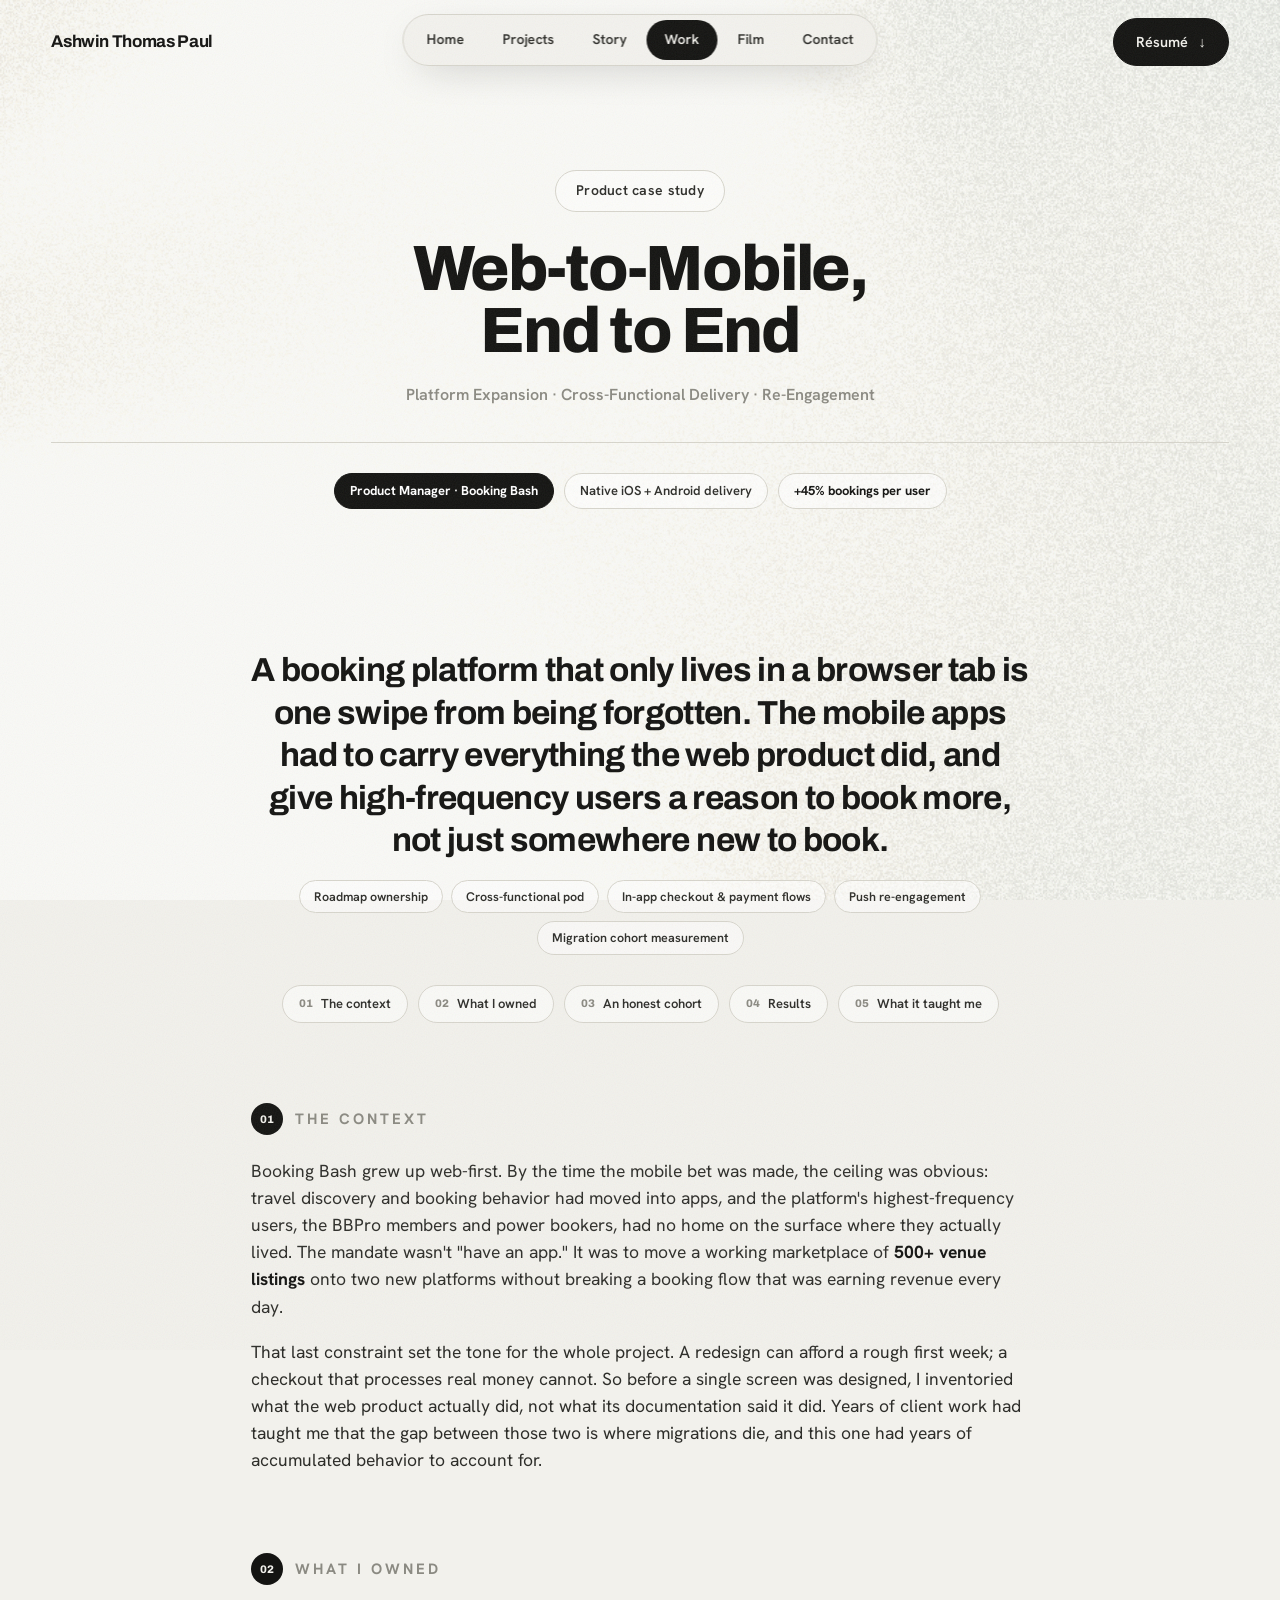
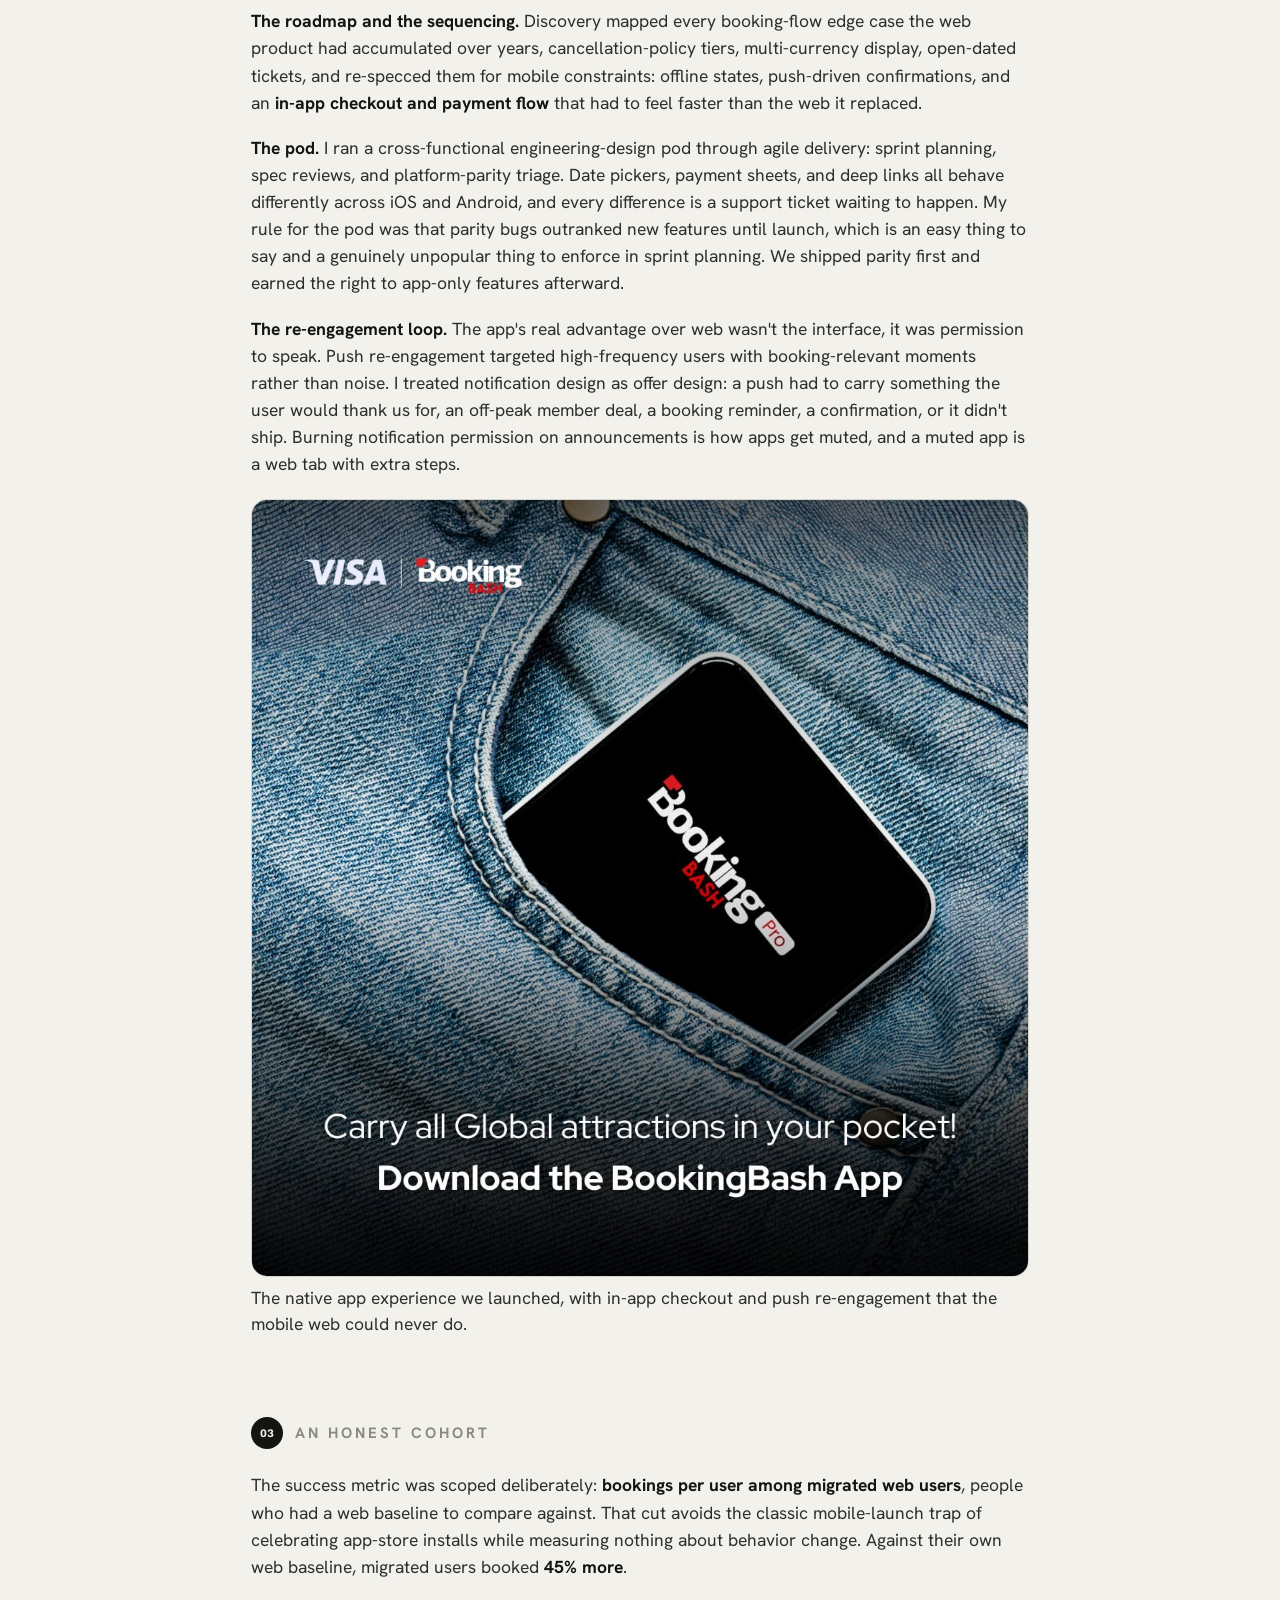
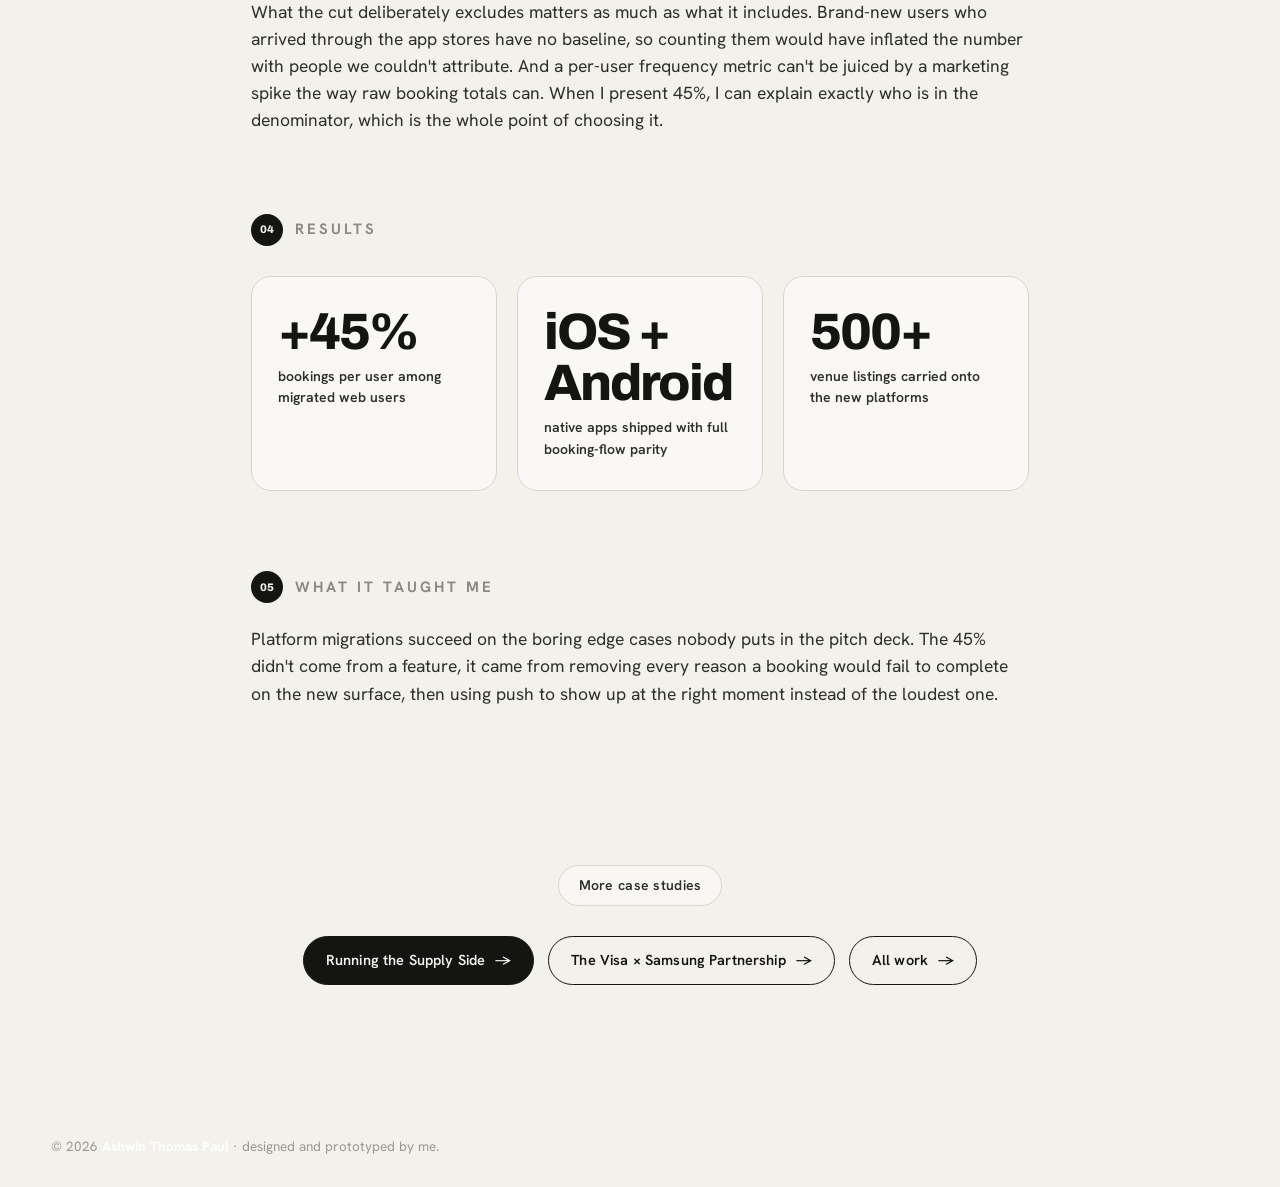
<file: work-web-to-mobile.html>
<!DOCTYPE html>
<html lang="en">
<head>
<!-- Google tag (gtag.js) -->
<script async src="https://www.googletagmanager.com/gtag/js?id=G-2B3P6VMW9J"></script>
<script>
  window.dataLayer = window.dataLayer || [];
  function gtag(){dataLayer.push(arguments);}
  gtag('js', new Date());

  gtag('config', 'G-2B3P6VMW9J');
</script>

<meta charset="UTF-8" />
<meta name="viewport" content="width=device-width, initial-scale=1.0" />
<meta name="theme-color" content="#f2f1ec" />
<style>html { background-color: #f2f1ec; }</style>
<title>Web-to-Mobile, End to End · Case Study · Ashwin Thomas Paul</title>
<meta name="description" content="Leading a cross-functional pod through the web-to-mobile transition, native iOS/Android apps with in-app checkout, payment flows, and push re-engagement; bookings per user up 45% among migrated users." />
<link rel="preconnect" href="https://fonts.googleapis.com" />
<link rel="preconnect" href="https://fonts.gstatic.com" crossorigin />
<link href="https://fonts.googleapis.com/css2?family=Archivo:wght@500;600;700;800;900&family=Hanken+Grotesk:wght@400;500;600;700&display=block" rel="stylesheet" />
<link rel="stylesheet" href="css/style.css" />
</head>
<body>

<div class="filmgrain" aria-hidden="true"></div>
<div class="page-grain" id="grain-page" aria-hidden="true"></div>

<header class="site-head">
  <a class="wordmark" href="index.html">Ashwin Thomas Paul</a>
  <nav class="pill-nav" aria-label="Primary">
    <a href="index.html">Home</a>
    <a href="index.html#projects">Projects</a>
    <a href="index.html#story">Story</a>
    <a href="index.html#work" class="active">Work</a>
    <a href="filmmaking.html">Film</a>
    <a href="index.html#contact">Contact</a>
  </nav>
  <a class="btn btn-ink head-cta" href="assets/resume.pdf" download="Ashwin Thomas Resume 2026.pdf">Résumé <span class="arr">↓</span></a>
</header>

<main>

  <section class="cs-hero">
    <div class="wrap" style="position:relative;z-index:1">
      <div class="tag-pill rise d1">Product case study</div>
      <h1 class="h-big rise d2" style="margin-top:26px">Web-to-Mobile,<br />End to End</h1>
      <p class="cat rise d3">Platform Expansion · Cross-Functional Delivery · Re-Engagement</p>

      <div class="cs-strip rise d5">
        <span class="chip solid"><b>Product Manager · Booking Bash</b></span>
        <span class="chip">Native iOS + Android delivery</span>
        <span class="chip"><b>+45% bookings per user</b></span>
      </div>
    </div>
  </section>

  <div class="cs-body">

    <p class="lede">A booking platform that only lives in a browser tab is one swipe from being forgotten. The mobile apps had to carry everything the web product did, and give high-frequency users a reason to book more, not just somewhere new to book.</p>

    <div class="cs-tags">
      <span class="cs-tag">Roadmap ownership</span>
      <span class="cs-tag">Cross-functional pod</span>
      <span class="cs-tag">In-app checkout & payment flows</span>
      <span class="cs-tag">Push re-engagement</span>
      <span class="cs-tag">Migration cohort measurement</span>
    </div>

    <nav class="toc-bar" aria-label="On this page">
      <a href="#context"><span class="n">01</span> The context</a>
      <a href="#owned"><span class="n">02</span> What I owned</a>
      <a href="#measurement"><span class="n">03</span> An honest cohort</a>
      <a href="#results"><span class="n">04</span> Results</a>
      <a href="#learned"><span class="n">05</span> What it taught me</a>
    </nav>

    <div class="cs-sec" id="context">
      <h3><span class="sec-num">01</span>The context</h3>
      <p>Booking Bash grew up web-first. By the time the mobile bet was made, the ceiling was obvious: travel discovery and booking behavior had moved into apps, and the platform's highest-frequency users, the BBPro members and power bookers, had no home on the surface where they actually lived. The mandate wasn't "have an app." It was to move a working marketplace of <b>500+ venue listings</b> onto two new platforms without breaking a booking flow that was earning revenue every day.</p>
      <p>That last constraint set the tone for the whole project. A redesign can afford a rough first week; a checkout that processes real money cannot. So before a single screen was designed, I inventoried what the web product actually did, not what its documentation said it did. Years of client work had taught me that the gap between those two is where migrations die, and this one had years of accumulated behavior to account for.</p>
    </div>

    <div class="cs-sec" id="owned">
      <h3><span class="sec-num">02</span>What I owned</h3>
      <p><b>The roadmap and the sequencing.</b> Discovery mapped every booking-flow edge case the web product had accumulated over years, cancellation-policy tiers, multi-currency display, open-dated tickets, and re-specced them for mobile constraints: offline states, push-driven confirmations, and an <b>in-app checkout and payment flow</b> that had to feel faster than the web it replaced.</p>
      <p><b>The pod.</b> I ran a cross-functional engineering-design pod through agile delivery: sprint planning, spec reviews, and platform-parity triage. Date pickers, payment sheets, and deep links all behave differently across iOS and Android, and every difference is a support ticket waiting to happen. My rule for the pod was that parity bugs outranked new features until launch, which is an easy thing to say and a genuinely unpopular thing to enforce in sprint planning. We shipped parity first and earned the right to app-only features afterward.</p>
      <p><b>The re-engagement loop.</b> The app's real advantage over web wasn't the interface, it was permission to speak. Push re-engagement targeted high-frequency users with booking-relevant moments rather than noise. I treated notification design as offer design: a push had to carry something the user would thank us for, an off-peak member deal, a booking reminder, a confirmation, or it didn't ship. Burning notification permission on announcements is how apps get muted, and a muted app is a web tab with extra steps.</p>
      <div class="shot"><img src="Compressed/works/web-to-mobile.jpg" alt="Native mobile app experience" loading="lazy" /></div>
      <p class="shot-cap">The native app experience we launched, with in-app checkout and push re-engagement that the mobile web could never do.</p>
    </div>

    <div class="cs-sec" id="measurement">
      <h3><span class="sec-num">03</span>An honest cohort</h3>
      <p>The success metric was scoped deliberately: <b>bookings per user among migrated web users</b>, people who had a web baseline to compare against. That cut avoids the classic mobile-launch trap of celebrating app-store installs while measuring nothing about behavior change. Against their own web baseline, migrated users booked <b>45% more</b>.</p>
      <p>What the cut deliberately excludes matters as much as what it includes. Brand-new users who arrived through the app stores have no baseline, so counting them would have inflated the number with people we couldn't attribute. And a per-user frequency metric can't be juiced by a marketing spike the way raw booking totals can. When I present 45%, I can explain exactly who is in the denominator, which is the whole point of choosing it.</p>
    </div>

    <div class="cs-sec" id="results">
      <h3><span class="sec-num">04</span>Results</h3>
      <div class="cs-results">
        <div class="r"><div class="num">+45%</div><div class="lbl">bookings per user among migrated web users</div></div>
        <div class="r"><div class="num">iOS + Android</div><div class="lbl">native apps shipped with full booking-flow parity</div></div>
        <div class="r"><div class="num">500+</div><div class="lbl">venue listings carried onto the new platforms</div></div>
      </div>
    </div>

    <div class="cs-sec" id="learned">
      <h3><span class="sec-num">05</span>What it taught me</h3>
      <p>Platform migrations succeed on the boring edge cases nobody puts in the pitch deck. The 45% didn't come from a feature, it came from removing every reason a booking would fail to complete on the new surface, then using push to show up at the right moment instead of the loudest one.</p>
    </div>

  </div>

  <div class="cs-next">
    <div class="tag-pill">More case studies</div>
    <div style="margin-top:30px; display:flex; gap:14px; justify-content:center; flex-wrap:wrap">
      <a class="btn btn-ink" href="work-supply-side.html">Running the Supply Side <span class="arr">→</span></a>
      <a class="btn btn-ghost" href="work-visa-samsung.html">The Visa × Samsung Partnership <span class="arr">→</span></a>
      <a class="btn btn-ghost" href="index.html#work">All work <span class="arr">→</span></a>
    </div>
  </div>

</main>

<footer class="foot">
  <span>© <span id="yr"></span> <b>Ashwin Thomas Paul</b> · designed and prototyped by me.</span>
</footer>

<script src="js/grainient.js"></script>
<script src="js/main.js"></script>
</body>
</html>
</file>
<file: css/style.css>
/* ============================================================
   ASHWIN THOMAS PAUL — PM PORTFOLIO
   Ink on paper. Grain from Debatly. Color belongs to the work.
   Display: Archivo · Body: Hanken Grotesk
   ============================================================ */

:root {
  --paper: #f2f1ec;
  --paper-2: #e9e7e0;
  --ink: #141412;
  --ink-2: #2e2e2a;
  --mute: #8b8a82;
  --line: #d7d5cc;
  --line-dark: #3a3a35;
  --paper-on-ink: #ecebe4;
  --mute-on-ink: #9a9990;
  --radius: 20px;
  --radius-lg: 28px;
  --pad: clamp(20px, 4vw, 64px);
  --display: "Archivo", sans-serif;
  --body: "Hanken Grotesk", sans-serif;
}

* { margin: 0; padding: 0; box-sizing: border-box; }
html { scroll-behavior: smooth; }
body {
  font-family: var(--body);
  background: var(--paper);
  color: var(--ink);
  line-height: 1.55;
  -webkit-font-smoothing: antialiased;
  overflow-x: hidden;
}
::selection { background: var(--ink); color: var(--paper); }

img, video { max-width: 100%; display: block; }
a { color: inherit; text-decoration: none; }
button { font: inherit; cursor: pointer; }

/* ---------- film grain overlay (site-wide, above everything) ---------- */
.filmgrain {
  position: fixed; inset: -50%;
  width: 200%; height: 200%;
  pointer-events: none; z-index: 2000;
  opacity: .07;
  background-image: url("data:image/svg+xml,%3Csvg xmlns='http://www.w3.org/2000/svg' width='240' height='240'%3E%3Cfilter id='n'%3E%3CfeTurbulence type='fractalNoise' baseFrequency='0.9' numOctaves='2'/%3E%3C/filter%3E%3Crect width='100%25' height='100%25' filter='url(%23n)' opacity='1'/%3E%3C/svg%3E");
  animation: grainShift 1.1s steps(4) infinite;
}
@keyframes grainShift {
  0% { transform: translate(0, 0); }
  25% { transform: translate(-2%, 1%); }
  50% { transform: translate(1%, -2%); }
  75% { transform: translate(-1%, 2%); }
  100% { transform: translate(2%, -1%); }
}

/* ---------- grainient backdrops ---------- */
.hero-grain { position: absolute; inset: 0; z-index: 0; overflow: hidden; }
.band-grain { position: absolute; inset: 0; z-index: 0; overflow: hidden; opacity: .6; pointer-events: none; }
.statement > :not(.band-grain) { position: relative; z-index: 1; }
.statement .band-grain {
  opacity: .45;
  -webkit-mask-image: linear-gradient(transparent 0, #000 16%, #000 84%, transparent 100%);
          mask-image: linear-gradient(transparent 0, #000 16%, #000 84%, transparent 100%);
}
.works .band-grain, .closing .band-grain { opacity: .5; }

/* ---------- header / pill nav ---------- */
.site-head {
  position: fixed; top: 0; left: 0; right: 0; z-index: 100;
  display: flex; align-items: center; justify-content: space-between;
  padding: 18px var(--pad);
  transition: padding .35s ease, transform .4s ease, opacity .3s ease;
}
/* hide on scroll down, return on scroll up (pill nav stays) */
.site-head.tucked { transform: translateY(-115%); opacity: 0; pointer-events: none; }
.site-head .wordmark {
  font-family: var(--display); font-weight: 700; letter-spacing: -.02em;
  font-size: 17px; white-space: nowrap;
}
.site-head .wordmark span { color: var(--mute); }
.pill-nav {
  position: fixed; left: 50%; transform: translateX(-50%); top: 14px; z-index: 110;
  display: flex; gap: 2px; padding: 5px;
  background: rgba(242, 241, 236, .82);
  border: 1px solid var(--line);
  border-radius: 999px;
  backdrop-filter: blur(14px);
  box-shadow: 0 12px 40px -18px rgba(20, 20, 18, .35);
  transition: box-shadow .3s ease;
}
.pill-nav a {
  padding: 9px 18px; border-radius: 999px; font-size: 14px; font-weight: 600;
  color: var(--ink-2); transition: background .2s ease, color .2s ease;
}
.pill-nav a:hover { background: var(--paper-2); }
.pill-nav a.active { background: var(--ink); color: var(--paper); }
.btn {
  display: inline-flex; align-items: center; gap: 10px;
  border-radius: 999px; padding: 12px 22px;
  font-weight: 600; font-size: 14.5px; letter-spacing: .01em;
  border: 1px solid var(--ink);
  transition: transform .25s cubic-bezier(.2,.8,.2,1), background .25s ease, color .25s ease;
}
.btn:hover { transform: translateY(-2px); }
.btn .arr { display: inline-block; transition: transform .25s ease; }
.btn:hover .arr { transform: translateX(4px); }
.btn-ink { background: var(--ink); color: var(--paper); }
.btn-ink:hover { background: #000; }
.btn-ghost { background: transparent; color: var(--ink); }
.btn-ghost:hover { background: var(--ink); color: var(--paper); }
.head-cta { border-color: var(--ink); }

/* ---------- generic section chrome ---------- */
section { position: relative; }
.wrap { max-width: 1280px; margin: 0 auto; padding: 0 var(--pad); }
.tag-pill {
  display: inline-flex; align-items: center; gap: 12px;
  padding: 9px 20px; border-radius: 999px;
  border: 1px solid var(--line);
  background: rgba(255,255,255,.45);
  font-size: 14px; font-weight: 600; color: var(--ink-2);
  letter-spacing: .02em;
}
.tag-pill .m { color: var(--mute); font-family: var(--display); }
.dark .tag-pill { border-color: var(--line-dark); background: rgba(255,255,255,.04); color: var(--paper-on-ink); }
.center { text-align: center; }
.center .tag-pill { margin: 0 auto; }

h1, h2, h3 { font-family: var(--display); letter-spacing: -.035em; line-height: .98; }
.h-giant { font-size: clamp(46px, 8.2vw, 124px); font-weight: 800; }
.h-big   { font-size: clamp(34px, 5vw, 72px);  font-weight: 800; }
.h-mid   { font-size: clamp(24px, 3vw, 40px);  font-weight: 700; letter-spacing: -.02em; }
.sub {
  font-size: clamp(16px, 1.5vw, 19px); color: var(--ink-2);
  max-width: 640px; margin: 26px auto 0;
}
.dark { background: var(--ink); color: var(--paper-on-ink); }
.dark ::selection { background: var(--paper); color: var(--ink); }
.dark .sub { color: var(--mute-on-ink); }

/* ---------- hero (dark, editorial, composed) ---------- */
.hero {
  min-height: 100svh;
  display: flex; flex-direction: column;
  position: relative; overflow: hidden;
  background: #0c0a09; color: var(--paper-on-ink);
}
.hero ::selection { background: var(--paper); color: var(--ink); }
.hero-frame {
  position: relative; z-index: 1;
  flex: 1; display: flex; flex-direction: column;
  width: 100%; max-width: 1360px; margin: 0 auto;
  padding: 110px var(--pad) 36px;
}
.hero-title {
  margin: auto 0 0;
  padding: clamp(20px, 3vh, 34px) 0 0;
  font-size: clamp(46px, 7.6vw, 120px);
  font-weight: 800; line-height: .96; letter-spacing: -.04em;
  color: #fff; white-space: nowrap;
}
@media (max-width: 640px) { .hero-title { white-space: normal; } }
@media (max-height: 820px) {
  .hero-frame { padding-top: 96px; padding-bottom: 30px; max-width: 1120px; }
  .hero-title { font-size: clamp(42px, 6.4vw, 84px); padding: 16px 0 0; }
  .hero-lede { font-size: 14px; margin-top: 14px; }
  .hero-bento { gap: 12px; margin-top: clamp(36px, 5vh, 56px); }
}
/* bento spec row — one row, three columns, every card locked to the video's 16:9 height */
.hero-lede {
  max-width: 62ch; margin-top: clamp(16px, 2.4vh, 26px); margin-bottom: auto;
  font-size: clamp(14.5px, 1.15vw, 16.5px); line-height: 1.6; color: #b9b6ad;
}
.hero-bento {
  position: relative;
  margin-top: clamp(44px, 8vh, 88px);
  display: grid; grid-template-columns: 6fr 3fr 3fr; gap: 14px;
  align-items: stretch;
}
.spec-label {
  display: block; margin-bottom: 14px;
  font-size: 11px; font-weight: 700; letter-spacing: .22em; text-transform: uppercase;
  color: var(--mute-on-ink);
}
.tile {
  position: relative; overflow: hidden; border-radius: 18px;
  background: rgba(255, 255, 255, .05);
  min-width: 0;
}
/* the video's 16:9 is the anchor: it defines the row height everything else stretches to */
.tile-video { aspect-ratio: 16 / 9; width: 100%; }
/* width pinned to the grid track: when a short viewport makes the stats card the
   tallest item, the stretched row height must never re-derive a wider video tile */
/* absolute-fill media so intrinsic sizes never inflate the grid rows */
.tile-video video { position: absolute; inset: 0; width: 100%; height: 100%; object-fit: cover; }
/* annotation: bold label, then the arrow's tail picks up right where the text ends,
   arcing down-left to land on the video card — one continuous gesture (per mock) */
.scribble {
  position: absolute; top: -84px; left: 48.5%;
  display: flex; align-items: flex-start; gap: 14px;
  z-index: 2; color: #fff;
}
.scribble-arrow {
  width: 230px; display: block; flex-shrink: 0;
  transition: transform .5s cubic-bezier(.2,.8,.2,1);
}
.scribble-text {
  font-family: var(--display); font-weight: 700;
  font-size: 19px; letter-spacing: .01em; line-height: 1;
  white-space: nowrap; margin-top: -3px;
}
.scribble:hover .scribble-arrow { transform: translate(-4px, 4px); }
.tile-photo { margin: 0; }
.tile-photo img {
  position: absolute; inset: 0;
  width: 100%; height: 100%; object-fit: cover; object-position: 50% 22%;
  filter: grayscale(1) contrast(1.08);
}
.tile-photo.empty::after {
  content: "Portrait — assets/img/portrait.jpg";
  position: absolute; inset: 0; display: flex; align-items: center; justify-content: center;
  font-size: 10px; font-weight: 600; letter-spacing: .16em; text-transform: uppercase;
  color: var(--mute-on-ink); text-align: center;
}
/* stats: one column, left-aligned, number over caption — three equal thirds of the video height */
.tile-stat { display: flex; flex-direction: column; }
.tile-stat > div {
  flex: 1 1 0; padding: 12px 22px;
  display: flex; flex-direction: column; justify-content: center; gap: 5px;
}
.tile-stat > div + div { border-top: 1px solid rgba(255, 255, 255, .1); }
.tile-stat b {
  font-family: var(--display); font-weight: 800; letter-spacing: -.03em;
  font-size: clamp(30px, 3.1vw, 46px); line-height: 1; color: #fff;
}
.tile-stat span { font-size: 12px; line-height: 1.45; color: var(--mute-on-ink); max-width: 34ch; }
/* short viewports: compact the stats card so it stays shorter than the video's
   16:9, letting the video define the row and fill its tile with no crop or bars.
   Placed AFTER the base .tile-stat rules so these win in source order. */
@media (max-height: 820px) {
  .tile-stat > div { padding: 6px 18px; gap: 2px; }
  .tile-stat b { font-size: clamp(22px, 2vw, 34px); }
  .tile-stat span { font-size: 10.5px; line-height: 1.28; }
}
@media (max-height: 700px) {
  .tile-stat > div { padding: 4px 16px; }
  .tile-stat b { font-size: clamp(19px, 1.7vw, 26px); }
  .tile-stat span { font-size: 9.5px; line-height: 1.22; }
}
/* video sound toggle */
.vol {
  position: absolute; right: 14px; bottom: 14px;
  width: 38px; height: 38px; border-radius: 50%;
  display: flex; align-items: center; justify-content: center;
  background: rgba(12, 10, 9, .55); color: #fff;
  border: 1px solid rgba(255, 255, 255, .18);
  backdrop-filter: blur(6px);
  transition: background .25s ease, transform .2s ease;
}
.vol:hover { background: rgba(12, 10, 9, .85); transform: scale(1.06); }
.vol svg { display: block; }
.vol .slash { display: none; }
.vol.muted .wave { display: none; }
.vol.muted .slash { display: block; }
/* header over dark hero */
.site-head.inv .wordmark { color: var(--paper-on-ink); }
.site-head.inv .wordmark span { color: var(--mute-on-ink); }
.site-head.inv .head-cta { background: var(--paper); color: var(--ink); border-color: var(--paper); }

/* load-in stagger */
.rise { opacity: 0; transform: translateY(18px); animation: rise .6s cubic-bezier(.2,.8,.2,1) forwards; }
.rise.d1 { animation-delay: .05s; } .rise.d2 { animation-delay: .12s; }
.rise.d3 { animation-delay: .2s; }  .rise.d4 { animation-delay: .3s; }
.rise.d5 { animation-delay: .4s; }
@keyframes rise { to { opacity: 1; transform: none; } }

/* ---------- marquee ---------- */
.marquee { overflow: hidden; border-block: 1px solid var(--line); padding: 26px 0; background: var(--paper); }
.marquee-track { display: flex; gap: 64px; width: max-content; animation: marquee 42s linear infinite; }
.marquee:hover .marquee-track { animation-play-state: paused; }
.marquee .brand {
  font-family: var(--display); font-weight: 700; font-size: 22px; letter-spacing: -.01em;
  color: var(--mute); white-space: nowrap; transition: color .25s ease;
}
.marquee .brand:hover { color: var(--ink); }
.marquee .sep { color: var(--line); font-size: 22px; }
@keyframes marquee { to { transform: translateX(-50%); } }
.marquee-note {
  text-align: center; font-size: 12px; letter-spacing: .2em; text-transform: uppercase;
  color: var(--mute); padding: 14px 0 0;
}

/* ---------- placeholder frames ---------- */
.ph {
  position: relative; overflow: hidden; border-radius: var(--radius);
  background:
    repeating-linear-gradient(45deg, rgba(20,20,18,.045) 0 10px, transparent 10px 20px),
    var(--paper-2);
  border: 1px dashed var(--line);
  display: flex; align-items: center; justify-content: center;
}
.ph::after {
  content: attr(data-label);
  font-size: 11.5px; font-weight: 600; letter-spacing: .18em; text-transform: uppercase;
  color: var(--mute); text-align: center; padding: 0 18px;
}
.dark .ph { background: repeating-linear-gradient(45deg, rgba(255,255,255,.04) 0 10px, transparent 10px 20px), #1d1d1a; border-color: var(--line-dark); }
.dark .ph::after { color: var(--mute-on-ink); }

/* portrait treatment: real images drop in with .bw hover-color behavior */
.bw img { filter: grayscale(1) contrast(1.05); transition: filter .5s ease; }
.bw:hover img { filter: grayscale(0); }

/* ---------- photo strip ---------- */
.photostrip { padding: 84px 0 30px; }
.photostrip .strip {
  display: flex; gap: 22px; padding: 6px var(--pad) 22px;
  overflow-x: auto; scroll-snap-type: x proximity;
  -webkit-overflow-scrolling: touch; scrollbar-width: thin;
}
.photostrip .strip::-webkit-scrollbar { height: 6px; }
.photostrip .strip::-webkit-scrollbar-thumb { background: var(--line); border-radius: 999px; }
.photostrip .shot { flex: 0 0 clamp(200px, 24vw, 300px); scroll-snap-align: start; }
.photostrip .shot .ph, .photostrip .shot .ph-real { aspect-ratio: 4 / 5; }
.photostrip .shot:nth-child(even) { transform: translateY(16px); }
.photostrip .cap { margin-top: 10px; font-size: 12.5px; color: var(--mute); letter-spacing: .04em; }
.photostrip .scroll-hint { text-align: center; font-size: 11px; letter-spacing: .2em; text-transform: uppercase; color: var(--mute); margin-top: 14px; }

/* ---------- statement (tinted band, scroll fill) ---------- */
.statement {
  padding: 150px 0;
  background: #e7e4da;
  border-top: 1px solid var(--line);
  border-bottom: 1px solid var(--line);
}
.statement p {
  font-family: var(--display); font-weight: 700; letter-spacing: -.025em;
  font-size: clamp(26px, 3.6vw, 50px); line-height: 1.16;
  max-width: 1040px; margin: 56px auto 0;
  text-align: center; padding: 0 var(--pad);
}
.statement .w { color: #cfccc3; transition: color .35s ease; }
.statement .w.on { color: var(--ink); }

/* ---------- stats / honors ---------- */
.honors { padding: 130px 0 110px; }
.stat-field { position: relative; max-width: 1180px; margin: 70px auto 0; }
.stat-chip {
  position: relative;
  display: flex; flex-direction: column; gap: 4px; align-items: flex-start;
  border: 1px solid var(--line); border-radius: var(--radius);
  padding: 26px 30px; background: rgba(255,255,255,.5);
  transition: transform .35s cubic-bezier(.2,.8,.2,1), box-shadow .35s ease;
}
.stat-chip:hover { transform: translateY(-6px); box-shadow: 0 24px 60px -30px rgba(20,20,18,.4); }
.stat-chip .num {
  font-family: var(--display); font-weight: 800; letter-spacing: -.04em;
  font-size: clamp(40px, 4.6vw, 66px); line-height: 1;
}
.stat-chip .lbl { font-size: 14px; color: var(--ink-2); font-weight: 600; }
.stat-chip .cursor-tag {
  position: absolute; top: -14px; right: 14px;
  font-size: 11.5px; font-weight: 700; letter-spacing: .03em;
  background: var(--ink); color: var(--paper);
  padding: 5px 12px; border-radius: 999px 999px 999px 4px;
}
.stat-grid { display: grid; grid-template-columns: repeat(3, 1fr); gap: 20px; }
.stat-grid .wide { grid-column: span 1; }

.fame-grid {
  display: flex; gap: 26px; margin-top: 70px;
  overflow-x: auto; scroll-snap-type: x proximity;
  padding-bottom: 14px; -webkit-overflow-scrolling: touch; scrollbar-width: thin;
}
.fame-grid::-webkit-scrollbar { height: 6px; }
.fame-grid::-webkit-scrollbar-thumb { background: var(--line); border-radius: 999px; }
.fame-card { flex: 0 0 clamp(280px, 30vw, 380px); scroll-snap-align: start; }
.fame-card .ph, .fame-card .ph-real { aspect-ratio: 4 / 3; }
.fame-card .cap { margin-top: 16px; font-size: 15.5px; line-height: 1.5; color: var(--ink-2); }
.fame-card .cap b { color: var(--ink); }

/* ---------- education ---------- */
.edu { padding: 130px 0; border-top: 1px solid var(--line); }
.edu-grid { display: grid; grid-template-columns: 1.05fr 1fr; gap: clamp(30px, 5vw, 80px); align-items: center; margin-top: 70px; }
.edu-photo .ph { aspect-ratio: 3 / 4; border-radius: var(--radius-lg); }
.edu-body h3 { font-size: clamp(26px, 2.6vw, 38px); }
.edu-body .meta { color: var(--mute); font-weight: 600; margin-top: 8px; }
.edu-stats { display: flex; gap: clamp(24px, 4vw, 60px); margin: 34px 0 30px; }
.edu-stats .num { font-family: var(--display); font-weight: 800; font-size: clamp(38px, 4vw, 60px); letter-spacing: -.04em; line-height: 1; }
.edu-stats .lbl { font-size: 13.5px; color: var(--mute); font-weight: 600; margin-top: 6px; }
.arrow-list { list-style: none; display: grid; gap: 12px; }
.arrow-list li { padding-left: 30px; position: relative; font-size: 16px; color: var(--ink-2); }
.arrow-list li::before { content: "→"; position: absolute; left: 0; font-weight: 700; color: var(--ink); }
.arrow-list b { color: var(--ink); }
.edu-second { margin-top: 46px; padding-top: 34px; border-top: 1px solid var(--line); display: flex; flex-wrap: wrap; gap: 10px 26px; align-items: baseline; }
.edu-second .deg { font-weight: 700; }
.edu-second .where { color: var(--mute); }
.chip {
  display: inline-block; padding: 7px 16px; border-radius: 999px;
  border: 1px solid var(--line); font-size: 13px; font-weight: 600; color: var(--ink-2);
  background: rgba(255,255,255,.5);
}

/* ---------- experience ---------- */
.exp { padding: 130px 0; }
.exp-grid { display: grid; grid-template-columns: repeat(3, 1fr); gap: 24px; margin-top: 70px; }
.exp-card {
  border: 1px solid var(--line); border-radius: var(--radius-lg);
  padding: 44px 36px; text-align: center; background: rgba(255,255,255,.45);
  display: flex; flex-direction: column; align-items: center; gap: 14px;
  transition: transform .4s cubic-bezier(.2,.8,.2,1), box-shadow .4s ease;
}
.exp-card:hover { transform: translateY(-8px); box-shadow: 0 30px 70px -34px rgba(20,20,18,.45); }
.exp-card .logo {
  font-family: var(--display); font-weight: 800; font-size: 26px; letter-spacing: -.02em;
  padding: 18px 0 4px;
}
.exp-card .role { font-size: 20px; font-weight: 700; font-family: var(--display); letter-spacing: -.015em; line-height: 1.4; }
.exp-card .dates { color: var(--mute); font-weight: 600; font-size: 14px; line-height: 1.6; }
.exp-card .blurb { color: var(--ink-2); font-size: 15.5px; max-width: 34ch; }
.exp-card .foot { margin-top: auto; padding-top: 14px; font-size: 12.5px; letter-spacing: .14em; text-transform: uppercase; color: var(--mute); line-height: 1.8; }

/* ---------- works (dark band) ---------- */
.works { padding: 140px 0 120px; position: relative; overflow: hidden; }
.works .wrap { position: relative; z-index: 1; }
.works-sub { text-align: center; color: var(--mute-on-ink); margin-top: 20px; font-size: 16px; }
.filter-row { display: flex; gap: 10px; justify-content: center; flex-wrap: wrap; margin-top: 44px; }
.fbtn {
  padding: 11px 22px; border-radius: 999px; border: 1px solid var(--line-dark);
  background: transparent; color: var(--paper-on-ink); font-weight: 600; font-size: 14px;
  transition: all .25s ease;
}
.fbtn:hover { border-color: var(--mute-on-ink); }
.fbtn.active { background: var(--paper); color: var(--ink); border-color: var(--paper); }
.work-grid { display: grid; grid-template-columns: repeat(3, 1fr); gap: 30px 26px; margin-top: 64px; }
.work-card { display: flex; flex-direction: column; gap: 18px; transition: opacity .35s ease, transform .35s ease; }
.work-card.hide { display: none; }
.work-card .thumb { position: relative; }
.work-card .thumb .ph { aspect-ratio: 16 / 11; border-radius: var(--radius-lg); }
.work-card .thumb .badge {
  position: absolute; top: 14px; left: 14px; z-index: 2;
  font-size: 11px; font-weight: 700; letter-spacing: .12em; text-transform: uppercase;
  background: var(--paper); color: var(--ink); border-radius: 999px; padding: 6px 12px;
}
.work-card .thumb .metric {
  position: absolute; bottom: 14px; right: 14px; z-index: 2;
  font-family: var(--display); font-weight: 800; font-size: 24px; letter-spacing: -.02em;
  background: var(--ink); color: var(--paper); border: 1px solid var(--line-dark);
  border-radius: 14px; padding: 8px 14px;
}
.work-card h3 { font-size: 23px; letter-spacing: -.02em; }
.work-card p { color: var(--mute-on-ink); font-size: 15px; max-width: 46ch; }
.work-card .go { font-weight: 700; font-size: 14px; letter-spacing: .04em; color: var(--paper-on-ink); }
.work-card .go .arr { display: inline-block; transition: transform .25s ease; }
.work-card:hover .go .arr { transform: translateX(5px); }
.work-card:hover .thumb .ph { border-color: var(--mute-on-ink); }
.works-note { text-align: center; color: var(--mute-on-ink); font-size: 13.5px; margin-top: 54px; }

/* ---------- debatly feature ---------- */
.feature { padding: 130px 0; }
.feature-grid { display: grid; grid-template-columns: 1fr 1.15fr; gap: clamp(30px, 5vw, 80px); align-items: center; margin-top: 60px; }
.feature-copy h3 { font-size: clamp(28px, 3vw, 44px); }
.feature-copy p { margin-top: 20px; color: var(--ink-2); max-width: 52ch; }
.feature-copy .row { display: flex; gap: 12px; margin-top: 30px; flex-wrap: wrap; }
.videoclean { border-radius: 24px; overflow: hidden; box-shadow: 0 40px 90px -45px rgba(20,20,18,.45); }
.videoclean video { width: 100%; aspect-ratio: 16 / 9; object-fit: cover; display: block; }

/* ---------- tools ---------- */
.tools { padding: 110px 0; }
.tool-cloud { display: flex; flex-wrap: wrap; gap: 12px; justify-content: center; max-width: 900px; margin: 54px auto 0; }
.tool {
  padding: 12px 24px; border: 1px solid var(--line); border-radius: 999px;
  font-weight: 600; font-size: 15px; color: var(--ink-2); background: rgba(255,255,255,.5);
  transition: all .25s ease;
}
.tool:hover { background: var(--ink); color: var(--paper); border-color: var(--ink); transform: translateY(-3px); }

/* ---------- closing band (résumé → contact → footer, one dark block) ---------- */
.closing { position: relative; overflow: hidden; background: var(--ink); color: var(--paper-on-ink); }
.closing > :not(.band-grain) { position: relative; z-index: 1; }
.closing ::selection { background: var(--paper); color: var(--ink); }
.resume { padding: 140px 0 90px; }
.resume-grid { display: grid; grid-template-columns: 1fr 1fr; gap: clamp(30px, 5vw, 80px); align-items: center; margin-top: 60px; }
.resume-doc .ph { aspect-ratio: 8.5 / 11; max-width: 440px; border-radius: 14px; box-shadow: 0 50px 100px -50px rgba(0,0,0,.8); }
.resume-body h3 { font-size: clamp(28px, 3vw, 44px); }
.resume-body p { margin-top: 20px; color: var(--mute-on-ink); max-width: 46ch; }
.resume-body .row { display: flex; gap: 12px; margin-top: 32px; flex-wrap: wrap; }
.btn-paper { background: var(--paper); color: var(--ink); border-color: var(--paper); }
.btn-paper:hover { background: #fff; }
.btn-ghost-dark { background: transparent; color: var(--paper-on-ink); border-color: var(--line-dark); }
.btn-ghost-dark:hover { border-color: var(--paper); }

/* ---------- contact (inside closing band) ---------- */
.contact { padding: 110px 0 100px; text-align: center; border-top: 1px solid rgba(255,255,255,.1); }
.contact .h-giant { margin-top: 26px; font-size: clamp(40px, 6.4vw, 96px); color: #fff; }
.contact .row { display: flex; gap: 14px; justify-content: center; margin-top: 44px; flex-wrap: wrap; }
.contact .meta-row {
  display: flex; gap: clamp(20px, 4vw, 54px); justify-content: center; flex-wrap: wrap;
  margin-top: 64px; color: var(--paper-on-ink); font-weight: 600; font-size: 15px;
}
.contact .meta-row span b { display: block; font-size: 12px; letter-spacing: .18em; text-transform: uppercase; color: var(--mute-on-ink); margin-bottom: 4px; }

/* ---------- footer (inside closing band) ---------- */
.foot { border-top: 1px solid rgba(255,255,255,.1); padding: 30px var(--pad); display: flex; justify-content: space-between; gap: 20px; flex-wrap: wrap; font-size: 13.5px; color: var(--mute-on-ink); }
.foot b { color: #fff; }

/* ---------- case study page ---------- */
.cs-hero { padding: 170px 0 60px; text-align: center; position: relative; }
.cs-hero .hero-grain {
  -webkit-mask-image: linear-gradient(#000 55%, transparent 100%);
          mask-image: linear-gradient(#000 55%, transparent 100%);
}
.cs-hero > .wrap { position: relative; z-index: 1; }
.cs-hero .cat { margin-top: 20px; color: var(--mute); font-weight: 600; font-size: 16px; }
.cs-hero-img { margin: 60px auto 0; }
.cs-hero-img .ph { aspect-ratio: 21 / 9; border-radius: var(--radius-lg); }
.cs-meta {
  display: flex; justify-content: space-between; align-items: center; gap: 24px; flex-wrap: wrap;
  padding: 34px 0; border-bottom: 1px solid var(--line); margin-top: 20px;
}
.cs-meta .cells { display: flex; gap: clamp(24px, 4vw, 60px); flex-wrap: wrap; }
.cs-meta .cell b { display: block; font-size: 11.5px; letter-spacing: .18em; text-transform: uppercase; color: var(--mute); margin-bottom: 4px; }
.cs-meta .cell { font-weight: 700; font-size: 16px; }
.cs-body { max-width: 880px; margin: 0 auto; padding: 80px var(--pad); }
.cs-body .lede {
  font-family: var(--display); font-weight: 700; letter-spacing: -.02em;
  font-size: clamp(22px, 2.6vw, 34px); line-height: 1.28; text-align: center;
}
.cs-sec { margin-top: 80px; }
.cs-sec h3 { font-size: 15px; letter-spacing: .2em; text-transform: uppercase; color: var(--mute); font-family: var(--body); font-weight: 700; margin-bottom: 22px; }
.cs-sec p { font-size: 17.5px; color: var(--ink-2); margin-bottom: 18px; }
.cs-sec p b { color: var(--ink); }
.cs-imgrow { display: grid; grid-template-columns: 1fr 1fr; gap: 22px; margin: 34px 0; }
.cs-imgrow .ph { aspect-ratio: 4 / 3; }
.cs-img-wide .ph { aspect-ratio: 21 / 9; margin: 34px 0; }
.cs-results { display: grid; grid-template-columns: repeat(3, 1fr); gap: 20px; margin-top: 30px; }
.cs-results .r { border: 1px solid var(--line); border-radius: var(--radius); padding: 30px 26px; background: rgba(255,255,255,.5); }
.cs-results .num { font-family: var(--display); font-weight: 800; font-size: clamp(36px, 4vw, 56px); letter-spacing: -.04em; line-height: 1; }
.cs-results .lbl { margin-top: 8px; font-size: 14px; color: var(--ink-2); font-weight: 600; }
.tk { background: rgba(20,20,18,.07); border-radius: 6px; padding: 1px 7px; font-weight: 700; }
.cs-next { text-align: center; padding: 60px var(--pad) 120px; }

/* ---------- case-study extras: tags, architecture, matrices, gif tiles, quotes ---------- */
.cs-tags { display: flex; flex-wrap: wrap; justify-content: center; gap: 8px; margin: 18px 0 30px; }
.cs-tag { padding: 6px 14px; border-radius: 999px; border: 1px solid var(--line); font-size: 12.5px; font-weight: 600; color: var(--ink-2); background: rgba(255,255,255,.5); }

/* results row that carries a wide "0 → 600" stat: keep every number on one line
   so all three labels sit on the same baseline instead of going ragged */
.cs-results.tri .r { display: flex; flex-direction: column; }
.cs-results.tri .num { white-space: nowrap; font-size: clamp(30px, 3.7vw, 44px); }
.cs-results.tri .lbl { margin-top: 10px; line-height: 1.45; }

/* clickable video thumbnail (opens the real video in a new tab) */
.video-thumb { position: relative; display: block; cursor: pointer; }
.video-thumb::after { content: ""; position: absolute; inset: 0; border-radius: var(--radius); background: linear-gradient(transparent 52%, rgba(0,0,0,.34)); z-index: 1; pointer-events: none; }
.video-thumb .play-badge {
  position: absolute; top: 50%; left: 50%; transform: translate(-50%, -50%);
  width: 64px; height: 64px; border-radius: 50%; z-index: 2;
  background: rgba(20,20,18,.72); color: #fff; border: 2px solid rgba(255,255,255,.9);
  display: flex; align-items: center; justify-content: center; font-size: 20px; padding-left: 4px;
  box-shadow: 0 12px 34px -10px rgba(0,0,0,.55); transition: transform .25s ease, background .25s ease;
}
.video-thumb:hover .play-badge { transform: translate(-50%, -50%) scale(1.09); background: var(--ink); }
.video-thumb .video-label {
  position: absolute; left: 14px; bottom: 12px; z-index: 2; color: #fff;
  font-size: 12px; font-weight: 700; letter-spacing: .02em; text-shadow: 0 1px 6px rgba(0,0,0,.5);
}

.cs-arch { display: grid; grid-template-columns: repeat(auto-fit, minmax(200px, 1fr)); gap: 16px; margin: 34px 0; counter-reset: arch; }
.cs-arch .step { position: relative; border: 1px solid var(--line); border-radius: var(--radius); padding: 26px 22px 22px; background: rgba(255,255,255,.5); counter-increment: arch; }
.cs-arch .step::before {
  content: counter(arch); position: absolute; top: -12px; left: 20px; width: 26px; height: 26px; border-radius: 50%;
  background: var(--ink); color: var(--paper); font-family: var(--display); font-weight: 800; font-size: 13px;
  display: flex; align-items: center; justify-content: center;
}
.cs-arch .step h4 { font-family: var(--display); font-size: 15.5px; font-weight: 700; letter-spacing: -.01em; }
.cs-arch .step p { font-size: 13.5px; color: var(--ink-2); margin-top: 8px; }

.cs-matrix { border: 1px solid var(--line); border-radius: var(--radius-lg); overflow: hidden; margin: 34px 0; }
.cs-matrix .row { display: grid; grid-template-columns: 1.7fr 1fr 1fr .95fr; gap: 12px; padding: 18px 24px; border-bottom: 1px solid var(--line); align-items: center; }
.cs-matrix .row:last-child { border-bottom: none; }
.cs-matrix .row.head { background: var(--paper-2); font-size: 10.5px; font-weight: 700; letter-spacing: .14em; text-transform: uppercase; color: var(--mute); }
.cs-matrix .row .feat { font-weight: 700; font-size: 14.5px; }
.cs-matrix .row span:not(.feat) { font-size: 13px; color: var(--ink-2); }
.cs-matrix .flag { display: inline-block; padding: 4px 11px; border-radius: 10px; font-size: 11px; font-weight: 700; width: fit-content; }
.cs-matrix .flag.green { background: #dcead9; color: #2c5c26; }
.cs-matrix .flag.yellow { background: #f4e5be; color: #7a5a10; }
.cs-matrix .flag.red { background: #f2d6d3; color: #8a2c22; }

.cs-gif { position: relative; border-radius: var(--radius-lg); overflow: hidden; margin: 34px 0; background: var(--paper-2); }
.cs-gif video { width: 100%; display: block; }
.cs-gif .tag { position: absolute; top: 14px; left: 14px; z-index: 2; font-size: 11px; font-weight: 700; letter-spacing: .12em; text-transform: uppercase; background: var(--ink); color: var(--paper); border-radius: 999px; padding: 6px 12px; }
.cs-gif-row { display: grid; grid-template-columns: 1fr 1fr; gap: 22px; margin: 34px 0; }
.cs-gif-row .cs-gif { margin: 0; }

.cs-quote { border-left: 3px solid var(--ink); padding: 4px 0 4px 26px; margin: 34px 0; font-family: var(--display); font-weight: 700; font-size: 19px; letter-spacing: -.01em; color: var(--ink-2); }
.cs-quote cite { display: block; margin-top: 10px; font-family: var(--body); font-weight: 600; font-size: 13px; color: var(--mute); font-style: normal; }

.ph-real { position: relative; overflow: hidden; border-radius: var(--radius); background: var(--paper-2); }
.ph-real img { position: absolute; inset: 0; width: 100%; height: 100%; object-fit: cover; }
.cs-hero-img .ph-real, .cs-img-wide .ph-real { border-radius: var(--radius-lg); }

.cs-stack-note { font-size: 13px; color: var(--mute); margin-top: -10px; margin-bottom: 30px; }

/* ---------- epic blocks + phone mockups (project deep-dives) ---------- */
.epic { border: 1px solid var(--line); border-radius: var(--radius-lg); padding: 34px clamp(22px, 4vw, 44px); margin: 30px 0; background: rgba(255,255,255,.45); }
.epic-tag { display: inline-block; font-size: 11px; font-weight: 700; letter-spacing: .16em; text-transform: uppercase; color: var(--paper); background: var(--ink); padding: 5px 13px; border-radius: 999px; margin-bottom: 16px; }
.epic h3 { font-size: clamp(22px, 2.6vw, 32px); letter-spacing: -.02em; }
.epic .story { font-family: var(--display); font-weight: 700; font-size: clamp(16px, 1.7vw, 20px); line-height: 1.4; color: var(--ink-2); border-left: 3px solid var(--ink); padding-left: 20px; margin: 20px 0 6px; }
.epic .story .role { color: var(--mute); }

.cs-flow { display: grid; grid-template-columns: 240px 1fr; gap: clamp(24px, 4vw, 48px); align-items: center; margin: 34px 0; }
.cs-flow:nth-of-type(even) { grid-template-columns: 1fr 240px; }
.cs-flow:nth-of-type(even) .phone { order: 2; }
.phone { justify-self: center; width: 100%; max-width: 240px; border-radius: 36px; padding: 8px; background: #0c0a09; box-shadow: 0 40px 80px -40px rgba(20,20,18,.55); border: 1px solid var(--line-dark); }
.phone img { width: 100%; display: block; border-radius: 30px; }
.flow-copy .step-n { font-family: var(--display); font-weight: 800; font-size: 13px; letter-spacing: .12em; text-transform: uppercase; color: var(--mute); }
.flow-copy h4 { font-size: clamp(19px, 2.1vw, 25px); letter-spacing: -.02em; margin: 6px 0 12px; }
.flow-copy .friction { font-size: 14px; color: var(--ink-2); margin-bottom: 12px; }
.flow-copy .friction b { color: var(--ink); }
.flow-copy p { font-size: 15.5px; color: var(--ink-2); }
.flow-copy .screen-note { margin-top: 12px; font-size: 13px; color: var(--mute); border-top: 1px solid var(--line); padding-top: 12px; }
.phone-row { display: flex; gap: 20px; flex-wrap: wrap; justify-content: center; margin: 30px 0; }
.phone-row .phone { max-width: 210px; }

@media (max-width: 760px) {
  .cs-flow, .cs-flow:nth-of-type(even) { grid-template-columns: 1fr; gap: 24px; }
  .cs-flow:nth-of-type(even) .phone { order: 0; }
  .phone { max-width: 220px; }
}

/* ---------- project extras: hero logo, uncropped media, clip-art slots ---------- */
.cs-hero-logo { max-width: min(440px, 76vw); display: block; margin: 8px auto 4px; }
.ph-real.contain { background: var(--paper-2); }
.ph-real.contain img { object-fit: contain; }
.ph-real.thumb-yellow, .thumb-yellow { background: #f6c945; }

.clipart { position: relative; border-radius: 20px; background: rgba(255,255,255,.04); border: 1px dashed var(--line-dark); display: flex; align-items: center; justify-content: center; aspect-ratio: 1/1; overflow: hidden; }
.clipart.light { background: var(--paper-2); border-color: var(--line); }
.clipart img { width: 100%; height: 100%; object-fit: contain; }
.clipart::after { content: attr(data-label); position: absolute; font-size: 10px; font-weight: 600; letter-spacing: .1em; text-transform: uppercase; color: var(--mute); text-align: center; padding: 12px; }
.clipart img + ::after, .clipart:has(img)::after { display: none; }

.icp-hero { display: grid; grid-template-columns: 160px 1fr; gap: 30px; align-items: center; margin: 26px 0; }
.icp-hero .clipart { aspect-ratio: 1/1; }
@media (max-width: 640px) { .icp-hero { grid-template-columns: 1fr; } .icp-hero .clipart { max-width: 200px; } }

.chef-grid { display: grid; grid-template-columns: repeat(4, 1fr); gap: 14px; margin: 30px 0; }
@media (max-width: 860px) { .chef-grid { grid-template-columns: repeat(2, 1fr); gap: 16px; } }
@media (max-width: 460px) { .chef-grid { grid-template-columns: 1fr; } }
.chef-card { border: 1px solid var(--line); border-radius: var(--radius); padding: 24px 22px; background: rgba(255,255,255,.5); position: relative; }
.chef-card .chef-icon { width: 54px; height: 54px; border-radius: 14px; background: var(--paper-2); display: flex; align-items: center; justify-content: center; margin-bottom: 14px; overflow: hidden; }
.chef-card .chef-icon img { width: 100%; height: 100%; object-fit: contain; }
.chef-card .chef-n { font-size: 11px; font-weight: 700; letter-spacing: .14em; text-transform: uppercase; color: var(--mute); }
.chef-card h4 { font-family: var(--display); font-size: 18px; font-weight: 700; letter-spacing: -.01em; margin: 3px 0 8px; }
.chef-card p { font-size: 14px; color: var(--ink-2); }
.chef-card .tools { margin-top: 10px; font-size: 12px; color: var(--mute); }

.loop-row { display: flex; flex-wrap: wrap; gap: 12px; align-items: stretch; margin: 30px 0; }
.loop-step { flex: 1 1 150px; border: 1px solid var(--line); border-radius: var(--radius); padding: 20px 18px; background: rgba(255,255,255,.5); text-align: center; position: relative; }
.loop-step .clipart { aspect-ratio: 1/1; max-width: 70px; margin: 0 auto 12px; border-radius: 14px; }
.loop-step h4 { font-family: var(--display); font-size: 15px; letter-spacing: -.01em; }
.loop-step p { font-size: 12.5px; color: var(--ink-2); margin-top: 5px; }
.loop-step:not(:last-child)::after { content: "→"; position: absolute; right: -13px; top: 50%; transform: translateY(-50%); font-weight: 700; color: var(--mute); z-index: 2; }
@media (max-width: 680px) { .loop-step:not(:last-child)::after { content: "↓"; right: 50%; top: auto; bottom: -13px; transform: translateX(50%); } }

@media (max-width: 720px) {
  .cs-matrix .row { grid-template-columns: 1fr; gap: 4px; }
  .cs-matrix .row.head { display: none; }
  .cs-matrix .row .feat { margin-bottom: 4px; }
  .cs-gif-row { grid-template-columns: 1fr; }
}

/* ---------- reveal on scroll (short + snappy) ---------- */
.reveal { opacity: 0; transform: translateY(22px); transition: opacity .5s cubic-bezier(.2,.8,.2,1), transform .5s cubic-bezier(.2,.8,.2,1); }
.reveal.in { opacity: 1; transform: none; }
.stagger > * { opacity: 0; transform: translateY(18px); transition: opacity .45s cubic-bezier(.2,.8,.2,1), transform .45s cubic-bezier(.2,.8,.2,1); }
.stagger.in > * { opacity: 1; transform: none; }
.stagger.in > *:nth-child(1) { transition-delay: .03s; }
.stagger.in > *:nth-child(2) { transition-delay: .08s; }
.stagger.in > *:nth-child(3) { transition-delay: .13s; }
.stagger.in > *:nth-child(4) { transition-delay: .18s; }
.stagger.in > *:nth-child(5) { transition-delay: .23s; }
.stagger.in > *:nth-child(6) { transition-delay: .28s; }
.stagger.in > *:nth-child(7) { transition-delay: .33s; }
.stagger.in > *:nth-child(8) { transition-delay: .38s; }
.stagger.in > *:nth-child(9) { transition-delay: .43s; }
.stagger.in > *:nth-child(10) { transition-delay: .48s; }

@media (prefers-reduced-motion: reduce) {
  .filmgrain, .rise, .marquee-track { animation: none !important; }
  .rise { opacity: 1; transform: none; }
  .reveal, .stagger > * { opacity: 1; transform: none; transition: none; }
  html { scroll-behavior: auto; }
}

/* ---------- responsive ---------- */
@media (max-width: 1020px) {
  /* mobile: no arrow — just the label, right-aligned above the video tile */
  .scribble { position: static; justify-self: end; margin: 0 6px 2px 0; }
  .scribble-arrow { display: none; }
  .scribble-text { font-size: 15px; margin-top: 0; }
  .stat-grid, .fame-grid, .exp-grid, .work-grid, .cs-results { grid-template-columns: repeat(2, 1fr); }
  .edu-grid, .feature-grid, .resume-grid { grid-template-columns: 1fr; }
  .resume-doc .ph { margin: 0 auto; }
}
@media (max-width: 860px) {
  .hero-frame { padding-top: 104px; }
  .hero-title { font-size: clamp(38px, 10.4vw, 74px); white-space: normal; }
  /* single column, consistent full widths: video → stats → portrait (lede sits under the H1) */
  .hero-bento { grid-template-columns: 1fr; }
  .tile-video { aspect-ratio: 16 / 9; }
  .tile-stat > div { padding: 16px 20px; }
  /* portrait keeps its natural orientation on phones — no landscape slicing */
  .tile-photo { aspect-ratio: 4 / 5; }
  .tile-photo img { object-position: 50% 30%; }
}
@media (max-width: 720px) {
  .pill-nav { top: auto; bottom: 16px; gap: 0; padding: 4px; }
  .pill-nav a { padding: 8px 11px; font-size: 12.5px; }
  .site-head .head-cta { display: none; }
  .stat-grid, .fame-grid, .exp-grid, .work-grid, .cs-results, .cs-imgrow { grid-template-columns: 1fr; }
  .photostrip .strip { transform: none; }
  .cs-meta { flex-direction: column; align-items: flex-start; }
}

/* ============================================================
   PANTRYCHEF — technical case-study components
   Architecture, stack, model eval gallery, cost model, tiers, GTM
   ============================================================ */

/* ---------- compact hero meta strip (replaces the old cs-meta block) ---------- */
.cs-strip {
  display: flex; justify-content: center; align-items: center; gap: 10px; flex-wrap: wrap;
  margin-top: 34px; padding-top: 30px; border-top: 1px solid var(--line);
}
.cs-strip .chip {
  display: inline-flex; align-items: center; gap: 8px;
  padding: 7px 15px; border-radius: 999px; border: 1px solid var(--line);
  background: rgba(255,255,255,.6); font-size: 13px; font-weight: 600; color: var(--ink-2);
}
.cs-strip .chip b { color: var(--ink); font-weight: 700; }
.cs-strip .chip.solid { background: var(--ink); color: var(--paper); border-color: var(--ink); }
.cs-strip .chip.solid b { color: #fff; }

/* ---------- section eyebrow numbering ---------- */
.sec-num {
  display: inline-flex; align-items: center; justify-content: center;
  width: 26px; height: 26px; border-radius: 50%; background: var(--ink); color: var(--paper);
  font-family: var(--display); font-size: 12px; font-weight: 800; margin-right: 10px;
}

/* ---------- epic / user-story system ---------- */
.epic-head { display: flex; align-items: center; margin-bottom: 6px; }
.epic-head h3 { margin: 0; }
.epic-icon {
  display: inline-flex; align-items: center; justify-content: center;
  width: 34px; height: 34px; border-radius: 10px; background: var(--ink); color: var(--paper);
  margin-right: 12px; flex: 0 0 auto;
}
.epic-icon svg { width: 19px; height: 19px; stroke: currentColor; fill: none; stroke-width: 1.7; stroke-linecap: round; stroke-linejoin: round; }

.story-list { display: flex; flex-direction: column; gap: 10px; margin: 18px 0 8px; }
.story-item {
  display: flex; gap: 12px; align-items: flex-start;
  padding: 13px 16px; border-radius: 14px; border: 1px solid var(--line);
  background: rgba(255,255,255,.55);
}
.story-item .sid {
  font-size: 10px; font-weight: 800; letter-spacing: .1em; text-transform: uppercase;
  color: var(--mute); flex: 0 0 auto; padding-top: 3px; min-width: 34px;
}
.story-item .stx { font-style: italic; font-size: 14.5px; color: var(--ink-2); line-height: 1.5; }
.story-item .stx .role { font-style: normal; font-weight: 700; color: var(--ink); }

/* ---------- capture doors: broken out, not one text block ---------- */
.doors { display: flex; flex-direction: column; gap: 10px; margin: 16px 0; }
.door {
  display: grid; grid-template-columns: 30px 1fr; gap: 12px; align-items: start;
  padding: 13px 15px; border-radius: 14px; border: 1px solid var(--line);
  background: rgba(255,255,255,.5);
}
.door.hero-door { border-color: var(--ink); background: rgba(255,255,255,.85); }
.door .dicon { display: flex; align-items: center; justify-content: center; padding-top: 1px; }
.door .dicon svg { width: 19px; height: 19px; stroke: var(--ink); fill: none; stroke-width: 1.7; stroke-linecap: round; stroke-linejoin: round; }
.door h5 { font-family: var(--display); font-size: 14px; font-weight: 800; letter-spacing: -.01em; margin-bottom: 2px; }
.door h5 .badge {
  display: inline-block; margin-left: 7px; padding: 2px 8px; border-radius: 999px;
  background: var(--ink); color: var(--paper); font-size: 9px; letter-spacing: .1em; text-transform: uppercase; vertical-align: middle;
}
.door p { font-size: 13.5px; color: var(--ink-2); margin: 0; line-height: 1.5; }

/* ---------- ICP hero ---------- */
.icp-hero { grid-template-columns: 250px 1fr; align-items: start; gap: 34px; }
.icp-art {
  border: 1px solid var(--line); border-radius: var(--radius); background: #fff;
  padding: 12px; display: flex; align-items: center; justify-content: center;
}
.icp-art img { width: 100%; height: auto; object-fit: contain; mix-blend-mode: multiply; }
@media (max-width: 720px) { .icp-hero { grid-template-columns: 1fr; } .icp-art { max-width: 260px; margin: 0 auto; } }

/* ---------- loop icons ---------- */
.loop-step .licon {
  width: 44px; height: 44px; margin: 0 auto 10px; border-radius: 12px;
  background: var(--ink); color: var(--paper);
  display: flex; align-items: center; justify-content: center;
}
.loop-step .licon svg { width: 22px; height: 22px; stroke: currentColor; fill: none; stroke-width: 1.7; stroke-linecap: round; stroke-linejoin: round; }
.loop-step .lnum {
  position: absolute; top: 10px; left: 12px; font-family: var(--display);
  font-size: 11px; font-weight: 800; color: var(--mute);
}

/* ---------- ARCHITECTURE DIAGRAM ---------- */
.arch-wrap {
  border: 1px solid var(--line); border-radius: var(--radius-lg);
  background: #fbfaf6; padding: clamp(14px, 2.5vw, 26px); margin: 30px 0 14px;
  overflow-x: auto;
}
.arch-wrap svg { width: 100%; min-width: 680px; height: auto; display: block; }
.arch-legend { display: flex; flex-wrap: wrap; gap: 16px; margin-top: 16px; font-size: 12.5px; color: var(--ink-2); }
.arch-legend .lg { display: inline-flex; align-items: center; gap: 7px; font-weight: 600; }
.arch-legend .sw { width: 22px; height: 3px; border-radius: 2px; background: var(--ink); }
.arch-legend .sw.dash { background: repeating-linear-gradient(90deg, var(--ink) 0 5px, transparent 5px 9px); }
.arch-legend .sw.ledger { background: #b3441f; }
.arch-legend .sw.sched { background: #2c5c26; }

/* ---------- TECH STACK grid ---------- */
.stack-grid { display: grid; grid-template-columns: repeat(4, 1fr); gap: 14px; margin: 26px 0; }
@media (max-width: 900px) { .stack-grid { grid-template-columns: repeat(2, 1fr); } }
@media (max-width: 480px) { .stack-grid { grid-template-columns: 1fr; } }
.stack-col {
  border: 1px solid var(--line); border-radius: var(--radius); padding: 20px 18px;
  background: rgba(255,255,255,.55);
}
.stack-col h4 {
  font-family: var(--body); font-size: 10.5px; font-weight: 700; letter-spacing: .14em;
  text-transform: uppercase; color: var(--mute); margin-bottom: 12px;
  padding-bottom: 10px; border-bottom: 1px solid var(--line);
}
.stack-col ul { list-style: none; display: flex; flex-direction: column; gap: 8px; }
.stack-col li { font-size: 13px; color: var(--ink-2); line-height: 1.45; }
.stack-col li b { color: var(--ink); font-weight: 700; }
.stack-col li code {
  font-family: ui-monospace, Menlo, monospace; font-size: 11.5px;
  background: var(--paper-2); border-radius: 5px; padding: 1px 5px; color: var(--ink);
}

/* ---------- model eval gallery ---------- */
.model-gallery { display: grid; grid-template-columns: repeat(4, 1fr); gap: 14px; margin: 28px 0 10px; }
@media (max-width: 900px) { .model-gallery { grid-template-columns: repeat(2, 1fr); } }
@media (max-width: 460px) { .model-gallery { grid-template-columns: 1fr; } }
.model-card {
  border: 1px solid var(--line); border-radius: var(--radius); overflow: hidden;
  background: rgba(255,255,255,.6); display: flex; flex-direction: column;
}
.model-card.won { border: 2px solid var(--ink); }
.model-card .mimg { position: relative; aspect-ratio: 1/1; background: var(--paper-2); overflow: hidden; }
.model-card .mimg img { position: absolute; inset: 0; width: 100%; height: 100%; object-fit: cover; }
.model-card .rank {
  position: absolute; top: 9px; left: 9px; z-index: 2;
  width: 24px; height: 24px; border-radius: 50%; background: var(--ink); color: var(--paper);
  font-family: var(--display); font-size: 12px; font-weight: 800;
  display: flex; align-items: center; justify-content: center;
}
.model-card .mbody { padding: 13px 14px 15px; flex: 1; display: flex; flex-direction: column; }
.model-card .mname { font-family: var(--display); font-size: 13.5px; font-weight: 800; letter-spacing: -.01em; line-height: 1.25; }
.model-card .mid {
  font-family: ui-monospace, Menlo, monospace; font-size: 10.5px;
  color: var(--mute); margin-top: 3px; word-break: break-all;
}
.model-card .mcost { font-size: 12.5px; font-weight: 700; margin-top: 8px; }
.model-card .mnote { font-size: 12px; color: var(--ink-2); margin-top: 7px; line-height: 1.45; flex: 1; }
.model-card .mverdict {
  margin-top: 10px; align-self: flex-start; padding: 4px 10px; border-radius: 999px;
  font-size: 10px; font-weight: 800; letter-spacing: .08em; text-transform: uppercase;
}
.mverdict.green { background: #dcead9; color: #2c5c26; }
.mverdict.yellow { background: #f4e5be; color: #7a5a10; }
.mverdict.red { background: #f2d6d3; color: #8a2c22; }

/* ---------- COST MODEL table ---------- */
.cost-table { border: 1px solid var(--line); border-radius: var(--radius-lg); overflow: hidden; margin: 26px 0 14px; background: rgba(255,255,255,.5); }
.cost-table .ct-row {
  display: grid; grid-template-columns: 1.55fr 1.5fr 1.15fr .8fr;
  gap: 14px; padding: 15px 22px; border-bottom: 1px solid var(--line); align-items: center;
}
.cost-table .ct-row:last-child { border-bottom: none; }
.cost-table .ct-row.head {
  background: var(--paper-2); font-size: 10px; font-weight: 700;
  letter-spacing: .13em; text-transform: uppercase; color: var(--mute);
}
.cost-table .ct-row.sub { background: rgba(20,20,18,.03); }
.cost-table .ct-row.total { background: var(--ink); color: var(--paper-on-ink); }
.cost-table .ct-row.total .c1, .cost-table .ct-row.total .c4 { color: #fff; font-weight: 800; }
.cost-table .ct-row.total .c2, .cost-table .ct-row.total .c3 { color: var(--mute-on-ink); }
.cost-table .c1 { font-weight: 700; font-size: 14px; }
.cost-table .c2, .cost-table .c3 { font-size: 12.5px; color: var(--ink-2); }
.cost-table .c2 code, .cost-table .c3 code {
  font-family: ui-monospace, Menlo, monospace; font-size: 11px;
  background: var(--paper-2); border-radius: 4px; padding: 1px 4px;
}
.cost-table .c4 { font-family: var(--display); font-weight: 800; font-size: 15px; text-align: right; letter-spacing: -.02em; }
.cost-table .c4.hot { color: #b3441f; }
.cost-table .c4.cool { color: #2c5c26; }
@media (max-width: 780px) {
  .cost-table .ct-row { grid-template-columns: 1fr; gap: 5px; padding: 15px 18px; }
  .cost-table .ct-row.head { display: none; }
  .cost-table .c4 { text-align: left; }
  .cost-table .c2::before { content: "Model / rate "; color: var(--mute); font-weight: 700; }
  .cost-table .c3::before { content: "Volume "; color: var(--mute); font-weight: 700; }
}

/* assumptions box */
.assume {
  border: 1px solid var(--line); border-radius: var(--radius); background: var(--paper-2);
  padding: 20px 24px; margin: 24px 0;
}
.assume h4 { font-family: var(--body); font-size: 10.5px; font-weight: 700; letter-spacing: .14em; text-transform: uppercase; color: var(--mute); margin-bottom: 12px; }
.assume .arow { display: grid; grid-template-columns: 1fr auto; gap: 16px; padding: 7px 0; border-bottom: 1px dashed var(--line); font-size: 13.5px; }
.assume .arow:last-child { border-bottom: none; }
.assume .arow b { font-family: var(--display); font-weight: 800; white-space: nowrap; }

/* margin callout */
.margin-call {
  display: grid; grid-template-columns: repeat(3, 1fr); gap: 0;
  border: 1px solid var(--line); border-radius: var(--radius-lg); overflow: hidden; margin: 30px 0;
}
@media (max-width: 640px) { .margin-call { grid-template-columns: 1fr; } }
.margin-call .mc { padding: 26px 24px; border-right: 1px solid var(--line); background: rgba(255,255,255,.6); }
.margin-call .mc:last-child { border-right: none; }
@media (max-width: 640px) { .margin-call .mc { border-right: none; border-bottom: 1px solid var(--line); } .margin-call .mc:last-child { border-bottom: none; } }
.margin-call .mc.bad { background: #f9ebe8; }
.margin-call .mc.good { background: #e7f0e4; }
.margin-call .mc-lbl { font-size: 10.5px; font-weight: 700; letter-spacing: .14em; text-transform: uppercase; color: var(--mute); }
.margin-call .mc-num { font-family: var(--display); font-weight: 800; font-size: clamp(30px, 3.6vw, 44px); letter-spacing: -.04em; line-height: 1.05; margin: 8px 0 6px; }
.margin-call .mc.bad .mc-num { color: #8a2c22; }
.margin-call .mc.good .mc-num { color: #2c5c26; }
.margin-call .mc-sub { font-size: 13px; color: var(--ink-2); font-weight: 600; line-height: 1.45; }

/* ---------- PRICING TIERS ---------- */
.tiers { display: grid; grid-template-columns: repeat(2, 1fr); gap: 18px; margin: 28px 0; }
@media (max-width: 720px) { .tiers { grid-template-columns: 1fr; } }
.tier {
  border: 1px solid var(--line); border-radius: var(--radius-lg); padding: 26px 24px;
  background: rgba(255,255,255,.6); display: flex; flex-direction: column;
}
.tier.premium { border: 2px solid var(--ink); background: rgba(255,255,255,.9); }
.tier .t-name { font-size: 10.5px; font-weight: 700; letter-spacing: .14em; text-transform: uppercase; color: var(--mute); }
.tier .t-price { font-family: var(--display); font-weight: 800; font-size: clamp(30px, 3.4vw, 40px); letter-spacing: -.03em; line-height: 1; margin: 10px 0 4px; }
.tier .t-price span { font-family: var(--body); font-size: 14px; font-weight: 600; color: var(--mute); letter-spacing: 0; }
.tier .t-line { font-size: 13.5px; color: var(--ink-2); font-weight: 600; }
.tier ul { list-style: none; margin: 18px 0 0; display: flex; flex-direction: column; gap: 9px; flex: 1; }
.tier li { display: grid; grid-template-columns: 16px 1fr; gap: 9px; font-size: 13.5px; color: var(--ink-2); line-height: 1.45; }
.tier li .ck { color: #2c5c26; font-weight: 800; }
.tier li .cx { color: var(--mute); font-weight: 800; }
.tier .t-cogs {
  margin-top: 18px; padding-top: 15px; border-top: 1px solid var(--line);
  display: flex; justify-content: space-between; align-items: baseline; gap: 10px;
  font-size: 12.5px; color: var(--mute); font-weight: 600;
}
.tier .t-cogs b { font-family: var(--display); font-size: 17px; color: var(--ink); font-weight: 800; }

/* ---------- NORTH STAR ---------- */
.northstar {
  border-radius: var(--radius-lg); background: var(--ink); color: var(--paper-on-ink);
  padding: clamp(28px, 4vw, 46px); margin: 34px 0; text-align: center;
}
.northstar .ns-lbl { font-size: 10.5px; font-weight: 700; letter-spacing: .2em; text-transform: uppercase; color: var(--mute-on-ink); }
.northstar .ns-metric {
  font-family: var(--display); font-weight: 800; letter-spacing: -.03em; color: #fff;
  font-size: clamp(26px, 3.4vw, 40px); line-height: 1.12; margin: 12px 0 14px;
}
.northstar .ns-why { font-size: 15px; color: var(--paper-on-ink); max-width: 620px; margin: 0 auto; }
.northstar .ns-inputs { display: flex; justify-content: center; gap: 10px; flex-wrap: wrap; margin-top: 22px; }
.northstar .ns-inputs span {
  padding: 6px 14px; border-radius: 999px; border: 1px solid rgba(255,255,255,.22);
  font-size: 12px; font-weight: 600; color: var(--paper-on-ink);
}

/* ---------- GTM sequenced timeline ---------- */
.gtm-line { position: relative; margin: 30px 0; padding-left: 34px; }
.gtm-line::before { content: ""; position: absolute; left: 9px; top: 8px; bottom: 8px; width: 2px; background: var(--line); }
.gtm-phase { position: relative; padding: 0 0 26px; }
.gtm-phase:last-child { padding-bottom: 0; }
.gtm-phase::before {
  content: ""; position: absolute; left: -30px; top: 6px; width: 12px; height: 12px;
  border-radius: 50%; background: var(--paper); border: 2px solid var(--ink);
}
.gtm-phase.now::before { background: var(--ink); }
.gtm-when { font-size: 10.5px; font-weight: 700; letter-spacing: .14em; text-transform: uppercase; color: var(--mute); }
.gtm-phase h4 { font-family: var(--display); font-size: 18px; letter-spacing: -.02em; margin: 4px 0 6px; }
.gtm-phase p { font-size: 14.5px; color: var(--ink-2); margin: 0 0 8px; line-height: 1.55; }
.gtm-kpi {
  display: inline-block; padding: 4px 12px; border-radius: 999px; background: var(--paper-2);
  font-size: 11.5px; font-weight: 700; color: var(--ink-2);
}

/* ============================================================
   PANTRYCHEF v2 — rebuild components
   TOC bar, ICP rows, flow diagrams, stack rows, chef-mode rows,
   receipt cost lines, chart cards, photo grid, prompt block
   ============================================================ */

/* breathing room on the section numbers (overrides v1) */
.sec-num { width: 32px; height: 32px; font-size: 11px; letter-spacing: .02em; margin-right: 12px; }

/* anchor targets clear the fixed header */
.cs-sec, .epic { scroll-margin-top: 96px; }

/* ---------- clickable contents bar ---------- */
.toc-bar { display: flex; flex-wrap: wrap; justify-content: center; gap: 10px; margin: 26px 0 10px; }
.toc-bar a {
  display: inline-flex; align-items: center; gap: 8px;
  padding: 8px 16px; border-radius: 999px; border: 1px solid var(--line);
  background: rgba(255,255,255,.55); font-size: 13px; font-weight: 600; color: var(--ink-2);
  transition: background .2s ease, color .2s ease, transform .2s ease;
}
.toc-bar a:hover { background: var(--ink); color: var(--paper); transform: translateY(-1px); }
.toc-bar a .n { font-family: var(--display); font-weight: 800; font-size: 11px; color: var(--mute); }
.toc-bar a:hover .n { color: var(--mute-on-ink); }

/* ---------- ICP: image left, three full rows right, no holes ---------- */
.icp-rows { display: flex; flex-direction: column; gap: 12px; height: 100%; justify-content: center; }
.icp-rows .irow {
  display: grid; grid-template-columns: 108px 1fr; gap: 16px; align-items: start;
  padding: 16px 18px; border: 1px solid var(--line); border-radius: 16px;
  background: rgba(255,255,255,.55);
}
.icp-rows .irow b {
  font-family: var(--display); font-size: 13px; font-weight: 800; letter-spacing: -.01em;
  padding-top: 1px;
}
.icp-rows .irow p { font-size: 14px; color: var(--ink-2); margin: 0; line-height: 1.5; }
@media (max-width: 560px) { .icp-rows .irow { grid-template-columns: 1fr; gap: 4px; } }

/* ---------- HTML flow diagram 1: when you cook ---------- */
.flowd {
  display: grid;
  grid-template-columns: 1fr 30px 1.25fr 30px 1.15fr 30px 1fr;
  grid-template-areas:
    "app a1 text a2 led a3 db"
    "app a1 voice a2 led a3 db";
  gap: 12px 0; align-items: stretch; margin: 26px 0;
}
.fnode {
  border: 1px solid var(--line); border-radius: 14px; background: rgba(255,255,255,.65);
  padding: 15px 16px; display: flex; flex-direction: column; justify-content: center; min-width: 0;
}
.fnode h5 { font-family: var(--display); font-size: 14px; font-weight: 800; letter-spacing: -.01em; margin-bottom: 3px; }
.fnode .fid {
  font-family: ui-monospace, Menlo, monospace; font-size: 10.5px; color: var(--mute);
  margin-bottom: 6px; word-break: break-word;
}
.fnode p { font-size: 12.5px; color: var(--ink-2); margin: 0; line-height: 1.45; }
.fnode.hot { border: 2px solid #b3441f; background: #fdf0ea; }
.fnode.hot .fid { color: #b3441f; font-weight: 700; }
.fnode.dark { background: var(--ink); border-color: var(--ink); }
.fnode.dark h5 { color: #fff; }
.fnode.dark .fid { color: var(--mute-on-ink); }
.fnode.dark p { color: var(--paper-on-ink); }
.fa-app { grid-area: app; } .fa-text { grid-area: text; } .fa-voice { grid-area: voice; }
.fa-led { grid-area: led; } .fa-db { grid-area: db; }
.farr { display: flex; align-items: center; justify-content: center; font-weight: 800; color: var(--mute); font-size: 16px; }
.fa-a1 { grid-area: a1; } .fa-a2 { grid-area: a2; } .fa-a3 { grid-area: a3; }
.farr::after { content: "→"; }
@media (max-width: 760px) {
  .flowd {
    grid-template-columns: 1fr;
    grid-template-areas: "app" "a1" "text" "voice" "a2" "led" "a3" "db";
    gap: 10px;
  }
  .farr { padding: 2px 0; }
  .farr::after { content: "↓"; }
}

/* ---------- HTML flow diagram 2: vertical pipeline ---------- */
.pipe { display: flex; flex-direction: column; gap: 0; margin: 26px 0; }
.pipe .pstep { display: grid; grid-template-columns: 40px 1fr; gap: 16px; }
.pipe .prail { display: flex; flex-direction: column; align-items: center; }
.pipe .pdot {
  width: 30px; height: 30px; border-radius: 50%; background: var(--ink); color: var(--paper);
  font-family: var(--display); font-size: 11px; font-weight: 800;
  display: flex; align-items: center; justify-content: center; flex: 0 0 auto;
}
.pipe .pline { width: 2px; flex: 1; background: var(--line); min-height: 14px; }
.pipe .pstep:last-child .pline { display: none; }
.pipe .pbody {
  border: 1px solid var(--line); border-radius: 14px; background: rgba(255,255,255,.6);
  padding: 14px 18px; margin-bottom: 12px;
}
.pipe .pstep:last-child .pbody { margin-bottom: 0; }
.pipe .pbody.hot { border: 2px solid #b3441f; background: #fdf0ea; }
.pipe .pbody h5 { font-family: var(--display); font-size: 14px; font-weight: 800; letter-spacing: -.01em; display: flex; flex-wrap: wrap; gap: 8px; align-items: baseline; }
.pipe .pbody h5 code {
  font-family: ui-monospace, Menlo, monospace; font-size: 10.5px; font-weight: 400;
  color: var(--mute); background: var(--paper-2); border-radius: 5px; padding: 1px 6px;
}
.pipe .pbody p { font-size: 13px; color: var(--ink-2); margin: 4px 0 0; line-height: 1.5; }

/* small caption chip above each diagram */
.d-label {
  display: inline-block; padding: 5px 14px; border-radius: 999px; background: var(--ink);
  color: var(--paper); font-size: 11px; font-weight: 700; letter-spacing: .12em;
  text-transform: uppercase; margin: 26px 0 0;
}

/* ---------- tech stack: four horizontal rows ---------- */
.stack-rows { border: 1px solid var(--line); border-radius: var(--radius-lg); overflow: hidden; margin: 26px 0; }
.stack-rows .srow {
  display: grid; grid-template-columns: 120px 1fr; gap: 16px; align-items: center;
  padding: 16px 22px; border-bottom: 1px solid var(--line); background: rgba(255,255,255,.5);
}
.stack-rows .srow:last-child { border-bottom: none; }
.stack-rows .srow > b {
  font-size: 10.5px; font-weight: 700; letter-spacing: .14em; text-transform: uppercase; color: var(--mute);
}
.stack-rows .schips { display: flex; flex-wrap: wrap; gap: 7px; }
.stack-rows .schip {
  padding: 5px 12px; border-radius: 999px; border: 1px solid var(--line);
  background: rgba(255,255,255,.7); font-size: 12.5px; font-weight: 600; color: var(--ink-2);
}
.stack-rows .schip code { font-family: ui-monospace, Menlo, monospace; font-size: 11px; color: var(--ink); }
@media (max-width: 560px) { .stack-rows .srow { grid-template-columns: 1fr; gap: 8px; padding: 14px 16px; } }

/* ---------- one chef, four modes: rows not cards ---------- */
.mode-rows { display: flex; flex-direction: column; gap: 10px; margin: 26px 0; }
.mode-row {
  display: grid; grid-template-columns: 44px 1.35fr 2fr auto; gap: 16px; align-items: center;
  padding: 15px 18px; border: 1px solid var(--line); border-radius: 16px;
  background: rgba(255,255,255,.55);
}
.mode-row .micon {
  width: 40px; height: 40px; border-radius: 11px; background: var(--ink); color: var(--paper);
  display: flex; align-items: center; justify-content: center;
}
.mode-row .micon svg { width: 20px; height: 20px; stroke: currentColor; fill: none; stroke-width: 1.7; stroke-linecap: round; stroke-linejoin: round; }
.mode-row .mtitle b { font-family: var(--display); font-size: 14.5px; font-weight: 800; letter-spacing: -.01em; display: block; }
.mode-row .mtitle span { font-size: 11px; font-weight: 700; letter-spacing: .1em; text-transform: uppercase; color: var(--mute); }
.mode-row .mwhat { font-size: 13.5px; color: var(--ink-2); line-height: 1.5; }
.mode-row .mmodel {
  font-family: ui-monospace, Menlo, monospace; font-size: 10.5px; color: var(--ink);
  background: var(--paper-2); border-radius: 7px; padding: 5px 10px; white-space: nowrap;
}
@media (max-width: 820px) {
  .mode-row { grid-template-columns: 44px 1fr; }
  .mode-row .mwhat { grid-column: 2; }
  .mode-row .mmodel { grid-column: 2; justify-self: start; white-space: normal; }
}

/* ---------- receipt-style cost lines ---------- */
.receipt { border: 1px solid var(--line); border-radius: var(--radius-lg); overflow: hidden; margin: 24px 0; background: rgba(255,255,255,.5); }
.receipt .rhead {
  padding: 13px 22px; background: var(--paper-2);
  font-size: 10.5px; font-weight: 700; letter-spacing: .14em; text-transform: uppercase; color: var(--mute);
}
.receipt .rline {
  display: grid; grid-template-columns: 1fr auto; gap: 6px 18px; align-items: baseline;
  padding: 13px 22px; border-top: 1px solid var(--line);
}
.receipt .rline .rname { font-weight: 700; font-size: 14px; }
.receipt .rline .rmath { grid-column: 1; font-size: 12.5px; color: var(--mute); line-height: 1.5; }
.receipt .rline .rmath code { font-family: ui-monospace, Menlo, monospace; font-size: 11px; background: var(--paper-2); border-radius: 4px; padding: 0 5px; color: var(--ink-2); }
.receipt .rline .rval { grid-row: span 2; align-self: center; font-family: var(--display); font-weight: 800; font-size: 16px; letter-spacing: -.02em; text-align: right; }
.receipt .rline .rval.hot { color: #b3441f; }
.receipt .rline .rval.cool { color: #2c5c26; }
.receipt .rline.rtotal { background: var(--ink); }
.receipt .rline.rtotal .rname { color: #fff; font-weight: 800; }
.receipt .rline.rtotal .rmath { color: var(--mute-on-ink); }
.receipt .rline.rtotal .rmath code { background: rgba(255,255,255,.12); color: var(--paper-on-ink); }
.receipt .rline.rtotal .rval { color: #fff; font-size: 19px; }

/* ---------- the fixed benchmark prompt ---------- */
.prompt-block {
  border: 1px solid var(--line); border-radius: 14px;
  background: rgba(255,255,255,.65); padding: 18px 22px; margin: 22px 0;
}
.prompt-block .plabel { font-size: 10.5px; font-weight: 700; letter-spacing: .14em; text-transform: uppercase; color: var(--mute); margin-bottom: 8px; }
.prompt-block p { font-size: 14px; color: var(--ink-2); line-height: 1.65; margin: 0; font-style: italic; }

/* ---------- benchmark charts ---------- */
.chart-card {
  border: 1px solid var(--line); border-radius: var(--radius); background: #fff;
  padding: 14px 14px 12px; margin: 0;
}
.chart-card img { width: 100%; height: auto; display: block; border-radius: 8px; }
.chart-card figcaption { font-size: 12.5px; color: var(--ink-2); padding: 10px 6px 2px; line-height: 1.5; }
.chart-card figcaption b { color: var(--ink); }
.chart-wide { margin: 26px 0 16px; }
.chart-pair { display: grid; grid-template-columns: 1fr 1fr; gap: 16px; margin: 0 0 8px; }
@media (max-width: 720px) { .chart-pair { grid-template-columns: 1fr; } }

/* ---------- the four test-area photos ---------- */
.photo-grid4 { display: grid; grid-template-columns: repeat(4, 1fr); gap: 12px; margin: 24px 0; }
@media (max-width: 720px) { .photo-grid4 { grid-template-columns: repeat(2, 1fr); } }
.photo-grid4 figure { margin: 0; }
.photo-grid4 .pht { position: relative; aspect-ratio: 3/4; border-radius: 14px; overflow: hidden; background: var(--paper-2); border: 1px solid var(--line); }
.photo-grid4 .pht img { position: absolute; inset: 0; width: 100%; height: 100%; object-fit: cover; }
.photo-grid4 figcaption { font-size: 11.5px; font-weight: 700; color: var(--ink-2); text-align: center; padding-top: 7px; }

/* ---------- scoring rule strip ---------- */
.score-rule { display: flex; flex-wrap: wrap; gap: 8px; margin: 18px 0; }
.score-rule span {
  padding: 7px 14px; border-radius: 999px; border: 1px solid var(--line);
  background: rgba(255,255,255,.6); font-size: 12.5px; font-weight: 700; color: var(--ink-2);
}
.score-rule span b { color: var(--ink); }

/* ============================================================
   DEBATLY — score proof component
   ============================================================ */
.score-proof { display: grid; grid-template-columns: 1fr 1fr; gap: 16px; margin: 26px 0 14px; }
@media (max-width: 680px) { .score-proof { grid-template-columns: 1fr; } }
.sp-card { border: 1px solid var(--line); border-radius: var(--radius); padding: 20px 20px 18px; background: rgba(255,255,255,.6); }
.sp-card.blue { border-top: 3px solid #5b8aa0; }
.sp-card.red { border-top: 3px solid #a4626a; }
.sp-side { font-size: 10.5px; font-weight: 800; letter-spacing: .14em; text-transform: uppercase; }
.sp-card.blue .sp-side { color: #45707f; }
.sp-card.red .sp-side { color: #8a4c54; }
.sp-thesis { font-family: var(--display); font-size: 15px; font-weight: 800; letter-spacing: -.01em; margin: 5px 0 14px; }
.sp-chips { display: flex; flex-wrap: wrap; gap: 6px; margin-bottom: 14px; }
.sp-chip { padding: 4px 10px; border-radius: 999px; font-size: 11.5px; font-weight: 700; background: var(--paper-2); color: var(--ink-2); white-space: nowrap; }
.sp-chip.pos { background: #dcead9; color: #2c5c26; }
.sp-chip.neg { background: #f2d6d3; color: #8a2c22; }
.sp-sum { display: flex; align-items: baseline; justify-content: space-between; gap: 12px; padding-top: 13px; border-top: 1px solid var(--line); }
.sp-sum .eq { font-family: ui-monospace, Menlo, monospace; font-size: 11.5px; color: var(--mute); }
.sp-sum .tot { font-family: var(--display); font-weight: 800; font-size: 30px; letter-spacing: -.03em; line-height: 1; }
.sp-card.blue .sp-sum .tot { color: #8a2c22; }
.sp-card.red .sp-sum .tot { color: #2c5c26; }

/* ---------- flowd variants (Debatly) — classes, not inline styles, so the
   mobile collapse actually wins the cascade ---------- */
.flowd.f-live {
  grid-template-columns: 1fr 30px 1.2fr 30px 1.1fr;
  grid-template-areas:
    "app a1 text  a2 led"
    "app a1 voice a2 led";
}
.flowd.f-fc {
  grid-template-columns: 1fr 30px 1.15fr 30px 1fr;
  grid-template-areas: "app a1 text a2 led";
}
@media (max-width: 760px) {
  .flowd.f-live {
    grid-template-columns: 1fr;
    grid-template-areas: "app" "a1" "text" "voice" "a2" "led";
  }
  .flowd.f-fc {
    grid-template-columns: 1fr;
    grid-template-areas: "app" "a1" "text" "a2" "led";
  }
}

/* ---------- Debatly: app screenshots (dark UI on light page) ---------- */
.shot { border: 1px solid var(--line); border-radius: 16px; overflow: hidden; background: #0c0a09; margin: 22px 0 8px; }
.shot img { width: 100%; height: auto; display: block; }
.shot-cap { font-size: 12.5px; color: var(--ink-2); margin: 0 0 26px; line-height: 1.5; }
.shot-cap b { color: var(--ink); }
.shot-pair { display: grid; grid-template-columns: 1fr 1fr; gap: 16px; margin: 22px 0 8px; }
@media (max-width: 760px) { .shot-pair { grid-template-columns: 1fr; } }
.shot-pair .shot { margin: 0; }

/* fan-out / fan-in pipeline graph */
.fan { display: grid; grid-template-columns: 1fr; gap: 12px; margin: 26px 0; }
.fan-row { display: grid; grid-template-columns: 1fr; gap: 10px; }
.fan-3 { display: grid; grid-template-columns: repeat(3, 1fr); gap: 12px; }
@media (max-width: 800px) { .fan-3 { grid-template-columns: 1fr; } }
.fan-node {
  border: 1px solid var(--line); border-radius: 14px; background: rgba(255,255,255,.65);
  padding: 14px 16px;
}
.fan-node.head { border: 2px solid var(--ink); background: rgba(255,255,255,.9); }
.fan-node.sink { background: var(--ink); border-color: var(--ink); }
.fan-node.sink h5, .fan-node.sink p { color: #fff; }
.fan-node.sink .fan-meta { color: var(--mute-on-ink); }
.fan-node h5 { font-family: var(--display); font-size: 14px; font-weight: 800; letter-spacing: -.01em; }
.fan-node .fan-meta {
  font-family: ui-monospace, Menlo, monospace; font-size: 10px; color: var(--mute);
  text-transform: uppercase; letter-spacing: .06em; margin: 3px 0 6px;
}
.fan-node p { font-size: 12.5px; color: var(--ink-2); margin: 0; line-height: 1.45; }
.fan-node .sub {
  margin-top: 10px; padding-top: 9px; border-top: 1px dashed var(--line);
  font-size: 11.5px; color: var(--ink-2);
}
.fan-node .sub b { font-family: ui-monospace, Menlo, monospace; font-size: 10.5px; color: var(--ink); }
.fan-arrow { text-align: center; color: var(--mute); font-weight: 800; font-size: 15px; line-height: 1; }
.fan-label {
  text-align: center; font-size: 10.5px; font-weight: 700; letter-spacing: .12em;
  text-transform: uppercase; color: var(--mute); margin: 2px 0;
}

/* ---------- ICP: centre the art so leftover space is symmetric, never a hole ---------- */
.icp-hero.balanced { grid-template-columns: 320px 1fr; align-items: stretch; }
.icp-hero.balanced .icp-art { align-self: stretch; }
@media (max-width: 720px) { .icp-hero.balanced { grid-template-columns: 1fr; } }

/* ---------- true DAG: uneven branch depths, real nodes, real joins ---------- */
.dag { margin: 26px 0; }
.dag-col { display: flex; flex-direction: column; align-items: stretch; gap: 10px; }
.dag-tier3 { display: grid; grid-template-columns: repeat(3, 1fr); gap: 14px; align-items: start; }
@media (max-width: 800px) { .dag-tier3 { grid-template-columns: 1fr; } }
.dag-branch { display: flex; flex-direction: column; gap: 8px; }
.dnode {
  border: 1px solid var(--line); border-radius: 13px; background: rgba(255,255,255,.65);
  padding: 13px 15px;
}
.dnode.head { border: 2px solid var(--ink); background: rgba(255,255,255,.92); }
.dnode.child { background: var(--paper-2); border-style: dashed; }
.dnode.sink { background: var(--ink); border-color: var(--ink); }
.dnode.sink h5 { color: #fff; }
.dnode.sink p { color: var(--paper-on-ink); }
.dnode.sink .dmeta { color: var(--mute-on-ink); }
.dnode h5 { font-family: var(--display); font-size: 13.5px; font-weight: 800; letter-spacing: -.01em; }
.dnode .dmeta {
  font-family: ui-monospace, Menlo, monospace; font-size: 9.5px; color: var(--mute);
  text-transform: uppercase; letter-spacing: .05em; margin: 3px 0 6px;
}
.dnode p { font-size: 12px; color: var(--ink-2); margin: 0; line-height: 1.45; }
.dag-down { text-align: center; color: var(--mute); font-weight: 800; font-size: 14px; line-height: 1; padding: 2px 0; }
.dag-down.short { padding: 0; font-size: 12px; }
.dag-split {
  display: flex; align-items: center; gap: 10px; margin: 6px 0 2px;
  font-size: 10px; font-weight: 700; letter-spacing: .12em; text-transform: uppercase; color: var(--mute);
}
.dag-split::before, .dag-split::after { content: ""; flex: 1; height: 1px; background: var(--line); }
.dag-spacer { flex: 1; min-height: 8px; }

/* GIFs shown at their native size, centred, never upscaled */
.shot.fit { background: transparent; border: 1px solid var(--line); }
.shot.fit img { width: auto; max-width: 100%; margin: 0 auto; }

/* long mono identifiers must wrap on phones */
.cs-sec p code { word-break: break-word; overflow-wrap: anywhere; }

/* ---------- Productsense: founder-session flow diagram ---------- */
.flowd.f-ps {
  grid-template-columns: .9fr 26px 1.2fr 26px 1.2fr 26px 1fr;
  grid-template-areas:
    "founder a1 maya a2 spec  a3 out"
    "founder a1 maya a2 graph a3 out";
}
.fa-founder { grid-area: founder; }
.fa-maya { grid-area: maya; }
.fa-spec { grid-area: spec; }
.fa-graph { grid-area: graph; }
.fa-out { grid-area: out; }
@media (max-width: 760px) {
  .flowd.f-ps {
    grid-template-columns: 1fr;
    grid-template-areas: "founder" "a1" "maya" "a2" "spec" "graph" "a3" "out";
  }
}

/* ---------- Productsense: full system architecture ---------- */
.arch2 { margin: 26px 0 10px; }
.arch2 .a-doors { display: grid; grid-template-columns: 1fr 1fr; gap: 14px; }
.arch2 .a-doorarrows { display: grid; grid-template-columns: 1fr 1fr; gap: 14px; padding: 4px 0; }
.arch2 .a-doorarrows span {
  text-align: center; font-family: ui-monospace, Menlo, monospace;
  font-size: 10.5px; color: var(--mute); font-weight: 600;
}
.abox {
  border: 1px dashed #a9a79d; border-radius: 18px; padding: clamp(12px, 2vw, 18px);
  background: rgba(255,255,255,.25); margin-top: 4px;
}
.abox.inner { background: rgba(255,255,255,.35); margin-top: 12px; }
.abox-t {
  font-size: 10.5px; font-weight: 700; letter-spacing: .12em; text-transform: uppercase;
  color: var(--mute); margin-bottom: 12px;
}
.arch2 .a-two { display: grid; grid-template-columns: 1.35fr 1fr; gap: 12px; }
.arch2 .a-three { display: grid; grid-template-columns: repeat(3, 1fr); gap: 12px; }
.arch2 .amaya { max-width: 460px; margin: 0 auto; text-align: center; }
.fnode.tool { background: #e9f1e6; border-color: #b9cfb2; }
.fnode.plumb { background: var(--paper-2); border-style: dashed; }
.fnode.ext { background: #fbf0ea; border-color: #ddb19e; text-align: center; padding: 12px 10px; }
.arch2 .a-ext { display: grid; grid-template-columns: repeat(5, 1fr); gap: 10px; }
.alegend { display: flex; flex-wrap: wrap; gap: 16px; margin-top: 16px; font-size: 12px; color: var(--ink-2); font-weight: 600; }
.alegend span { display: inline-flex; align-items: center; gap: 7px; }
.alegend .sq { width: 12px; height: 12px; border-radius: 4px; display: inline-block; }
.alegend .sq.agent { background: #fdf0ea; border: 2px solid #b3441f; }
.alegend .sq.tool { background: #e9f1e6; border: 1px solid #b9cfb2; }
.alegend .sq.plumb { background: var(--paper-2); border: 1px dashed #a9a79d; }
.alegend .sq.ext { background: #fbf0ea; border: 1px solid #ddb19e; }
@media (max-width: 800px) {
  .arch2 .a-doors, .arch2 .a-doorarrows, .arch2 .a-two, .arch2 .a-three { grid-template-columns: 1fr; }
  .arch2 .a-doorarrows span:last-child { display: none; }
  .arch2 .a-ext { grid-template-columns: repeat(2, 1fr); }
}

/* ============================================================
   HOME REFRESH: marquee photo strip, statement, edu, tools, resume
   ============================================================ */

/* auto-scrolling photo marquee: pauses on hover, fades at the edges */
.marq {
  overflow: hidden;
  -webkit-mask-image: linear-gradient(90deg, transparent, #000 7%, #000 93%, transparent);
          mask-image: linear-gradient(90deg, transparent, #000 7%, #000 93%, transparent);
}
.marq-track { display: flex; gap: 18px; width: max-content; padding: 4px 0; animation: marqScroll 48s linear infinite; }
.marq:hover .marq-track { animation-play-state: paused; }
@keyframes marqScroll { to { transform: translateX(calc(-50% - 9px)); } }
.mshot { flex: 0 0 auto; width: clamp(210px, 22vw, 280px); margin: 0; }
.mshot .im { aspect-ratio: 4 / 5; border-radius: 18px; overflow: hidden; border: 1px solid var(--line); background: var(--paper-2); }
.mshot .im img { width: 100%; height: 100%; object-fit: cover; display: block; }
.mshot figcaption { margin-top: 9px; font-size: 12.5px; color: var(--mute); letter-spacing: .03em; }
@media (prefers-reduced-motion: reduce) { .marq-track { animation: none; } }
/* mobile: no auto-scroll; the strip sits still and swipes by hand (clones hidden) */
@media (max-width: 720px) {
  .marq {
    overflow-x: auto; overflow-y: hidden;
    -webkit-overflow-scrolling: touch;
    scroll-snap-type: x proximity;
    -webkit-mask-image: none; mask-image: none;
    padding: 2px var(--pad) 8px; scroll-padding-left: var(--pad);
    scrollbar-width: none;
  }
  .marq::-webkit-scrollbar { display: none; }
  .marq-track { animation: none; }
  .marq-track .dup { display: none; }
  .mshot { scroll-snap-align: start; }
}

/* statement: a set line, not a scroll trick */
.statement .st-line {
  font-family: var(--display); font-weight: 800; letter-spacing: -.03em; line-height: 1.08;
  font-size: clamp(30px, 4.6vw, 58px); text-align: center; max-width: 920px;
  margin: 0 auto; position: relative; z-index: 1;
}
.statement .st-sub {
  text-align: center; color: var(--ink-2); font-weight: 500;
  font-size: clamp(15px, 1.4vw, 17.5px); line-height: 1.6;
  max-width: 640px; margin: 26px auto 0; position: relative; z-index: 1;
}

/* education: clean line breaks, separated credentials */
.edu-body h3 { text-wrap: balance; }
.edu-body .meta .dates { display: inline-block; margin-top: 4px; }
.edu-second { flex-direction: column; align-items: flex-start; gap: 12px; }
.edu-second .es-row { display: flex; gap: 14px; align-items: baseline; flex-wrap: wrap; }

/* tool chips get a pulse of life */
.stack-rows .schip { transition: background .2s ease, color .2s ease, border-color .2s ease, transform .2s ease; }
.stack-rows .schip:hover { background: var(--ink); color: var(--paper); border-color: var(--ink); transform: translateY(-2px); }
.stack-rows .schip:hover code { color: var(--paper); background: transparent; }

/* the résumé pops on hover */
.resume-doc a {
  display: block; max-width: 440px; border-radius: 14px; overflow: hidden;
  box-shadow: 0 50px 100px -50px rgba(0,0,0,.8);
  transition: transform .35s cubic-bezier(.2,.8,.2,1), box-shadow .35s ease;
}
.resume-doc a:hover { transform: scale(1.045) rotate(-.6deg); box-shadow: 0 62px 130px -48px rgba(0,0,0,.92); }
@media (max-width: 900px) { .resume-doc a { margin: 0 auto; } }

/* ============================================================
   GRAIN EVERYWHERE + MOBILE BREATHING-ROOM PASS
   ============================================================ */

/* one light grainient behind every light surface; dark bands keep their own */
.page-grain { position: fixed; inset: 0; z-index: 0; pointer-events: none; opacity: .55; }
main { position: relative; z-index: 1; }
.foot { position: relative; z-index: 1; }

/* phones: halve the monument paddings, tighten rhythm */
@media (max-width: 680px) {
  .hero-frame { padding: 96px var(--pad) 28px; }
  .photostrip { padding: 54px 0 18px; }
  .statement { padding: 90px var(--pad); }
  .honors { padding: 80px 0 64px; }
  .edu { padding: 80px 0; }
  .exp { padding: 80px 0; }
  .works { padding: 84px 0 70px; }
  .tools { padding: 70px 0; }
  .resume { padding: 84px 0 54px; }
  .contact { padding: 78px 0 66px; }
  .cs-hero { padding: 118px 0 40px; }
  .cs-body { padding: 46px var(--pad); }
  .cs-sec { margin-top: 54px; }
  .cs-next { padding: 36px var(--pad) 76px; }
  .epic { padding: 24px 16px; margin: 22px 0; }
  .cs-body .lede { font-size: clamp(20px, 5.8vw, 26px); }
  .toc-bar { gap: 8px; }
  .toc-bar a { padding: 7px 13px; font-size: 12.5px; }
  .marq-track { gap: 14px; }
  .cs-strip { margin-top: 26px; padding-top: 22px; gap: 8px; }
  .mode-rows, .stack-rows { margin: 20px 0; }
  .shot { margin: 18px 0 8px; }
  .shot-cap { margin-bottom: 20px; }
}

/* section headings: number and text as flex, so wrapped lines never slide under the circle */
.cs-sec > h3 { display: flex; align-items: center; text-align: left; }
.cs-sec > h3 .sec-num { flex: 0 0 auto; }

/* pantrychef loop: clean 2x2 on phones, no stray arrows */
@media (max-width: 680px) {
  .loop-row { display: grid; grid-template-columns: 1fr 1fr; gap: 10px; }
  .loop-step { flex: none; }
  .loop-step:not(:last-child)::after { display: none; }
}

/* ============================================================
   FILMMAKING — looping video tiles, awards, behind the scenes
   ============================================================ */
.film-grid { display: grid; grid-template-columns: repeat(2, 1fr); gap: 18px; margin: 32px 0 10px; }
.film-grid.three { grid-template-columns: repeat(3, 1fr); }
.film-grid.one { grid-template-columns: 1fr; max-width: 900px; }
.film-tile {
  position: relative; display: block; border-radius: 16px; overflow: hidden;
  background: #0c0a09; border: 1px solid var(--line); aspect-ratio: 16 / 9;
  box-shadow: 0 20px 46px -28px rgba(20, 20, 18, .55);
}
.film-tile video { width: 100%; height: 100%; object-fit: cover; display: block; background: #0c0a09; }
a.film-tile::after {
  content: ""; position: absolute; inset: 0; z-index: 2; pointer-events: none;
  background: linear-gradient(transparent 62%, rgba(0, 0, 0, .34));
  opacity: .7; transition: opacity .25s ease;
}
a.film-tile:hover::after { opacity: 1; }
.film-tile .film-badge {
  position: absolute; right: 11px; bottom: 11px; z-index: 3;
  display: inline-flex; align-items: center; gap: 6px;
  background: rgba(12, 10, 9, .72); color: #fff; font-size: 11.5px; font-weight: 700;
  letter-spacing: .01em; padding: 7px 12px; border-radius: 999px;
  border: 1px solid rgba(255, 255, 255, .2); backdrop-filter: blur(6px);
  transition: background .2s ease, transform .2s ease;
}
a.film-tile:hover .film-badge { background: var(--ink); transform: translateY(-1px); }
.film-cap { font-size: 12.5px; color: var(--ink-2); margin: 10px 2px 0; line-height: 1.5; }
.film-cap b { color: var(--ink); }

/* vertical social clips (Hilton) — no links, just full looping video */
.film-vert-grid { display: grid; grid-template-columns: repeat(4, 1fr); gap: 14px; margin: 30px 0 10px; }
.film-tile.vert { aspect-ratio: 9 / 16; }

/* awards */
.award-row {
  display: grid; grid-template-columns: .82fr 1.18fr; gap: 30px; align-items: center;
  margin: 22px 0; padding: 24px; border: 1px solid var(--line);
  border-radius: var(--radius-lg); background: rgba(255, 255, 255, .5);
}
.award-row .award-img { border-radius: 14px; overflow: hidden; border: 1px solid var(--line); background: var(--paper-2); }
.award-row .award-img img { width: 100%; display: block; }
.award-row h4 { font-family: var(--display); font-size: 21px; font-weight: 800; letter-spacing: -.01em; margin-bottom: 5px; }
.award-row .award-meta { font-size: 12px; font-weight: 700; letter-spacing: .05em; text-transform: uppercase; color: var(--mute); margin-bottom: 13px; }
.award-row p { font-size: 15px; margin: 0; }

.film-quotes { display: grid; grid-template-columns: 1fr 1fr; gap: 16px; margin: 22px 0 10px; }
.film-quote { border: 1px solid var(--line); border-radius: var(--radius); padding: 26px 28px; background: rgba(255, 255, 255, .5); }
.film-quote p { font-family: var(--display); font-size: 18px; font-weight: 600; line-height: 1.42; letter-spacing: -.01em; margin: 0; }
.film-quote .src { display: block; margin-top: 15px; font-size: 12px; font-weight: 700; letter-spacing: .05em; text-transform: uppercase; color: var(--mute); }

/* behind the scenes — masonry */
.bts-gallery { columns: 3; column-gap: 14px; margin: 26px 0 10px; }
.bts-gallery figure { break-inside: avoid; margin: 0 0 14px; }
.bts-gallery img { width: 100%; display: block; border-radius: 12px; border: 1px solid var(--line); }
.bts-gallery figcaption { font-size: 12px; color: var(--mute); margin-top: 8px; letter-spacing: .02em; line-height: 1.45; }

@media (max-width: 860px) {
  .film-vert-grid { grid-template-columns: repeat(3, 1fr); }
}
@media (max-width: 760px) {
  .film-grid, .film-grid.three, .film-quotes { grid-template-columns: 1fr; }
  .award-row { grid-template-columns: 1fr; gap: 18px; }
  .film-vert-grid { grid-template-columns: repeat(2, 1fr); }
  .bts-gallery { columns: 2; }
}
@media (max-width: 430px) {
  .bts-gallery { columns: 1; }
}
.bts-gallery video { width: 100%; display: block; border-radius: 12px; border: 1px solid var(--line); background: #0c0a09; }

/* homepage filmmaking teaser band */
.filmstrip-band { padding: 116px 0; border-top: 1px solid var(--line); }
.fb-title { font-family: var(--display); font-weight: 800; font-size: clamp(30px, 4.6vw, 52px); letter-spacing: -.02em; text-align: center; margin: 22px auto 0; }
.fb-strip { display: grid; grid-template-columns: repeat(4, 1fr); gap: 14px; max-width: 1000px; margin: 46px auto 0; }
.fb-strip a { position: relative; display: block; border-radius: 14px; overflow: hidden; border: 1px solid var(--line); aspect-ratio: 16 / 9; background: #0c0a09; }
.fb-strip img, .fb-strip video { width: 100%; height: 100%; object-fit: cover; display: block; transition: transform .45s ease; }
.fb-strip a:hover img, .fb-strip a:hover video { transform: scale(1.06); }
@media (max-width: 760px) { .filmstrip-band { padding: 84px 0; } .fb-strip { grid-template-columns: repeat(2, 1fr); } }

/* work-card thumbnails: real images in place of placeholders */
.work-card .thumb img { display: block; width: 100%; aspect-ratio: 16 / 11; object-fit: cover; border-radius: var(--radius-lg); border: 1px solid var(--line-dark); }
.work-card:hover .thumb img { border-color: var(--mute-on-ink); }

/* experience cards: the logo floats free, no plate */
.exp-card { padding: 40px 30px 40px; }
.exp-card .logo { height: 64px; display: flex; align-items: center; justify-content: center; margin-bottom: 6px; font-size: 0; }
.exp-card .logo img { max-height: 56px; max-width: 190px; width: auto; object-fit: contain; display: block; }

/* in-section BTS rows on the film page */
.bts-row { display: grid; grid-template-columns: repeat(3, 1fr); gap: 14px; margin: 26px 0 8px; }
.bts-row.two { grid-template-columns: 1fr 1fr; }
.bts-row img { width: 100%; display: block; border-radius: 12px; border: 1px solid var(--line); }
@media (max-width: 760px) { .bts-row, .bts-row.two { grid-template-columns: 1fr; } }
</file>
